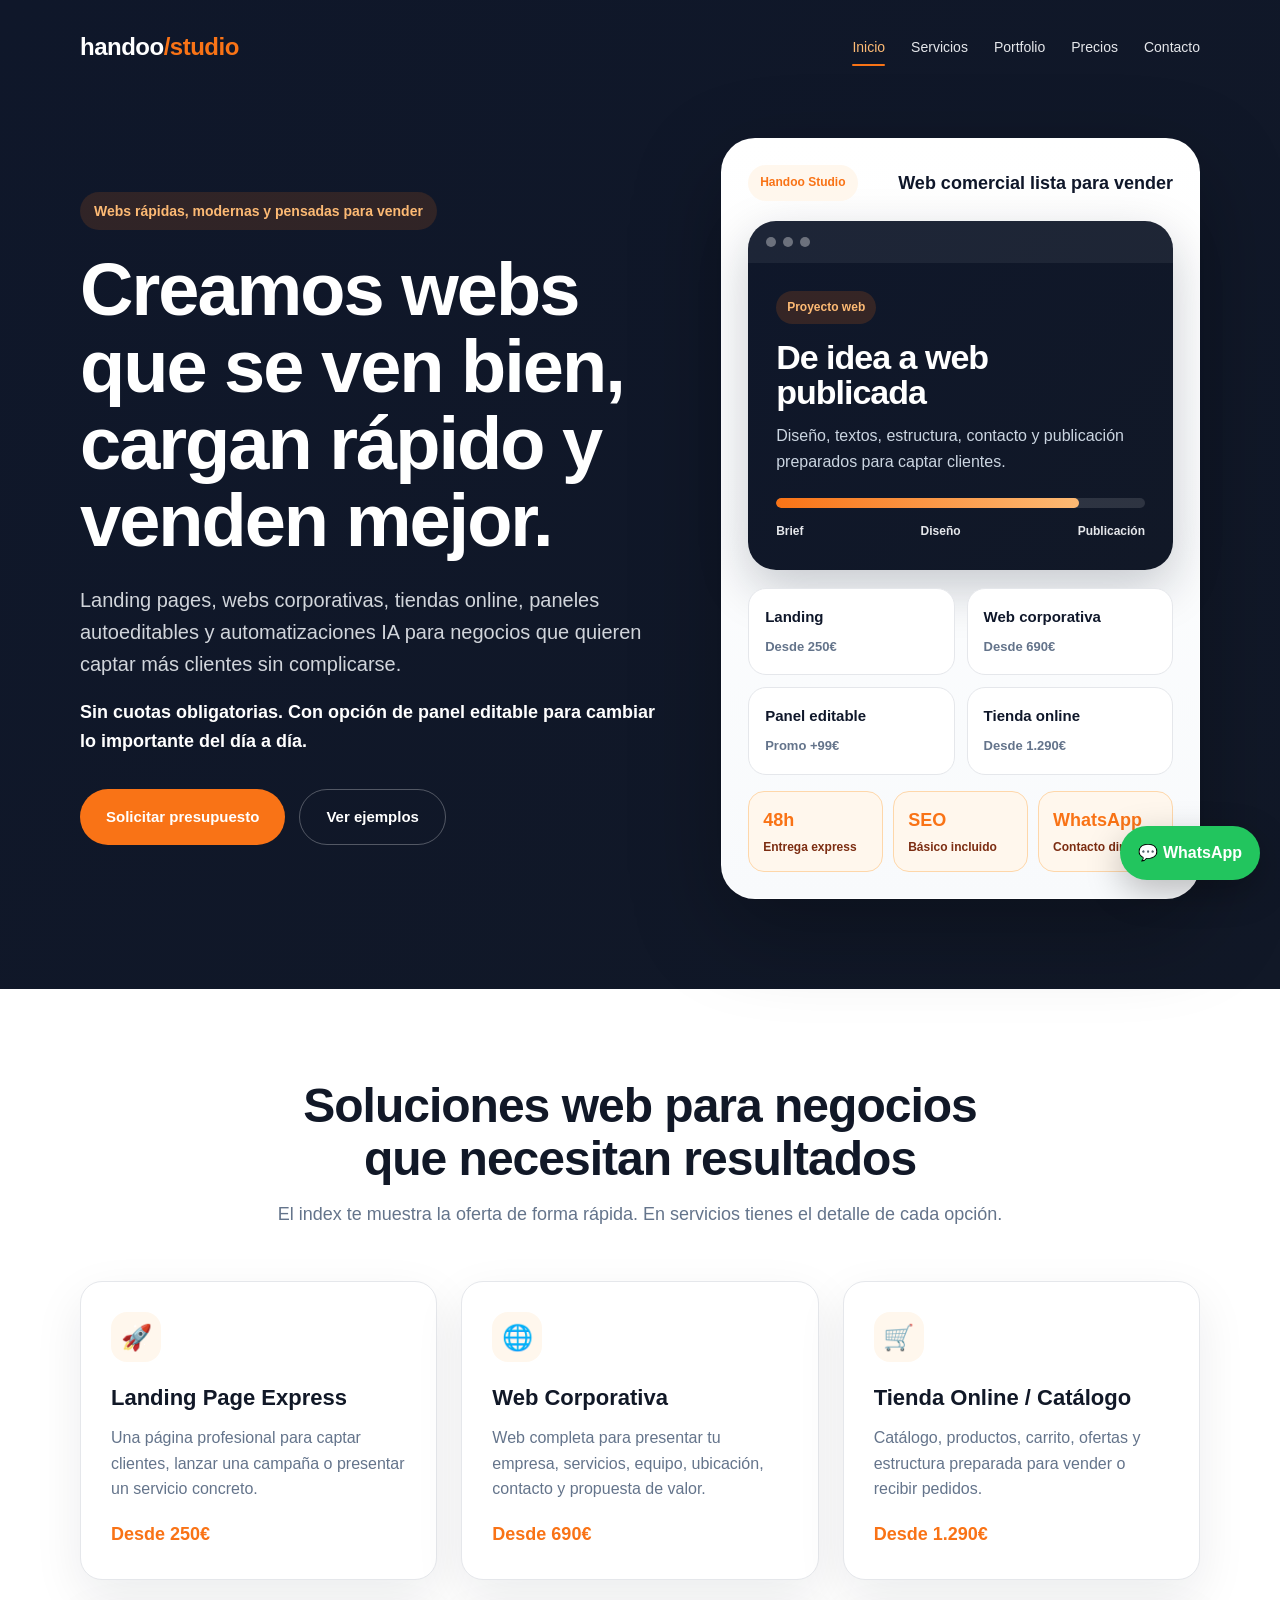
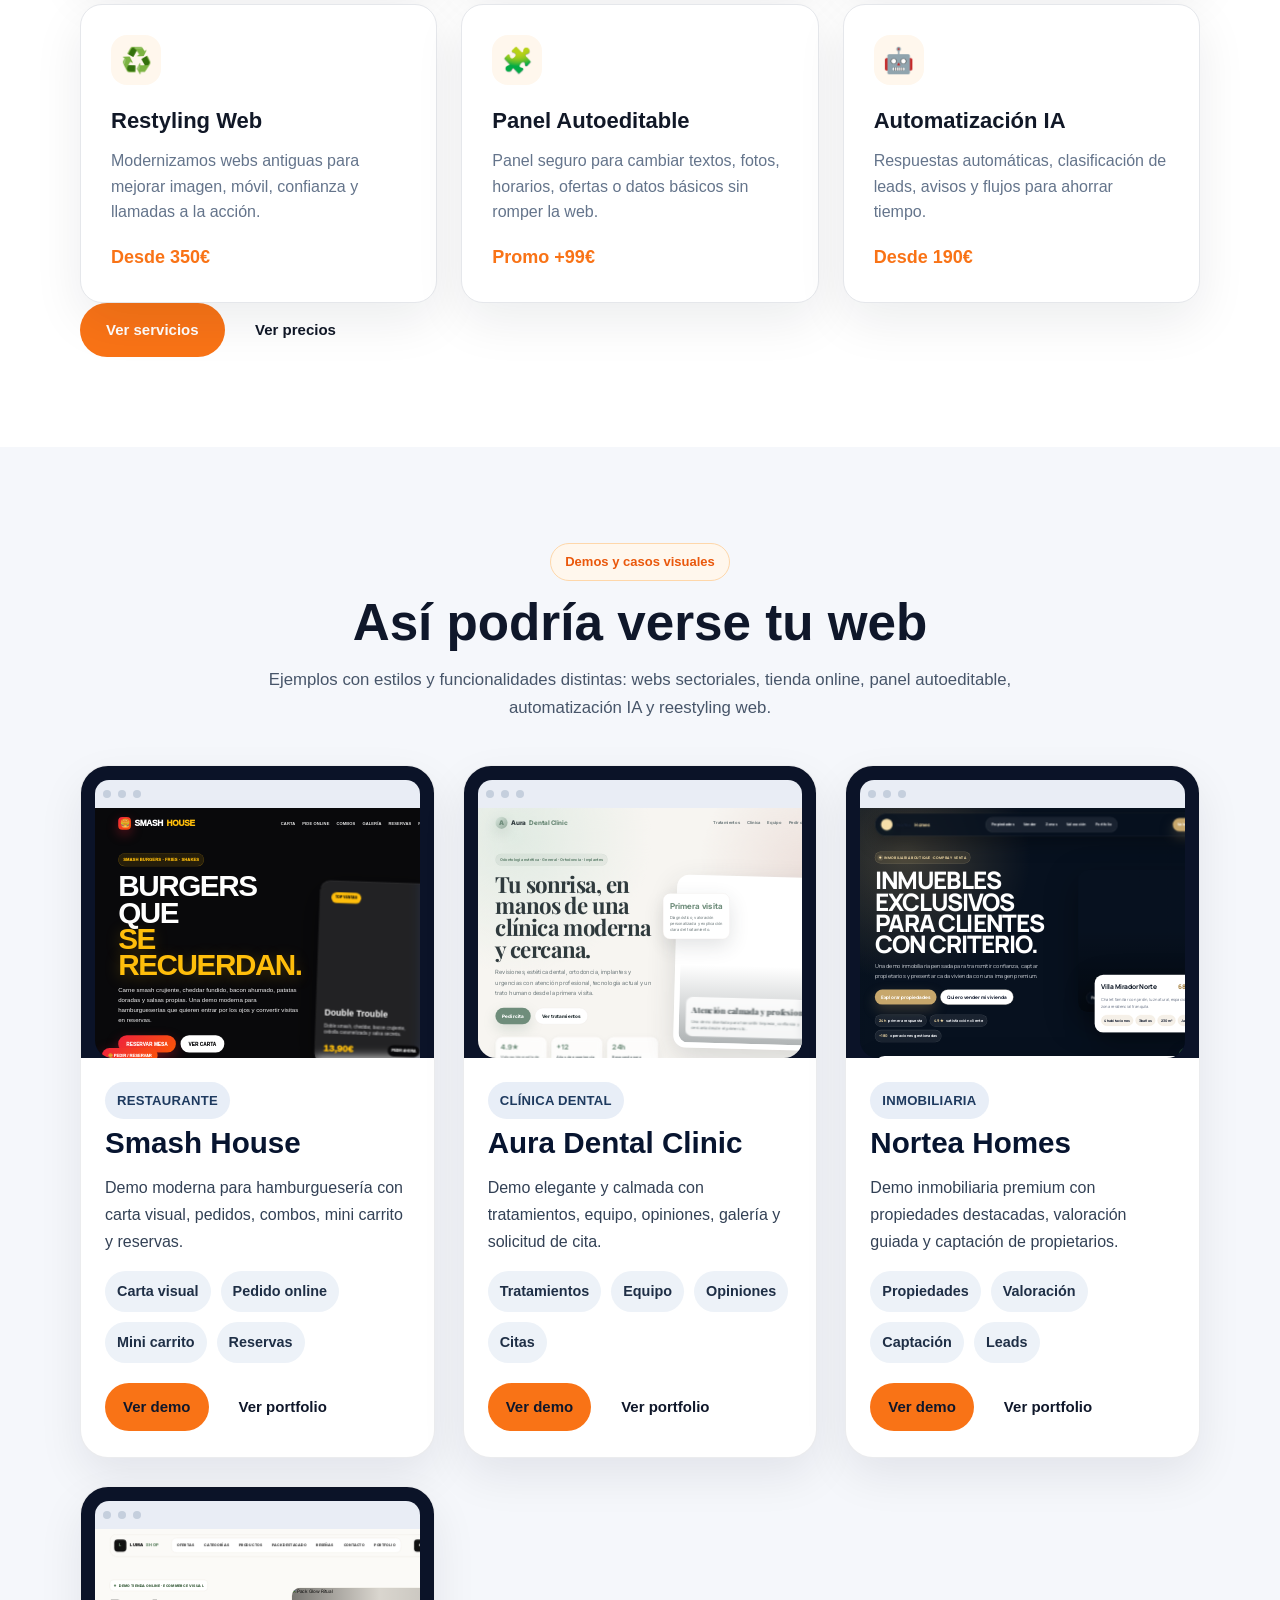
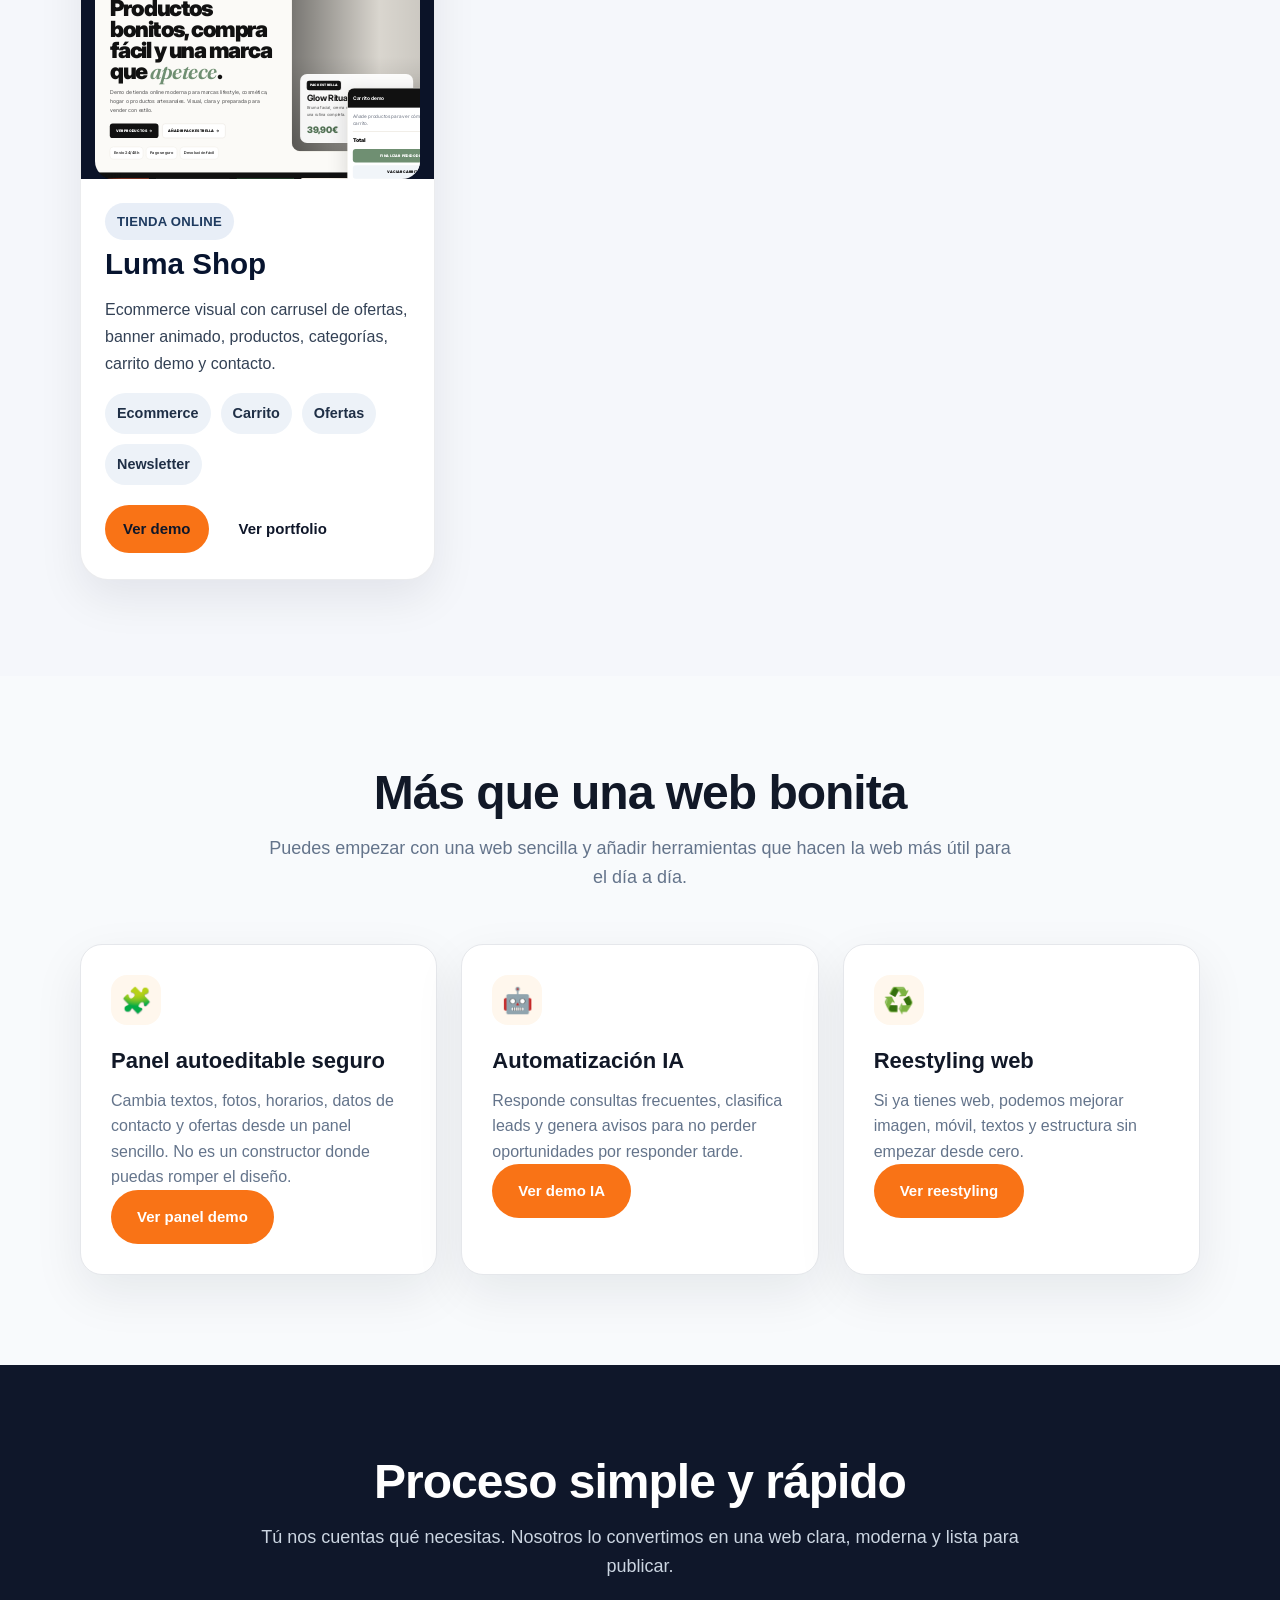
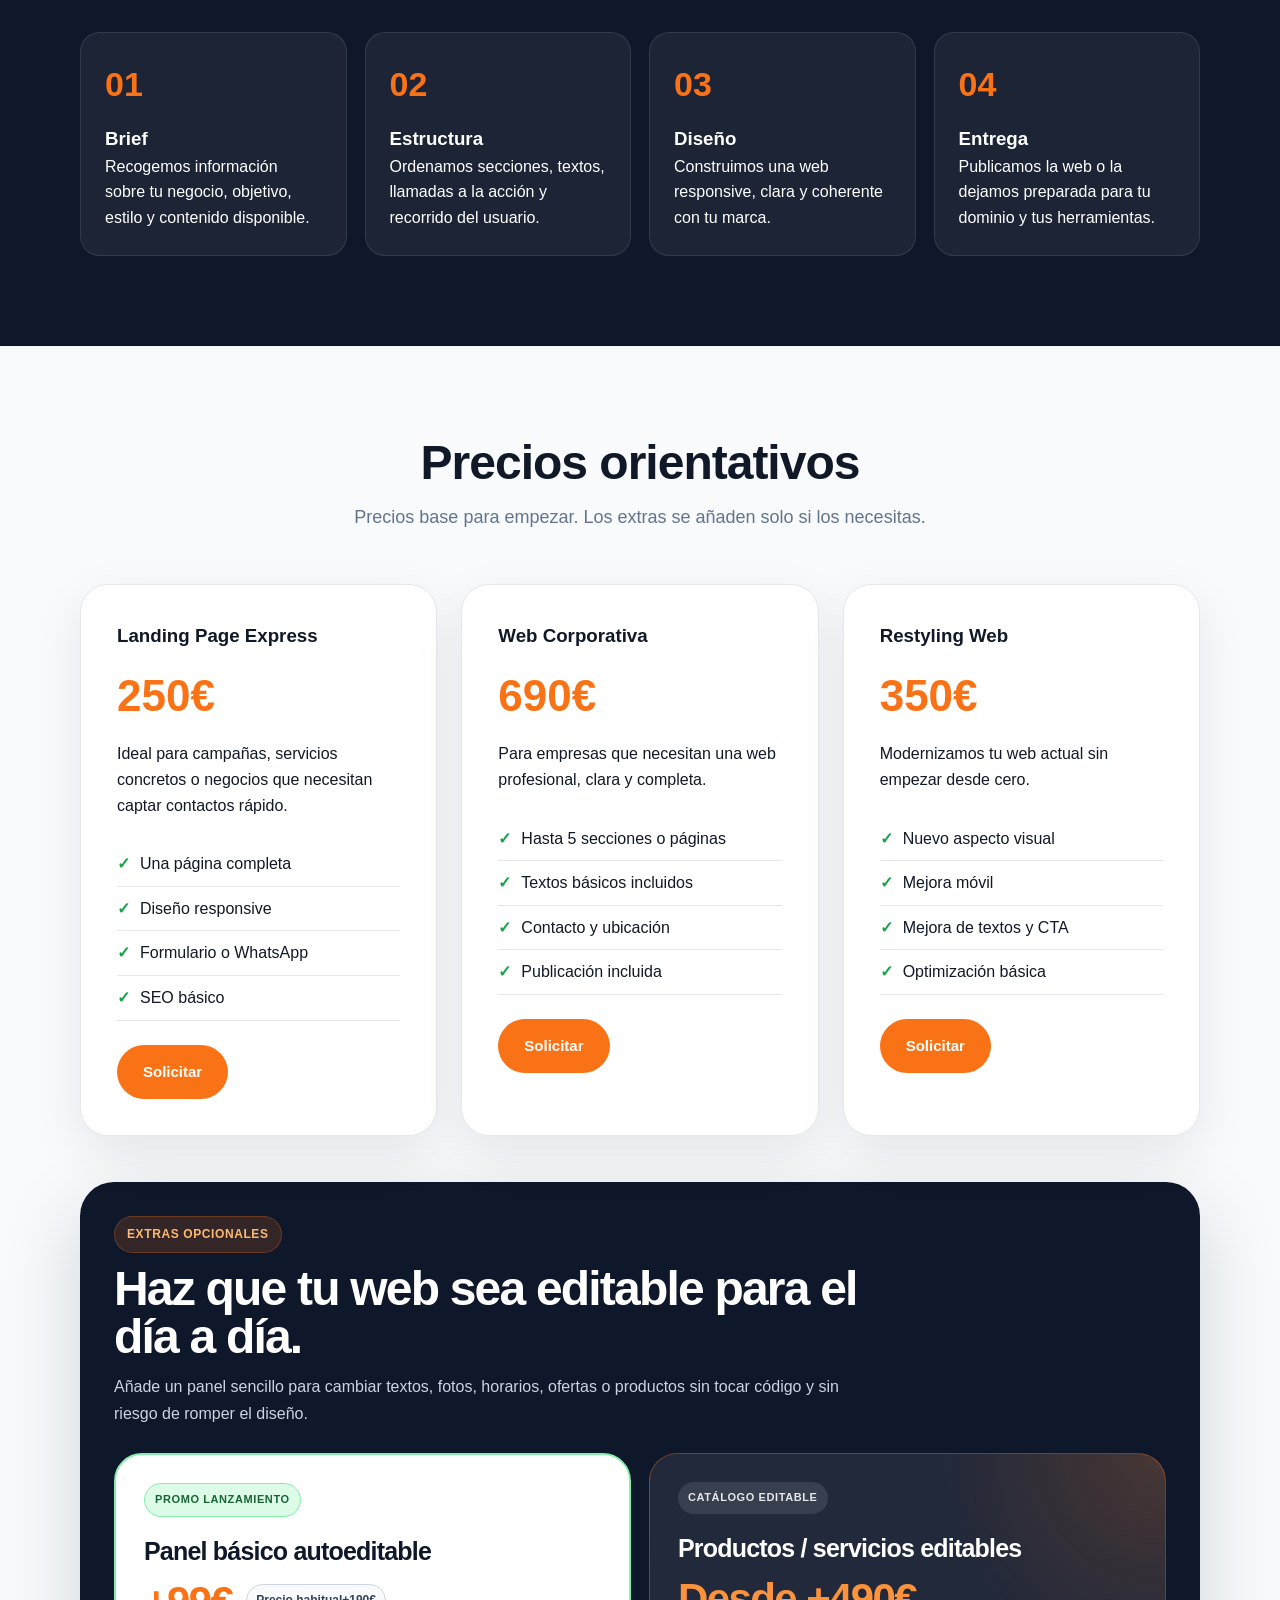
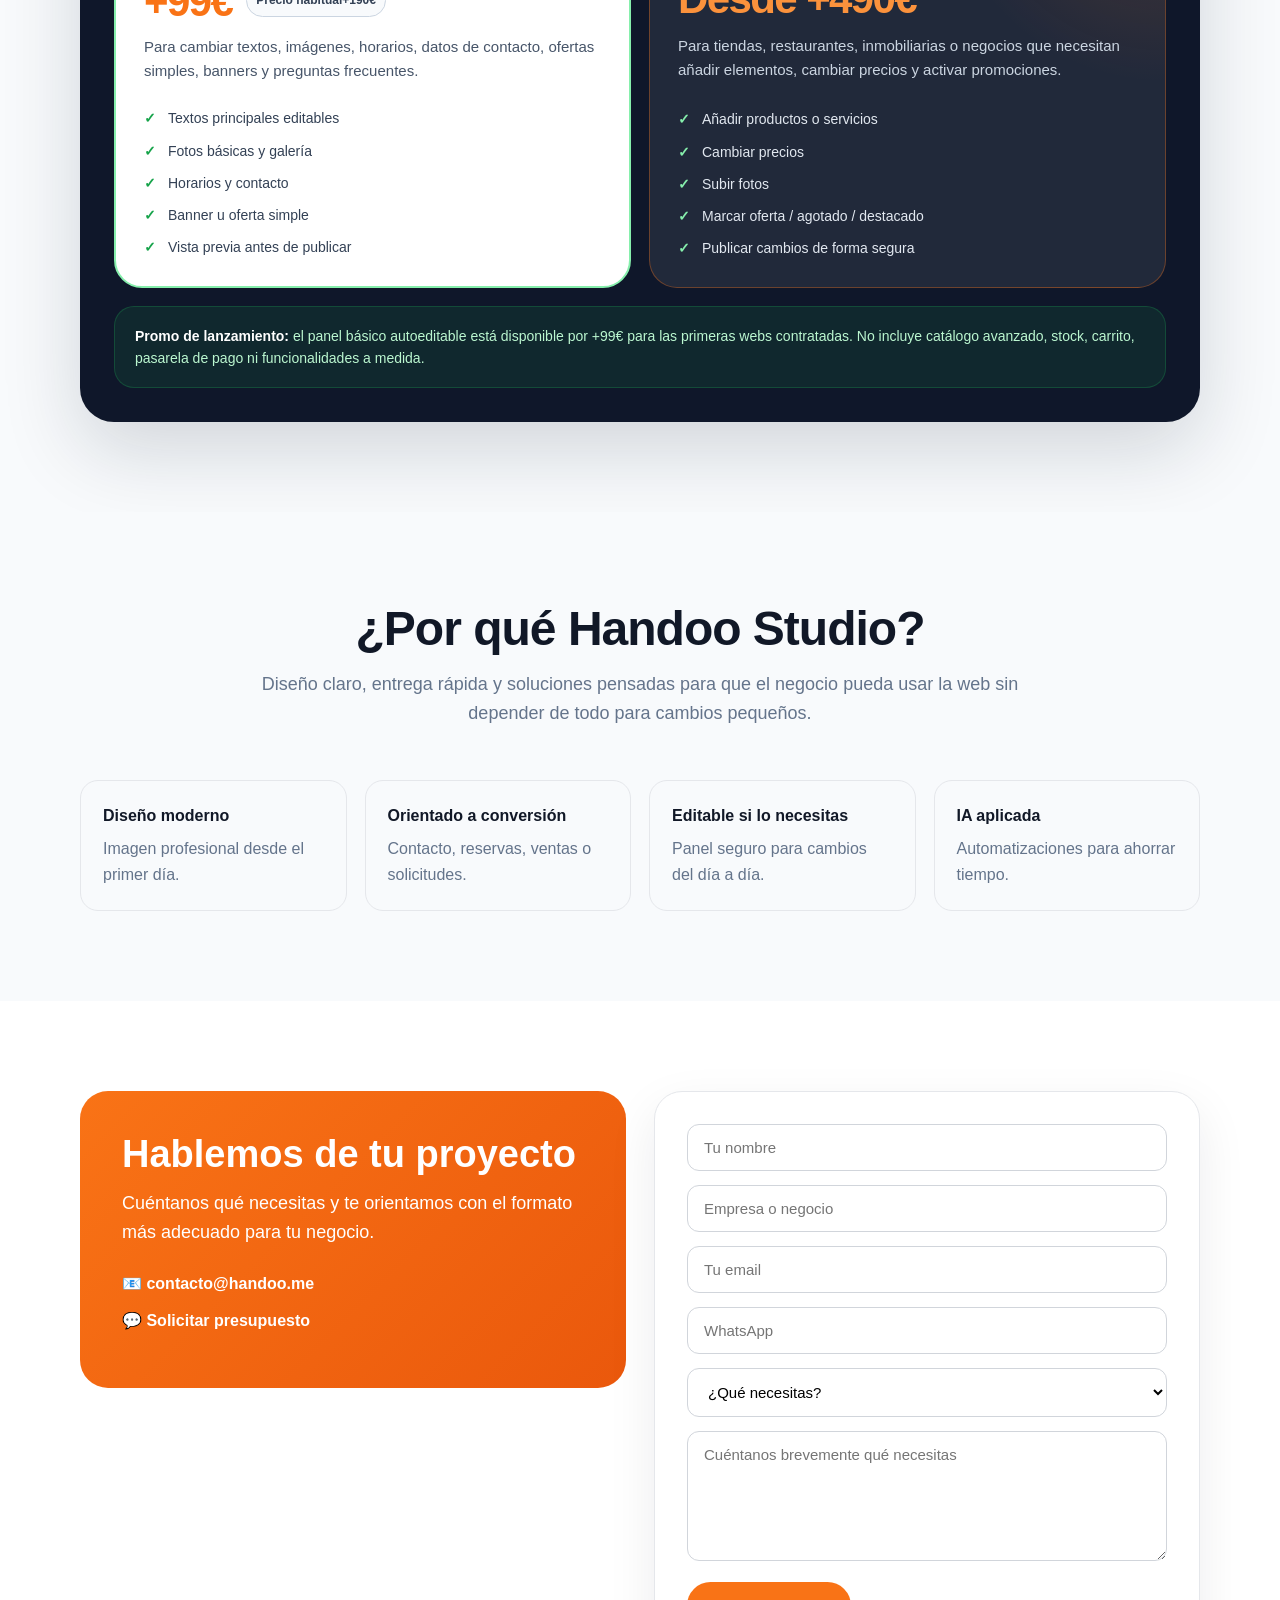
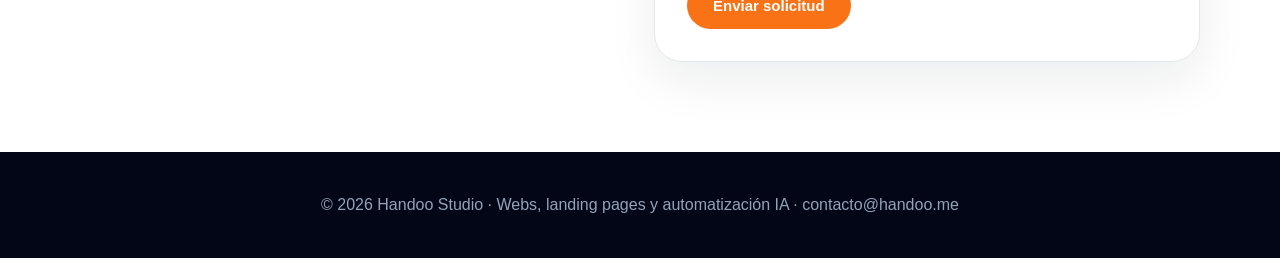
<file: index.html>
<!DOCTYPE html>
<html lang="es">
<head>
  <meta charset="UTF-8" />
  <meta name="viewport" content="width=device-width, initial-scale=1.0" />

  <title>Handoo Studio | Webs, landing pages y automatización IA</title>
  <meta name="description" content="Handoo Studio crea landing pages, webs corporativas, tiendas online, restyling web, paneles autoeditables y automatizaciones con IA para negocios que quieren captar más clientes." />

  <link rel="stylesheet" href="assets/css/style.css">
</head>

<body>

<header class="hero" data-edit-bg="page.home.cover">
  <div class="container">

    <nav class="navbar">
      <a href="index.html" class="logo">handoo<span>/studio</span></a>

      <div class="navlinks">
        <a href="index.html">Inicio</a>
        <a href="servicios.html">Servicios</a>
        <a href="portfolio.html">Portfolio</a>
        <a href="precios.html">Precios</a>
        <a href="contacto.html">Contacto</a>
      </div>
    </nav>

    <div class="hero-grid">

      <div>
        <div class="badge" data-edit="home.hero.badge">Webs rápidas, modernas y pensadas para vender</div>

        <h1 class="studio-hero-title" data-edit="home.hero.title">
          Creamos webs que se ven bien, cargan rápido y venden mejor.
        </h1>

        <p class="hero-text" data-edit="home.hero.text">
          Landing pages, webs corporativas, tiendas online, paneles autoeditables y automatizaciones IA para negocios que quieren captar más clientes sin complicarse.
        </p>

        <p class="hero-subline" data-edit="home.hero.subline">
          Sin cuotas obligatorias. Con opción de panel editable para cambiar lo importante del día a día.
        </p>

        <div class="hero-actions">
          <a href="contacto.html" class="btn btn-primary" data-edit="home.hero.primary">Solicitar presupuesto</a>
          <a href="portfolio.html" class="btn btn-outline" data-edit="home.hero.secondary">Ver ejemplos</a>
        </div>
      </div>

      <div class="home-hero-panel" data-edit-bg="page.home.cover">

        <div class="home-panel-top">
          <span>Handoo Studio</span>
          <strong>Web comercial lista para vender</strong>
        </div>

        <div class="home-panel-screen">
          <div class="screen-bar"><span></span><span></span><span></span></div>

          <div class="screen-content">
            <div class="screen-kicker">Proyecto web</div>
            <h3>De idea a web publicada</h3>
            <p>Diseño, textos, estructura, contacto y publicación preparados para captar clientes.</p>

            <div class="screen-progress"><div style="width:82%;"></div></div>

            <div class="screen-steps">
              <span>Brief</span>
              <span>Diseño</span>
              <span>Publicación</span>
            </div>
          </div>
        </div>

        <div class="home-panel-services">
          <div>
            <strong>Landing</strong>
            <span>Desde <span data-edit="service.landing.price">250€</span></span>
          </div>

          <div>
            <strong>Web corporativa</strong>
            <span>Desde <span data-edit="service.corporate.price">690€</span></span>
          </div>

          <div>
            <strong>Panel editable</strong>
            <span>Promo <span data-edit="service.panel.price">+99€</span></span>
          </div>

          <div>
            <strong>Tienda online</strong>
            <span>Desde <span data-edit="service.shop.price">1.290€</span></span>
          </div>
        </div>

        <div class="home-panel-bottom">
          <div><strong>48h</strong><span>Entrega express</span></div>
          <div><strong>SEO</strong><span>Básico incluido</span></div>
          <div><strong>WhatsApp</strong><span>Contacto directo</span></div>
        </div>

      </div>

    </div>
  </div>
</header>

<main>

  <section class="section section-soft" data-edit-bg="page.services.cover">
    <div class="container">

      <div class="section-title">
        <h2>Soluciones web para negocios que necesitan resultados</h2>
        <p>El index te muestra la oferta de forma rápida. En servicios tienes el detalle de cada opción.</p>
      </div>

      <div class="grid-3">

        <div class="card service-card" data-edit-card-bg="service.landing.image">
          <div class="card-icon">🚀</div>
          <h3 data-edit="service.landing.name">Landing Page Express</h3>
          <p data-edit="service.landing.short">Una página profesional para captar clientes, lanzar una campaña o presentar un servicio concreto.</p>
          <strong>Desde <span data-edit="service.landing.price">250€</span></strong>
        </div>

        <div class="card service-card" data-edit-card-bg="service.corporate.image">
          <div class="card-icon">🌐</div>
          <h3 data-edit="service.corporate.name">Web Corporativa</h3>
          <p data-edit="service.corporate.short">Web completa para presentar tu empresa, servicios, equipo, ubicación, contacto y propuesta de valor.</p>
          <strong>Desde <span data-edit="service.corporate.price">690€</span></strong>
        </div>

        <div class="card service-card" data-edit-card-bg="service.shop.image">
          <div class="card-icon">🛒</div>
          <h3 data-edit="service.shop.name">Tienda Online / Catálogo</h3>
          <p data-edit="service.shop.short">Catálogo, productos, carrito, ofertas y estructura preparada para vender o recibir pedidos.</p>
          <strong>Desde <span data-edit="service.shop.price">1.290€</span></strong>
        </div>

        <div class="card service-card" data-edit-card-bg="service.restyling.image">
          <div class="card-icon">♻️</div>
          <h3 data-edit="service.restyling.name">Restyling Web</h3>
          <p data-edit="service.restyling.short">Modernizamos webs antiguas para mejorar imagen, móvil, confianza y llamadas a la acción.</p>
          <strong>Desde <span data-edit="service.restyling.price">350€</span></strong>
        </div>

        <div class="card service-card" data-edit-card-bg="service.panel.image">
          <div class="card-icon">🧩</div>
          <h3 data-edit="service.panel.name">Panel Autoeditable</h3>
          <p data-edit="service.panel.short">Panel seguro para cambiar textos, fotos, horarios, ofertas o datos básicos sin romper la web.</p>
          <strong>Promo <span data-edit="service.panel.price">+99€</span></strong>
        </div>

        <div class="card service-card" data-edit-card-bg="service.ai.image">
          <div class="card-icon">🤖</div>
          <h3 data-edit="service.ai.name">Automatización IA</h3>
          <p data-edit="service.ai.short">Respuestas automáticas, clasificación de leads, avisos y flujos para ahorrar tiempo.</p>
          <strong data-edit="service.ai.price">Desde 190€</strong>
        </div>

      </div>

      <div class="section-actions">
        <a href="servicios.html" class="btn btn-primary">Ver servicios</a>
        <a href="precios.html" class="btn btn-secondary">Ver precios</a>
      </div>

    </div>
  </section>

  <section class="home-demos-preview">
    <div class="container">

      <div class="section-heading center">
        <span class="section-kicker">Demos y casos visuales</span>
        <h2>Así podría verse tu web</h2>
        <p>
          Ejemplos con estilos y funcionalidades distintas: webs sectoriales, tienda online,
          panel autoeditable, automatización IA y reestyling web.
        </p>
      </div>

      <div class="demo-preview-grid">

        <article class="demo-preview-card">
          <a href="demos/restaurante/index.html" class="demo-preview-frame" aria-label="Ver demo Smash House">
            <div class="mini-browser"><span></span><span></span><span></span></div>
            <div class="live-preview"><iframe src="demos/restaurante/index.html" loading="lazy" title="Vista previa demo restaurante"></iframe></div>
          </a>
          <div class="demo-preview-content">
            <div class="demo-preview-top"><span class="demo-sector">Restaurante</span><h3>Smash House</h3></div>
            <p>Demo moderna para hamburguesería con carta visual, pedidos, combos, mini carrito y reservas.</p>
            <div class="demo-tags"><span>Carta visual</span><span>Pedido online</span><span>Mini carrito</span><span>Reservas</span></div>
            <div class="demo-actions"><a class="btn btn-primary" href="demos/restaurante/index.html">Ver demo</a><a class="btn btn-secondary" href="portfolio.html">Ver portfolio</a></div>
          </div>
        </article>

        <article class="demo-preview-card">
          <a href="demos/clinica/index.html" class="demo-preview-frame" aria-label="Ver demo Aura Dental Clinic">
            <div class="mini-browser"><span></span><span></span><span></span></div>
            <div class="live-preview"><iframe src="demos/clinica/index.html" loading="lazy" title="Vista previa demo clínica"></iframe></div>
          </a>
          <div class="demo-preview-content">
            <div class="demo-preview-top"><span class="demo-sector">Clínica dental</span><h3>Aura Dental Clinic</h3></div>
            <p>Demo elegante y calmada con tratamientos, equipo, opiniones, galería y solicitud de cita.</p>
            <div class="demo-tags"><span>Tratamientos</span><span>Equipo</span><span>Opiniones</span><span>Citas</span></div>
            <div class="demo-actions"><a class="btn btn-primary" href="demos/clinica/index.html">Ver demo</a><a class="btn btn-secondary" href="portfolio.html">Ver portfolio</a></div>
          </div>
        </article>

        <article class="demo-preview-card">
          <a href="demos/inmobiliaria/index.html" class="demo-preview-frame" aria-label="Ver demo Nortea Homes">
            <div class="mini-browser"><span></span><span></span><span></span></div>
            <div class="live-preview"><iframe src="demos/inmobiliaria/index.html" loading="lazy" title="Vista previa demo inmobiliaria"></iframe></div>
          </a>
          <div class="demo-preview-content">
            <div class="demo-preview-top"><span class="demo-sector">Inmobiliaria</span><h3>Nortea Homes</h3></div>
            <p>Demo inmobiliaria premium con propiedades destacadas, valoración guiada y captación de propietarios.</p>
            <div class="demo-tags"><span>Propiedades</span><span>Valoración</span><span>Captación</span><span>Leads</span></div>
            <div class="demo-actions"><a class="btn btn-primary" href="demos/inmobiliaria/index.html">Ver demo</a><a class="btn btn-secondary" href="portfolio.html">Ver portfolio</a></div>
          </div>
        </article>

        <article class="demo-preview-card">
          <a href="demos/tienda/index.html" class="demo-preview-frame" aria-label="Ver demo Luma Shop">
            <div class="mini-browser"><span></span><span></span><span></span></div>
            <div class="live-preview"><iframe src="demos/tienda/index.html" loading="lazy" title="Vista previa demo tienda online"></iframe></div>
          </a>
          <div class="demo-preview-content">
            <div class="demo-preview-top"><span class="demo-sector">Tienda online</span><h3>Luma Shop</h3></div>
            <p>Ecommerce visual con carrusel de ofertas, banner animado, productos, categorías, carrito demo y contacto.</p>
            <div class="demo-tags"><span>Ecommerce</span><span>Carrito</span><span>Ofertas</span><span>Newsletter</span></div>
            <div class="demo-actions"><a class="btn btn-primary" href="demos/tienda/index.html">Ver demo</a><a class="btn btn-secondary" href="portfolio.html">Ver portfolio</a></div>
          </div>
        </article>

      </div>

    </div>
  </section>

  <section class="section">
    <div class="container">

      <div class="section-title">
        <h2>Más que una web bonita</h2>
        <p>Puedes empezar con una web sencilla y añadir herramientas que hacen la web más útil para el día a día.</p>
      </div>

      <div class="grid-3">

        <div class="card service-card">
          <div class="card-icon">🧩</div>
          <h3>Panel autoeditable seguro</h3>
          <p>Cambia textos, fotos, horarios, datos de contacto y ofertas desde un panel sencillo. No es un constructor donde puedas romper el diseño.</p>
          <a href="demos/editor/index.html" class="btn btn-primary">Ver panel demo</a>
        </div>

        <div class="card service-card" data-edit-card-bg="service.ai.image">
          <div class="card-icon">🤖</div>
          <h3 data-edit="service.ai.name">Automatización IA</h3>
          <p>Responde consultas frecuentes, clasifica leads y genera avisos para no perder oportunidades por responder tarde.</p>
          <a href="demos/ia/index.html" class="btn btn-primary">Ver demo IA</a>
        </div>

        <div class="card service-card">
          <div class="card-icon">♻️</div>
          <h3>Reestyling web</h3>
          <p>Si ya tienes web, podemos mejorar imagen, móvil, textos y estructura sin empezar desde cero.</p>
          <a href="demos/restyling/index.html" class="btn btn-primary">Ver reestyling</a>
        </div>

      </div>

    </div>
  </section>

  <section class="section section-dark">
    <div class="container">
      <div class="section-title">
        <h2>Proceso simple y rápido</h2>
        <p>Tú nos cuentas qué necesitas. Nosotros lo convertimos en una web clara, moderna y lista para publicar.</p>
      </div>

      <div class="grid-4">
        <div class="step"><div class="step-number">01</div><h3>Brief</h3><p>Recogemos información sobre tu negocio, objetivo, estilo y contenido disponible.</p></div>
        <div class="step"><div class="step-number">02</div><h3>Estructura</h3><p>Ordenamos secciones, textos, llamadas a la acción y recorrido del usuario.</p></div>
        <div class="step"><div class="step-number">03</div><h3>Diseño</h3><p>Construimos una web responsive, clara y coherente con tu marca.</p></div>
        <div class="step"><div class="step-number">04</div><h3>Entrega</h3><p>Publicamos la web o la dejamos preparada para tu dominio y tus herramientas.</p></div>
      </div>
    </div>
  </section>

  <section class="section" id="precios">
    <div class="container">

      <div class="section-title">
        <h2>Precios orientativos</h2>
        <p>Precios base para empezar. Los extras se añaden solo si los necesitas.</p>
      </div>

      <div class="grid-3">

        <div class="price-card" data-edit-card-bg="service.landing.image">
          <h3 data-edit="service.landing.name">Landing Page</h3>
          <div class="price" data-edit="service.landing.price">250€</div>
          <p>Ideal para campañas, servicios concretos o negocios que necesitan captar contactos rápido.</p>
          <ul><li>Una página completa</li><li>Diseño responsive</li><li>Formulario o WhatsApp</li><li>SEO básico</li></ul>
          <a href="contacto.html" class="btn btn-primary">Solicitar</a>
        </div>

        <div class="price-card featured" data-edit-card-bg="service.corporate.image">
          <h3 data-edit="service.corporate.name">Web Corporativa</h3>
          <div class="price" data-edit="service.corporate.price">690€</div>
          <p>Para empresas que necesitan una web profesional, clara y completa.</p>
          <ul><li>Hasta 5 secciones o páginas</li><li>Textos básicos incluidos</li><li>Contacto y ubicación</li><li>Publicación incluida</li></ul>
          <a href="contacto.html" class="btn btn-primary">Solicitar</a>
        </div>

        <div class="price-card" data-edit-card-bg="service.restyling.image">
          <h3 data-edit="service.restyling.name">Restyling Web</h3>
          <div class="price" data-edit="service.restyling.price">350€</div>
          <p>Modernizamos tu web actual sin empezar desde cero.</p>
          <ul><li>Nuevo aspecto visual</li><li>Mejora móvil</li><li>Mejora de textos y CTA</li><li>Optimización básica</li></ul>
          <a href="contacto.html" class="btn btn-primary">Solicitar</a>
        </div>

      </div>

      <div class="pricing-addons">
        <div class="pricing-addons-header">
          <div>
            <span>Extras opcionales</span>
            <h3>Haz que tu web sea editable para el día a día.</h3>
          </div>

          <p>
            Añade un panel sencillo para cambiar textos, fotos, horarios, ofertas
            o productos sin tocar código y sin riesgo de romper el diseño.
          </p>
        </div>

        <div class="pricing-addons-grid">

          <article class="pricing-addon-card promo-addon">
            <div>
              <span class="addon-badge promo">Promo lanzamiento</span>
              <h4>Panel básico autoeditable</h4>

              <div class="addon-price-line">
                <strong data-edit="service.panel.price">+99€</strong>
                <small>Precio habitual <span data-edit="service.panel.usualPrice">+190€</span></small>
              </div>

              <p>
                Para cambiar textos, imágenes, horarios, datos de contacto,
                ofertas simples, banners y preguntas frecuentes.
              </p>
            </div>

            <ul>
              <li>Textos principales editables</li>
              <li>Fotos básicas y galería</li>
              <li>Horarios y contacto</li>
              <li>Banner u oferta simple</li>
              <li>Vista previa antes de publicar</li>
            </ul>
          </article>

          <article class="pricing-addon-card featured-addon">
            <div>
              <span class="addon-badge">Catálogo editable</span>
              <h4>Productos / servicios editables</h4>
              <strong data-edit="service.catalog.price">Desde +490€</strong>
              <p>
                Para tiendas, restaurantes, inmobiliarias o negocios que necesitan
                añadir elementos, cambiar precios y activar promociones.
              </p>
            </div>

            <ul>
              <li>Añadir productos o servicios</li>
              <li>Cambiar precios</li>
              <li>Subir fotos</li>
              <li>Marcar oferta / agotado / destacado</li>
              <li>Publicar cambios de forma segura</li>
            </ul>
          </article>

        </div>

        <div class="pricing-addons-note" data-edit-visible="promo.panel.active">
          <strong>Promo de lanzamiento:</strong>
          <span data-edit="promo.panel.text">el panel básico autoeditable está disponible por +99€ para las primeras webs contratadas.</span>
          No incluye catálogo avanzado, stock, carrito, pasarela de pago ni funcionalidades a medida.
        </div>
      </div>

    </div>
  </section>

  <section class="section section-soft home-benefits">
    <div class="container">
      <div class="section-title">
        <h2>¿Por qué Handoo Studio?</h2>
        <p>Diseño claro, entrega rápida y soluciones pensadas para que el negocio pueda usar la web sin depender de todo para cambios pequeños.</p>
      </div>

      <div class="grid-4">
        <div class="why-item">Diseño moderno<span>Imagen profesional desde el primer día.</span></div>
        <div class="why-item">Orientado a conversión<span>Contacto, reservas, ventas o solicitudes.</span></div>
        <div class="why-item">Editable si lo necesitas<span>Panel seguro para cambios del día a día.</span></div>
        <div class="why-item">IA aplicada<span>Automatizaciones para ahorrar tiempo.</span></div>
      </div>
    </div>
  </section>

  <section class="section section-soft">
    <div class="container">

      <div class="contact-grid">

        <div class="contact-info">
          <h2>Hablemos de tu proyecto</h2>
          <p data-edit="contact.cta">
            Cuéntanos qué necesitas y te orientamos con el formato más adecuado para tu negocio.
          </p>

          <a href="mailto:contacto@handoo.me" data-edit-mailto="contact.email">📧 contacto@handoo.me</a>
          <a href="contacto.html">💬 Solicitar presupuesto</a>
        </div>

        <form class="form-card" action="mailto:contacto@handoo.me" method="post" enctype="text/plain">
          <input type="text" name="Nombre" placeholder="Tu nombre" required>
          <input type="text" name="Empresa" placeholder="Empresa o negocio">
          <input type="email" name="Email" placeholder="Tu email" required>
          <input type="text" name="WhatsApp" placeholder="WhatsApp">

          <select name="Tipo de proyecto">
            <option value="">¿Qué necesitas?</option>
            <option>Landing Page</option>
            <option>Web corporativa</option>
            <option>Tienda online</option>
            <option>Restyling web</option>
            <option>Panel autoeditable</option>
            <option>Automatización IA</option>
            <option>No lo tengo claro</option>
          </select>

          <textarea name="Mensaje" placeholder="Cuéntanos brevemente qué necesitas"></textarea>

          <button class="btn btn-primary" type="submit">Enviar solicitud</button>
        </form>

      </div>

    </div>
  </section>

</main>

<footer class="footer">
  <div class="container">
    © 2026 Handoo Studio · Webs, landing pages y automatización IA · <span data-edit="contact.email">contacto@handoo.me</span>
  </div>
</footer>

<a class="whatsapp" href="contacto.html">💬 WhatsApp</a>

<script src="assets/js/content-loader.js"></script>
<script src="assets/js/main.js"></script>
</body>
</html>
</file>
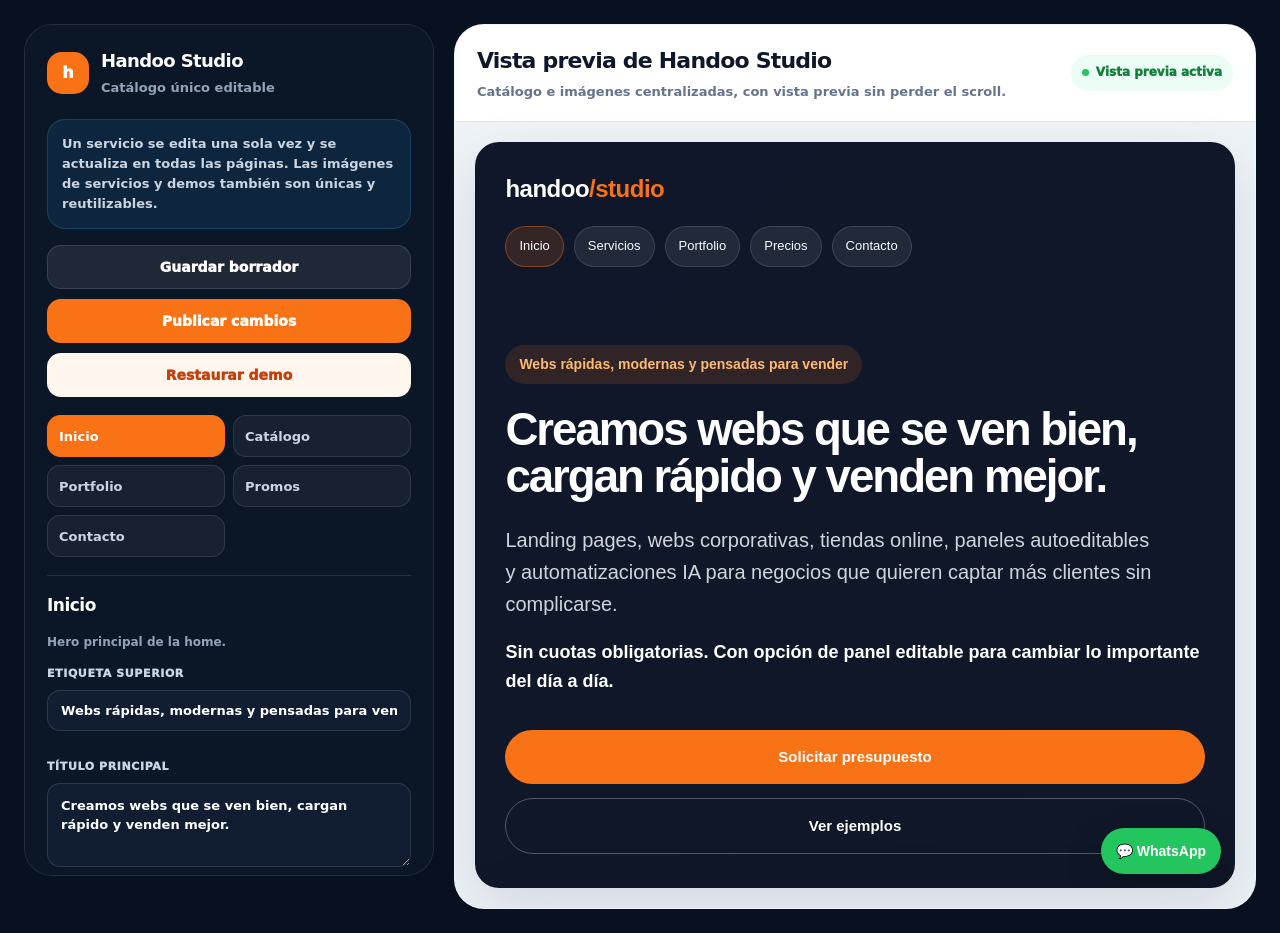
<file: panel/index.html>
<!DOCTYPE html>
<html lang="es">
<head>
  <meta charset="UTF-8" />
  <meta name="viewport" content="width=device-width, initial-scale=1.0" />
  <title>Panel editable | Handoo Studio</title>
  <meta name="description" content="Panel privado de edición de Handoo Studio." />
  <link rel="stylesheet" href="../assets/css/style.css">
  <style>
    body{margin:0;background:#07111f;color:#0f172a;font-family:Inter,system-ui,-apple-system,BlinkMacSystemFont,"Segoe UI",sans-serif}.panel-shell{min-height:100vh;padding:24px;display:grid;grid-template-columns:410px 1fr;gap:20px}.panel-sidebar{background:#0b1627;border:1px solid rgba(255,255,255,.10);border-radius:28px;padding:22px;color:white;position:sticky;top:24px;height:calc(100vh - 48px);overflow:auto}.panel-brand{display:flex;align-items:center;gap:12px;margin-bottom:20px}.panel-brand-mark{width:42px;height:42px;border-radius:15px;background:#f97316;display:grid;place-items:center;color:white;font-weight:950}.panel-brand strong{display:block;font-size:18px;letter-spacing:-.6px}.panel-brand span{display:block;margin-top:2px;color:#94a3b8;font-size:13px;font-weight:700}.panel-note{margin-bottom:16px;padding:14px;border-radius:18px;background:rgba(56,189,248,.10);border:1px solid rgba(56,189,248,.18);color:#cbd5e1;font-size:13px;line-height:1.55;font-weight:700}.panel-actions{display:grid;grid-template-columns:1fr;gap:10px;margin-bottom:18px}.panel-btn{width:100%;min-height:44px;border:0;border-radius:14px;padding:0 14px;font-family:inherit;font-size:14px;font-weight:950;cursor:pointer}.panel-btn.primary{background:#f97316;color:white}.panel-btn.secondary{background:rgba(255,255,255,.08);color:white;border:1px solid rgba(255,255,255,.12)}.panel-btn.danger{background:#fff7ed;color:#c2410c}.panel-tabs{display:grid;grid-template-columns:1fr 1fr;gap:8px;margin-bottom:18px}.panel-tab{min-height:42px;border:1px solid rgba(255,255,255,.10);border-radius:13px;background:rgba(255,255,255,.05);color:#cbd5e1;font-family:inherit;font-size:13px;font-weight:900;cursor:pointer;text-align:left;padding:0 11px}.panel-tab.is-active,.panel-tab:hover{background:#f97316;border-color:#f97316;color:white}.panel-section{display:none;padding-top:16px;border-top:1px solid rgba(255,255,255,.10)}.panel-section.is-active{display:block}.panel-section h2{margin:0 0 14px;color:white;font-size:17px;letter-spacing:-.5px}.panel-section-intro{margin:0 0 14px;color:#94a3b8;font-size:12px;line-height:1.5;font-weight:700}.panel-subtitle{margin:20px 0 12px;padding-top:16px;border-top:1px solid rgba(255,255,255,.10);color:#fdba74;font-size:13px;font-weight:950;text-transform:uppercase;letter-spacing:.7px}.panel-field{margin-bottom:13px}.panel-field label{display:block;margin-bottom:7px;color:#cbd5e1;font-size:11px;font-weight:950;text-transform:uppercase;letter-spacing:.6px}.panel-field input,.panel-field textarea{width:100%;border:1px solid rgba(255,255,255,.12);border-radius:13px;background:#111d31;color:white;padding:12px 13px;font-family:inherit;font-size:13px;font-weight:750;outline:none}.panel-field textarea{min-height:84px;resize:vertical;line-height:1.5}.panel-check{display:flex;align-items:center;gap:10px;padding:12px;border-radius:14px;background:#111d31;border:1px solid rgba(255,255,255,.12);color:#e2e8f0;font-size:13px;font-weight:850;margin-bottom:13px}.panel-check input{accent-color:#f97316}.image-field{padding:14px;border-radius:18px;background:#111d31;border:1px solid rgba(255,255,255,.12);margin-bottom:14px}.image-field label{display:block;color:#cbd5e1;font-size:12px;font-weight:950;text-transform:uppercase;letter-spacing:.6px;margin-bottom:10px}.image-preview{height:135px;border-radius:15px;border:1px dashed rgba(255,255,255,.22);background:linear-gradient(135deg,rgba(255,255,255,.05),rgba(255,255,255,.02));background-size:cover;background-position:center;margin-bottom:10px;display:grid;place-items:center;color:#94a3b8;font-size:12px;font-weight:850;text-align:center;padding:12px}.image-preview::before{content:"Sin imagen"}.image-preview.has-image::before{content:""}.image-actions{display:grid;grid-template-columns:1fr auto;gap:8px;align-items:center}.image-actions input{color:#cbd5e1;font-size:12px;max-width:100%}.image-remove{border:0;min-height:36px;border-radius:11px;padding:0 10px;background:#fff7ed;color:#c2410c;font-family:inherit;font-size:12px;font-weight:950;cursor:pointer}.panel-main{background:#eef3f8;border-radius:30px;overflow:hidden;border:1px solid rgba(255,255,255,.10)}.panel-topbar{display:flex;align-items:center;justify-content:space-between;gap:16px;padding:18px 22px;background:white;border-bottom:1px solid #dbe4ef}.panel-topbar h1{margin:0;color:#0f172a;font-size:22px;letter-spacing:-.8px}.panel-topbar p{margin:4px 0 0;color:#64748b;font-size:13px;font-weight:700}.panel-status{display:inline-flex;align-items:center;gap:7px;padding:8px 11px;border-radius:999px;background:#ecfdf5;color:#15803d;font-size:12px;font-weight:950}.panel-status::before{content:"";width:7px;height:7px;border-radius:50%;background:#22c55e}.panel-preview-wrap{padding:20px;height:calc(100vh - 114px)}.panel-preview{width:100%;height:100%;border:0;border-radius:24px;background:white;box-shadow:0 22px 60px rgba(15,23,42,.12)}.panel-toast{position:fixed;right:24px;bottom:24px;z-index:50;display:none;max-width:380px;padding:15px 16px;border-radius:18px;background:#0f172a;color:white;box-shadow:0 20px 60px rgba(15,23,42,.24);font-size:13px;font-weight:850}.panel-toast.is-visible{display:block}@media(max-width:1050px){.panel-shell{grid-template-columns:1fr}.panel-sidebar{position:relative;top:auto;height:auto}.panel-preview-wrap{height:760px}}@media(max-width:640px){.panel-shell{padding:12px}.panel-tabs{grid-template-columns:1fr}.panel-topbar{flex-direction:column;align-items:flex-start}}
  </style>
</head>
<body>
  <div class="panel-shell">
    <aside class="panel-sidebar">
      <div class="panel-brand"><div class="panel-brand-mark">h</div><div><strong>Handoo Studio</strong><span>Catálogo único editable</span></div></div>
      <div class="panel-note">Un servicio se edita una sola vez y se actualiza en todas las páginas. Las imágenes de servicios y demos también son únicas y reutilizables.</div>
      <div class="panel-actions"><button class="panel-btn secondary" type="button" data-panel-save>Guardar borrador</button><button class="panel-btn primary" type="button" data-panel-publish>Publicar cambios</button><button class="panel-btn danger" type="button" data-panel-reset>Restaurar demo</button></div>
      <div class="panel-tabs"><button class="panel-tab is-active" type="button" data-panel-tab="inicio">Inicio</button><button class="panel-tab" type="button" data-panel-tab="catalogo">Catálogo</button><button class="panel-tab" type="button" data-panel-tab="portfolio">Portfolio</button><button class="panel-tab" type="button" data-panel-tab="promos">Promos</button><button class="panel-tab" type="button" data-panel-tab="contacto">Contacto</button></div>
      <form data-panel-form>
        <section class="panel-section is-active" data-panel-section="inicio">
          <h2>Inicio</h2><p class="panel-section-intro">Hero principal de la home.</p>
          <div class="panel-field"><label>Etiqueta superior</label><input type="text" data-field="home.hero.badge"></div>
          <div class="panel-field"><label>Título principal</label><textarea data-field="home.hero.title"></textarea></div>
          <div class="panel-field"><label>Texto principal</label><textarea data-field="home.hero.text"></textarea></div>
          <div class="panel-field"><label>Sublinea</label><textarea data-field="home.hero.subline"></textarea></div>
          <div class="panel-field"><label>Botón principal</label><input type="text" data-field="home.hero.primary"></div>
          <div class="panel-field"><label>Botón secundario</label><input type="text" data-field="home.hero.secondary"></div>
          <h3 class="panel-subtitle">Imagen de inicio</h3><div class="image-field"><label>Imagen hero / fondo inicio</label><div class="image-preview" data-image-preview="page.home.cover"></div><div class="image-actions"><input type="file" accept="image/png,image/jpeg,image/jpg,image/webp" data-image-field="page.home.cover"><button type="button" class="image-remove" data-image-remove="page.home.cover">Quitar</button></div></div>
        </section>
        <section class="panel-section" data-panel-section="catalogo">
          <h2>Catálogo comercial</h2><p class="panel-section-intro">Servicios globales. Lo que cambies aquí se actualiza en index, servicios y precios.</p>
          <h3 class="panel-subtitle">Landing Page</h3>
          <div class="panel-field"><label>Nombre</label><input type="text" data-field="service.landing.name"></div>
          <div class="panel-field"><label>Descripción corta</label><textarea data-field="service.landing.short"></textarea></div>
          <div class="panel-field"><label>Precio</label><input type="text" data-field="service.landing.price"></div>
          <div class="image-field"><label>Imagen del servicio</label><div class="image-preview" data-image-preview="service.landing.image"></div><div class="image-actions"><input type="file" accept="image/png,image/jpeg,image/jpg,image/webp" data-image-field="service.landing.image"><button type="button" class="image-remove" data-image-remove="service.landing.image">Quitar</button></div></div>
          <h3 class="panel-subtitle">Web Corporativa</h3>
          <div class="panel-field"><label>Nombre</label><input type="text" data-field="service.corporate.name"></div>
          <div class="panel-field"><label>Descripción corta</label><textarea data-field="service.corporate.short"></textarea></div>
          <div class="panel-field"><label>Precio</label><input type="text" data-field="service.corporate.price"></div>
          <div class="image-field"><label>Imagen del servicio</label><div class="image-preview" data-image-preview="service.corporate.image"></div><div class="image-actions"><input type="file" accept="image/png,image/jpeg,image/jpg,image/webp" data-image-field="service.corporate.image"><button type="button" class="image-remove" data-image-remove="service.corporate.image">Quitar</button></div></div>
          <h3 class="panel-subtitle">Tienda Online / Catálogo</h3>
          <div class="panel-field"><label>Nombre</label><input type="text" data-field="service.shop.name"></div>
          <div class="panel-field"><label>Descripción corta</label><textarea data-field="service.shop.short"></textarea></div>
          <div class="panel-field"><label>Precio</label><input type="text" data-field="service.shop.price"></div>
          <div class="image-field"><label>Imagen del servicio</label><div class="image-preview" data-image-preview="service.shop.image"></div><div class="image-actions"><input type="file" accept="image/png,image/jpeg,image/jpg,image/webp" data-image-field="service.shop.image"><button type="button" class="image-remove" data-image-remove="service.shop.image">Quitar</button></div></div>
          <h3 class="panel-subtitle">Restyling Web</h3>
          <div class="panel-field"><label>Nombre</label><input type="text" data-field="service.restyling.name"></div>
          <div class="panel-field"><label>Descripción corta</label><textarea data-field="service.restyling.short"></textarea></div>
          <div class="panel-field"><label>Precio</label><input type="text" data-field="service.restyling.price"></div>
          <div class="image-field"><label>Imagen del servicio</label><div class="image-preview" data-image-preview="service.restyling.image"></div><div class="image-actions"><input type="file" accept="image/png,image/jpeg,image/jpg,image/webp" data-image-field="service.restyling.image"><button type="button" class="image-remove" data-image-remove="service.restyling.image">Quitar</button></div></div>
          <h3 class="panel-subtitle">Panel Autoeditable</h3>
          <div class="panel-field"><label>Nombre</label><input type="text" data-field="service.panel.name"></div>
          <div class="panel-field"><label>Descripción corta</label><textarea data-field="service.panel.short"></textarea></div>
          <div class="panel-field"><label>Precio</label><input type="text" data-field="service.panel.price"></div>
          <div class="panel-field"><label>Precio habitual</label><input type="text" data-field="service.panel.usualPrice"></div>
          <div class="image-field"><label>Imagen del servicio</label><div class="image-preview" data-image-preview="service.panel.image"></div><div class="image-actions"><input type="file" accept="image/png,image/jpeg,image/jpg,image/webp" data-image-field="service.panel.image"><button type="button" class="image-remove" data-image-remove="service.panel.image">Quitar</button></div></div>
          <h3 class="panel-subtitle">Catálogo editable</h3>
          <div class="panel-field"><label>Nombre</label><input type="text" data-field="service.catalog.name"></div>
          <div class="panel-field"><label>Descripción corta</label><textarea data-field="service.catalog.short"></textarea></div>
          <div class="panel-field"><label>Precio</label><input type="text" data-field="service.catalog.price"></div>
          <div class="image-field"><label>Imagen del servicio</label><div class="image-preview" data-image-preview="service.catalog.image"></div><div class="image-actions"><input type="file" accept="image/png,image/jpeg,image/jpg,image/webp" data-image-field="service.catalog.image"><button type="button" class="image-remove" data-image-remove="service.catalog.image">Quitar</button></div></div>
          <h3 class="panel-subtitle">Automatización IA</h3>
          <div class="panel-field"><label>Nombre</label><input type="text" data-field="service.ai.name"></div>
          <div class="panel-field"><label>Descripción corta</label><textarea data-field="service.ai.short"></textarea></div>
          <div class="panel-field"><label>Precio</label><input type="text" data-field="service.ai.price"></div>
          <div class="panel-field"><label>Precio IA avanzada</label><input type="text" data-field="service.ai.advancedPrice"></div>
          <div class="image-field"><label>Imagen del servicio</label><div class="image-preview" data-image-preview="service.ai.image"></div><div class="image-actions"><input type="file" accept="image/png,image/jpeg,image/jpg,image/webp" data-image-field="service.ai.image"><button type="button" class="image-remove" data-image-remove="service.ai.image">Quitar</button></div></div>
          <h3 class="panel-subtitle">Mantenimiento Web</h3>
          <div class="panel-field"><label>Nombre</label><input type="text" data-field="service.maintenance.name"></div>
          <div class="panel-field"><label>Descripción corta</label><textarea data-field="service.maintenance.short"></textarea></div>
          <div class="panel-field"><label>Precio</label><input type="text" data-field="service.maintenance.price"></div>
          <div class="image-field"><label>Imagen del servicio</label><div class="image-preview" data-image-preview="service.maintenance.image"></div><div class="image-actions"><input type="file" accept="image/png,image/jpeg,image/jpg,image/webp" data-image-field="service.maintenance.image"><button type="button" class="image-remove" data-image-remove="service.maintenance.image">Quitar</button></div></div>
          <h3 class="panel-subtitle">Imagen página servicios</h3><div class="image-field"><label>Fondo / cabecera servicios</label><div class="image-preview" data-image-preview="page.services.cover"></div><div class="image-actions"><input type="file" accept="image/png,image/jpeg,image/jpg,image/webp" data-image-field="page.services.cover"><button type="button" class="image-remove" data-image-remove="page.services.cover">Quitar</button></div></div>
          <h3 class="panel-subtitle">Imagen página precios</h3><div class="image-field"><label>Fondo / cabecera precios</label><div class="image-preview" data-image-preview="page.pricing.cover"></div><div class="image-actions"><input type="file" accept="image/png,image/jpeg,image/jpg,image/webp" data-image-field="page.pricing.cover"><button type="button" class="image-remove" data-image-remove="page.pricing.cover">Quitar</button></div></div>
        </section>
        <section class="panel-section" data-panel-section="portfolio">
          <h2>Portfolio</h2><p class="panel-section-intro">Imágenes de previews de demos. Si no subes imagen, se mantiene el iframe de la demo.</p>
          <div class="image-field"><label>Fondo / cabecera portfolio</label><div class="image-preview" data-image-preview="page.portfolio.cover"></div><div class="image-actions"><input type="file" accept="image/png,image/jpeg,image/jpg,image/webp" data-image-field="page.portfolio.cover"><button type="button" class="image-remove" data-image-remove="page.portfolio.cover">Quitar</button></div></div>
          <div class="image-field"><label>Preview Restaurante</label><div class="image-preview" data-image-preview="portfolio.demo.restaurant.image"></div><div class="image-actions"><input type="file" accept="image/png,image/jpeg,image/jpg,image/webp" data-image-field="portfolio.demo.restaurant.image"><button type="button" class="image-remove" data-image-remove="portfolio.demo.restaurant.image">Quitar</button></div></div>
          <div class="image-field"><label>Preview Clínica</label><div class="image-preview" data-image-preview="portfolio.demo.clinic.image"></div><div class="image-actions"><input type="file" accept="image/png,image/jpeg,image/jpg,image/webp" data-image-field="portfolio.demo.clinic.image"><button type="button" class="image-remove" data-image-remove="portfolio.demo.clinic.image">Quitar</button></div></div>
          <div class="image-field"><label>Preview Inmobiliaria</label><div class="image-preview" data-image-preview="portfolio.demo.realestate.image"></div><div class="image-actions"><input type="file" accept="image/png,image/jpeg,image/jpg,image/webp" data-image-field="portfolio.demo.realestate.image"><button type="button" class="image-remove" data-image-remove="portfolio.demo.realestate.image">Quitar</button></div></div>
          <div class="image-field"><label>Preview Tienda online</label><div class="image-preview" data-image-preview="portfolio.demo.shop.image"></div><div class="image-actions"><input type="file" accept="image/png,image/jpeg,image/jpg,image/webp" data-image-field="portfolio.demo.shop.image"><button type="button" class="image-remove" data-image-remove="portfolio.demo.shop.image">Quitar</button></div></div>
          <div class="image-field"><label>Preview Legal</label><div class="image-preview" data-image-preview="portfolio.demo.legal.image"></div><div class="image-actions"><input type="file" accept="image/png,image/jpeg,image/jpg,image/webp" data-image-field="portfolio.demo.legal.image"><button type="button" class="image-remove" data-image-remove="portfolio.demo.legal.image">Quitar</button></div></div>
          <div class="image-field"><label>Preview Panel editable</label><div class="image-preview" data-image-preview="portfolio.demo.editor.image"></div><div class="image-actions"><input type="file" accept="image/png,image/jpeg,image/jpg,image/webp" data-image-field="portfolio.demo.editor.image"><button type="button" class="image-remove" data-image-remove="portfolio.demo.editor.image">Quitar</button></div></div>
          <div class="image-field"><label>Preview IA Leads</label><div class="image-preview" data-image-preview="portfolio.demo.ai.image"></div><div class="image-actions"><input type="file" accept="image/png,image/jpeg,image/jpg,image/webp" data-image-field="portfolio.demo.ai.image"><button type="button" class="image-remove" data-image-remove="portfolio.demo.ai.image">Quitar</button></div></div>
          <div class="image-field"><label>Preview Reestyling</label><div class="image-preview" data-image-preview="portfolio.demo.restyling.image"></div><div class="image-actions"><input type="file" accept="image/png,image/jpeg,image/jpg,image/webp" data-image-field="portfolio.demo.restyling.image"><button type="button" class="image-remove" data-image-remove="portfolio.demo.restyling.image">Quitar</button></div></div>
        </section>
        <section class="panel-section" data-panel-section="promos">
          <h2>Promos</h2><p class="panel-section-intro">Campañas temporales.</p>
          <label class="panel-check"><input type="checkbox" data-field="promo.panel.active"> Mostrar promo del panel</label>
          <div class="panel-field"><label>Texto promo panel</label><textarea data-field="promo.panel.text"></textarea></div>
        </section>
        <section class="panel-section" data-panel-section="contacto">
          <h2>Contacto</h2><p class="panel-section-intro">Datos comunes de contacto.</p>
          <div class="panel-field"><label>Email</label><input type="text" data-field="contact.email"></div>
          <div class="panel-field"><label>CTA final</label><textarea data-field="contact.cta"></textarea></div>
          <h3 class="panel-subtitle">Imagen de contacto</h3><div class="image-field"><label>Fondo / cabecera contacto</label><div class="image-preview" data-image-preview="page.contact.cover"></div><div class="image-actions"><input type="file" accept="image/png,image/jpeg,image/jpg,image/webp" data-image-field="page.contact.cover"><button type="button" class="image-remove" data-image-remove="page.contact.cover">Quitar</button></div></div>
        </section>
      </form>
    </aside>
    <main class="panel-main"><div class="panel-topbar"><div><h1>Vista previa de Handoo Studio</h1><p>Catálogo e imágenes centralizadas, con vista previa sin perder el scroll.</p></div><span class="panel-status">Vista previa activa</span></div><div class="panel-preview-wrap"><iframe class="panel-preview" src="../index.html" data-panel-preview title="Vista previa Handoo Studio"></iframe></div></main>
  </div>
  <div class="panel-toast" data-panel-toast></div>
  <script src="../assets/js/content-loader.js"></script>
  <script src="../assets/js/panel-admin.js"></script>
</body>
</html>
</file>
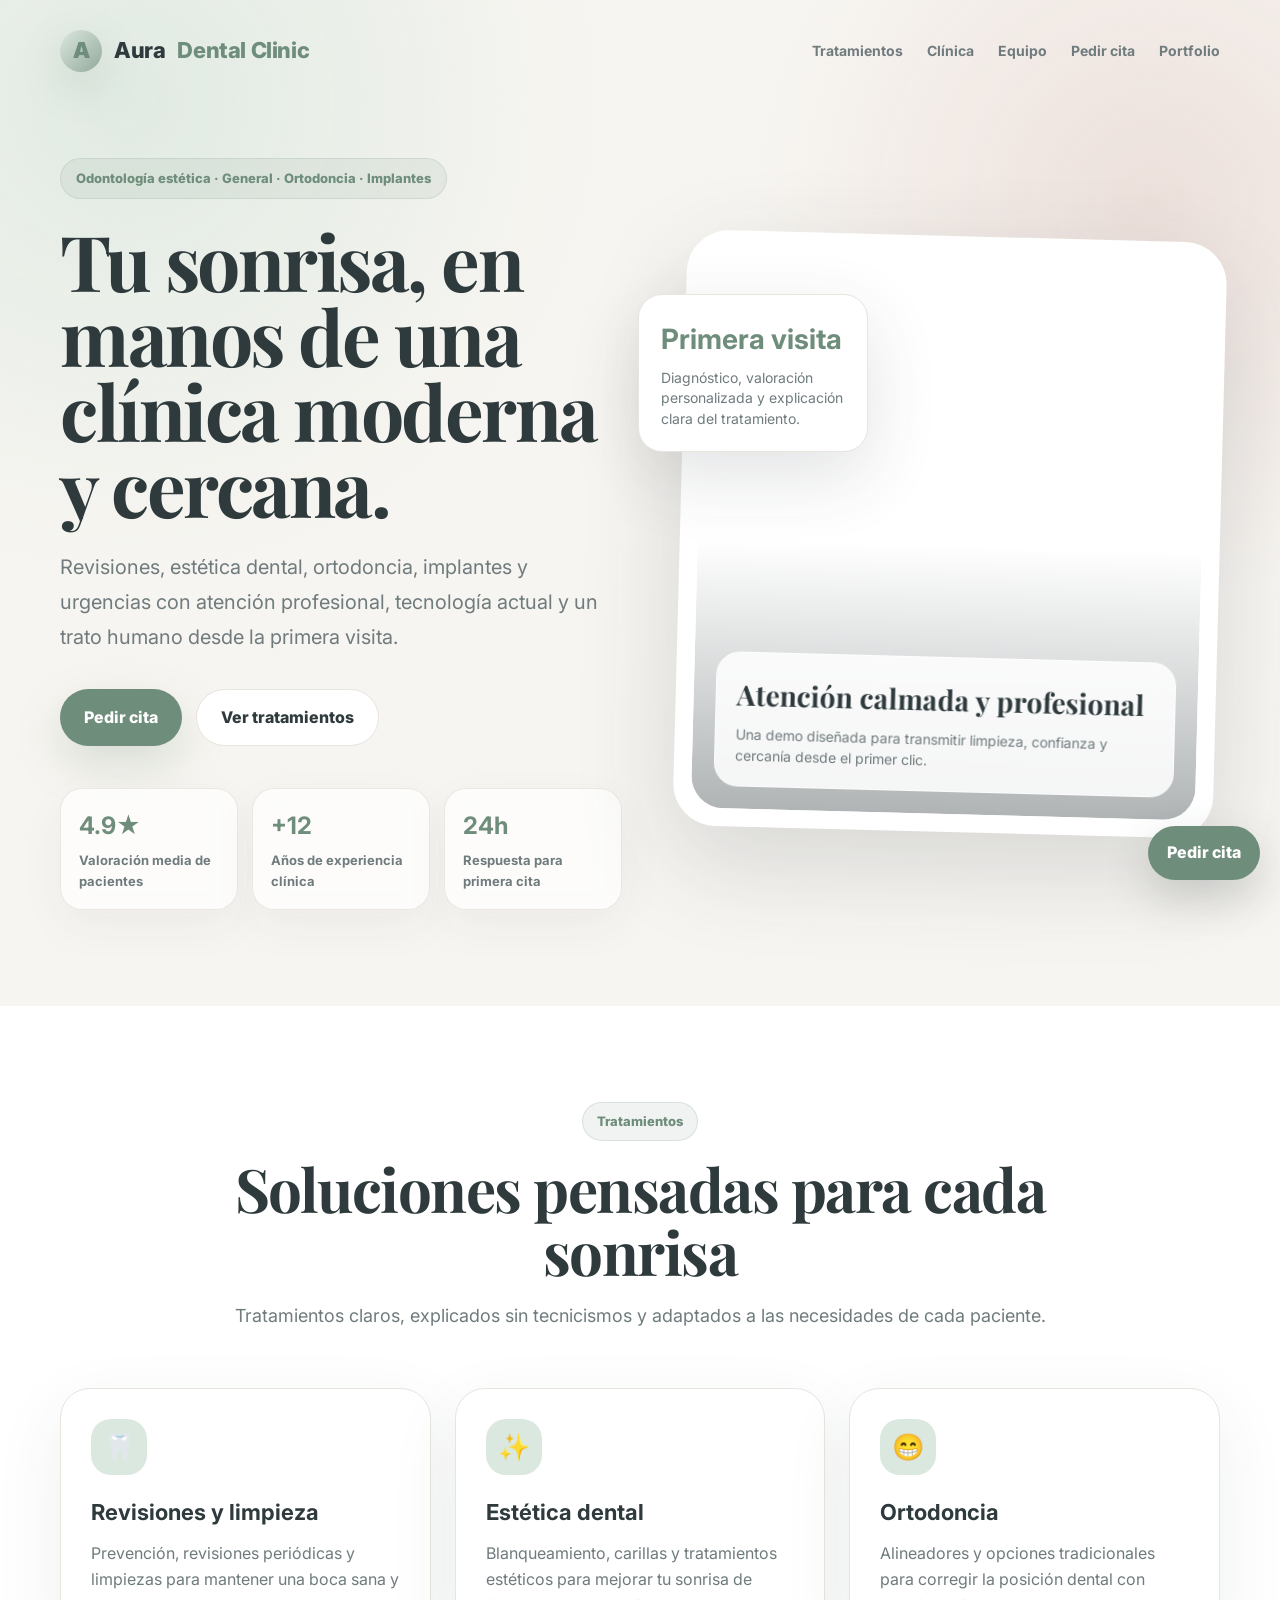
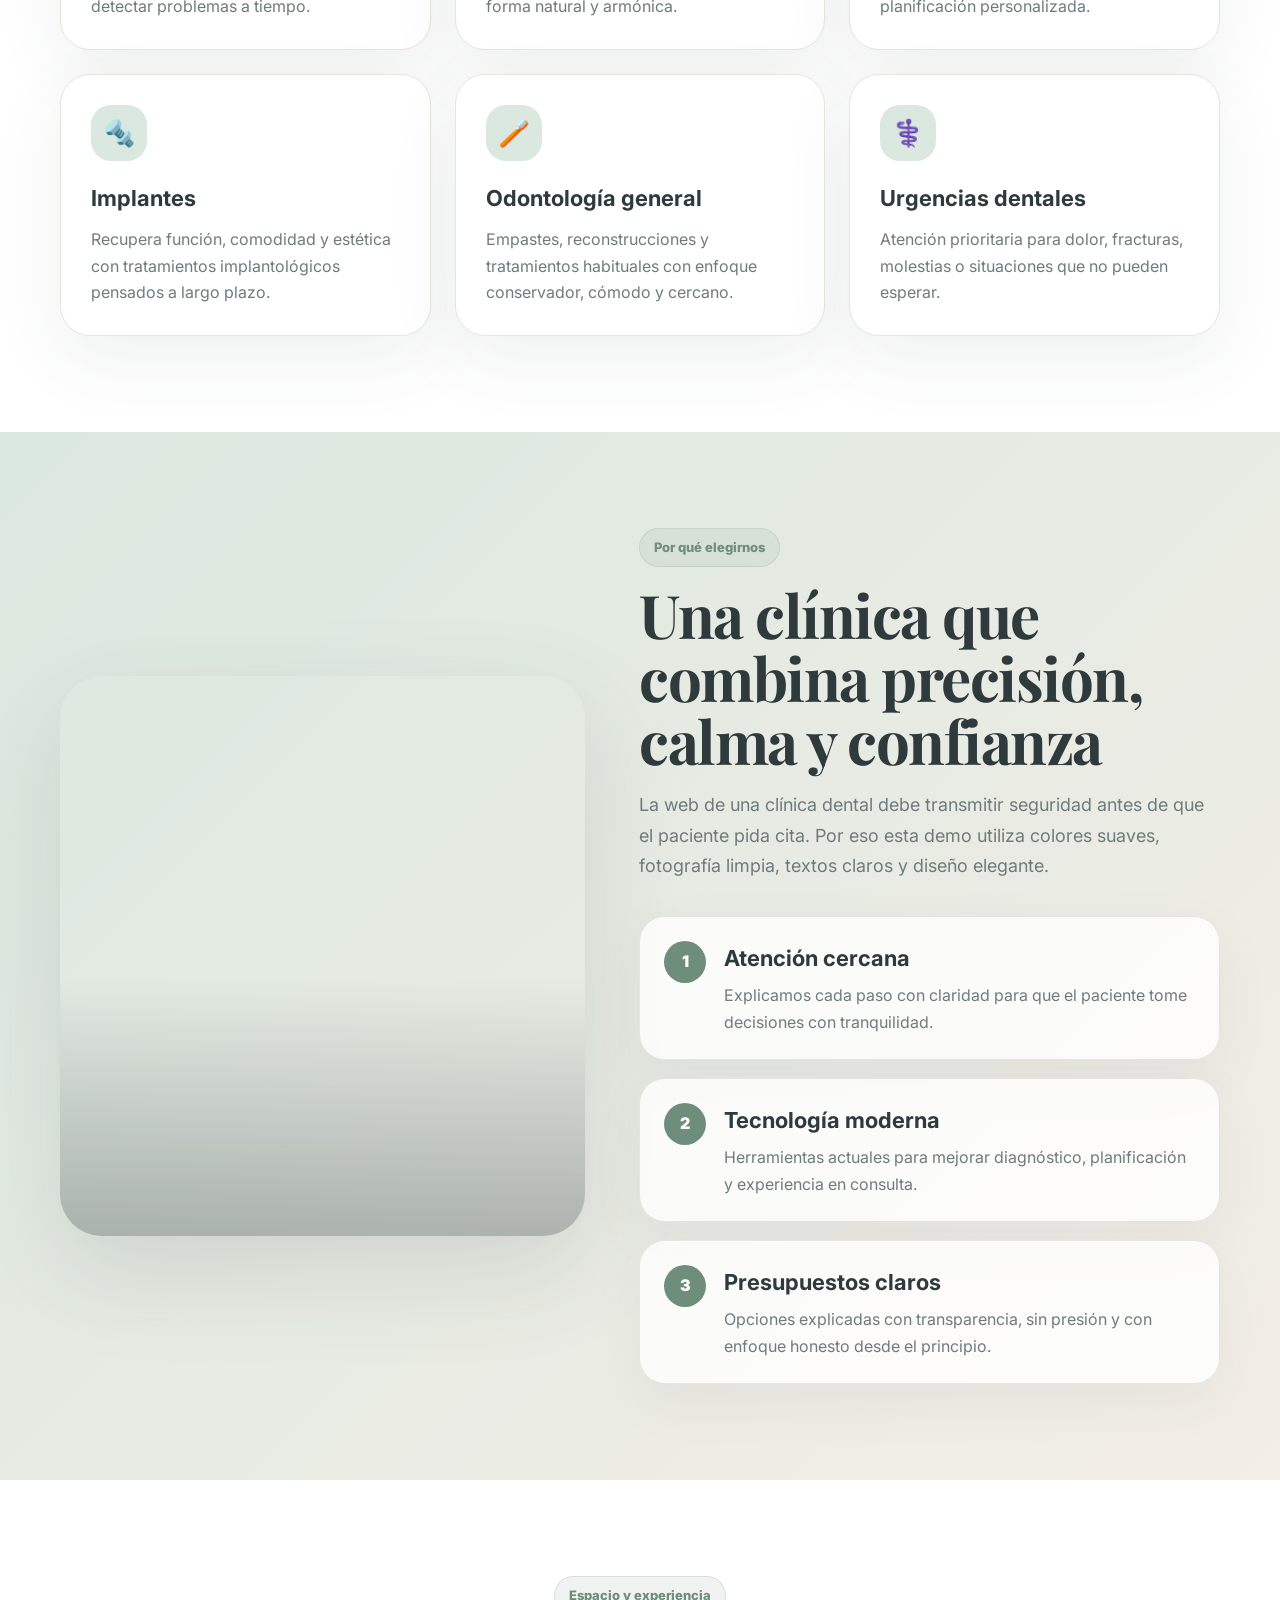
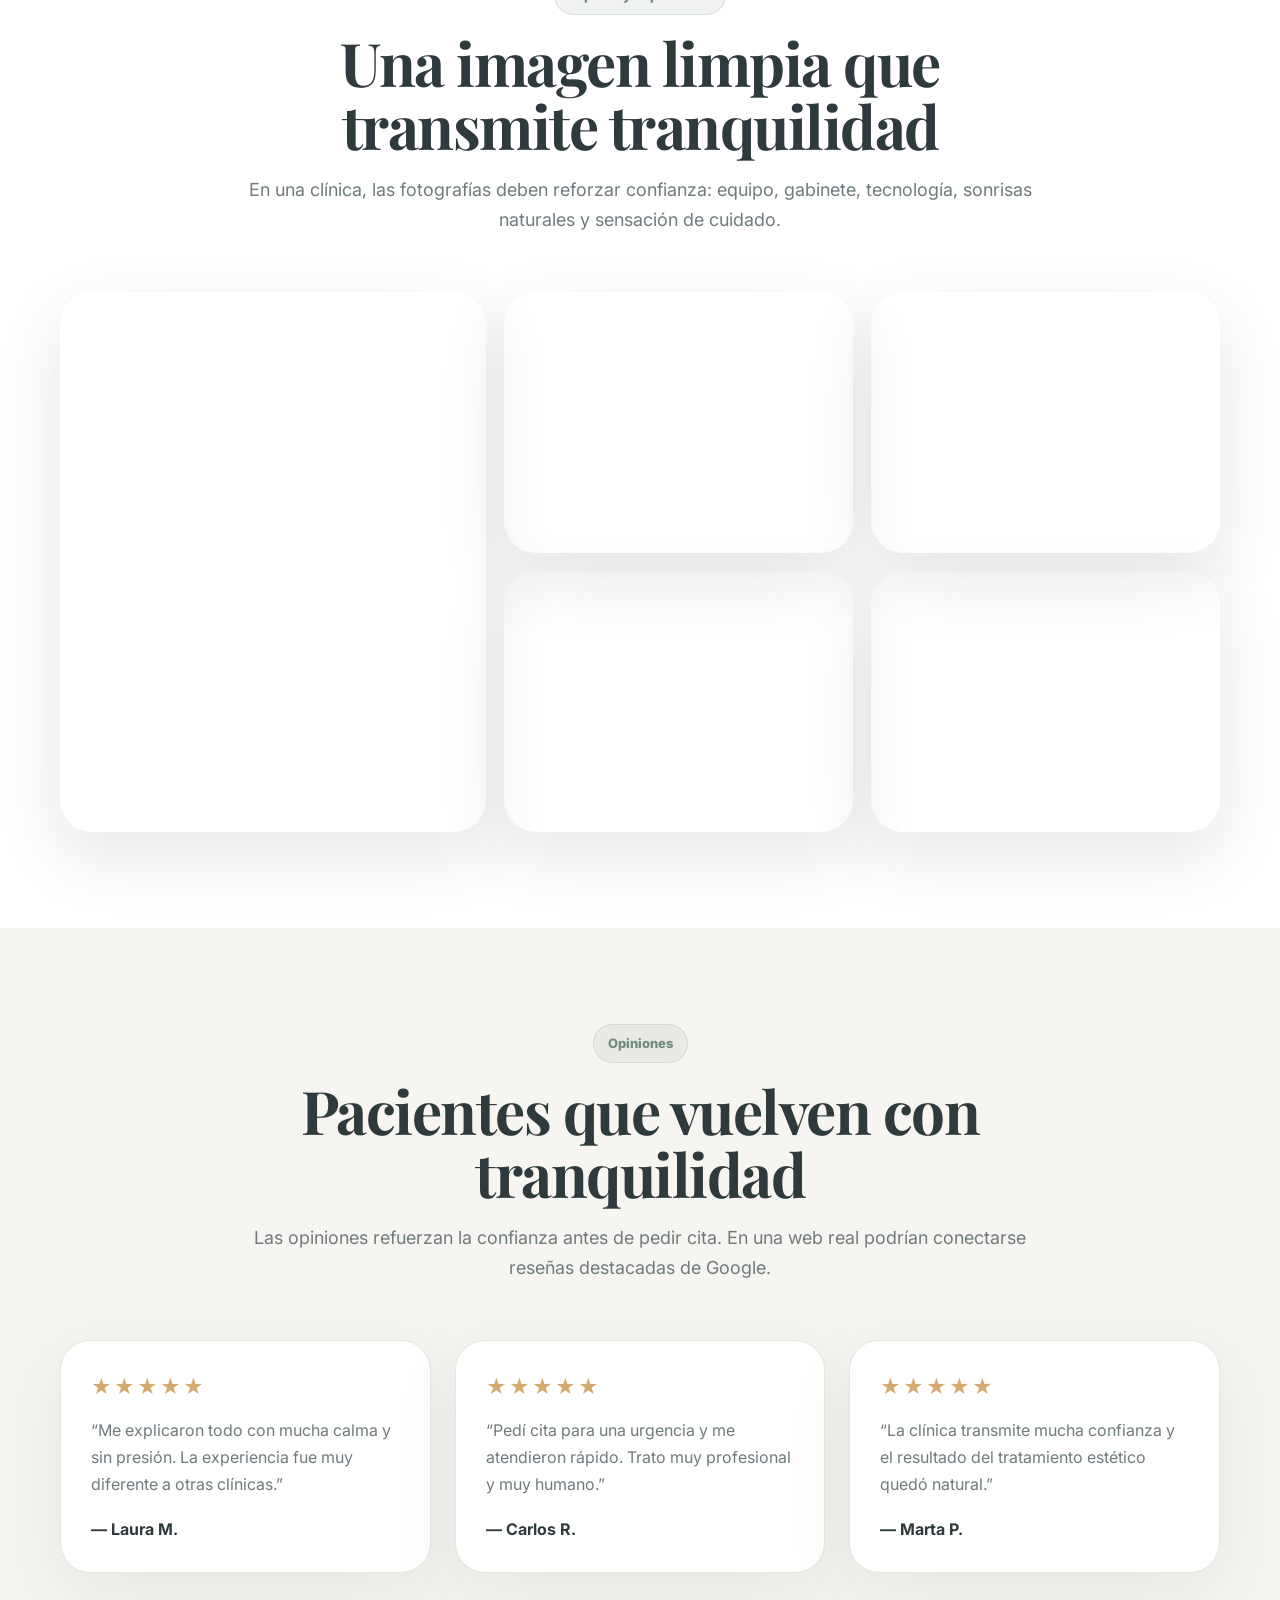
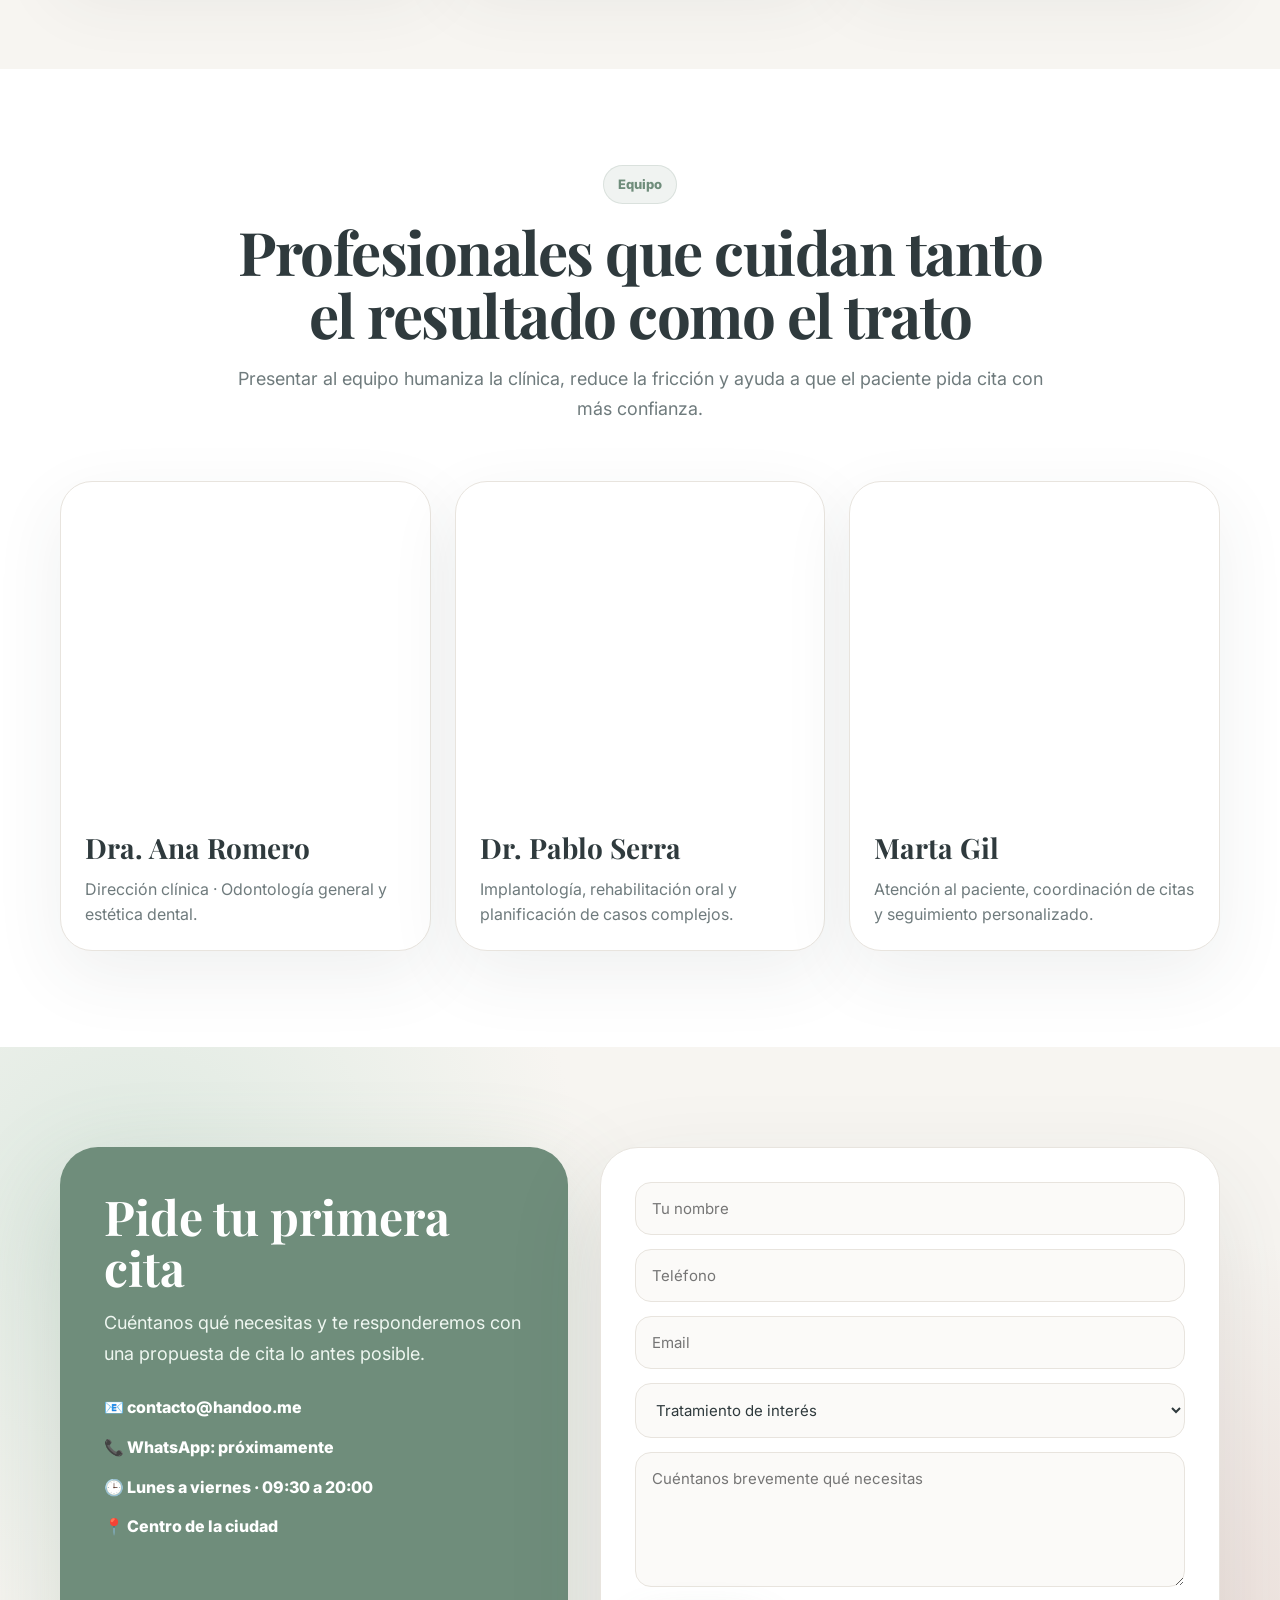
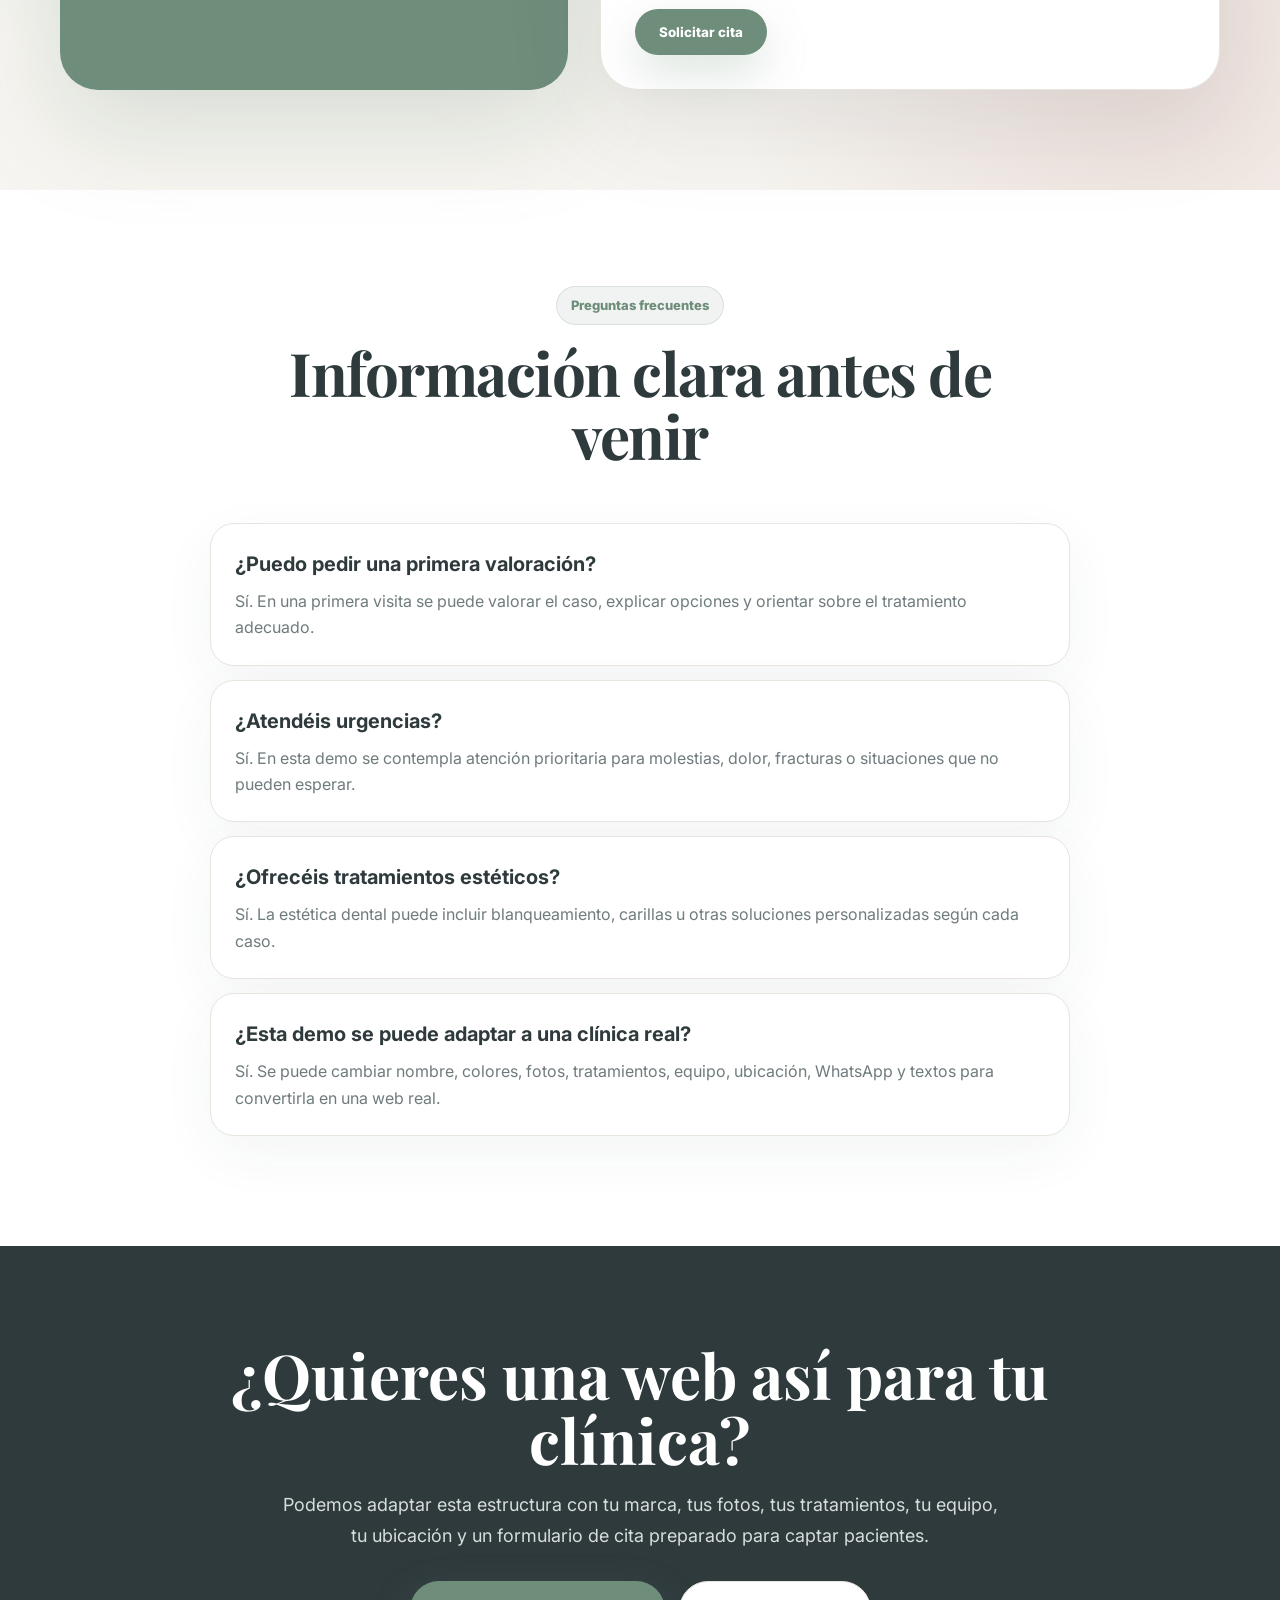
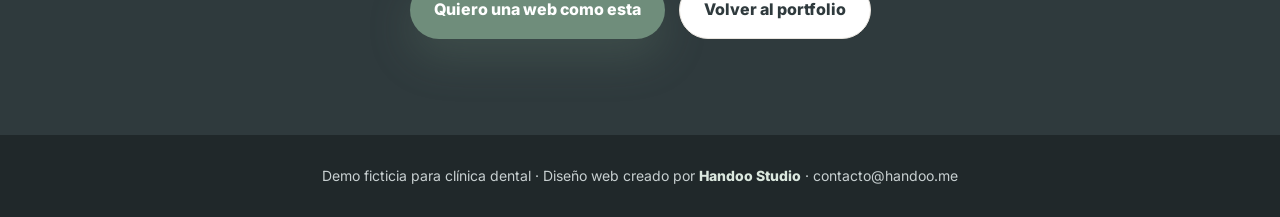
<file: demos/clinica/index.html>
<!DOCTYPE html>
<html lang="es">
<head>
  <meta charset="UTF-8" />
  <meta name="viewport" content="width=device-width, initial-scale=1.0" />

  <title>Aura Dental Clinic | Demo Clínica Dental</title>
  <meta name="description" content="Demo premium de web para clínica dental creada por Handoo Studio. Tratamientos, estética dental, ortodoncia, implantes, equipo, opiniones y solicitud de cita." />

  <link rel="preconnect" href="https://fonts.googleapis.com">
  <link rel="preconnect" href="https://fonts.gstatic.com" crossorigin>
  <link href="https://fonts.googleapis.com/css2?family=Inter:wght@400;500;600;700;800&family=Playfair+Display:wght@600;700&display=swap" rel="stylesheet">

  <link rel="stylesheet" href="../../assets/css/style.css">

  <style>
    :root{
      --clinic-bg:#f7f5f1;
      --clinic-white:#ffffff;
      --clinic-text:#2f3a3d;
      --clinic-muted:#6f7b7d;
      --clinic-line:#e8e4de;
      --clinic-green:#92a99a;
      --clinic-green-dark:#6f8d7b;
      --clinic-soft-green:#dbe8df;
      --clinic-beige:#efe8de;
      --clinic-rose:#eadbd6;
      --clinic-shadow:0 24px 70px rgba(47,58,61,.08);
      --clinic-radius:30px;
    }

    body.clinic-demo{
      background:var(--clinic-bg);
      color:var(--clinic-text);
      font-family:Inter, Arial, Helvetica, sans-serif;
      overflow-x:hidden;
    }

    .clinic-demo a{
      text-decoration:none;
    }

    .clinic-container{
      width:min(1160px,92%);
      margin:auto;
    }

    .clinic-nav{
      display:flex;
      align-items:center;
      justify-content:space-between;
      padding:30px 0;
      position:relative;
      z-index:5;
    }

    .clinic-logo{
      display:flex;
      align-items:center;
      gap:12px;
      font-weight:800;
      color:var(--clinic-text);
      font-size:22px;
      letter-spacing:-.4px;
    }

    .clinic-logo-mark{
      width:42px;
      height:42px;
      border-radius:50%;
      background:linear-gradient(135deg,var(--clinic-soft-green),var(--clinic-green));
      display:flex;
      align-items:center;
      justify-content:center;
      color:white;
      font-weight:900;
      box-shadow:0 15px 40px rgba(111,141,123,.22);
    }

    .clinic-logo span{
      color:var(--clinic-green-dark);
    }

    .clinic-menu{
      display:flex;
      align-items:center;
      gap:24px;
      font-size:14px;
      font-weight:700;
    }

    .clinic-menu a{
      color:var(--clinic-muted);
    }

    .clinic-menu a:hover{
      color:var(--clinic-green-dark);
    }

    .clinic-hero{
      min-height:100vh;
      background:
        radial-gradient(circle at 10% 10%, rgba(219,232,223,.8), transparent 32%),
        radial-gradient(circle at 90% 20%, rgba(234,219,214,.8), transparent 28%),
        var(--clinic-bg);
      position:relative;
      overflow:hidden;
    }

    .clinic-hero-grid{
      display:grid;
      grid-template-columns:1.02fr .98fr;
      gap:58px;
      align-items:center;
      padding:56px 0 96px;
      min-height:calc(100vh - 106px);
    }

    .clinic-eyebrow{
      display:inline-flex;
      align-items:center;
      gap:8px;
      background:rgba(146,169,154,.14);
      color:var(--clinic-green-dark);
      border:1px solid rgba(146,169,154,.24);
      padding:9px 15px;
      border-radius:999px;
      font-size:13px;
      font-weight:800;
      margin-bottom:24px;
    }

    .clinic-hero h1{
      font-family:"Playfair Display", serif;
      font-size:clamp(46px,6vw,82px);
      line-height:.98;
      letter-spacing:-2.5px;
      margin-bottom:26px;
      color:var(--clinic-text);
    }

    .clinic-hero p{
      font-size:20px;
      line-height:1.75;
      color:var(--clinic-muted);
      max-width:680px;
      margin-bottom:34px;
    }

    .clinic-actions{
      display:flex;
      flex-wrap:wrap;
      gap:14px;
      margin-bottom:42px;
    }

    .clinic-btn{
      display:inline-flex;
      align-items:center;
      justify-content:center;
      gap:8px;
      padding:15px 24px;
      border-radius:999px;
      font-weight:800;
      border:0;
      cursor:pointer;
      transition:.2s ease;
      font-family:Inter, Arial, sans-serif;
    }

    .clinic-btn-primary{
      background:var(--clinic-green-dark);
      color:white;
      box-shadow:0 18px 45px rgba(111,141,123,.24);
    }

    .clinic-btn-primary:hover{
      background:#5f7d6b;
      transform:translateY(-2px);
    }

    .clinic-btn-secondary{
      background:white;
      color:var(--clinic-text);
      border:1px solid var(--clinic-line);
    }

    .clinic-btn-secondary:hover{
      background:var(--clinic-soft-green);
      transform:translateY(-2px);
    }

    .clinic-trust{
      display:grid;
      grid-template-columns:repeat(3,1fr);
      gap:14px;
      max-width:680px;
    }

    .clinic-trust-item{
      background:rgba(255,255,255,.72);
      border:1px solid rgba(232,228,222,.85);
      border-radius:22px;
      padding:18px;
      box-shadow:0 16px 45px rgba(47,58,61,.05);
      backdrop-filter:blur(12px);
    }

    .clinic-trust-item strong{
      display:block;
      font-size:24px;
      color:var(--clinic-green-dark);
      margin-bottom:4px;
    }

    .clinic-trust-item span{
      display:block;
      color:var(--clinic-muted);
      font-size:13px;
      font-weight:700;
    }

    .clinic-visual{
      position:relative;
    }

    .clinic-photo-card{
      background:white;
      border-radius:42px;
      padding:18px;
      box-shadow:0 35px 100px rgba(47,58,61,.16);
      transform:rotate(1.5deg);
    }

    .clinic-main-photo{
      height:560px;
      border-radius:32px;
      background:
        linear-gradient(180deg, transparent 52%, rgba(47,58,61,.38)),
        url("https://images.unsplash.com/photo-1629909613654-28e377c37b09?auto=format&fit=crop&w=1200&q=80");
      background-size:cover;
      background-position:center;
      position:relative;
      overflow:hidden;
    }

    .clinic-photo-label{
      position:absolute;
      left:22px;
      bottom:22px;
      right:22px;
      background:rgba(255,255,255,.86);
      backdrop-filter:blur(14px);
      border:1px solid rgba(255,255,255,.65);
      border-radius:24px;
      padding:20px;
      color:var(--clinic-text);
    }

    .clinic-photo-label h3{
      font-family:"Playfair Display", serif;
      font-size:28px;
      margin-bottom:6px;
    }

    .clinic-photo-label p{
      margin:0;
      font-size:14px;
      color:var(--clinic-muted);
      line-height:1.5;
    }

    .clinic-floating-card{
      position:absolute;
      left:-42px;
      top:58px;
      background:white;
      border-radius:24px;
      padding:22px;
      box-shadow:0 24px 70px rgba(47,58,61,.14);
      border:1px solid var(--clinic-line);
      max-width:230px;
      z-index:3;
    }

    .clinic-floating-card strong{
      display:block;
      color:var(--clinic-green-dark);
      font-size:28px;
      margin-bottom:6px;
    }

    .clinic-floating-card span{
      display:block;
      color:var(--clinic-muted);
      font-size:14px;
      line-height:1.45;
    }

    .clinic-section{
      padding:96px 0;
    }

    .clinic-section.alt{
      background:white;
    }

    .clinic-section.green{
      background:linear-gradient(135deg,#dbe8df,#f3eee7);
    }

    .clinic-title{
      max-width:820px;
      margin:0 auto 56px;
      text-align:center;
    }

    .clinic-title span{
      display:inline-flex;
      background:rgba(146,169,154,.14);
      color:var(--clinic-green-dark);
      border:1px solid rgba(146,169,154,.24);
      padding:8px 14px;
      border-radius:999px;
      font-size:13px;
      font-weight:800;
      margin-bottom:16px;
    }

    .clinic-title h2{
      font-family:"Playfair Display", serif;
      font-size:clamp(36px,5vw,60px);
      line-height:1.05;
      letter-spacing:-1.5px;
      margin-bottom:18px;
      color:var(--clinic-text);
    }

    .clinic-title p{
      color:var(--clinic-muted);
      font-size:18px;
      line-height:1.7;
    }

    .clinic-grid-3{
      display:grid;
      grid-template-columns:repeat(3,1fr);
      gap:24px;
    }

    .treatment-card{
      background:white;
      border:1px solid var(--clinic-line);
      border-radius:var(--clinic-radius);
      padding:30px;
      box-shadow:var(--clinic-shadow);
      transition:.2s ease;
    }

    .treatment-card:hover{
      transform:translateY(-6px);
      box-shadow:0 34px 90px rgba(47,58,61,.12);
    }

    .treatment-icon{
      width:56px;
      height:56px;
      border-radius:20px;
      background:var(--clinic-soft-green);
      color:var(--clinic-green-dark);
      display:flex;
      align-items:center;
      justify-content:center;
      font-size:26px;
      margin-bottom:20px;
    }

    .treatment-card h3{
      font-size:22px;
      margin-bottom:10px;
      color:var(--clinic-text);
    }

    .treatment-card p{
      color:var(--clinic-muted);
      line-height:1.65;
    }

    .clinic-split{
      display:grid;
      grid-template-columns:.95fr 1.05fr;
      gap:54px;
      align-items:center;
    }

    .clinic-split-photo{
      min-height:560px;
      border-radius:42px;
      background:
        linear-gradient(180deg, transparent 54%, rgba(47,58,61,.32)),
        url("https://images.unsplash.com/photo-1588776814546-1ffcf47267a5?auto=format&fit=crop&w=1100&q=80");
      background-size:cover;
      background-position:center;
      box-shadow:0 35px 100px rgba(47,58,61,.13);
    }

    .benefit-list{
      display:grid;
      gap:18px;
    }

    .benefit-item{
      background:rgba(255,255,255,.82);
      border:1px solid var(--clinic-line);
      border-radius:26px;
      padding:24px;
      display:grid;
      grid-template-columns:auto 1fr;
      gap:18px;
      align-items:start;
      box-shadow:0 18px 55px rgba(47,58,61,.06);
    }

    .benefit-number{
      width:42px;
      height:42px;
      border-radius:50%;
      background:var(--clinic-green-dark);
      color:white;
      display:flex;
      align-items:center;
      justify-content:center;
      font-weight:900;
    }

    .benefit-item h3{
      margin-bottom:6px;
      font-size:22px;
    }

    .benefit-item p{
      color:var(--clinic-muted);
      line-height:1.65;
    }

    .clinic-gallery{
      display:grid;
      grid-template-columns:1.1fr .9fr .9fr;
      gap:18px;
    }

    .clinic-gallery-photo{
      min-height:260px;
      border-radius:32px;
      background-size:cover;
      background-position:center;
      box-shadow:0 24px 70px rgba(47,58,61,.12);
      overflow:hidden;
    }

    .clinic-gallery-photo.big{
      min-height:540px;
      grid-row:span 2;
    }

    .review-card-clinic{
      background:white;
      border:1px solid var(--clinic-line);
      border-radius:30px;
      padding:30px;
      box-shadow:var(--clinic-shadow);
    }

    .review-card-clinic .stars{
      color:#d6a96e;
      font-size:20px;
      letter-spacing:2px;
      margin-bottom:14px;
    }

    .review-card-clinic p{
      color:var(--clinic-muted);
      line-height:1.7;
      margin-bottom:18px;
      font-size:16px;
    }

    .review-card-clinic strong{
      color:var(--clinic-text);
    }

    .team-card-clinic{
      background:white;
      border:1px solid var(--clinic-line);
      border-radius:32px;
      overflow:hidden;
      box-shadow:var(--clinic-shadow);
    }

    .team-photo{
      height:320px;
      background-size:cover;
      background-position:center;
    }

    .team-body{
      padding:24px;
    }

    .team-body h3{
      font-family:"Playfair Display", serif;
      font-size:28px;
      margin-bottom:6px;
    }

    .team-body p{
      color:var(--clinic-muted);
      line-height:1.55;
    }

    .clinic-contact{
      background:
        radial-gradient(circle at 10% 20%, rgba(219,232,223,.9), transparent 35%),
        radial-gradient(circle at 90% 80%, rgba(234,219,214,.85), transparent 32%),
        var(--clinic-bg);
      padding:100px 0;
    }

    .clinic-contact-grid{
      display:grid;
      grid-template-columns:.9fr 1.1fr;
      gap:32px;
      align-items:stretch;
    }

    .clinic-contact-info{
      background:var(--clinic-green-dark);
      color:white;
      border-radius:38px;
      padding:44px;
      box-shadow:0 35px 100px rgba(111,141,123,.24);
    }

    .clinic-contact-info h2{
      font-family:"Playfair Display", serif;
      font-size:48px;
      line-height:1.05;
      margin-bottom:16px;
    }

    .clinic-contact-info p{
      color:#eef6f0;
      font-size:18px;
      line-height:1.7;
      margin-bottom:26px;
    }

    .clinic-contact-info a,
    .clinic-contact-info span{
      display:block;
      color:white;
      font-weight:800;
      margin:14px 0;
    }

    .clinic-form{
      background:white;
      border:1px solid var(--clinic-line);
      border-radius:38px;
      padding:34px;
      box-shadow:0 35px 100px rgba(47,58,61,.1);
    }

    .clinic-form input,
    .clinic-form select,
    .clinic-form textarea{
      width:100%;
      border:1px solid var(--clinic-line);
      background:#fbfaf8;
      border-radius:16px;
      padding:16px;
      margin-bottom:14px;
      font-family:Inter, Arial, sans-serif;
      font-size:15px;
      color:var(--clinic-text);
    }

    .clinic-form textarea{
      min-height:135px;
      resize:vertical;
    }

    .clinic-form input:focus,
    .clinic-form select:focus,
    .clinic-form textarea:focus{
      outline:none;
      border-color:var(--clinic-green);
      background:white;
    }

    .faq-clinic{
      max-width:860px;
      margin:auto;
    }

    .faq-clinic-item{
      background:white;
      border:1px solid var(--clinic-line);
      border-radius:24px;
      padding:24px;
      margin-bottom:14px;
      box-shadow:0 18px 55px rgba(47,58,61,.05);
    }

    .faq-clinic-item h3{
      font-size:20px;
      margin-bottom:8px;
    }

    .faq-clinic-item p{
      color:var(--clinic-muted);
      line-height:1.65;
    }

    .clinic-final{
      background:var(--clinic-text);
      color:white;
      padding:96px 0;
      text-align:center;
    }

    .clinic-final h2{
      font-family:"Playfair Display", serif;
      font-size:clamp(38px,5vw,62px);
      line-height:1.05;
      max-width:850px;
      margin:0 auto 18px;
    }

    .clinic-final p{
      color:#d7dddd;
      font-size:18px;
      line-height:1.7;
      max-width:720px;
      margin:0 auto 30px;
    }

    .clinic-credit{
      background:#20282a;
      color:#c8d0d1;
      text-align:center;
      padding:30px 0;
      font-size:14px;
    }

    .clinic-credit a{
      color:#dbe8df;
      font-weight:800;
    }

    .clinic-floating{
      position:fixed;
      right:20px;
      bottom:20px;
      z-index:99;
      background:var(--clinic-green-dark);
      color:white;
      padding:14px 19px;
      border-radius:999px;
      font-weight:800;
      box-shadow:0 18px 45px rgba(47,58,61,.22);
    }

    @media(max-width:960px){
      .clinic-nav{
        flex-direction:column;
        align-items:flex-start;
        gap:18px;
      }

      .clinic-menu{
        width:100%;
        overflow-x:auto;
        gap:10px;
        padding-bottom:6px;
      }

      .clinic-menu a{
        white-space:nowrap;
        background:rgba(255,255,255,.68);
        border:1px solid var(--clinic-line);
        padding:9px 13px;
        border-radius:999px;
      }

      .clinic-hero-grid,
      .clinic-trust,
      .clinic-grid-3,
      .clinic-split,
      .clinic-gallery,
      .clinic-contact-grid{
        grid-template-columns:1fr;
      }

      .clinic-main-photo,
      .clinic-split-photo{
        min-height:390px;
      }

      .clinic-floating-card{
        position:static;
        margin-bottom:18px;
      }

      .clinic-photo-card{
        transform:none;
      }

      .clinic-gallery-photo.big{
        min-height:300px;
      }

      .clinic-gallery-photo{
        min-height:240px;
      }

      .clinic-contact-info,
      .clinic-form{
        padding:28px;
      }

      .clinic-floating{
        right:14px;
        bottom:14px;
        padding:12px 15px;
        font-size:14px;
      }
    }
  </style>
</head>

<body class="clinic-demo">

<header class="clinic-hero">
  <div class="clinic-container">

    <nav class="clinic-nav">
      <a href="#" class="clinic-logo">
        <span class="clinic-logo-mark">A</span>
        Aura <span>Dental Clinic</span>
      </a>

      <div class="clinic-menu">
        <a href="#tratamientos">Tratamientos</a>
        <a href="#clinica">Clínica</a>
        <a href="#equipo">Equipo</a>
        <a href="#contacto">Pedir cita</a>
        <a href="../../portfolio.html">Portfolio</a>
      </div>
    </nav>

    <div class="clinic-hero-grid">

      <div>
        <span class="clinic-eyebrow">Odontología estética · General · Ortodoncia · Implantes</span>

        <h1>Tu sonrisa, en manos de una clínica moderna y cercana.</h1>

        <p>
          Revisiones, estética dental, ortodoncia, implantes y urgencias con atención profesional, tecnología actual y un trato humano desde la primera visita.
        </p>

        <div class="clinic-actions">
          <a href="#contacto" class="clinic-btn clinic-btn-primary">Pedir cita</a>
          <a href="#tratamientos" class="clinic-btn clinic-btn-secondary">Ver tratamientos</a>
        </div>

        <div class="clinic-trust">
          <div class="clinic-trust-item">
            <strong>4.9★</strong>
            <span>Valoración media de pacientes</span>
          </div>

          <div class="clinic-trust-item">
            <strong>+12</strong>
            <span>Años de experiencia clínica</span>
          </div>

          <div class="clinic-trust-item">
            <strong>24h</strong>
            <span>Respuesta para primera cita</span>
          </div>
        </div>
      </div>

      <div class="clinic-visual">
        <div class="clinic-floating-card">
          <strong>Primera visita</strong>
          <span>Diagnóstico, valoración personalizada y explicación clara del tratamiento.</span>
        </div>

        <div class="clinic-photo-card">
          <div class="clinic-main-photo">
            <div class="clinic-photo-label">
              <h3>Atención calmada y profesional</h3>
              <p>Una demo diseñada para transmitir limpieza, confianza y cercanía desde el primer clic.</p>
            </div>
          </div>
        </div>
      </div>

    </div>

  </div>
</header>

<main>

  <section id="tratamientos" class="clinic-section alt">
    <div class="clinic-container">

      <div class="clinic-title">
        <span>Tratamientos</span>
        <h2>Soluciones pensadas para cada sonrisa</h2>
        <p>
          Tratamientos claros, explicados sin tecnicismos y adaptados a las necesidades de cada paciente.
        </p>
      </div>

      <div class="clinic-grid-3">

        <article class="treatment-card">
          <div class="treatment-icon">🦷</div>
          <h3>Revisiones y limpieza</h3>
          <p>Prevención, revisiones periódicas y limpiezas para mantener una boca sana y detectar problemas a tiempo.</p>
        </article>

        <article class="treatment-card">
          <div class="treatment-icon">✨</div>
          <h3>Estética dental</h3>
          <p>Blanqueamiento, carillas y tratamientos estéticos para mejorar tu sonrisa de forma natural y armónica.</p>
        </article>

        <article class="treatment-card">
          <div class="treatment-icon">😁</div>
          <h3>Ortodoncia</h3>
          <p>Alineadores y opciones tradicionales para corregir la posición dental con planificación personalizada.</p>
        </article>

        <article class="treatment-card">
          <div class="treatment-icon">🔩</div>
          <h3>Implantes</h3>
          <p>Recupera función, comodidad y estética con tratamientos implantológicos pensados a largo plazo.</p>
        </article>

        <article class="treatment-card">
          <div class="treatment-icon">🪥</div>
          <h3>Odontología general</h3>
          <p>Empastes, reconstrucciones y tratamientos habituales con enfoque conservador, cómodo y cercano.</p>
        </article>

        <article class="treatment-card">
          <div class="treatment-icon">⚕️</div>
          <h3>Urgencias dentales</h3>
          <p>Atención prioritaria para dolor, fracturas, molestias o situaciones que no pueden esperar.</p>
        </article>

      </div>

    </div>
  </section>

  <section id="clinica" class="clinic-section green">
    <div class="clinic-container">

      <div class="clinic-split">

        <div class="clinic-split-photo"></div>

        <div>
          <div class="clinic-title" style="text-align:left;margin:0 0 34px;">
            <span>Por qué elegirnos</span>
            <h2>Una clínica que combina precisión, calma y confianza</h2>
            <p>
              La web de una clínica dental debe transmitir seguridad antes de que el paciente pida cita. Por eso esta demo utiliza colores suaves, fotografía limpia, textos claros y diseño elegante.
            </p>
          </div>

          <div class="benefit-list">

            <div class="benefit-item">
              <div class="benefit-number">1</div>
              <div>
                <h3>Atención cercana</h3>
                <p>Explicamos cada paso con claridad para que el paciente tome decisiones con tranquilidad.</p>
              </div>
            </div>

            <div class="benefit-item">
              <div class="benefit-number">2</div>
              <div>
                <h3>Tecnología moderna</h3>
                <p>Herramientas actuales para mejorar diagnóstico, planificación y experiencia en consulta.</p>
              </div>
            </div>

            <div class="benefit-item">
              <div class="benefit-number">3</div>
              <div>
                <h3>Presupuestos claros</h3>
                <p>Opciones explicadas con transparencia, sin presión y con enfoque honesto desde el principio.</p>
              </div>
            </div>

          </div>
        </div>

      </div>

    </div>
  </section>

  <section class="clinic-section alt">
    <div class="clinic-container">

      <div class="clinic-title">
        <span>Espacio y experiencia</span>
        <h2>Una imagen limpia que transmite tranquilidad</h2>
        <p>
          En una clínica, las fotografías deben reforzar confianza: equipo, gabinete, tecnología, sonrisas naturales y sensación de cuidado.
        </p>
      </div>

      <div class="clinic-gallery">
        <div class="clinic-gallery-photo big" style="background-image:url('https://images.unsplash.com/photo-1609840114035-3c981b782dfe?auto=format&fit=crop&w=1200&q=80');"></div>
        <div class="clinic-gallery-photo" style="background-image:url('https://images.unsplash.com/photo-1629909613654-28e377c37b09?auto=format&fit=crop&w=900&q=80');"></div>
        <div class="clinic-gallery-photo" style="background-image:url('https://images.unsplash.com/photo-1606811841689-23dfddce3e95?auto=format&fit=crop&w=900&q=80');"></div>
        <div class="clinic-gallery-photo" style="background-image:url('https://images.unsplash.com/photo-1606811842243-4de4d2f5f663?auto=format&fit=crop&w=900&q=80');"></div>
        <div class="clinic-gallery-photo" style="background-image:url('https://images.unsplash.com/photo-1588776813677-77aaf5595b83?auto=format&fit=crop&w=900&q=80');"></div>
      </div>

    </div>
  </section>

  <section class="clinic-section">
    <div class="clinic-container">

      <div class="clinic-title">
        <span>Opiniones</span>
        <h2>Pacientes que vuelven con tranquilidad</h2>
        <p>
          Las opiniones refuerzan la confianza antes de pedir cita. En una web real podrían conectarse reseñas destacadas de Google.
        </p>
      </div>

      <div class="clinic-grid-3">

        <article class="review-card-clinic">
          <div class="stars">★★★★★</div>
          <p>“Me explicaron todo con mucha calma y sin presión. La experiencia fue muy diferente a otras clínicas.”</p>
          <strong>— Laura M.</strong>
        </article>

        <article class="review-card-clinic">
          <div class="stars">★★★★★</div>
          <p>“Pedí cita para una urgencia y me atendieron rápido. Trato muy profesional y muy humano.”</p>
          <strong>— Carlos R.</strong>
        </article>

        <article class="review-card-clinic">
          <div class="stars">★★★★★</div>
          <p>“La clínica transmite mucha confianza y el resultado del tratamiento estético quedó natural.”</p>
          <strong>— Marta P.</strong>
        </article>

      </div>

    </div>
  </section>

  <section id="equipo" class="clinic-section alt">
    <div class="clinic-container">

      <div class="clinic-title">
        <span>Equipo</span>
        <h2>Profesionales que cuidan tanto el resultado como el trato</h2>
        <p>
          Presentar al equipo humaniza la clínica, reduce la fricción y ayuda a que el paciente pida cita con más confianza.
        </p>
      </div>

      <div class="clinic-grid-3">

        <article class="team-card-clinic">
          <div class="team-photo" style="background-image:url('https://images.unsplash.com/photo-1559839734-2b71ea197ec2?auto=format&fit=crop&w=900&q=80');"></div>
          <div class="team-body">
            <h3>Dra. Ana Romero</h3>
            <p>Dirección clínica · Odontología general y estética dental.</p>
          </div>
        </article>

        <article class="team-card-clinic">
          <div class="team-photo" style="background-image:url('https://images.unsplash.com/photo-1622253692010-333f2da6031d?auto=format&fit=crop&w=900&q=80');"></div>
          <div class="team-body">
            <h3>Dr. Pablo Serra</h3>
            <p>Implantología, rehabilitación oral y planificación de casos complejos.</p>
          </div>
        </article>

        <article class="team-card-clinic">
          <div class="team-photo" style="background-image:url('https://images.unsplash.com/photo-1594824476967-48c8b964273f?auto=format&fit=crop&w=900&q=80');"></div>
          <div class="team-body">
            <h3>Marta Gil</h3>
            <p>Atención al paciente, coordinación de citas y seguimiento personalizado.</p>
          </div>
        </article>

      </div>

    </div>
  </section>

  <section id="contacto" class="clinic-contact">
    <div class="clinic-container">

      <div class="clinic-contact-grid">

        <div class="clinic-contact-info">
          <h2>Pide tu primera cita</h2>
          <p>
            Cuéntanos qué necesitas y te responderemos con una propuesta de cita lo antes posible.
          </p>

          <a href="mailto:contacto@handoo.me">📧 contacto@handoo.me</a>
          <span>📞 WhatsApp: próximamente</span>
          <span>🕒 Lunes a viernes · 09:30 a 20:00</span>
          <span>📍 Centro de la ciudad</span>
        </div>

        <form class="clinic-form" action="mailto:contacto@handoo.me" method="post" enctype="text/plain">
          <input type="text" name="Nombre" placeholder="Tu nombre" required>
          <input type="text" name="Telefono" placeholder="Teléfono" required>
          <input type="email" name="Email" placeholder="Email">

          <select name="Tratamiento">
            <option value="">Tratamiento de interés</option>
            <option>Primera revisión</option>
            <option>Limpieza dental</option>
            <option>Estética dental</option>
            <option>Ortodoncia</option>
            <option>Implantes</option>
            <option>Urgencia dental</option>
            <option>No lo tengo claro</option>
          </select>

          <textarea name="Mensaje" placeholder="Cuéntanos brevemente qué necesitas"></textarea>

          <button class="clinic-btn clinic-btn-primary" type="submit">Solicitar cita</button>
        </form>

      </div>

    </div>
  </section>

  <section class="clinic-section alt">
    <div class="clinic-container">

      <div class="clinic-title">
        <span>Preguntas frecuentes</span>
        <h2>Información clara antes de venir</h2>
      </div>

      <div class="faq-clinic">

        <div class="faq-clinic-item">
          <h3>¿Puedo pedir una primera valoración?</h3>
          <p>Sí. En una primera visita se puede valorar el caso, explicar opciones y orientar sobre el tratamiento adecuado.</p>
        </div>

        <div class="faq-clinic-item">
          <h3>¿Atendéis urgencias?</h3>
          <p>Sí. En esta demo se contempla atención prioritaria para molestias, dolor, fracturas o situaciones que no pueden esperar.</p>
        </div>

        <div class="faq-clinic-item">
          <h3>¿Ofrecéis tratamientos estéticos?</h3>
          <p>Sí. La estética dental puede incluir blanqueamiento, carillas u otras soluciones personalizadas según cada caso.</p>
        </div>

        <div class="faq-clinic-item">
          <h3>¿Esta demo se puede adaptar a una clínica real?</h3>
          <p>Sí. Se puede cambiar nombre, colores, fotos, tratamientos, equipo, ubicación, WhatsApp y textos para convertirla en una web real.</p>
        </div>

      </div>

    </div>
  </section>

  <section class="clinic-final">
    <div class="clinic-container">
      <h2>¿Quieres una web así para tu clínica?</h2>
      <p>
        Podemos adaptar esta estructura con tu marca, tus fotos, tus tratamientos, tu equipo, tu ubicación y un formulario de cita preparado para captar pacientes.
      </p>

      <div class="clinic-actions" style="justify-content:center;margin-bottom:0;">
        <a href="../../contacto.html" class="clinic-btn clinic-btn-primary">Quiero una web como esta</a>
        <a href="../../portfolio.html" class="clinic-btn clinic-btn-secondary">Volver al portfolio</a>
      </div>
    </div>
  </section>

</main>

<footer class="clinic-credit">
  <div class="clinic-container">
    Demo ficticia para clínica dental · Diseño web creado por <a href="../../index.html">Handoo Studio</a> · contacto@handoo.me
  </div>
</footer>

<a class="clinic-floating" href="#contacto">Pedir cita</a>

<script src="../../assets/js/main.js"></script>
</body>
</html>
</file>
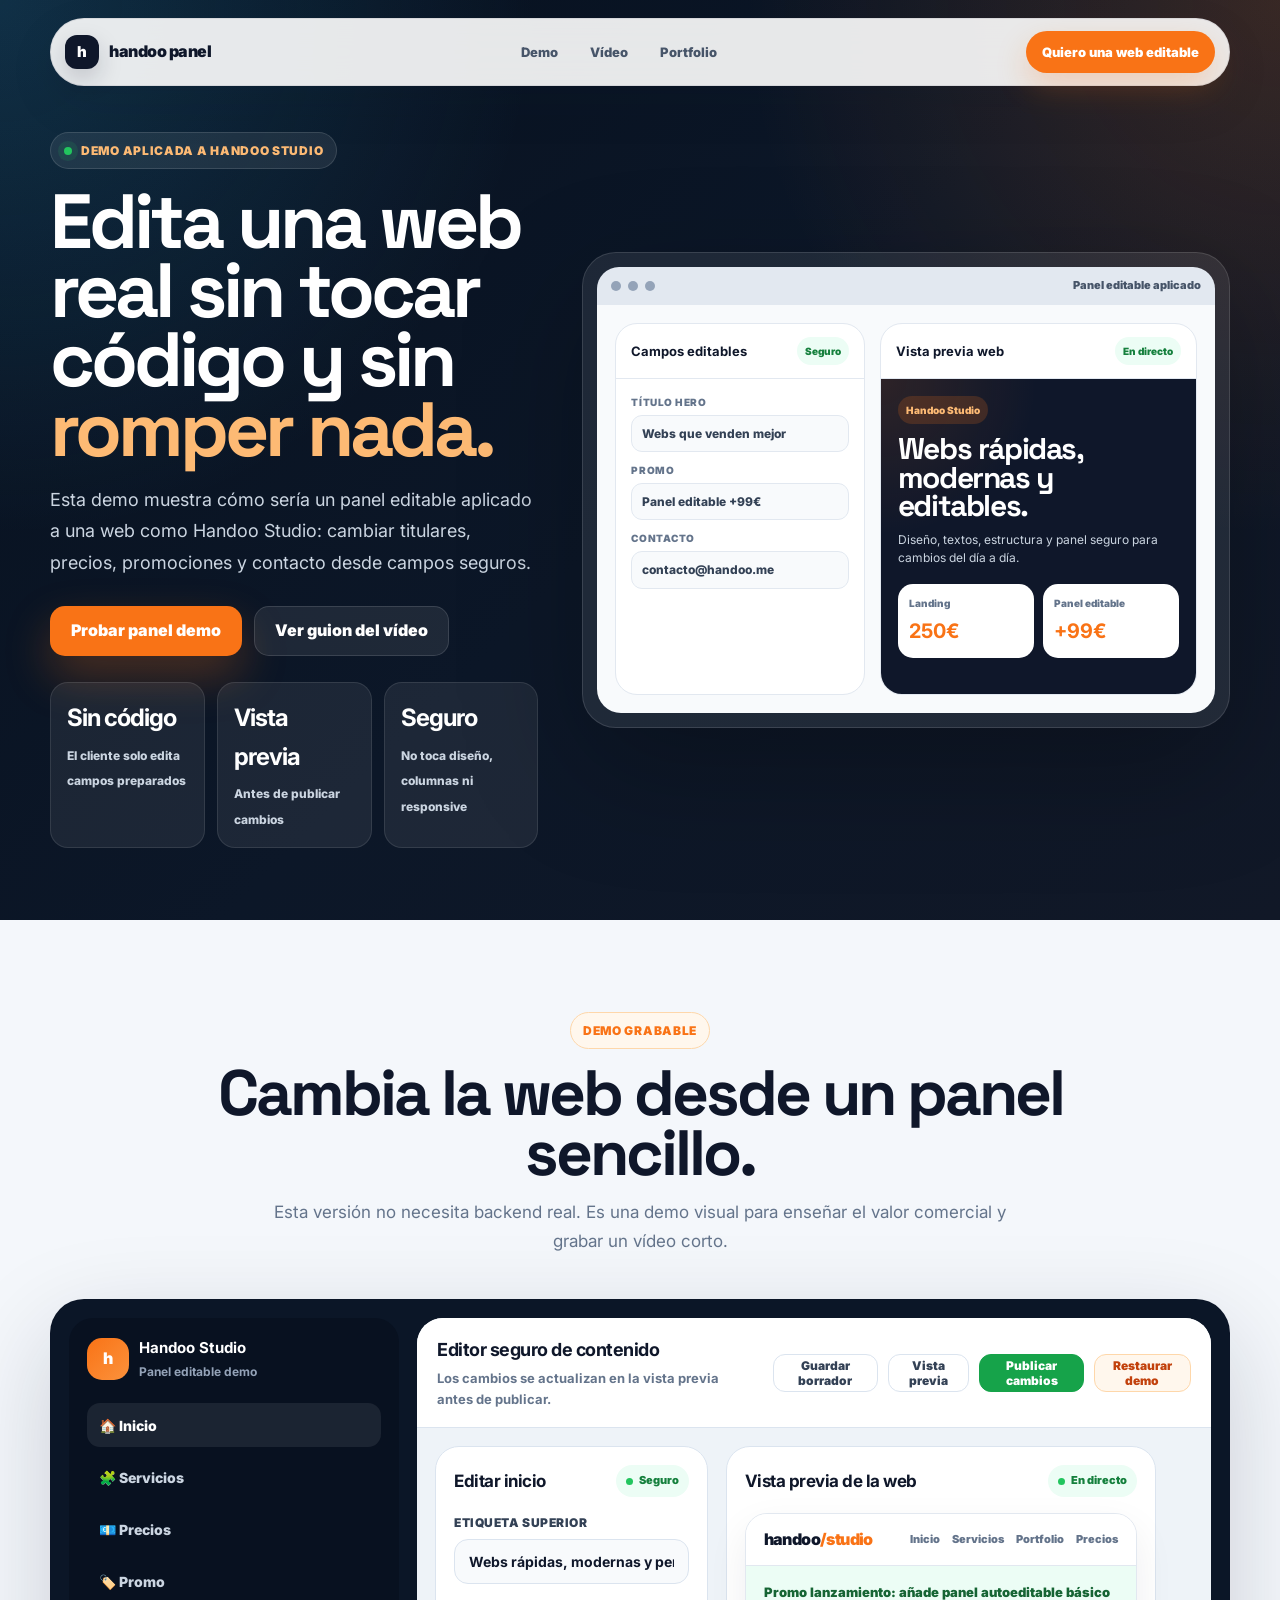
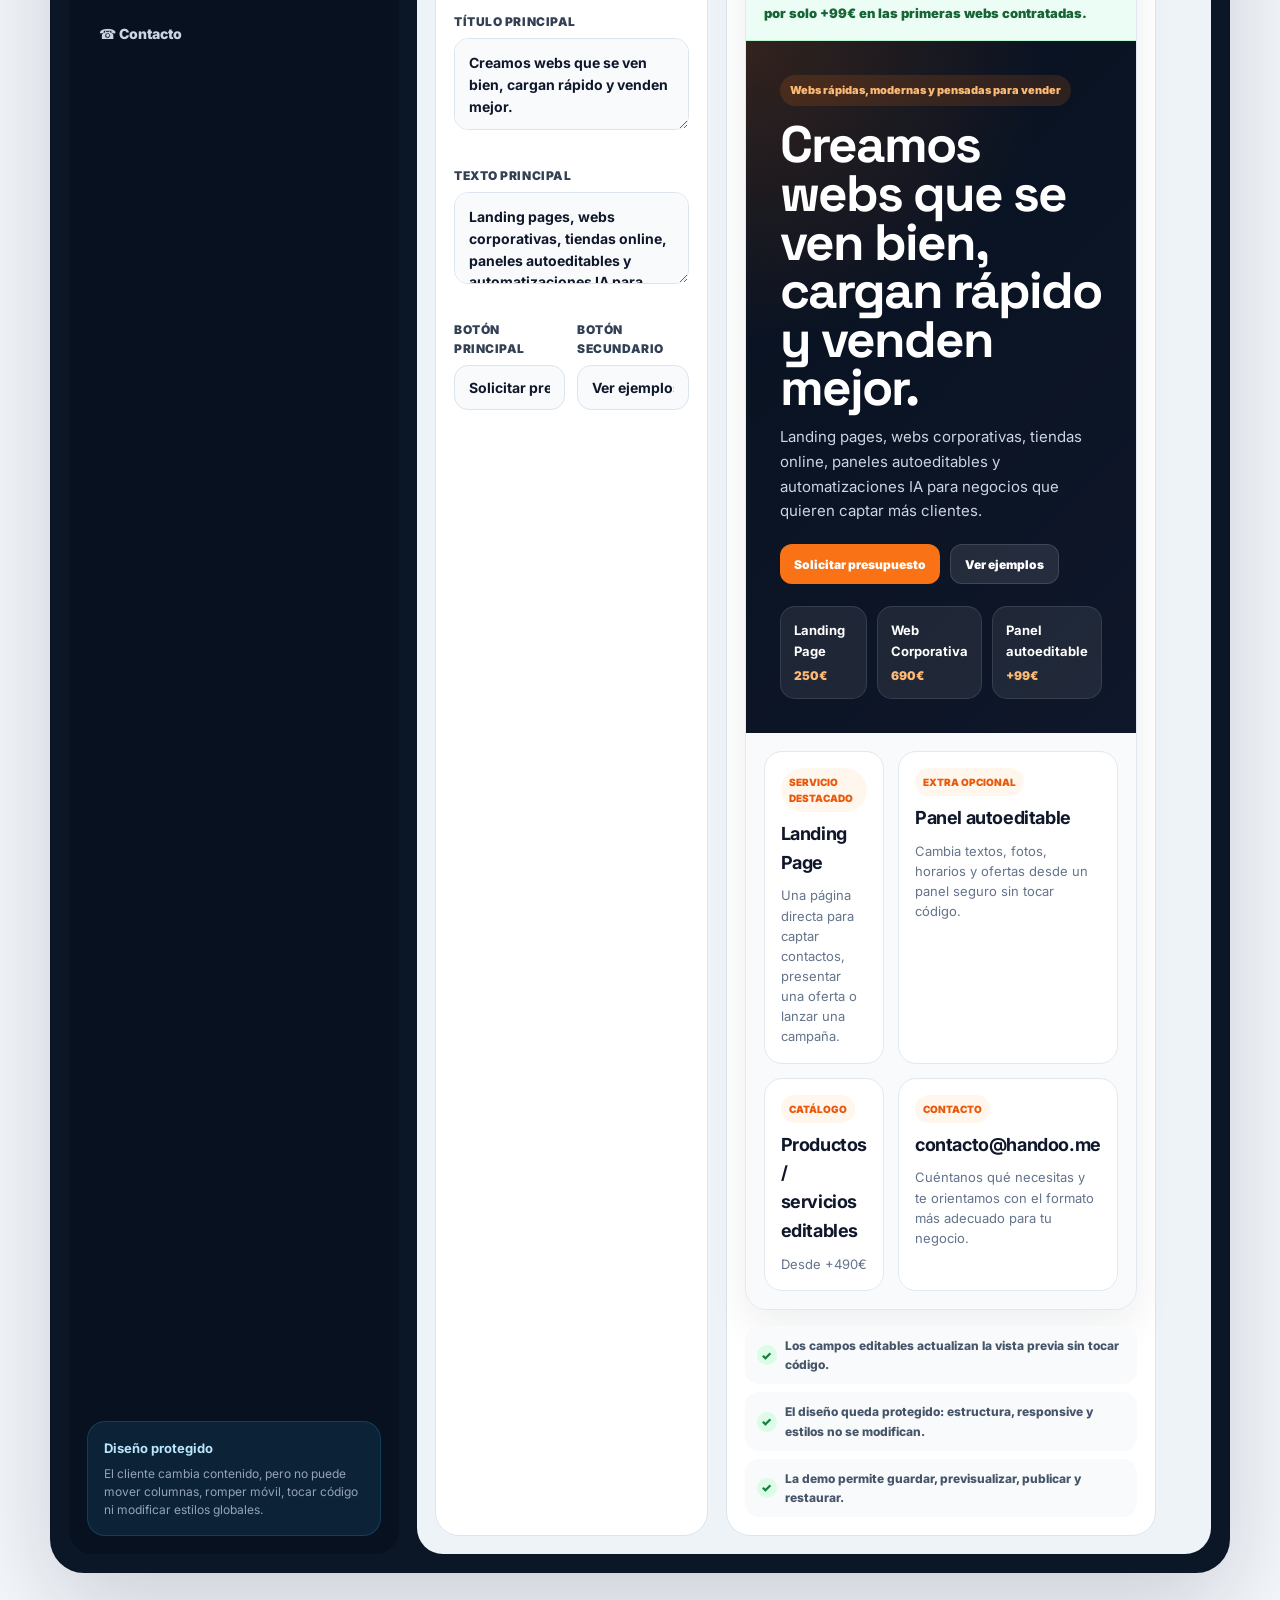
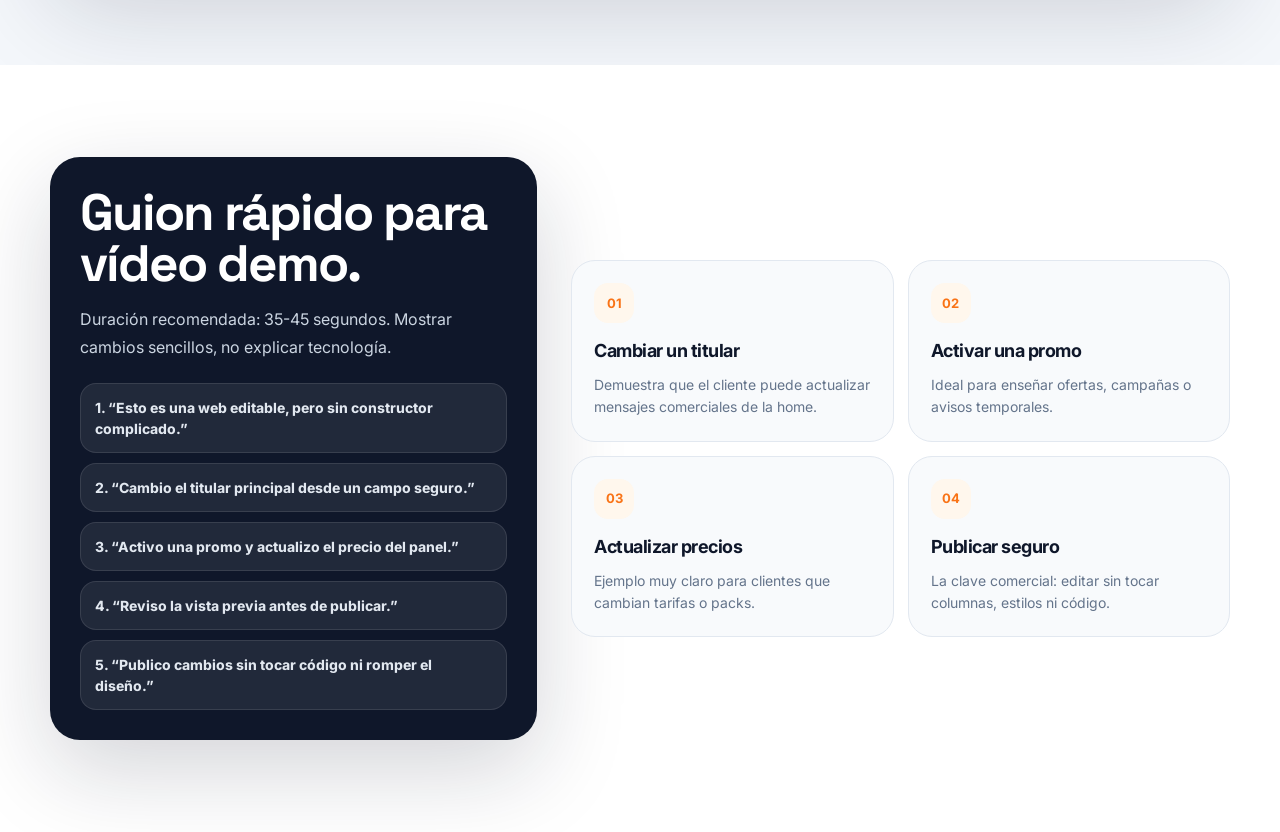
<file: demos/handoo-panel/index.html>
<!DOCTYPE html>
<html lang="es">
<head>
  <meta charset="UTF-8" />
  <meta name="viewport" content="width=device-width, initial-scale=1.0" />

  <title>Handoo Studio Panel | Demo editable aplicada</title>
  <meta name="description" content="Demo de panel editable aplicado a Handoo Studio para cambiar textos, precios, promociones y contacto sin tocar código." />

  <link rel="preconnect" href="https://fonts.googleapis.com">
  <link rel="preconnect" href="https://fonts.gstatic.com" crossorigin>
  <link href="https://fonts.googleapis.com/css2?family=Inter:wght@400;500;600;700;800;900&family=Space+Grotesk:wght@600;700;800&display=swap" rel="stylesheet">

  <link rel="stylesheet" href="../../assets/css/style.css">

  <style>
    :root{
      --panel-bg:#07111f;
      --panel-dark:#0b1627;
      --panel-soft:#f4f7fb;
      --panel-card:#ffffff;
      --panel-text:#0f172a;
      --panel-muted:#64748b;
      --panel-line:#dbe4ef;
      --panel-orange:#f97316;
      --panel-blue:#38bdf8;
      --panel-green:#22c55e;
      --panel-red:#ef4444;
      --panel-radius:28px;
      --panel-shadow:0 30px 90px rgba(2,8,23,.18);
    }

    *{box-sizing:border-box}

    body.handoo-panel-demo{
      margin:0;
      font-family:Inter,system-ui,-apple-system,BlinkMacSystemFont,"Segoe UI",sans-serif;
      background:var(--panel-soft);
      color:var(--panel-text);
    }

    .hp-nav{
      position:fixed;
      top:18px;
      left:50%;
      transform:translateX(-50%);
      z-index:50;
      width:min(1180px,calc(100% - 32px));
      display:flex;
      align-items:center;
      justify-content:space-between;
      gap:18px;
      padding:12px 14px;
      border-radius:999px;
      background:rgba(255,255,255,.90);
      border:1px solid rgba(15,23,42,.08);
      backdrop-filter:blur(18px);
      box-shadow:0 18px 50px rgba(15,23,42,.08);
    }

    .hp-logo{
      display:flex;
      align-items:center;
      gap:10px;
      text-decoration:none;
      color:#0f172a;
      font-weight:950;
      letter-spacing:-.5px;
    }

    .hp-logo-mark{
      width:34px;
      height:34px;
      display:grid;
      place-items:center;
      border-radius:12px;
      background:#0f172a;
      color:white;
      font-size:15px;
      box-shadow:0 10px 24px rgba(15,23,42,.18);
    }

    .hp-nav-links{
      display:flex;
      align-items:center;
      gap:8px;
    }

    .hp-nav-links a{
      text-decoration:none;
      color:#475569;
      font-size:13px;
      font-weight:850;
      padding:10px 12px;
      border-radius:999px;
    }

    .hp-nav-links a:hover{
      color:#0f172a;
      background:#f1f5f9;
    }

    .hp-nav-cta{
      display:inline-flex;
      align-items:center;
      justify-content:center;
      min-height:42px;
      padding:0 16px;
      border-radius:999px;
      background:var(--panel-orange);
      color:white !important;
      text-decoration:none;
      font-size:13px;
      font-weight:950;
      box-shadow:0 14px 32px rgba(249,115,22,.24);
    }

    .hp-hero{
      min-height:100vh;
      padding:132px 20px 72px;
      background:
        radial-gradient(circle at top left,rgba(56,189,248,.18),transparent 34%),
        radial-gradient(circle at top right,rgba(249,115,22,.18),transparent 34%),
        linear-gradient(135deg,#07111f,#0c1728 52%,#111827);
      color:white;
      overflow:hidden;
    }

    .hp-container{
      width:min(1180px,100%);
      margin:0 auto;
    }

    .hp-hero-grid{
      display:grid;
      grid-template-columns:.86fr 1.14fr;
      gap:44px;
      align-items:center;
    }

    .hp-kicker{
      display:inline-flex;
      align-items:center;
      gap:9px;
      width:fit-content;
      margin-bottom:18px;
      padding:8px 13px;
      border-radius:999px;
      background:rgba(255,255,255,.08);
      border:1px solid rgba(255,255,255,.12);
      color:#fdba74;
      font-size:12px;
      font-weight:950;
      text-transform:uppercase;
      letter-spacing:.7px;
    }

    .hp-kicker::before{
      content:"";
      width:8px;
      height:8px;
      border-radius:50%;
      background:var(--panel-green);
      box-shadow:0 0 0 6px rgba(34,197,94,.12);
    }

    .hp-hero h1{
      margin:0 0 20px;
      max-width:740px;
      font-family:"Space Grotesk",Inter,sans-serif;
      font-size:clamp(46px,6vw,82px);
      line-height:.9;
      letter-spacing:-4px;
    }

    .hp-hero h1 span{
      color:#fdba74;
    }

    .hp-hero-text{
      max-width:650px;
      margin:0 0 28px;
      color:#cbd5e1;
      font-size:18px;
      line-height:1.75;
    }

    .hp-hero-actions{
      display:flex;
      flex-wrap:wrap;
      gap:12px;
      margin-bottom:26px;
    }

    .hp-btn{
      display:inline-flex;
      align-items:center;
      justify-content:center;
      min-height:50px;
      padding:0 20px;
      border-radius:15px;
      border:1px solid transparent;
      text-decoration:none;
      font-weight:950;
      cursor:pointer;
      transition:.18s ease;
      font-family:inherit;
    }

    .hp-btn-primary{
      background:var(--panel-orange);
      color:white;
      box-shadow:0 20px 46px rgba(249,115,22,.28);
    }

    .hp-btn-primary:hover{
      transform:translateY(-2px);
      background:#fb923c;
    }

    .hp-btn-secondary{
      background:rgba(255,255,255,.08);
      color:white;
      border-color:rgba(255,255,255,.13);
    }

    .hp-btn-secondary:hover{
      transform:translateY(-2px);
      background:rgba(255,255,255,.12);
    }

    .hp-proof{
      display:grid;
      grid-template-columns:repeat(3,1fr);
      gap:12px;
      max-width:640px;
    }

    .hp-proof-card{
      padding:16px;
      border-radius:18px;
      background:rgba(255,255,255,.07);
      border:1px solid rgba(255,255,255,.10);
    }

    .hp-proof-card strong{
      display:block;
      color:white;
      font-size:24px;
      letter-spacing:-1px;
      margin-bottom:4px;
    }

    .hp-proof-card span{
      color:#cbd5e1;
      font-size:12px;
      font-weight:800;
      line-height:1.35;
    }

    .hp-hero-preview{
      padding:14px;
      border-radius:34px;
      background:rgba(255,255,255,.08);
      border:1px solid rgba(255,255,255,.12);
      box-shadow:0 40px 120px rgba(0,0,0,.26);
    }

    .hp-browser-top{
      height:38px;
      display:flex;
      align-items:center;
      justify-content:space-between;
      padding:0 14px;
      background:#e2e8f0;
      border-radius:22px 22px 0 0;
    }

    .hp-dots{
      display:flex;
      gap:7px;
    }

    .hp-dots span{
      width:10px;
      height:10px;
      border-radius:50%;
      background:#94a3b8;
    }

    .hp-browser-label{
      color:#475569;
      font-size:11px;
      font-weight:950;
    }

    .hp-mini-editor{
      background:#f8fafc;
      border-radius:0 0 24px 24px;
      padding:18px;
      color:#0f172a;
      display:grid;
      grid-template-columns:.88fr 1.12fr;
      gap:15px;
    }

    .hp-mini-form,
    .hp-mini-site{
      border-radius:22px;
      border:1px solid #e2e8f0;
      background:white;
      overflow:hidden;
    }

    .hp-mini-head{
      padding:13px 15px;
      border-bottom:1px solid #e2e8f0;
      display:flex;
      justify-content:space-between;
      align-items:center;
      gap:10px;
    }

    .hp-mini-head strong{
      font-size:13px;
      color:#0f172a;
    }

    .hp-mini-head span{
      display:inline-flex;
      padding:6px 8px;
      border-radius:999px;
      background:#ecfdf5;
      color:#15803d;
      font-size:10px;
      font-weight:950;
    }

    .hp-mini-form-body{
      padding:15px;
      display:grid;
      gap:10px;
    }

    .hp-mini-field{
      display:grid;
      gap:5px;
    }

    .hp-mini-field label{
      font-size:10px;
      font-weight:950;
      color:#64748b;
      text-transform:uppercase;
      letter-spacing:.55px;
    }

    .hp-mini-field div{
      min-height:34px;
      display:flex;
      align-items:center;
      padding:8px 10px;
      border-radius:11px;
      background:#f8fafc;
      border:1px solid #e2e8f0;
      color:#334155;
      font-size:12px;
      font-weight:800;
    }

    .hp-mini-site-body{
      padding:17px;
      background:
        radial-gradient(circle at top left,rgba(249,115,22,.13),transparent 35%),
        #0f172a;
      color:white;
      min-height:315px;
    }

    .hp-mini-site-body span{
      display:inline-flex;
      margin-bottom:11px;
      padding:6px 8px;
      border-radius:999px;
      background:rgba(249,115,22,.18);
      color:#fdba74;
      font-size:10px;
      font-weight:950;
    }

    .hp-mini-site-body h3{
      margin:0 0 10px;
      font-family:"Space Grotesk",Inter,sans-serif;
      font-size:30px;
      line-height:.95;
      letter-spacing:-1.4px;
      color:white;
    }

    .hp-mini-site-body p{
      margin:0 0 16px;
      color:#cbd5e1;
      font-size:12px;
      line-height:1.55;
    }

    .hp-mini-price-grid{
      display:grid;
      grid-template-columns:1fr 1fr;
      gap:9px;
      margin-top:16px;
    }

    .hp-mini-price{
      padding:11px;
      border-radius:15px;
      background:white;
      color:#0f172a;
    }

    .hp-mini-price small{
      display:block;
      color:#64748b;
      font-size:10px;
      font-weight:900;
      margin-bottom:4px;
    }

    .hp-mini-price strong{
      color:#f97316;
      font-size:20px;
    }

    .hp-demo-section{
      padding:92px 20px;
      background:#f4f7fb;
    }

    .hp-section-heading{
      width:min(860px,100%);
      margin:0 auto 42px;
      text-align:center;
    }

    .hp-section-heading span{
      display:inline-flex;
      margin-bottom:14px;
      padding:8px 12px;
      border-radius:999px;
      background:#fff7ed;
      color:#f97316;
      border:1px solid #fed7aa;
      font-size:12px;
      font-weight:950;
      text-transform:uppercase;
      letter-spacing:.7px;
    }

    .hp-section-heading h2{
      margin:0 0 14px;
      font-family:"Space Grotesk",Inter,sans-serif;
      font-size:clamp(38px,5vw,68px);
      line-height:.94;
      letter-spacing:-3px;
      color:#0f172a;
    }

    .hp-section-heading p{
      margin:0 auto;
      max-width:740px;
      color:#64748b;
      font-size:17px;
      line-height:1.75;
    }

    .hp-app-shell{
      width:min(1180px,100%);
      margin:0 auto;
      display:grid;
      grid-template-columns:330px 1fr;
      gap:18px;
      padding:18px;
      border-radius:34px;
      background:#0b1627;
      box-shadow:0 34px 100px rgba(15,23,42,.18);
      border:1px solid rgba(15,23,42,.08);
    }

    .hp-sidebar{
      padding:18px;
      border-radius:24px;
      background:#081120;
      color:white;
      display:flex;
      flex-direction:column;
      min-height:760px;
    }

    .hp-sidebar-top{
      display:flex;
      align-items:center;
      gap:10px;
      margin-bottom:22px;
    }

    .hp-sidebar-logo{
      width:42px;
      height:42px;
      display:grid;
      place-items:center;
      border-radius:15px;
      background:linear-gradient(135deg,#f97316,#fb923c);
      color:white;
      font-weight:950;
    }

    .hp-sidebar-top strong{
      display:block;
      font-size:15px;
    }

    .hp-sidebar-top span{
      display:block;
      margin-top:2px;
      color:#94a3b8;
      font-size:12px;
      font-weight:700;
    }

    .hp-tabs{
      display:grid;
      gap:8px;
      margin-bottom:18px;
    }

    .hp-tab{
      width:100%;
      display:flex;
      align-items:center;
      gap:10px;
      min-height:44px;
      padding:0 12px;
      border:0;
      border-radius:13px;
      background:transparent;
      color:#cbd5e1;
      font-family:inherit;
      font-size:14px;
      font-weight:850;
      cursor:pointer;
      text-align:left;
    }

    .hp-tab.active,
    .hp-tab:hover{
      background:rgba(255,255,255,.08);
      color:white;
    }

    .hp-sidebar-note{
      margin-top:auto;
      padding:16px;
      border-radius:18px;
      background:rgba(56,189,248,.10);
      border:1px solid rgba(56,189,248,.18);
    }

    .hp-sidebar-note strong{
      display:block;
      color:#bae6fd;
      font-size:13px;
      margin-bottom:6px;
    }

    .hp-sidebar-note p{
      margin:0;
      color:#94a3b8;
      font-size:12px;
      line-height:1.5;
    }

    .hp-workspace{
      border-radius:26px;
      background:#eef3f8;
      overflow:hidden;
    }

    .hp-workspace-top{
      display:flex;
      align-items:center;
      justify-content:space-between;
      gap:16px;
      padding:18px 20px;
      background:white;
      border-bottom:1px solid #dbe4ef;
    }

    .hp-workspace-title strong{
      display:block;
      color:#0f172a;
      font-size:18px;
      letter-spacing:-.5px;
    }

    .hp-workspace-title span{
      display:block;
      margin-top:3px;
      color:#64748b;
      font-size:13px;
      font-weight:700;
    }

    .hp-workspace-actions{
      display:flex;
      gap:10px;
      align-items:center;
    }

    .hp-small-btn{
      min-height:38px;
      padding:0 13px;
      border-radius:12px;
      border:1px solid #dbe4ef;
      background:white;
      color:#334155;
      font-family:inherit;
      font-size:12px;
      font-weight:950;
      cursor:pointer;
    }

    .hp-small-btn.publish{
      background:#16a34a;
      color:white;
      border-color:#16a34a;
    }

    .hp-small-btn.reset{
      background:#fff7ed;
      color:#c2410c;
      border-color:#fed7aa;
    }

    .hp-editor-grid{
      display:grid;
      grid-template-columns:.88fr 1.12fr;
      gap:18px;
      padding:18px;
    }

    .hp-form-panel,
    .hp-preview-panel{
      background:white;
      border:1px solid #dbe4ef;
      border-radius:24px;
      padding:18px;
    }

    .hp-panel-title{
      display:flex;
      align-items:center;
      justify-content:space-between;
      gap:12px;
      margin-bottom:16px;
    }

    .hp-panel-title h3{
      margin:0;
      color:#0f172a;
      font-size:17px;
      letter-spacing:-.5px;
    }

    .hp-status-pill{
      display:inline-flex;
      align-items:center;
      gap:6px;
      padding:7px 10px;
      border-radius:999px;
      background:#ecfdf5;
      color:#15803d;
      font-size:11px;
      font-weight:950;
    }

    .hp-status-pill::before{
      content:"";
      width:7px;
      height:7px;
      border-radius:50%;
      background:#22c55e;
    }

    .hp-form-section{
      display:none;
    }

    .hp-form-section.active{
      display:block;
    }

    .hp-field{
      margin-bottom:14px;
    }

    .hp-field label{
      display:block;
      margin-bottom:7px;
      color:#334155;
      font-size:12px;
      font-weight:950;
      text-transform:uppercase;
      letter-spacing:.55px;
    }

    .hp-field input,
    .hp-field textarea,
    .hp-field select{
      width:100%;
      border:1px solid #dbe4ef;
      border-radius:14px;
      background:#f8fafc;
      color:#0f172a;
      font-family:inherit;
      font-size:14px;
      font-weight:700;
      outline:none;
      padding:13px 14px;
      transition:.16s ease;
    }

    .hp-field textarea{
      min-height:92px;
      resize:vertical;
      line-height:1.55;
    }

    .hp-field input:focus,
    .hp-field textarea:focus,
    .hp-field select:focus{
      border-color:#38bdf8;
      background:white;
      box-shadow:0 0 0 4px rgba(56,189,248,.12);
    }

    .hp-two-cols{
      display:grid;
      grid-template-columns:1fr 1fr;
      gap:12px;
    }

    .hp-toggle-box{
      display:flex;
      align-items:center;
      gap:10px;
      padding:12px;
      border-radius:15px;
      background:#f8fafc;
      border:1px solid #dbe4ef;
      font-size:13px;
      font-weight:850;
      color:#334155;
      cursor:pointer;
    }

    .hp-toggle-box input{
      accent-color:#f97316;
    }

    .hp-preview-frame{
      border-radius:22px;
      overflow:hidden;
      border:1px solid #e2e8f0;
      background:white;
      box-shadow:0 16px 40px rgba(15,23,42,.07);
    }

    .hp-preview-nav{
      height:52px;
      display:flex;
      align-items:center;
      justify-content:space-between;
      padding:0 18px;
      background:white;
      border-bottom:1px solid #e2e8f0;
    }

    .hp-preview-logo{
      font-weight:950;
      color:#0f172a;
      letter-spacing:-.6px;
    }

    .hp-preview-logo span{
      color:#f97316;
    }

    .hp-preview-links{
      display:flex;
      gap:12px;
      color:#64748b;
      font-size:11px;
      font-weight:900;
    }

    .hp-preview-hero{
      padding:34px;
      background:
        radial-gradient(circle at top left,rgba(249,115,22,.18),transparent 38%),
        linear-gradient(135deg,#07111f,#0f172a);
      color:white;
    }

    .hp-preview-badge{
      display:inline-flex;
      margin-bottom:15px;
      padding:7px 10px;
      border-radius:999px;
      background:rgba(249,115,22,.15);
      color:#fdba74;
      font-size:11px;
      font-weight:950;
    }

    .hp-preview-hero h4{
      max-width:560px;
      margin:0 0 12px;
      color:white;
      font-family:"Space Grotesk",Inter,sans-serif;
      font-size:clamp(32px,4vw,52px);
      line-height:.95;
      letter-spacing:-2px;
    }

    .hp-preview-hero p{
      max-width:560px;
      margin:0 0 20px;
      color:#cbd5e1;
      font-size:15px;
      line-height:1.65;
    }

    .hp-preview-buttons{
      display:flex;
      flex-wrap:wrap;
      gap:10px;
      margin-bottom:22px;
    }

    .hp-preview-buttons a{
      display:inline-flex;
      min-height:40px;
      align-items:center;
      justify-content:center;
      padding:0 14px;
      border-radius:12px;
      font-size:12px;
      font-weight:950;
      text-decoration:none;
    }

    .hp-preview-buttons a:first-child{
      background:#f97316;
      color:white;
    }

    .hp-preview-buttons a:last-child{
      background:rgba(255,255,255,.10);
      color:white;
      border:1px solid rgba(255,255,255,.12);
    }

    .hp-preview-services{
      display:grid;
      grid-template-columns:repeat(3,1fr);
      gap:10px;
      margin-top:18px;
    }

    .hp-preview-service{
      padding:13px;
      border-radius:15px;
      background:rgba(255,255,255,.08);
      border:1px solid rgba(255,255,255,.10);
    }

    .hp-preview-service strong{
      display:block;
      color:white;
      font-size:13px;
      margin-bottom:4px;
    }

    .hp-preview-service span{
      display:block;
      color:#fdba74;
      font-size:12px;
      font-weight:950;
    }

    .hp-preview-promo{
      display:none;
      padding:16px 18px;
      background:#ecfdf5;
      border-bottom:1px solid #bbf7d0;
      color:#166534;
      font-size:13px;
      font-weight:900;
    }

    .hp-preview-promo.active{
      display:block;
    }

    .hp-preview-bottom{
      display:grid;
      grid-template-columns:1fr 1fr;
      gap:14px;
      padding:18px;
      background:#f8fafc;
    }

    .hp-preview-card{
      padding:16px;
      border-radius:18px;
      background:white;
      border:1px solid #e2e8f0;
    }

    .hp-preview-card small{
      display:inline-flex;
      margin-bottom:8px;
      padding:6px 8px;
      border-radius:999px;
      background:#fff7ed;
      color:#ea580c;
      font-size:10px;
      font-weight:950;
      text-transform:uppercase;
    }

    .hp-preview-card h5{
      margin:0 0 8px;
      color:#0f172a;
      font-size:18px;
      letter-spacing:-.4px;
    }

    .hp-preview-card p{
      margin:0;
      color:#64748b;
      font-size:13px;
      line-height:1.55;
    }

    .hp-version-log{
      margin-top:16px;
      display:grid;
      gap:8px;
    }

    .hp-version-log div{
      display:flex;
      gap:8px;
      align-items:center;
      padding:10px 12px;
      border-radius:14px;
      background:#f8fafc;
      color:#475569;
      font-size:12px;
      font-weight:800;
    }

    .hp-version-log div::before{
      content:"✓";
      width:20px;
      height:20px;
      display:grid;
      place-items:center;
      flex:0 0 auto;
      border-radius:50%;
      background:#dcfce7;
      color:#15803d;
      font-size:12px;
      font-weight:950;
    }

    .hp-video-section{
      padding:92px 20px;
      background:white;
    }

    .hp-video-grid{
      width:min(1180px,100%);
      margin:0 auto;
      display:grid;
      grid-template-columns:.85fr 1.15fr;
      gap:34px;
      align-items:center;
    }

    .hp-script-card{
      padding:30px;
      border-radius:30px;
      background:#0f172a;
      color:white;
      box-shadow:0 30px 90px rgba(15,23,42,.18);
    }

    .hp-script-card h2{
      margin:0 0 16px;
      color:white;
      font-family:"Space Grotesk",Inter,sans-serif;
      font-size:clamp(34px,4vw,56px);
      line-height:1;
      letter-spacing:-2px;
    }

    .hp-script-card p{
      margin:0 0 22px;
      color:#cbd5e1;
      line-height:1.75;
      font-size:16px;
    }

    .hp-script-list{
      display:grid;
      gap:10px;
    }

    .hp-script-list div{
      padding:13px 14px;
      border-radius:16px;
      background:rgba(255,255,255,.08);
      border:1px solid rgba(255,255,255,.10);
      color:#e2e8f0;
      font-size:14px;
      line-height:1.5;
      font-weight:750;
    }

    .hp-video-preview{
      display:grid;
      grid-template-columns:repeat(2,1fr);
      gap:14px;
    }

    .hp-video-step{
      padding:22px;
      border-radius:24px;
      background:#f8fafc;
      border:1px solid #e2e8f0;
    }

    .hp-video-step strong{
      width:40px;
      height:40px;
      display:grid;
      place-items:center;
      border-radius:14px;
      background:#fff7ed;
      color:#f97316;
      margin-bottom:14px;
      font-size:13px;
    }

    .hp-video-step h3{
      margin:0 0 8px;
      color:#0f172a;
      font-size:18px;
      letter-spacing:-.5px;
    }

    .hp-video-step p{
      margin:0;
      color:#64748b;
      font-size:14px;
      line-height:1.6;
    }

    .hp-toast{
      position:fixed;
      right:22px;
      bottom:22px;
      z-index:80;
      display:none;
      max-width:340px;
      padding:15px 16px;
      border-radius:18px;
      background:#0f172a;
      color:white;
      box-shadow:0 20px 60px rgba(15,23,42,.24);
      font-size:13px;
      font-weight:800;
    }

    .hp-toast.show{
      display:block;
      animation:hpToast .22s ease both;
    }

    @keyframes hpToast{
      from{opacity:0; transform:translateY(10px)}
      to{opacity:1; transform:translateY(0)}
    }

    @media(max-width:1080px){
      .hp-hero-grid,
      .hp-mini-editor,
      .hp-app-shell,
      .hp-editor-grid,
      .hp-video-grid{
        grid-template-columns:1fr;
      }

      .hp-sidebar{
        min-height:auto;
      }

      .hp-preview-bottom,
      .hp-video-preview{
        grid-template-columns:1fr;
      }
    }

    @media(max-width:760px){
      .hp-nav{
        position:static;
        transform:none;
        width:calc(100% - 24px);
        margin:12px auto 0;
        border-radius:22px;
        flex-wrap:wrap;
      }

      .hp-nav-links{
        display:none;
      }

      .hp-hero{
        padding-top:46px;
      }

      .hp-hero h1{
        letter-spacing:-2.6px;
      }

      .hp-proof,
      .hp-mini-price-grid,
      .hp-preview-services,
      .hp-two-cols{
        grid-template-columns:1fr;
      }

      .hp-workspace-top,
      .hp-workspace-actions{
        align-items:stretch;
        flex-direction:column;
      }

      .hp-small-btn{
        width:100%;
      }

      .hp-preview-hero{
        padding:26px;
      }
    }
  </style>
</head>

<body class="handoo-panel-demo">

  <nav class="hp-nav">
    <a href="../../index.html" class="hp-logo">
      <span class="hp-logo-mark">h</span>
      <span>handoo panel</span>
    </a>

    <div class="hp-nav-links">
      <a href="#demo">Demo</a>
      <a href="#video">Vídeo</a>
      <a href="../../portfolio.html">Portfolio</a>
    </div>

    <a href="../../contacto.html" class="hp-nav-cta">Quiero una web editable</a>
  </nav>

  <header class="hp-hero">
    <div class="hp-container">
      <div class="hp-hero-grid">

        <div>
          <span class="hp-kicker">Demo aplicada a Handoo Studio</span>

          <h1>
            Edita una web real sin tocar código y sin <span>romper nada.</span>
          </h1>

          <p class="hp-hero-text">
            Esta demo muestra cómo sería un panel editable aplicado a una web como Handoo Studio: cambiar titulares, precios, promociones y contacto desde campos seguros.
          </p>

          <div class="hp-hero-actions">
            <a href="#demo" class="hp-btn hp-btn-primary">Probar panel demo</a>
            <a href="#video" class="hp-btn hp-btn-secondary">Ver guion del vídeo</a>
          </div>

          <div class="hp-proof">
            <div class="hp-proof-card">
              <strong>Sin código</strong>
              <span>El cliente solo edita campos preparados</span>
            </div>

            <div class="hp-proof-card">
              <strong>Vista previa</strong>
              <span>Antes de publicar cambios</span>
            </div>

            <div class="hp-proof-card">
              <strong>Seguro</strong>
              <span>No toca diseño, columnas ni responsive</span>
            </div>
          </div>
        </div>

        <div class="hp-hero-preview">
          <div class="hp-browser-top">
            <div class="hp-dots"><span></span><span></span><span></span></div>
            <div class="hp-browser-label">Panel editable aplicado</div>
          </div>

          <div class="hp-mini-editor">
            <div class="hp-mini-form">
              <div class="hp-mini-head">
                <strong>Campos editables</strong>
                <span>Seguro</span>
              </div>

              <div class="hp-mini-form-body">
                <div class="hp-mini-field">
                  <label>Título hero</label>
                  <div>Webs que venden mejor</div>
                </div>

                <div class="hp-mini-field">
                  <label>Promo</label>
                  <div>Panel editable +99€</div>
                </div>

                <div class="hp-mini-field">
                  <label>Contacto</label>
                  <div>contacto@handoo.me</div>
                </div>
              </div>
            </div>

            <div class="hp-mini-site">
              <div class="hp-mini-head">
                <strong>Vista previa web</strong>
                <span>En directo</span>
              </div>

              <div class="hp-mini-site-body">
                <span>Handoo Studio</span>
                <h3>Webs rápidas, modernas y editables.</h3>
                <p>Diseño, textos, estructura y panel seguro para cambios del día a día.</p>

                <div class="hp-mini-price-grid">
                  <div class="hp-mini-price">
                    <small>Landing</small>
                    <strong>250€</strong>
                  </div>

                  <div class="hp-mini-price">
                    <small>Panel editable</small>
                    <strong>+99€</strong>
                  </div>
                </div>
              </div>
            </div>
          </div>

        </div>

      </div>
    </div>
  </header>

  <main>

    <section id="demo" class="hp-demo-section">
      <div class="hp-section-heading">
        <span>Demo grabable</span>
        <h2>Cambia la web desde un panel sencillo.</h2>
        <p>
          Esta versión no necesita backend real. Es una demo visual para enseñar el valor comercial y grabar un vídeo corto.
        </p>
      </div>

      <div class="hp-app-shell">

        <aside class="hp-sidebar">
          <div class="hp-sidebar-top">
            <div class="hp-sidebar-logo">h</div>
            <div>
              <strong>Handoo Studio</strong>
              <span>Panel editable demo</span>
            </div>
          </div>

          <div class="hp-tabs">
            <button class="hp-tab active" data-tab="hero">🏠 Inicio</button>
            <button class="hp-tab" data-tab="services">🧩 Servicios</button>
            <button class="hp-tab" data-tab="pricing">💶 Precios</button>
            <button class="hp-tab" data-tab="promo">🏷️ Promo</button>
            <button class="hp-tab" data-tab="contact">☎️ Contacto</button>
          </div>

          <div class="hp-sidebar-note">
            <strong>Diseño protegido</strong>
            <p>
              El cliente cambia contenido, pero no puede mover columnas, romper móvil, tocar código ni modificar estilos globales.
            </p>
          </div>
        </aside>

        <section class="hp-workspace">

          <div class="hp-workspace-top">
            <div class="hp-workspace-title">
              <strong>Editor seguro de contenido</strong>
              <span>Los cambios se actualizan en la vista previa antes de publicar.</span>
            </div>

            <div class="hp-workspace-actions">
              <button class="hp-small-btn" data-toast="Borrador guardado. Todavía no se ha publicado en la web.">Guardar borrador</button>
              <button class="hp-small-btn" data-toast="Vista previa actualizada. Revisa antes de publicar.">Vista previa</button>
              <button class="hp-small-btn publish" id="publishBtn">Publicar cambios</button>
              <button class="hp-small-btn reset" id="resetBtn">Restaurar demo</button>
            </div>
          </div>

          <div class="hp-editor-grid">

            <div class="hp-form-panel">
              <div class="hp-panel-title">
                <h3 id="panelTitle">Editar inicio</h3>
                <span class="hp-status-pill">Seguro</span>
              </div>

              <div class="hp-form-section active" data-section="hero">
                <div class="hp-field">
                  <label for="heroBadge">Etiqueta superior</label>
                  <input id="heroBadge" type="text" value="Webs rápidas, modernas y pensadas para vender">
                </div>

                <div class="hp-field">
                  <label for="heroTitle">Título principal</label>
                  <textarea id="heroTitle">Creamos webs que se ven bien, cargan rápido y venden mejor.</textarea>
                </div>

                <div class="hp-field">
                  <label for="heroText">Texto principal</label>
                  <textarea id="heroText">Landing pages, webs corporativas, tiendas online, paneles autoeditables y automatizaciones IA para negocios que quieren captar más clientes.</textarea>
                </div>

                <div class="hp-two-cols">
                  <div class="hp-field">
                    <label for="heroButton">Botón principal</label>
                    <input id="heroButton" type="text" value="Solicitar presupuesto">
                  </div>

                  <div class="hp-field">
                    <label for="heroButton2">Botón secundario</label>
                    <input id="heroButton2" type="text" value="Ver ejemplos">
                  </div>
                </div>
              </div>

              <div class="hp-form-section" data-section="services">
                <div class="hp-field">
                  <label for="service1Name">Servicio 1</label>
                  <input id="service1Name" type="text" value="Landing Page">
                </div>

                <div class="hp-field">
                  <label for="service1Desc">Descripción 1</label>
                  <textarea id="service1Desc">Una página directa para captar contactos, presentar una oferta o lanzar una campaña.</textarea>
                </div>

                <div class="hp-field">
                  <label for="service2Name">Servicio 2</label>
                  <input id="service2Name" type="text" value="Panel autoeditable">
                </div>

                <div class="hp-field">
                  <label for="service2Desc">Descripción 2</label>
                  <textarea id="service2Desc">Cambia textos, fotos, horarios y ofertas desde un panel seguro sin tocar código.</textarea>
                </div>
              </div>

              <div class="hp-form-section" data-section="pricing">
                <div class="hp-two-cols">
                  <div class="hp-field">
                    <label for="landingPrice">Precio landing</label>
                    <input id="landingPrice" type="text" value="250€">
                  </div>

                  <div class="hp-field">
                    <label for="webPrice">Precio corporativa</label>
                    <input id="webPrice" type="text" value="690€">
                  </div>
                </div>

                <div class="hp-two-cols">
                  <div class="hp-field">
                    <label for="panelPrice">Promo panel</label>
                    <input id="panelPrice" type="text" value="+99€">
                  </div>

                  <div class="hp-field">
                    <label for="catalogPrice">Catálogo editable</label>
                    <input id="catalogPrice" type="text" value="Desde +490€">
                  </div>
                </div>
              </div>

              <div class="hp-form-section" data-section="promo">
                <label class="hp-toggle-box">
                  <input id="promoActive" type="checkbox" checked>
                  Mostrar banner promocional
                </label>

                <div class="hp-field" style="margin-top:14px;">
                  <label for="promoText">Texto de la promo</label>
                  <textarea id="promoText">Promo lanzamiento: añade panel autoeditable básico por solo +99€ en las primeras webs contratadas.</textarea>
                </div>
              </div>

              <div class="hp-form-section" data-section="contact">
                <div class="hp-field">
                  <label for="contactEmail">Email</label>
                  <input id="contactEmail" type="text" value="contacto@handoo.me">
                </div>

                <div class="hp-field">
                  <label for="contactWhatsapp">Texto WhatsApp</label>
                  <input id="contactWhatsapp" type="text" value="Solicitar presupuesto">
                </div>

                <div class="hp-field">
                  <label for="finalCta">CTA final</label>
                  <textarea id="finalCta">Cuéntanos qué necesitas y te orientamos con el formato más adecuado para tu negocio.</textarea>
                </div>
              </div>
            </div>

            <div class="hp-preview-panel">
              <div class="hp-panel-title">
                <h3>Vista previa de la web</h3>
                <span class="hp-status-pill">En directo</span>
              </div>

              <div class="hp-preview-frame">
                <div class="hp-preview-nav">
                  <div class="hp-preview-logo">handoo<span>/studio</span></div>
                  <div class="hp-preview-links">
                    <span>Inicio</span>
                    <span>Servicios</span>
                    <span>Portfolio</span>
                    <span>Precios</span>
                  </div>
                </div>

                <div id="previewPromo" class="hp-preview-promo active">
                  Promo lanzamiento: añade panel autoeditable básico por solo +99€ en las primeras webs contratadas.
                </div>

                <div class="hp-preview-hero">
                  <div id="previewBadge" class="hp-preview-badge">Webs rápidas, modernas y pensadas para vender</div>

                  <h4 id="previewHeroTitle">Creamos webs que se ven bien, cargan rápido y venden mejor.</h4>

                  <p id="previewHeroText">
                    Landing pages, webs corporativas, tiendas online, paneles autoeditables y automatizaciones IA para negocios que quieren captar más clientes.
                  </p>

                  <div class="hp-preview-buttons">
                    <a href="#" id="previewButton">Solicitar presupuesto</a>
                    <a href="#" id="previewButton2">Ver ejemplos</a>
                  </div>

                  <div class="hp-preview-services">
                    <div class="hp-preview-service">
                      <strong id="previewService1">Landing Page</strong>
                      <span id="previewLandingPrice">250€</span>
                    </div>

                    <div class="hp-preview-service">
                      <strong>Web Corporativa</strong>
                      <span id="previewWebPrice">690€</span>
                    </div>

                    <div class="hp-preview-service">
                      <strong id="previewService2">Panel autoeditable</strong>
                      <span id="previewPanelPrice">+99€</span>
                    </div>
                  </div>
                </div>

                <div class="hp-preview-bottom">
                  <article class="hp-preview-card">
                    <small>Servicio destacado</small>
                    <h5 id="previewServiceCard1">Landing Page</h5>
                    <p id="previewServiceDesc1">Una página directa para captar contactos, presentar una oferta o lanzar una campaña.</p>
                  </article>

                  <article class="hp-preview-card">
                    <small>Extra opcional</small>
                    <h5 id="previewServiceCard2">Panel autoeditable</h5>
                    <p id="previewServiceDesc2">Cambia textos, fotos, horarios y ofertas desde un panel seguro sin tocar código.</p>
                  </article>

                  <article class="hp-preview-card">
                    <small>Catálogo</small>
                    <h5>Productos / servicios editables</h5>
                    <p id="previewCatalogPrice">Desde +490€</p>
                  </article>

                  <article class="hp-preview-card">
                    <small>Contacto</small>
                    <h5 id="previewEmail">contacto@handoo.me</h5>
                    <p id="previewFinalCta">Cuéntanos qué necesitas y te orientamos con el formato más adecuado para tu negocio.</p>
                  </article>
                </div>
              </div>

              <div class="hp-version-log">
                <div>Los campos editables actualizan la vista previa sin tocar código.</div>
                <div>El diseño queda protegido: estructura, responsive y estilos no se modifican.</div>
                <div>La demo permite guardar, previsualizar, publicar y restaurar.</div>
              </div>
            </div>

          </div>

        </section>

      </div>
    </section>

    <section id="video" class="hp-video-section">
      <div class="hp-video-grid">

        <div class="hp-script-card">
          <h2>Guion rápido para vídeo demo.</h2>
          <p>
            Duración recomendada: 35-45 segundos. Mostrar cambios sencillos, no explicar tecnología.
          </p>

          <div class="hp-script-list">
            <div>1. “Esto es una web editable, pero sin constructor complicado.”</div>
            <div>2. “Cambio el titular principal desde un campo seguro.”</div>
            <div>3. “Activo una promo y actualizo el precio del panel.”</div>
            <div>4. “Reviso la vista previa antes de publicar.”</div>
            <div>5. “Publico cambios sin tocar código ni romper el diseño.”</div>
          </div>
        </div>

        <div class="hp-video-preview">
          <article class="hp-video-step">
            <strong>01</strong>
            <h3>Cambiar un titular</h3>
            <p>Demuestra que el cliente puede actualizar mensajes comerciales de la home.</p>
          </article>

          <article class="hp-video-step">
            <strong>02</strong>
            <h3>Activar una promo</h3>
            <p>Ideal para enseñar ofertas, campañas o avisos temporales.</p>
          </article>

          <article class="hp-video-step">
            <strong>03</strong>
            <h3>Actualizar precios</h3>
            <p>Ejemplo muy claro para clientes que cambian tarifas o packs.</p>
          </article>

          <article class="hp-video-step">
            <strong>04</strong>
            <h3>Publicar seguro</h3>
            <p>La clave comercial: editar sin tocar columnas, estilos ni código.</p>
          </article>
        </div>

      </div>
    </section>

  </main>

  <div id="hpToast" class="hp-toast"></div>

  <script>
    const defaultData = {
      heroBadge: "Webs rápidas, modernas y pensadas para vender",
      heroTitle: "Creamos webs que se ven bien, cargan rápido y venden mejor.",
      heroText: "Landing pages, webs corporativas, tiendas online, paneles autoeditables y automatizaciones IA para negocios que quieren captar más clientes.",
      heroButton: "Solicitar presupuesto",
      heroButton2: "Ver ejemplos",
      service1Name: "Landing Page",
      service1Desc: "Una página directa para captar contactos, presentar una oferta o lanzar una campaña.",
      service2Name: "Panel autoeditable",
      service2Desc: "Cambia textos, fotos, horarios y ofertas desde un panel seguro sin tocar código.",
      landingPrice: "250€",
      webPrice: "690€",
      panelPrice: "+99€",
      catalogPrice: "Desde +490€",
      promoActive: true,
      promoText: "Promo lanzamiento: añade panel autoeditable básico por solo +99€ en las primeras webs contratadas.",
      contactEmail: "contacto@handoo.me",
      contactWhatsapp: "Solicitar presupuesto",
      finalCta: "Cuéntanos qué necesitas y te orientamos con el formato más adecuado para tu negocio."
    };

    const fields = Object.keys(defaultData);
    const toast = document.getElementById("hpToast");
    let toastTimer;

    function showToast(text){
      toast.textContent = text;
      toast.classList.add("show");
      clearTimeout(toastTimer);
      toastTimer = setTimeout(() => toast.classList.remove("show"), 2600);
    }

    function getFieldValue(id){
      const field = document.getElementById(id);
      if(!field) return defaultData[id];

      if(field.type === "checkbox"){
        return field.checked;
      }

      return field.value;
    }

    function setFieldValue(id, value){
      const field = document.getElementById(id);
      if(!field) return;

      if(field.type === "checkbox"){
        field.checked = Boolean(value);
      }else{
        field.value = value;
      }
    }

    function collectData(){
      const data = {};
      fields.forEach((key) => {
        data[key] = getFieldValue(key);
      });
      return data;
    }

    function applyData(data){
      document.getElementById("previewBadge").textContent = data.heroBadge;
      document.getElementById("previewHeroTitle").textContent = data.heroTitle;
      document.getElementById("previewHeroText").textContent = data.heroText;
      document.getElementById("previewButton").textContent = data.heroButton;
      document.getElementById("previewButton2").textContent = data.heroButton2;

      document.getElementById("previewService1").textContent = data.service1Name;
      document.getElementById("previewServiceCard1").textContent = data.service1Name;
      document.getElementById("previewServiceDesc1").textContent = data.service1Desc;

      document.getElementById("previewService2").textContent = data.service2Name;
      document.getElementById("previewServiceCard2").textContent = data.service2Name;
      document.getElementById("previewServiceDesc2").textContent = data.service2Desc;

      document.getElementById("previewLandingPrice").textContent = data.landingPrice;
      document.getElementById("previewWebPrice").textContent = data.webPrice;
      document.getElementById("previewPanelPrice").textContent = data.panelPrice;
      document.getElementById("previewCatalogPrice").textContent = data.catalogPrice;

      const promo = document.getElementById("previewPromo");
      promo.textContent = data.promoText;
      promo.classList.toggle("active", Boolean(data.promoActive));

      document.getElementById("previewEmail").textContent = data.contactEmail;
      document.getElementById("previewFinalCta").textContent = data.finalCta;
    }

    function syncPreview(){
      applyData(collectData());
    }

    function loadSaved(){
      const saved = localStorage.getItem("handooStudioPanelDemo");
      if(!saved){
        applyData(defaultData);
        return;
      }

      try{
        const data = {...defaultData, ...JSON.parse(saved)};
        fields.forEach((key) => setFieldValue(key, data[key]));
        applyData(data);
      }catch(error){
        applyData(defaultData);
      }
    }

    document.querySelectorAll(".hp-tab").forEach((button) => {
      button.addEventListener("click", () => {
        document.querySelectorAll(".hp-tab").forEach((btn) => btn.classList.remove("active"));
        button.classList.add("active");

        const tab = button.getAttribute("data-tab");

        document.querySelectorAll(".hp-form-section").forEach((section) => {
          section.classList.toggle("active", section.getAttribute("data-section") === tab);
        });

        const titles = {
          hero: "Editar inicio",
          services: "Editar servicios",
          pricing: "Editar precios",
          promo: "Editar promoción",
          contact: "Editar contacto"
        };

        document.getElementById("panelTitle").textContent = titles[tab] || "Editar contenido";
      });
    });

    fields.forEach((key) => {
      const field = document.getElementById(key);
      if(field){
        field.addEventListener("input", syncPreview);
        field.addEventListener("change", syncPreview);
      }
    });

    document.querySelectorAll("[data-toast]").forEach((button) => {
      button.addEventListener("click", () => {
        localStorage.setItem("handooStudioPanelDemo", JSON.stringify(collectData()));
        showToast(button.getAttribute("data-toast"));
      });
    });

    document.getElementById("publishBtn").addEventListener("click", () => {
      localStorage.setItem("handooStudioPanelDemo", JSON.stringify(collectData()));
      showToast("Cambios publicados correctamente. En una versión real se actualizaría la web.");
    });

    document.getElementById("resetBtn").addEventListener("click", () => {
      localStorage.removeItem("handooStudioPanelDemo");
      fields.forEach((key) => setFieldValue(key, defaultData[key]));
      applyData(defaultData);
      showToast("Demo restaurada a los valores iniciales.");
    });

    loadSaved();
  </script>

  <script src="../../assets/js/main.js"></script>
</body>
</html>
</file>
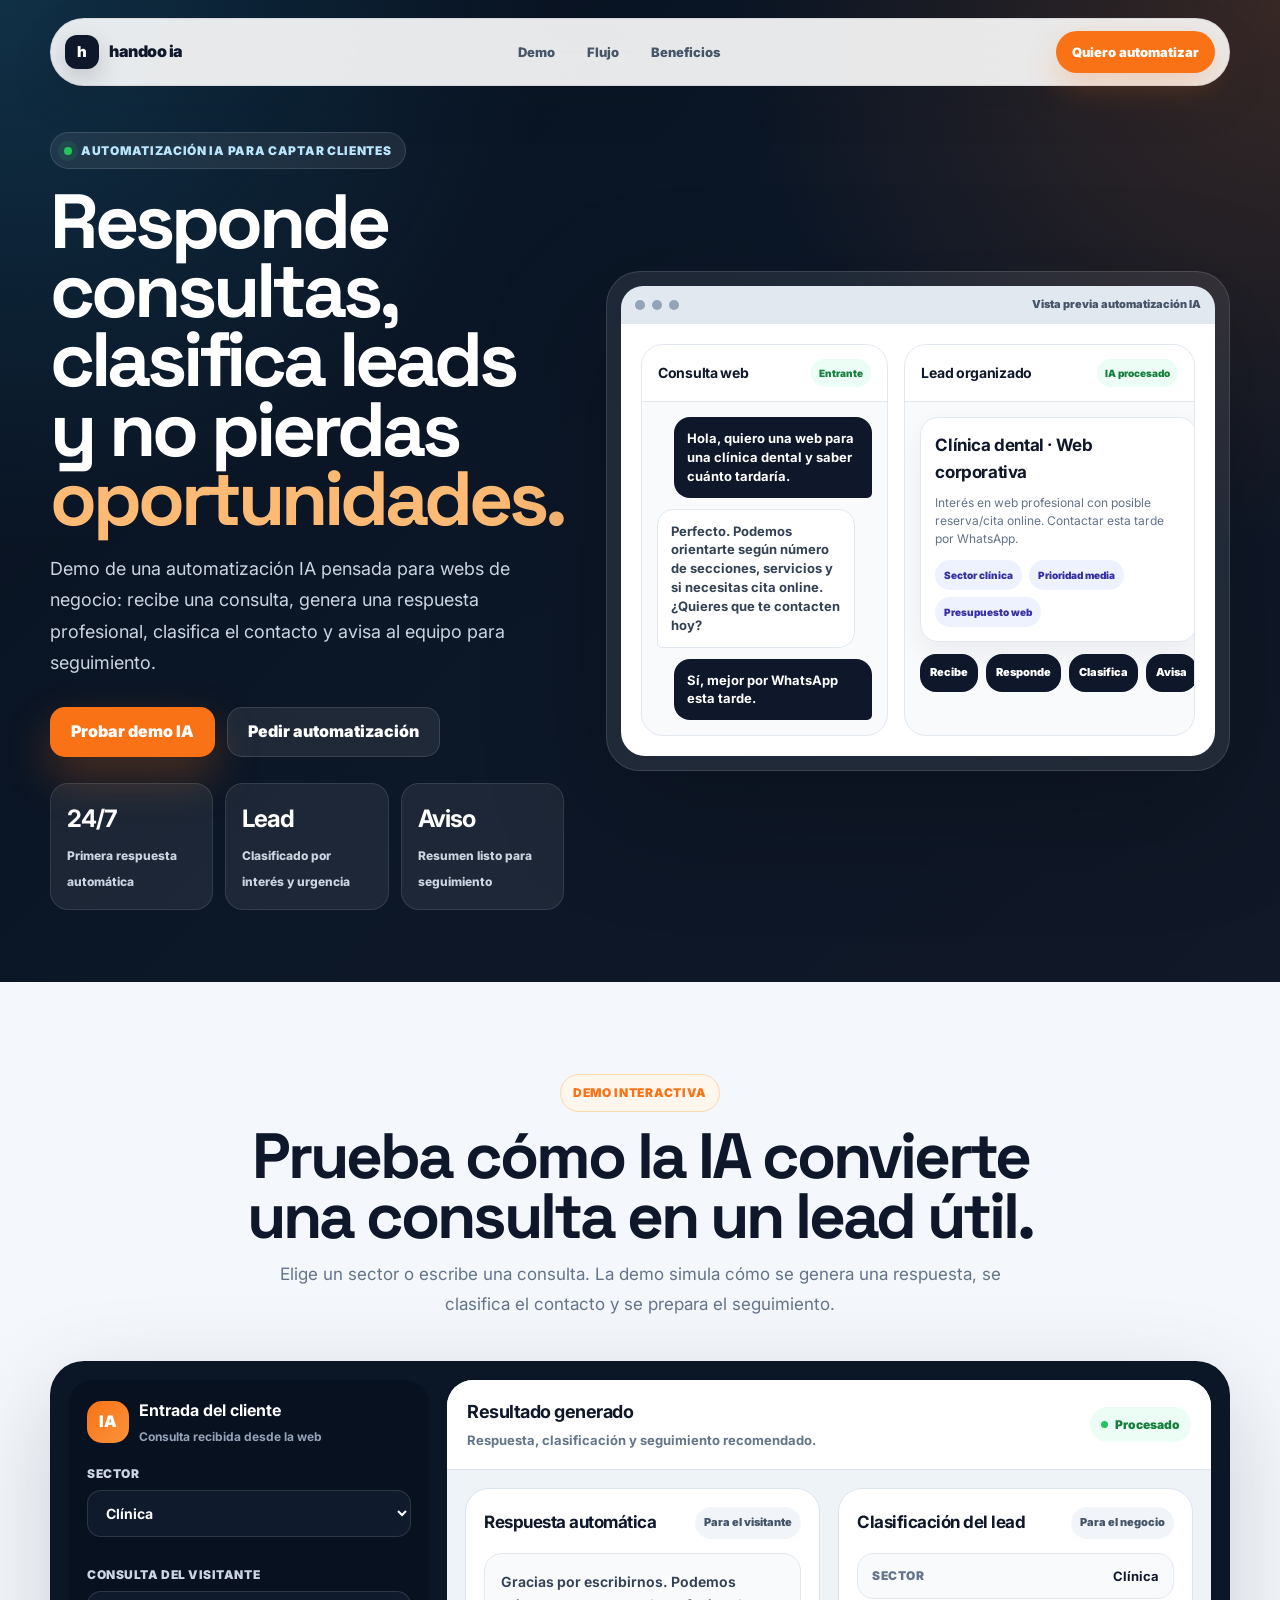
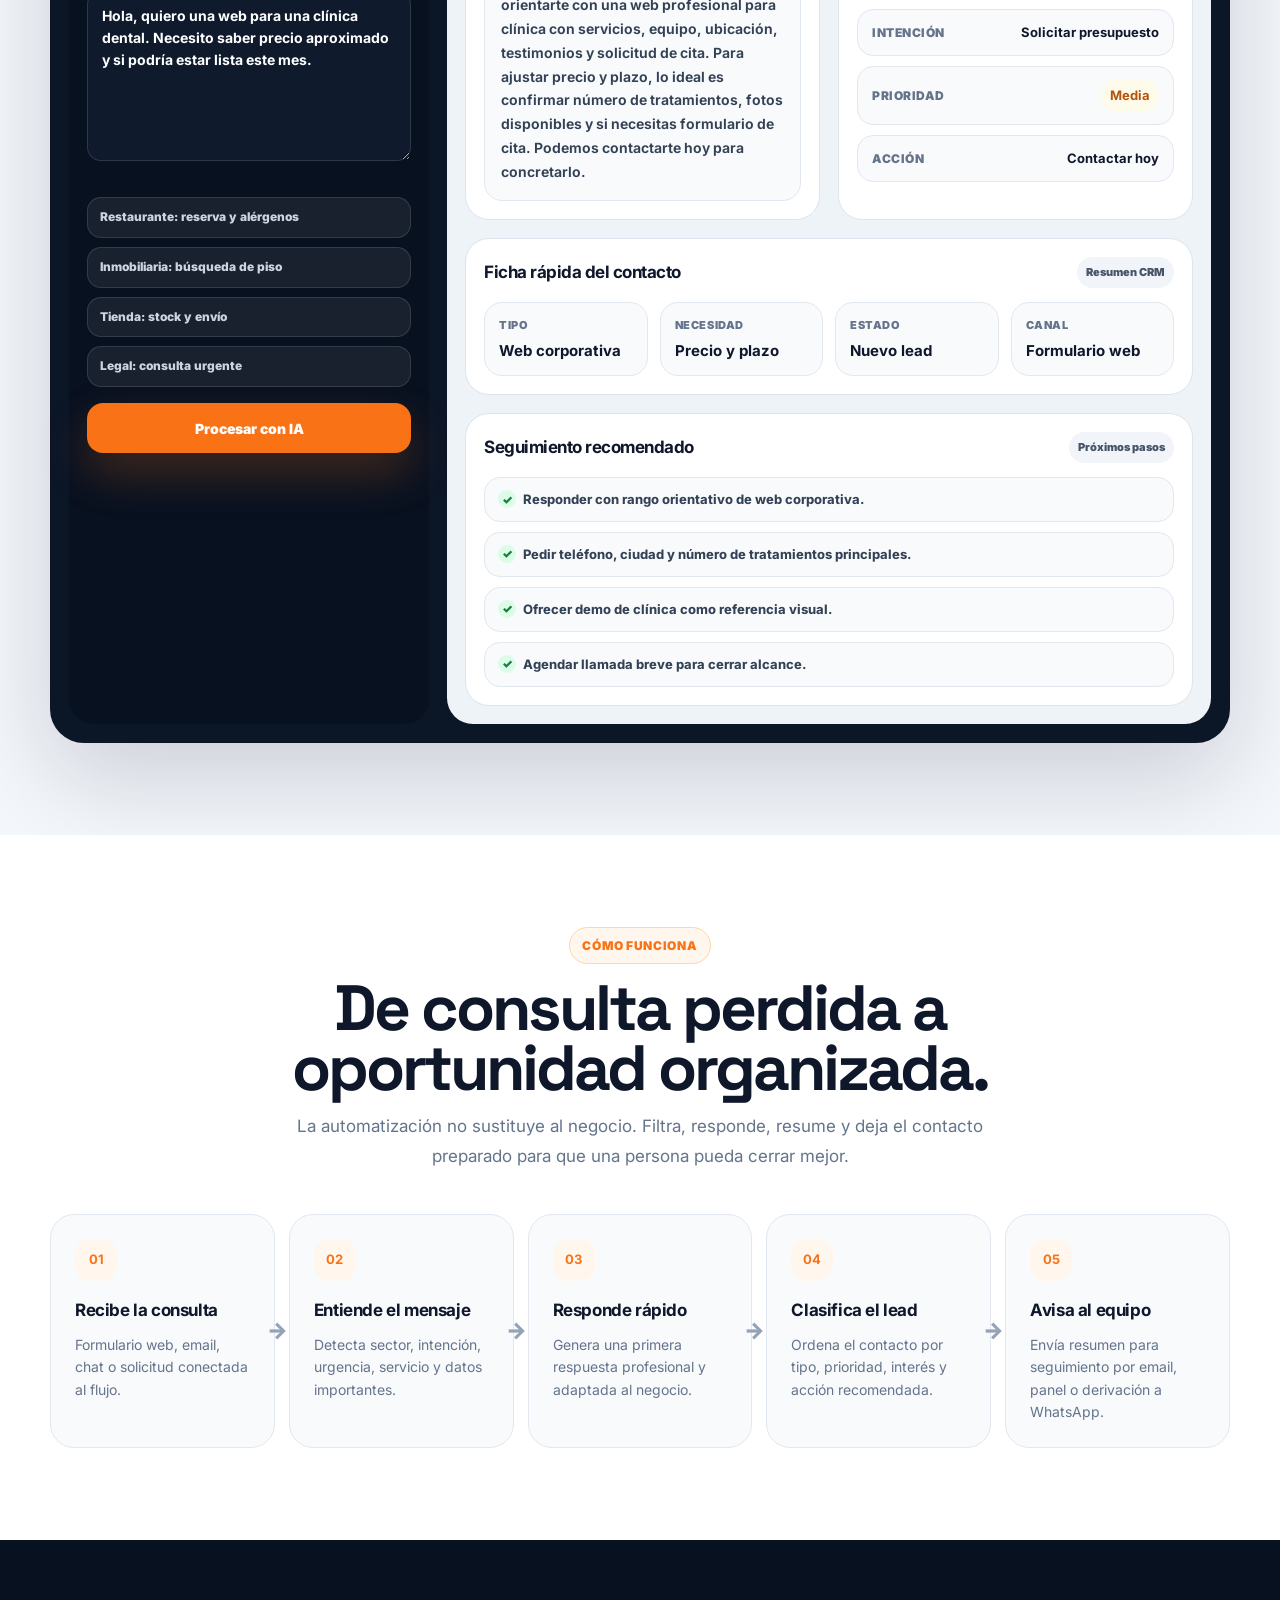
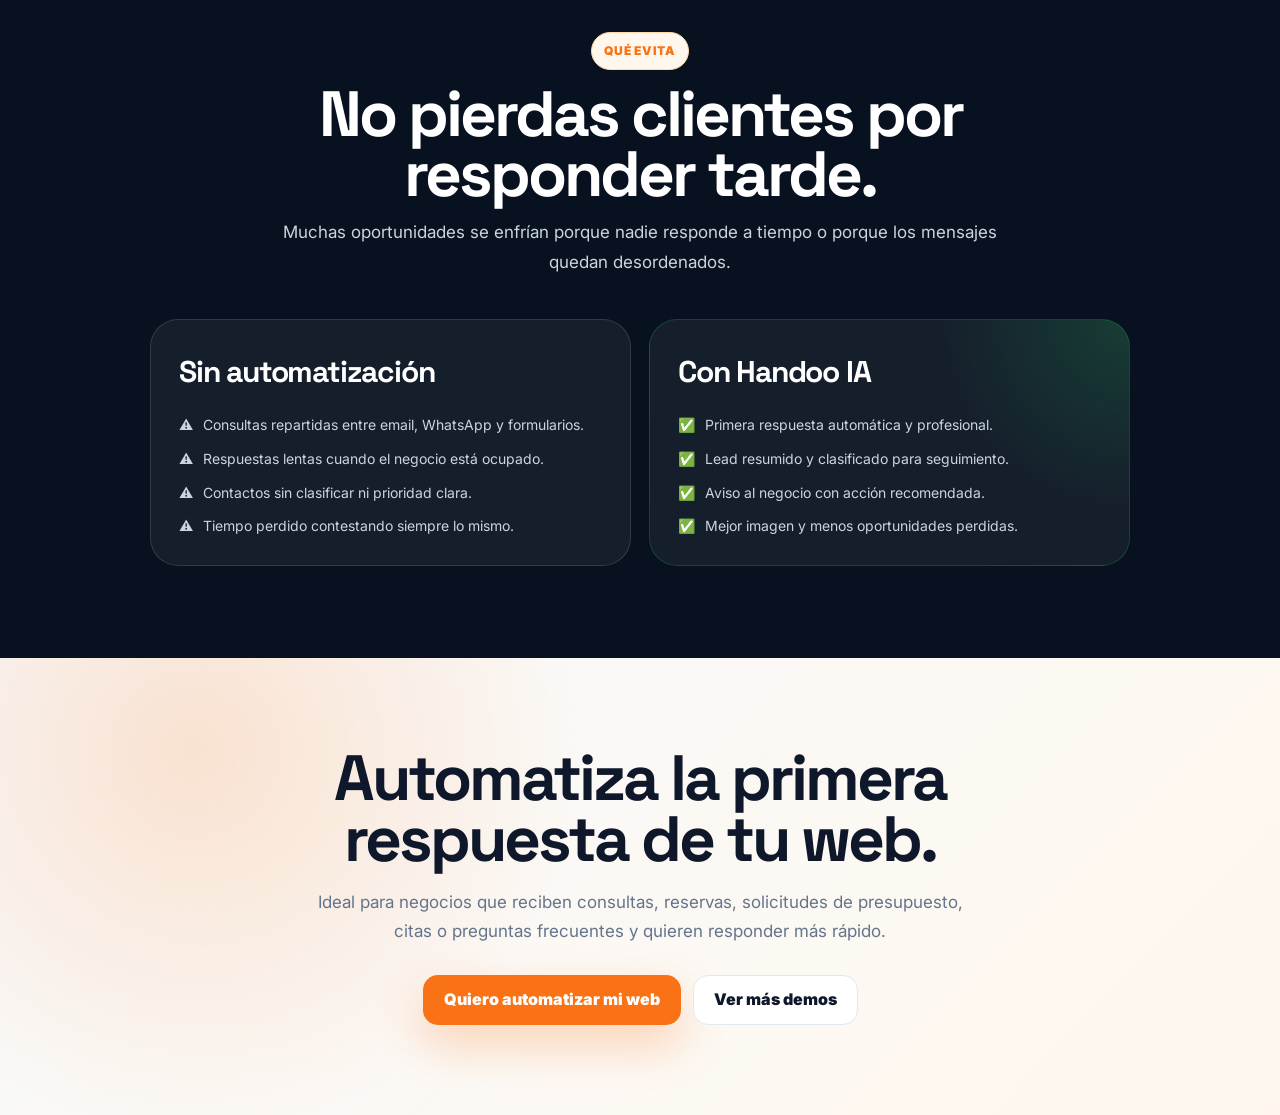
<file: demos/ia/index.html>
<!DOCTYPE html>
<html lang="es">
<head>
  <meta charset="UTF-8" />
  <meta name="viewport" content="width=device-width, initial-scale=1.0" />

  <title>Handoo IA | Demo Automatización de Leads</title>
  <meta name="description" content="Demo de automatización IA para responder consultas, clasificar leads y avisar al negocio sin perder oportunidades." />

  <link rel="preconnect" href="https://fonts.googleapis.com">
  <link rel="preconnect" href="https://fonts.gstatic.com" crossorigin>
  <link href="https://fonts.googleapis.com/css2?family=Inter:wght@400;500;600;700;800;900&family=Space+Grotesk:wght@600;700;800&display=swap" rel="stylesheet">

  <link rel="stylesheet" href="../../assets/css/style.css">

  <style>
    :root{
      --ai-bg:#07111f;
      --ai-dark:#0b1627;
      --ai-card:#ffffff;
      --ai-soft:#f4f7fb;
      --ai-text:#0f172a;
      --ai-muted:#64748b;
      --ai-line:#dbe4ef;
      --ai-orange:#f97316;
      --ai-blue:#38bdf8;
      --ai-green:#22c55e;
      --ai-red:#ef4444;
      --ai-yellow:#facc15;
      --ai-radius:28px;
      --ai-shadow:0 30px 90px rgba(2,8,23,.18);
    }

    *{box-sizing:border-box}

    body.ai-demo{
      margin:0;
      font-family:Inter,system-ui,-apple-system,BlinkMacSystemFont,"Segoe UI",sans-serif;
      background:var(--ai-soft);
      color:var(--ai-text);
    }

    .ai-nav{
      position:fixed;
      top:18px;
      left:50%;
      transform:translateX(-50%);
      z-index:50;
      width:min(1180px,calc(100% - 32px));
      display:flex;
      align-items:center;
      justify-content:space-between;
      gap:18px;
      padding:12px 14px;
      border-radius:999px;
      background:rgba(255,255,255,.90);
      border:1px solid rgba(15,23,42,.08);
      backdrop-filter:blur(18px);
      box-shadow:0 18px 50px rgba(15,23,42,.08);
    }

    .ai-logo{
      display:flex;
      align-items:center;
      gap:10px;
      text-decoration:none;
      color:#0f172a;
      font-weight:950;
      letter-spacing:-.5px;
    }

    .ai-logo-mark{
      width:34px;
      height:34px;
      display:grid;
      place-items:center;
      border-radius:12px;
      background:#0f172a;
      color:white;
      font-size:15px;
      box-shadow:0 10px 24px rgba(15,23,42,.18);
    }

    .ai-nav-links{
      display:flex;
      align-items:center;
      gap:8px;
    }

    .ai-nav-links a{
      text-decoration:none;
      color:#475569;
      font-size:13px;
      font-weight:850;
      padding:10px 12px;
      border-radius:999px;
    }

    .ai-nav-links a:hover{
      color:#0f172a;
      background:#f1f5f9;
    }

    .ai-nav-cta{
      display:inline-flex;
      align-items:center;
      justify-content:center;
      min-height:42px;
      padding:0 16px;
      border-radius:999px;
      background:var(--ai-orange);
      color:white !important;
      text-decoration:none;
      font-size:13px;
      font-weight:950;
      box-shadow:0 14px 32px rgba(249,115,22,.24);
    }

    .ai-hero{
      min-height:100vh;
      padding:132px 20px 72px;
      background:
        radial-gradient(circle at top left,rgba(56,189,248,.18),transparent 34%),
        radial-gradient(circle at top right,rgba(249,115,22,.18),transparent 34%),
        linear-gradient(135deg,#07111f,#0c1728 52%,#111827);
      color:white;
      overflow:hidden;
    }

    .ai-container{
      width:min(1180px,100%);
      margin:0 auto;
    }

    .ai-hero-grid{
      display:grid;
      grid-template-columns:.88fr 1.12fr;
      gap:42px;
      align-items:center;
    }

    .ai-kicker{
      display:inline-flex;
      align-items:center;
      gap:9px;
      width:fit-content;
      margin-bottom:18px;
      padding:8px 13px;
      border-radius:999px;
      background:rgba(255,255,255,.08);
      border:1px solid rgba(255,255,255,.12);
      color:#bae6fd;
      font-size:12px;
      font-weight:950;
      text-transform:uppercase;
      letter-spacing:.7px;
    }

    .ai-kicker::before{
      content:"";
      width:8px;
      height:8px;
      border-radius:50%;
      background:var(--ai-green);
      box-shadow:0 0 0 6px rgba(34,197,94,.12);
    }

    .ai-hero h1{
      margin:0 0 20px;
      max-width:720px;
      font-family:"Space Grotesk",Inter,sans-serif;
      font-size:clamp(46px,6vw,82px);
      line-height:.9;
      letter-spacing:-4px;
    }

    .ai-hero h1 span{
      color:#fdba74;
    }

    .ai-hero-text{
      max-width:650px;
      margin:0 0 28px;
      color:#cbd5e1;
      font-size:18px;
      line-height:1.75;
    }

    .ai-hero-actions{
      display:flex;
      flex-wrap:wrap;
      gap:12px;
      margin-bottom:26px;
    }

    .ai-btn{
      display:inline-flex;
      align-items:center;
      justify-content:center;
      min-height:50px;
      padding:0 20px;
      border-radius:15px;
      border:1px solid transparent;
      text-decoration:none;
      font-weight:950;
      cursor:pointer;
      transition:.18s ease;
      font-family:inherit;
    }

    .ai-btn-primary{
      background:var(--ai-orange);
      color:white;
      box-shadow:0 20px 46px rgba(249,115,22,.28);
    }

    .ai-btn-primary:hover{
      transform:translateY(-2px);
      background:#fb923c;
    }

    .ai-btn-secondary{
      background:rgba(255,255,255,.08);
      color:white;
      border-color:rgba(255,255,255,.13);
    }

    .ai-btn-secondary:hover{
      transform:translateY(-2px);
      background:rgba(255,255,255,.12);
    }

    .ai-proof{
      display:grid;
      grid-template-columns:repeat(3,1fr);
      gap:12px;
      max-width:640px;
    }

    .ai-proof-card{
      padding:16px;
      border-radius:18px;
      background:rgba(255,255,255,.07);
      border:1px solid rgba(255,255,255,.10);
    }

    .ai-proof-card strong{
      display:block;
      color:white;
      font-size:24px;
      letter-spacing:-1px;
      margin-bottom:4px;
    }

    .ai-proof-card span{
      color:#cbd5e1;
      font-size:12px;
      font-weight:800;
      line-height:1.35;
    }

    .ai-hero-panel{
      position:relative;
      padding:14px;
      border-radius:34px;
      background:rgba(255,255,255,.08);
      border:1px solid rgba(255,255,255,.12);
      box-shadow:0 40px 120px rgba(0,0,0,.26);
    }

    .ai-browser-top{
      height:38px;
      display:flex;
      align-items:center;
      justify-content:space-between;
      padding:0 14px;
      background:#e2e8f0;
      border-radius:22px 22px 0 0;
    }

    .ai-dots{
      display:flex;
      gap:7px;
    }

    .ai-dots span{
      width:10px;
      height:10px;
      border-radius:50%;
      background:#94a3b8;
    }

    .ai-browser-label{
      color:#475569;
      font-size:11px;
      font-weight:950;
    }

    .ai-window{
      background:#fff;
      border-radius:0 0 24px 24px;
      padding:20px;
      color:#0f172a;
    }

    .ai-window-grid{
      display:grid;
      grid-template-columns:.92fr 1.08fr;
      gap:16px;
    }

    .ai-mini-chat,
    .ai-mini-dashboard{
      border-radius:22px;
      border:1px solid #e2e8f0;
      background:#f8fafc;
      overflow:hidden;
    }

    .ai-mini-head{
      display:flex;
      align-items:center;
      justify-content:space-between;
      padding:14px 16px;
      border-bottom:1px solid #e2e8f0;
      background:white;
    }

    .ai-mini-head strong{
      color:#0f172a;
      font-size:14px;
      letter-spacing:-.3px;
    }

    .ai-mini-head span{
      display:inline-flex;
      padding:6px 8px;
      border-radius:999px;
      background:#ecfdf5;
      color:#15803d;
      font-size:10px;
      font-weight:950;
    }

    .ai-chat-body{
      padding:15px;
      display:grid;
      gap:11px;
    }

    .ai-message{
      max-width:92%;
      padding:12px 13px;
      border-radius:16px;
      font-size:13px;
      line-height:1.45;
      font-weight:700;
    }

    .ai-message.user{
      margin-left:auto;
      background:#0f172a;
      color:white;
      border-bottom-right-radius:5px;
    }

    .ai-message.bot{
      background:white;
      color:#334155;
      border:1px solid #e2e8f0;
      border-bottom-left-radius:5px;
    }

    .ai-dashboard-body{
      padding:15px;
      display:grid;
      gap:12px;
    }

    .ai-lead-card{
      padding:14px;
      border-radius:18px;
      background:white;
      border:1px solid #e2e8f0;
      box-shadow:0 12px 28px rgba(15,23,42,.06);
    }

    .ai-lead-card h3{
      margin:0 0 8px;
      color:#0f172a;
      font-size:17px;
      letter-spacing:-.4px;
    }

    .ai-lead-card p{
      margin:0 0 12px;
      color:#64748b;
      font-size:12px;
      line-height:1.5;
    }

    .ai-tags{
      display:flex;
      flex-wrap:wrap;
      gap:7px;
    }

    .ai-tags span{
      display:inline-flex;
      padding:7px 9px;
      border-radius:999px;
      background:#eef2ff;
      color:#3730a3;
      font-size:10px;
      font-weight:950;
    }

    .ai-flow-mini{
      display:grid;
      grid-template-columns:repeat(4,1fr);
      gap:8px;
    }

    .ai-flow-mini div{
      padding:12px 10px;
      border-radius:16px;
      background:#0f172a;
      color:white;
      text-align:center;
      font-size:11px;
      font-weight:950;
      line-height:1.25;
    }

    .ai-demo-section{
      padding:92px 20px;
      background:#f4f7fb;
    }

    .ai-section-heading{
      width:min(860px,100%);
      margin:0 auto 42px;
      text-align:center;
    }

    .ai-section-heading span{
      display:inline-flex;
      margin-bottom:14px;
      padding:8px 12px;
      border-radius:999px;
      background:#fff7ed;
      color:#f97316;
      border:1px solid #fed7aa;
      font-size:12px;
      font-weight:950;
      text-transform:uppercase;
      letter-spacing:.7px;
    }

    .ai-section-heading h2{
      margin:0 0 14px;
      font-family:"Space Grotesk",Inter,sans-serif;
      font-size:clamp(38px,5vw,68px);
      line-height:.94;
      letter-spacing:-3px;
      color:#0f172a;
    }

    .ai-section-heading p{
      margin:0 auto;
      max-width:740px;
      color:#64748b;
      font-size:17px;
      line-height:1.75;
    }

    .ai-app-shell{
      width:min(1180px,100%);
      margin:0 auto;
      display:grid;
      grid-template-columns:360px 1fr;
      gap:18px;
      padding:18px;
      border-radius:34px;
      background:#0b1627;
      box-shadow:0 34px 100px rgba(15,23,42,.18);
      border:1px solid rgba(15,23,42,.08);
    }

    .ai-input-panel{
      padding:18px;
      border-radius:24px;
      background:#081120;
      color:white;
    }

    .ai-input-title{
      display:flex;
      align-items:center;
      gap:10px;
      margin-bottom:18px;
    }

    .ai-input-icon{
      width:42px;
      height:42px;
      display:grid;
      place-items:center;
      border-radius:15px;
      background:linear-gradient(135deg,#f97316,#fb923c);
      color:white;
      font-weight:950;
    }

    .ai-input-title strong{
      display:block;
      font-size:16px;
    }

    .ai-input-title span{
      display:block;
      margin-top:3px;
      color:#94a3b8;
      font-size:12px;
      font-weight:700;
    }

    .ai-field{
      margin-bottom:14px;
    }

    .ai-field label{
      display:block;
      margin-bottom:7px;
      color:#cbd5e1;
      font-size:12px;
      font-weight:950;
      text-transform:uppercase;
      letter-spacing:.55px;
    }

    .ai-field select,
    .ai-field textarea{
      width:100%;
      border:1px solid rgba(255,255,255,.12);
      border-radius:14px;
      background:#0f1b2d;
      color:white;
      font-family:inherit;
      font-size:14px;
      font-weight:700;
      outline:none;
      padding:13px 14px;
      transition:.16s ease;
    }

    .ai-field textarea{
      min-height:170px;
      resize:vertical;
      line-height:1.55;
    }

    .ai-field select:focus,
    .ai-field textarea:focus{
      border-color:#38bdf8;
      box-shadow:0 0 0 4px rgba(56,189,248,.12);
    }

    .ai-example-buttons{
      display:grid;
      gap:9px;
      margin:12px 0 16px;
    }

    .ai-example-buttons button{
      width:100%;
      border:1px solid rgba(255,255,255,.12);
      background:rgba(255,255,255,.07);
      color:#cbd5e1;
      padding:11px 12px;
      border-radius:14px;
      text-align:left;
      font-family:inherit;
      font-size:12px;
      font-weight:850;
      line-height:1.4;
      cursor:pointer;
    }

    .ai-example-buttons button:hover{
      background:rgba(255,255,255,.11);
      color:white;
    }

    .ai-run-btn{
      width:100%;
      min-height:50px;
      border:0;
      border-radius:16px;
      background:var(--ai-orange);
      color:white;
      font-family:inherit;
      font-size:14px;
      font-weight:950;
      cursor:pointer;
      box-shadow:0 20px 46px rgba(249,115,22,.24);
    }

    .ai-run-btn:hover{
      background:#fb923c;
    }

    .ai-output-panel{
      border-radius:26px;
      background:#eef3f8;
      overflow:hidden;
    }

    .ai-output-top{
      display:flex;
      align-items:center;
      justify-content:space-between;
      gap:16px;
      padding:18px 20px;
      background:white;
      border-bottom:1px solid #dbe4ef;
    }

    .ai-output-title strong{
      display:block;
      color:#0f172a;
      font-size:18px;
      letter-spacing:-.5px;
    }

    .ai-output-title span{
      display:block;
      margin-top:3px;
      color:#64748b;
      font-size:13px;
      font-weight:700;
    }

    .ai-output-status{
      display:inline-flex;
      align-items:center;
      gap:7px;
      padding:8px 11px;
      border-radius:999px;
      background:#ecfdf5;
      color:#15803d;
      font-size:12px;
      font-weight:950;
    }

    .ai-output-status::before{
      content:"";
      width:7px;
      height:7px;
      border-radius:50%;
      background:#22c55e;
    }

    .ai-output-grid{
      display:grid;
      grid-template-columns:1fr 1fr;
      gap:18px;
      padding:18px;
    }

    .ai-result-card{
      background:white;
      border:1px solid #dbe4ef;
      border-radius:24px;
      padding:18px;
    }

    .ai-result-card.wide{
      grid-column:1 / -1;
    }

    .ai-result-head{
      display:flex;
      justify-content:space-between;
      align-items:center;
      gap:12px;
      margin-bottom:14px;
    }

    .ai-result-head h3{
      margin:0;
      color:#0f172a;
      font-size:17px;
      letter-spacing:-.5px;
    }

    .ai-result-head span{
      display:inline-flex;
      padding:7px 9px;
      border-radius:999px;
      background:#f1f5f9;
      color:#475569;
      font-size:11px;
      font-weight:950;
    }

    .ai-answer-box{
      padding:16px;
      border-radius:18px;
      background:#f8fafc;
      border:1px solid #e2e8f0;
      color:#334155;
      font-size:14px;
      line-height:1.7;
      font-weight:650;
    }

    .ai-classification{
      display:grid;
      gap:10px;
    }

    .ai-class-row{
      display:flex;
      align-items:center;
      justify-content:space-between;
      gap:12px;
      padding:12px 14px;
      border-radius:16px;
      background:#f8fafc;
      border:1px solid #e2e8f0;
    }

    .ai-class-row span{
      color:#64748b;
      font-size:12px;
      font-weight:900;
      text-transform:uppercase;
      letter-spacing:.5px;
    }

    .ai-class-row strong{
      color:#0f172a;
      font-size:13px;
      text-align:right;
    }

    .ai-priority{
      color:#b45309 !important;
      background:#fffbeb;
      padding:6px 9px;
      border-radius:999px;
    }

    .ai-lead-summary{
      display:grid;
      grid-template-columns:repeat(4,1fr);
      gap:12px;
    }

    .ai-summary-item{
      padding:14px;
      border-radius:18px;
      background:#f8fafc;
      border:1px solid #e2e8f0;
    }

    .ai-summary-item span{
      display:block;
      color:#64748b;
      font-size:11px;
      font-weight:950;
      text-transform:uppercase;
      letter-spacing:.6px;
      margin-bottom:7px;
    }

    .ai-summary-item strong{
      display:block;
      color:#0f172a;
      font-size:15px;
      line-height:1.25;
    }

    .ai-actions-list{
      list-style:none;
      padding:0;
      margin:0;
      display:grid;
      gap:10px;
    }

    .ai-actions-list li{
      position:relative;
      padding:12px 14px 12px 38px;
      border-radius:16px;
      background:#f8fafc;
      border:1px solid #e2e8f0;
      color:#334155;
      font-size:13px;
      font-weight:750;
      line-height:1.45;
    }

    .ai-actions-list li::before{
      content:"✓";
      position:absolute;
      left:13px;
      top:12px;
      width:18px;
      height:18px;
      display:grid;
      place-items:center;
      border-radius:50%;
      background:#dcfce7;
      color:#15803d;
      font-size:12px;
      font-weight:950;
    }

    .ai-flow-section{
      padding:92px 20px;
      background:white;
    }

    .ai-flow-grid{
      width:min(1180px,100%);
      margin:0 auto;
      display:grid;
      grid-template-columns:repeat(5,1fr);
      gap:14px;
    }

    .ai-flow-card{
      position:relative;
      padding:24px;
      border-radius:24px;
      background:#f8fafc;
      border:1px solid #e2e8f0;
    }

    .ai-flow-card::after{
      content:"→";
      position:absolute;
      right:-14px;
      top:50%;
      transform:translateY(-50%);
      color:#94a3b8;
      font-weight:950;
      font-size:22px;
      z-index:2;
    }

    .ai-flow-card:last-child::after{
      display:none;
    }

    .ai-flow-card strong{
      display:grid;
      place-items:center;
      width:42px;
      height:42px;
      border-radius:15px;
      background:#fff7ed;
      color:#f97316;
      font-size:13px;
      margin-bottom:16px;
    }

    .ai-flow-card h3{
      margin:0 0 10px;
      color:#0f172a;
      font-size:17px;
      letter-spacing:-.4px;
    }

    .ai-flow-card p{
      margin:0;
      color:#64748b;
      font-size:14px;
      line-height:1.6;
    }

    .ai-compare-section{
      padding:92px 20px;
      background:#07111f;
      color:white;
    }

    .ai-compare-grid{
      width:min(980px,100%);
      margin:0 auto;
      display:grid;
      grid-template-columns:1fr 1fr;
      gap:18px;
    }

    .ai-compare-card{
      padding:28px;
      border-radius:28px;
      border:1px solid rgba(255,255,255,.12);
      background:rgba(255,255,255,.06);
    }

    .ai-compare-card.good{
      background:
        radial-gradient(circle at top right,rgba(34,197,94,.18),transparent 36%),
        rgba(255,255,255,.06);
      border-color:rgba(34,197,94,.22);
    }

    .ai-compare-card h3{
      margin:0 0 18px;
      font-family:"Space Grotesk",Inter,sans-serif;
      font-size:30px;
      letter-spacing:-1.2px;
    }

    .ai-compare-card ul{
      list-style:none;
      padding:0;
      margin:0;
      display:grid;
      gap:12px;
    }

    .ai-compare-card li{
      display:flex;
      gap:10px;
      color:#cbd5e1;
      line-height:1.55;
      font-size:14px;
    }

    .ai-cta{
      padding:90px 20px;
      background:
        radial-gradient(circle at 15% 20%,rgba(249,115,22,.18),transparent 34%),
        linear-gradient(135deg,#f8fafc,#fff7ed);
      text-align:center;
    }

    .ai-cta-inner{
      width:min(880px,100%);
      margin:0 auto;
    }

    .ai-cta h2{
      margin:0 0 18px;
      font-family:"Space Grotesk",Inter,sans-serif;
      font-size:clamp(40px,5vw,72px);
      line-height:.95;
      letter-spacing:-3px;
      color:#0f172a;
    }

    .ai-cta p{
      margin:0 auto 28px;
      max-width:680px;
      color:#64748b;
      font-size:17px;
      line-height:1.75;
    }

    @media(max-width:1080px){
      .ai-hero-grid,
      .ai-window-grid,
      .ai-app-shell,
      .ai-output-grid,
      .ai-compare-grid{
        grid-template-columns:1fr;
      }

      .ai-flow-grid{
        grid-template-columns:1fr;
      }

      .ai-flow-card::after{
        display:none;
      }

      .ai-lead-summary{
        grid-template-columns:repeat(2,1fr);
      }
    }

    @media(max-width:760px){
      .ai-nav{
        position:static;
        transform:none;
        width:calc(100% - 24px);
        margin:12px auto 0;
        border-radius:22px;
        flex-wrap:wrap;
      }

      .ai-nav-links{
        display:none;
      }

      .ai-hero{
        padding-top:46px;
      }

      .ai-hero h1{
        letter-spacing:-2.6px;
      }

      .ai-proof,
      .ai-flow-mini,
      .ai-lead-summary{
        grid-template-columns:1fr;
      }

      .ai-output-top{
        align-items:flex-start;
        flex-direction:column;
      }
    }
  </style>
</head>

<body class="ai-demo">

  <nav class="ai-nav">
    <a href="../../index.html" class="ai-logo">
      <span class="ai-logo-mark">h</span>
      <span>handoo ia</span>
    </a>

    <div class="ai-nav-links">
      <a href="#demo">Demo</a>
      <a href="#flujo">Flujo</a>
      <a href="#beneficios">Beneficios</a>
    </div>

    <a href="../../contacto.html" class="ai-nav-cta">Quiero automatizar</a>
  </nav>

  <header class="ai-hero">
    <div class="ai-container">
      <div class="ai-hero-grid">

        <div>
          <span class="ai-kicker">Automatización IA para captar clientes</span>

          <h1>
            Responde consultas, clasifica leads y no pierdas <span>oportunidades.</span>
          </h1>

          <p class="ai-hero-text">
            Demo de una automatización IA pensada para webs de negocio: recibe una consulta, genera una respuesta profesional, clasifica el contacto y avisa al equipo para seguimiento.
          </p>

          <div class="ai-hero-actions">
            <a href="#demo" class="ai-btn ai-btn-primary">Probar demo IA</a>
            <a href="../../contacto.html" class="ai-btn ai-btn-secondary">Pedir automatización</a>
          </div>

          <div class="ai-proof">
            <div class="ai-proof-card">
              <strong>24/7</strong>
              <span>Primera respuesta automática</span>
            </div>

            <div class="ai-proof-card">
              <strong>Lead</strong>
              <span>Clasificado por interés y urgencia</span>
            </div>

            <div class="ai-proof-card">
              <strong>Aviso</strong>
              <span>Resumen listo para seguimiento</span>
            </div>
          </div>
        </div>

        <div class="ai-hero-panel">
          <div class="ai-browser-top">
            <div class="ai-dots">
              <span></span>
              <span></span>
              <span></span>
            </div>
            <div class="ai-browser-label">Vista previa automatización IA</div>
          </div>

          <div class="ai-window">
            <div class="ai-window-grid">

              <div class="ai-mini-chat">
                <div class="ai-mini-head">
                  <strong>Consulta web</strong>
                  <span>Entrante</span>
                </div>

                <div class="ai-chat-body">
                  <div class="ai-message user">
                    Hola, quiero una web para una clínica dental y saber cuánto tardaría.
                  </div>

                  <div class="ai-message bot">
                    Perfecto. Podemos orientarte según número de secciones, servicios y si necesitas cita online. ¿Quieres que te contacten hoy?
                  </div>

                  <div class="ai-message user">
                    Sí, mejor por WhatsApp esta tarde.
                  </div>
                </div>
              </div>

              <div class="ai-mini-dashboard">
                <div class="ai-mini-head">
                  <strong>Lead organizado</strong>
                  <span>IA procesado</span>
                </div>

                <div class="ai-dashboard-body">
                  <div class="ai-lead-card">
                    <h3>Clínica dental · Web corporativa</h3>
                    <p>
                      Interés en web profesional con posible reserva/cita online. Contactar esta tarde por WhatsApp.
                    </p>

                    <div class="ai-tags">
                      <span>Sector clínica</span>
                      <span>Prioridad media</span>
                      <span>Presupuesto web</span>
                    </div>
                  </div>

                  <div class="ai-flow-mini">
                    <div>Recibe</div>
                    <div>Responde</div>
                    <div>Clasifica</div>
                    <div>Avisa</div>
                  </div>
                </div>
              </div>

            </div>
          </div>
        </div>

      </div>
    </div>
  </header>

  <main>

    <section id="demo" class="ai-demo-section">
      <div class="ai-section-heading">
        <span>Demo interactiva</span>
        <h2>Prueba cómo la IA convierte una consulta en un lead útil.</h2>
        <p>
          Elige un sector o escribe una consulta. La demo simula cómo se genera una respuesta, se clasifica el contacto y se prepara el seguimiento.
        </p>
      </div>

      <div class="ai-app-shell">

        <aside class="ai-input-panel">
          <div class="ai-input-title">
            <div class="ai-input-icon">IA</div>
            <div>
              <strong>Entrada del cliente</strong>
              <span>Consulta recibida desde la web</span>
            </div>
          </div>

          <div class="ai-field">
            <label for="aiSector">Sector</label>
            <select id="aiSector">
              <option value="clinica">Clínica</option>
              <option value="restaurante">Restaurante</option>
              <option value="inmobiliaria">Inmobiliaria</option>
              <option value="tienda">Tienda online</option>
              <option value="legal">Despacho / asesoría</option>
              <option value="web">Handoo Studio</option>
            </select>
          </div>

          <div class="ai-field">
            <label for="aiQuery">Consulta del visitante</label>
            <textarea id="aiQuery">Hola, quiero una web para una clínica dental. Necesito saber precio aproximado y si podría estar lista este mes.</textarea>
          </div>

          <div class="ai-example-buttons">
            <button type="button" data-sector="restaurante" data-query="Hola, ¿tenéis mesa para 6 personas este sábado por la noche? También quería saber si tenéis opciones sin gluten.">
              Restaurante: reserva y alérgenos
            </button>

            <button type="button" data-sector="inmobiliaria" data-query="Busco piso de 3 habitaciones en Santander, con garaje y presupuesto máximo de 230.000€. ¿Tenéis algo?">
              Inmobiliaria: búsqueda de piso
            </button>

            <button type="button" data-sector="tienda" data-query="Hola, quería saber si tenéis stock del pack Glow Ritual y cuánto tarda el envío.">
              Tienda: stock y envío
            </button>

            <button type="button" data-sector="legal" data-query="Necesito asesoramiento por un despido. Quiero saber si puedo reclamar y cuánto costaría una primera consulta.">
              Legal: consulta urgente
            </button>
          </div>

          <button class="ai-run-btn" type="button" id="aiRun">
            Procesar con IA
          </button>
        </aside>

        <section class="ai-output-panel">
          <div class="ai-output-top">
            <div class="ai-output-title">
              <strong>Resultado generado</strong>
              <span>Respuesta, clasificación y seguimiento recomendado.</span>
            </div>

            <span class="ai-output-status">Procesado</span>
          </div>

          <div class="ai-output-grid">

            <article class="ai-result-card">
              <div class="ai-result-head">
                <h3>Respuesta automática</h3>
                <span>Para el visitante</span>
              </div>

              <div id="aiAnswer" class="ai-answer-box"></div>
            </article>

            <article class="ai-result-card">
              <div class="ai-result-head">
                <h3>Clasificación del lead</h3>
                <span>Para el negocio</span>
              </div>

              <div class="ai-classification">
                <div class="ai-class-row">
                  <span>Sector</span>
                  <strong id="aiOutSector">Clínica</strong>
                </div>

                <div class="ai-class-row">
                  <span>Intención</span>
                  <strong id="aiOutIntent">Solicitar presupuesto</strong>
                </div>

                <div class="ai-class-row">
                  <span>Prioridad</span>
                  <strong id="aiOutPriority" class="ai-priority">Media</strong>
                </div>

                <div class="ai-class-row">
                  <span>Acción</span>
                  <strong id="aiOutAction">Contactar hoy</strong>
                </div>
              </div>
            </article>

            <article class="ai-result-card wide">
              <div class="ai-result-head">
                <h3>Ficha rápida del contacto</h3>
                <span>Resumen CRM</span>
              </div>

              <div class="ai-lead-summary">
                <div class="ai-summary-item">
                  <span>Tipo</span>
                  <strong id="aiSummaryType">Web corporativa</strong>
                </div>

                <div class="ai-summary-item">
                  <span>Necesidad</span>
                  <strong id="aiSummaryNeed">Precio y plazo</strong>
                </div>

                <div class="ai-summary-item">
                  <span>Estado</span>
                  <strong id="aiSummaryStatus">Nuevo lead</strong>
                </div>

                <div class="ai-summary-item">
                  <span>Canal</span>
                  <strong id="aiSummaryChannel">Formulario web</strong>
                </div>
              </div>
            </article>

            <article class="ai-result-card wide">
              <div class="ai-result-head">
                <h3>Seguimiento recomendado</h3>
                <span>Próximos pasos</span>
              </div>

              <ul id="aiActions" class="ai-actions-list"></ul>
            </article>

          </div>
        </section>

      </div>
    </section>

    <section id="flujo" class="ai-flow-section">
      <div class="ai-section-heading">
        <span>Cómo funciona</span>
        <h2>De consulta perdida a oportunidad organizada.</h2>
        <p>
          La automatización no sustituye al negocio. Filtra, responde, resume y deja el contacto preparado para que una persona pueda cerrar mejor.
        </p>
      </div>

      <div class="ai-flow-grid">
        <article class="ai-flow-card">
          <strong>01</strong>
          <h3>Recibe la consulta</h3>
          <p>Formulario web, email, chat o solicitud conectada al flujo.</p>
        </article>

        <article class="ai-flow-card">
          <strong>02</strong>
          <h3>Entiende el mensaje</h3>
          <p>Detecta sector, intención, urgencia, servicio y datos importantes.</p>
        </article>

        <article class="ai-flow-card">
          <strong>03</strong>
          <h3>Responde rápido</h3>
          <p>Genera una primera respuesta profesional y adaptada al negocio.</p>
        </article>

        <article class="ai-flow-card">
          <strong>04</strong>
          <h3>Clasifica el lead</h3>
          <p>Ordena el contacto por tipo, prioridad, interés y acción recomendada.</p>
        </article>

        <article class="ai-flow-card">
          <strong>05</strong>
          <h3>Avisa al equipo</h3>
          <p>Envía resumen para seguimiento por email, panel o derivación a WhatsApp.</p>
        </article>
      </div>
    </section>

    <section id="beneficios" class="ai-compare-section">
      <div class="ai-section-heading">
        <span>Qué evita</span>
        <h2 style="color:white;">No pierdas clientes por responder tarde.</h2>
        <p style="color:#cbd5e1;">
          Muchas oportunidades se enfrían porque nadie responde a tiempo o porque los mensajes quedan desordenados.
        </p>
      </div>

      <div class="ai-compare-grid">
        <article class="ai-compare-card">
          <h3>Sin automatización</h3>
          <ul>
            <li>⚠️ <span>Consultas repartidas entre email, WhatsApp y formularios.</span></li>
            <li>⚠️ <span>Respuestas lentas cuando el negocio está ocupado.</span></li>
            <li>⚠️ <span>Contactos sin clasificar ni prioridad clara.</span></li>
            <li>⚠️ <span>Tiempo perdido contestando siempre lo mismo.</span></li>
          </ul>
        </article>

        <article class="ai-compare-card good">
          <h3>Con Handoo IA</h3>
          <ul>
            <li>✅ <span>Primera respuesta automática y profesional.</span></li>
            <li>✅ <span>Lead resumido y clasificado para seguimiento.</span></li>
            <li>✅ <span>Aviso al negocio con acción recomendada.</span></li>
            <li>✅ <span>Mejor imagen y menos oportunidades perdidas.</span></li>
          </ul>
        </article>
      </div>
    </section>

    <section class="ai-cta">
      <div class="ai-cta-inner">
        <h2>Automatiza la primera respuesta de tu web.</h2>
        <p>
          Ideal para negocios que reciben consultas, reservas, solicitudes de presupuesto, citas o preguntas frecuentes y quieren responder más rápido.
        </p>

        <div class="ai-hero-actions" style="justify-content:center;margin-bottom:0;">
          <a href="../../contacto.html" class="ai-btn ai-btn-primary">Quiero automatizar mi web</a>
          <a href="../../portfolio.html" class="ai-btn" style="background:white;color:#0f172a;border:1px solid #e2e8f0;">Ver más demos</a>
        </div>
      </div>
    </section>

  </main>

  <script>
    const sectorSelect = document.getElementById("aiSector");
    const queryInput = document.getElementById("aiQuery");
    const runButton = document.getElementById("aiRun");

    const outAnswer = document.getElementById("aiAnswer");
    const outSector = document.getElementById("aiOutSector");
    const outIntent = document.getElementById("aiOutIntent");
    const outPriority = document.getElementById("aiOutPriority");
    const outAction = document.getElementById("aiOutAction");
    const outType = document.getElementById("aiSummaryType");
    const outNeed = document.getElementById("aiSummaryNeed");
    const outStatus = document.getElementById("aiSummaryStatus");
    const outChannel = document.getElementById("aiSummaryChannel");
    const outActions = document.getElementById("aiActions");

    const data = {
      clinica:{
        sector:"Clínica",
        answer:"Gracias por escribirnos. Podemos orientarte con una web profesional para clínica con servicios, equipo, ubicación, testimonios y solicitud de cita. Para ajustar precio y plazo, lo ideal es confirmar número de tratamientos, fotos disponibles y si necesitas formulario de cita. Podemos contactarte hoy para concretarlo.",
        intent:"Solicitar presupuesto",
        priority:"Media",
        action:"Contactar hoy",
        type:"Web corporativa",
        need:"Precio y plazo",
        status:"Nuevo lead",
        channel:"Formulario web",
        actions:[
          "Responder con rango orientativo de web corporativa.",
          "Pedir teléfono, ciudad y número de tratamientos principales.",
          "Ofrecer demo de clínica como referencia visual.",
          "Agendar llamada breve para cerrar alcance."
        ]
      },
      restaurante:{
        sector:"Restaurante",
        answer:"Gracias por tu consulta. Para una mesa de 6 este sábado, podemos revisar disponibilidad y confirmar horario. También podemos indicarte opciones sin gluten si nos dices si hay alguna alergia concreta. Déjanos un teléfono y hora preferida para confirmar la reserva.",
        intent:"Reserva / información",
        priority:"Alta",
        action:"Confirmar disponibilidad",
        type:"Reserva restaurante",
        need:"Mesa y alérgenos",
        status:"Pendiente confirmar",
        channel:"Consulta web",
        actions:[
          "Solicitar hora exacta y teléfono de contacto.",
          "Confirmar disponibilidad para 6 personas.",
          "Enviar información sobre opciones sin gluten.",
          "Marcar como prioridad alta por fecha cercana."
        ]
      },
      inmobiliaria:{
        sector:"Inmobiliaria",
        answer:"Gracias por la información. Buscas un piso de 3 habitaciones en Santander, con garaje y presupuesto máximo de 230.000€. Podemos revisar inmuebles que encajen y avisarte de nuevas entradas. ¿Prefieres zona concreta y tienes disponibilidad para visitar esta semana?",
        intent:"Búsqueda de inmueble",
        priority:"Alta",
        action:"Enviar opciones compatibles",
        type:"Comprador potencial",
        need:"Piso 3 habitaciones",
        status:"Lead cualificado",
        channel:"Formulario web",
        actions:[
          "Guardar presupuesto máximo y requisitos.",
          "Preguntar zonas preferidas y financiación.",
          "Enviar propiedades compatibles.",
          "Crear alerta para nuevos inmuebles similares."
        ]
      },
      tienda:{
        sector:"Tienda online",
        answer:"Gracias por escribirnos. Podemos revisar disponibilidad del Pack Glow Ritual y confirmarte plazo de envío. Si está en stock, normalmente se prepara para envío en 24/48h. Déjanos tu email o WhatsApp y te enviamos confirmación y enlace directo de compra.",
        intent:"Stock / compra",
        priority:"Media",
        action:"Confirmar stock",
        type:"Consulta producto",
        need:"Stock y envío",
        status:"Interesado",
        channel:"Chat web",
        actions:[
          "Comprobar stock del producto solicitado.",
          "Responder con plazo de envío y condiciones.",
          "Enviar enlace directo de compra.",
          "Ofrecer producto alternativo si no hay stock."
        ]
      },
      legal:{
        sector:"Despacho / asesoría",
        answer:"Gracias por contactar. En casos de despido es importante revisar fechas, carta recibida, tipo de contrato y cantidades pendientes. Podemos preparar una primera valoración si nos facilitas esos datos. Si el plazo es reciente, recomendamos tratarlo con prioridad.",
        intent:"Consulta legal urgente",
        priority:"Alta",
        action:"Solicitar documentación",
        type:"Caso laboral",
        need:"Despido / reclamación",
        status:"Urgente",
        channel:"Formulario web",
        actions:[
          "Pedir fecha del despido y documentación recibida.",
          "Solicitar contrato, nóminas y carta de despido.",
          "Marcar como urgente por posible plazo legal.",
          "Proponer primera consulta."
        ]
      },
      web:{
        sector:"Handoo Studio",
        answer:"Gracias por tu interés. Podemos orientarte según el tipo de web: landing, web corporativa, tienda online, reestyling o panel autoeditable. Para darte precio y plazo realista, necesitamos saber objetivo de la web, número de secciones y si tienes textos/fotos preparados.",
        intent:"Presupuesto web",
        priority:"Media",
        action:"Pedir alcance",
        type:"Proyecto web",
        need:"Precio y alcance",
        status:"Nuevo lead",
        channel:"Formulario web",
        actions:[
          "Preguntar tipo de web y objetivo principal.",
          "Confirmar si necesita panel autoeditable.",
          "Enviar ejemplos de portfolio relacionados.",
          "Preparar presupuesto orientativo."
        ]
      }
    };

    function renderResult(){
      const value = sectorSelect.value;
      const item = data[value] || data.web;

      outAnswer.textContent = item.answer;
      outSector.textContent = item.sector;
      outIntent.textContent = item.intent;
      outPriority.textContent = item.priority;
      outAction.textContent = item.action;
      outType.textContent = item.type;
      outNeed.textContent = item.need;
      outStatus.textContent = item.status;
      outChannel.textContent = item.channel;

      outActions.innerHTML = "";
      item.actions.forEach((action) => {
        const li = document.createElement("li");
        li.textContent = action;
        outActions.appendChild(li);
      });
    }

    document.querySelectorAll("[data-query]").forEach((button) => {
      button.addEventListener("click", () => {
        sectorSelect.value = button.getAttribute("data-sector");
        queryInput.value = button.getAttribute("data-query");
        renderResult();
      });
    });

    runButton.addEventListener("click", renderResult);
    sectorSelect.addEventListener("change", renderResult);

    renderResult();
  </script>

  <script src="../../assets/js/main.js"></script>
</body>
</html>
</file>
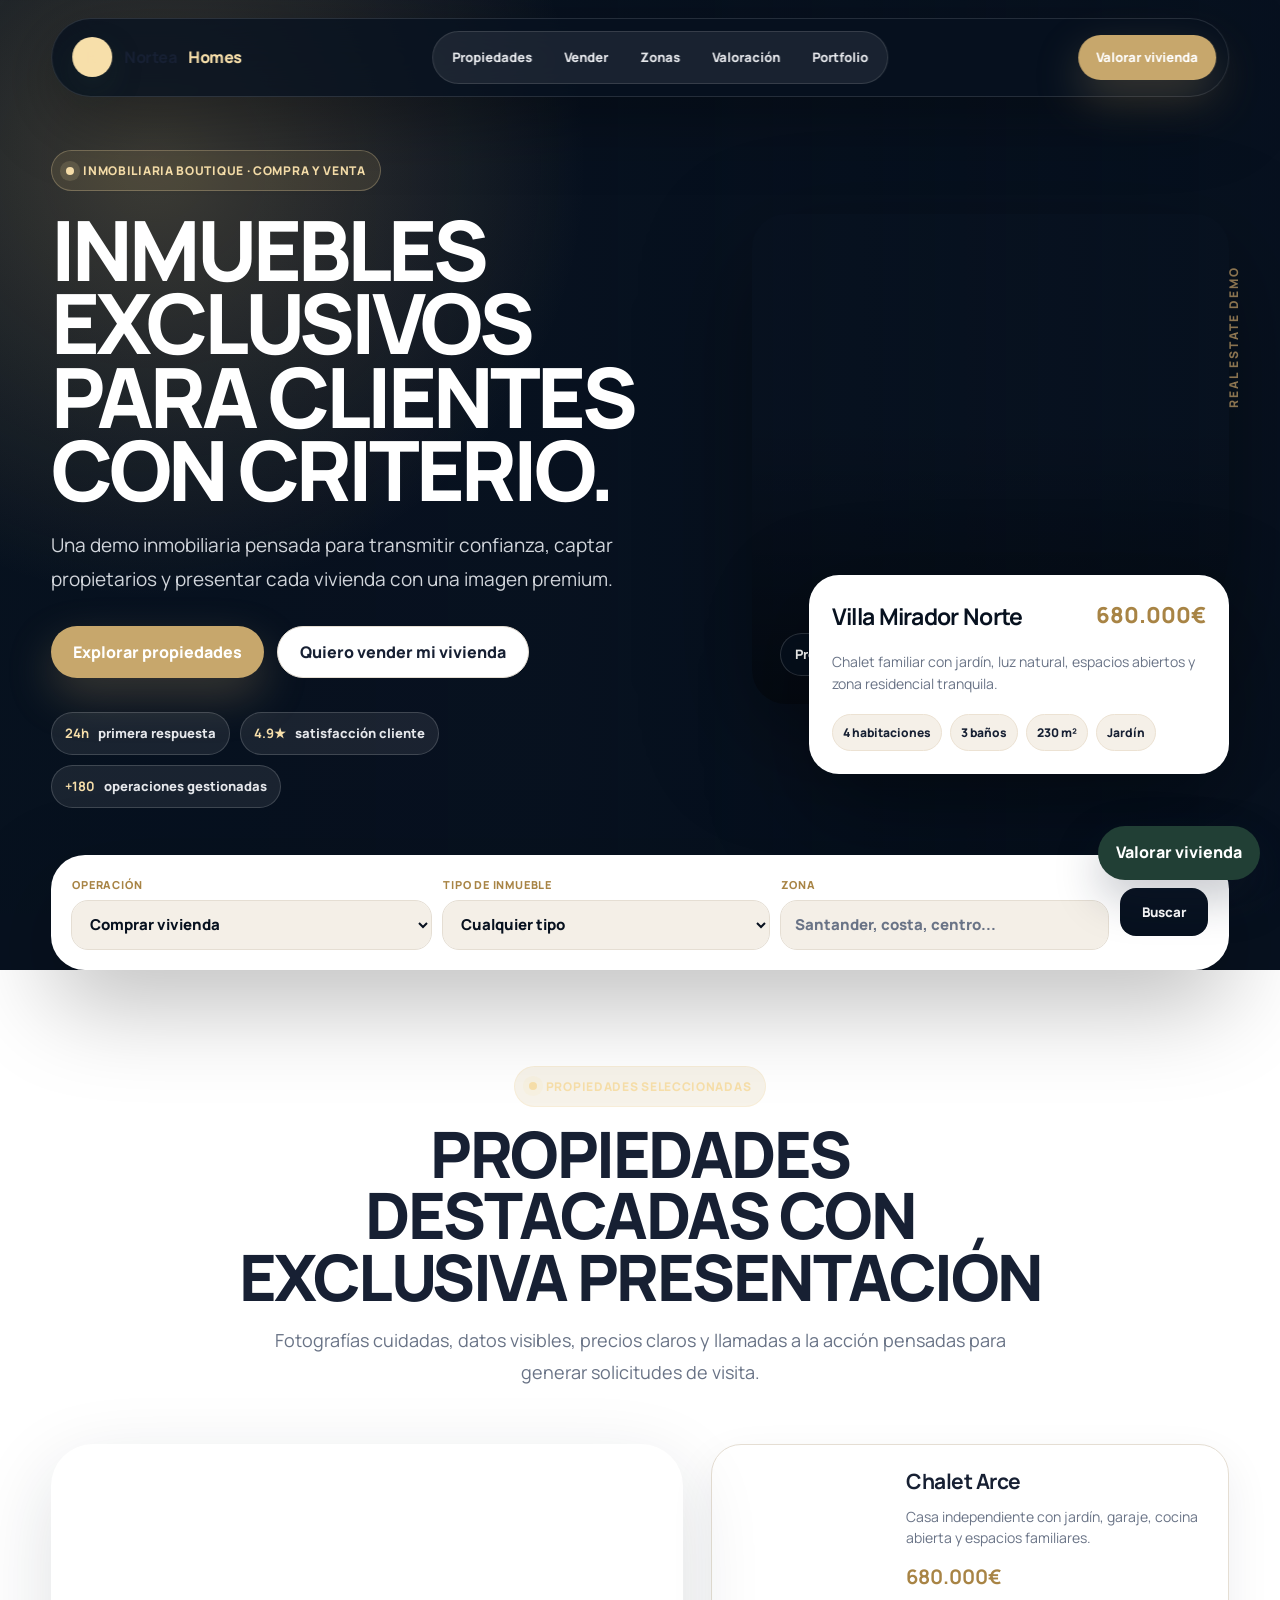
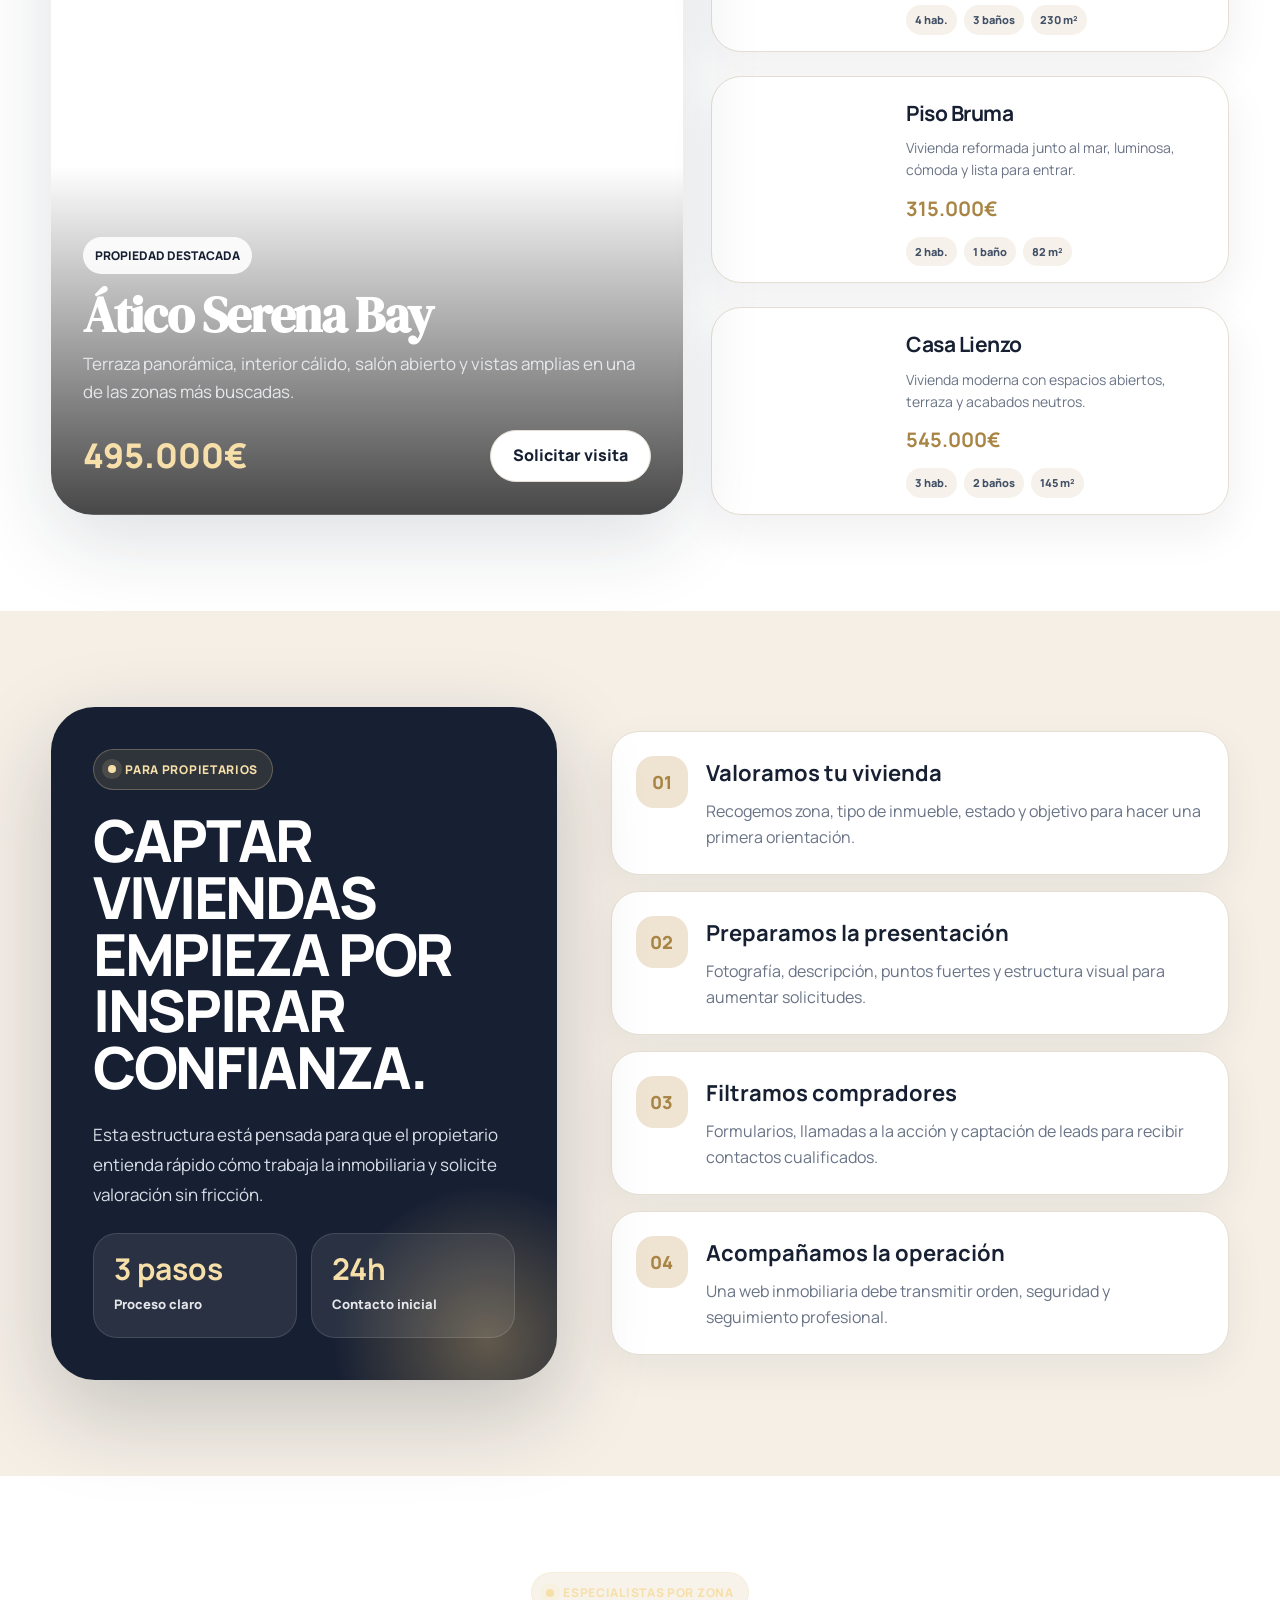
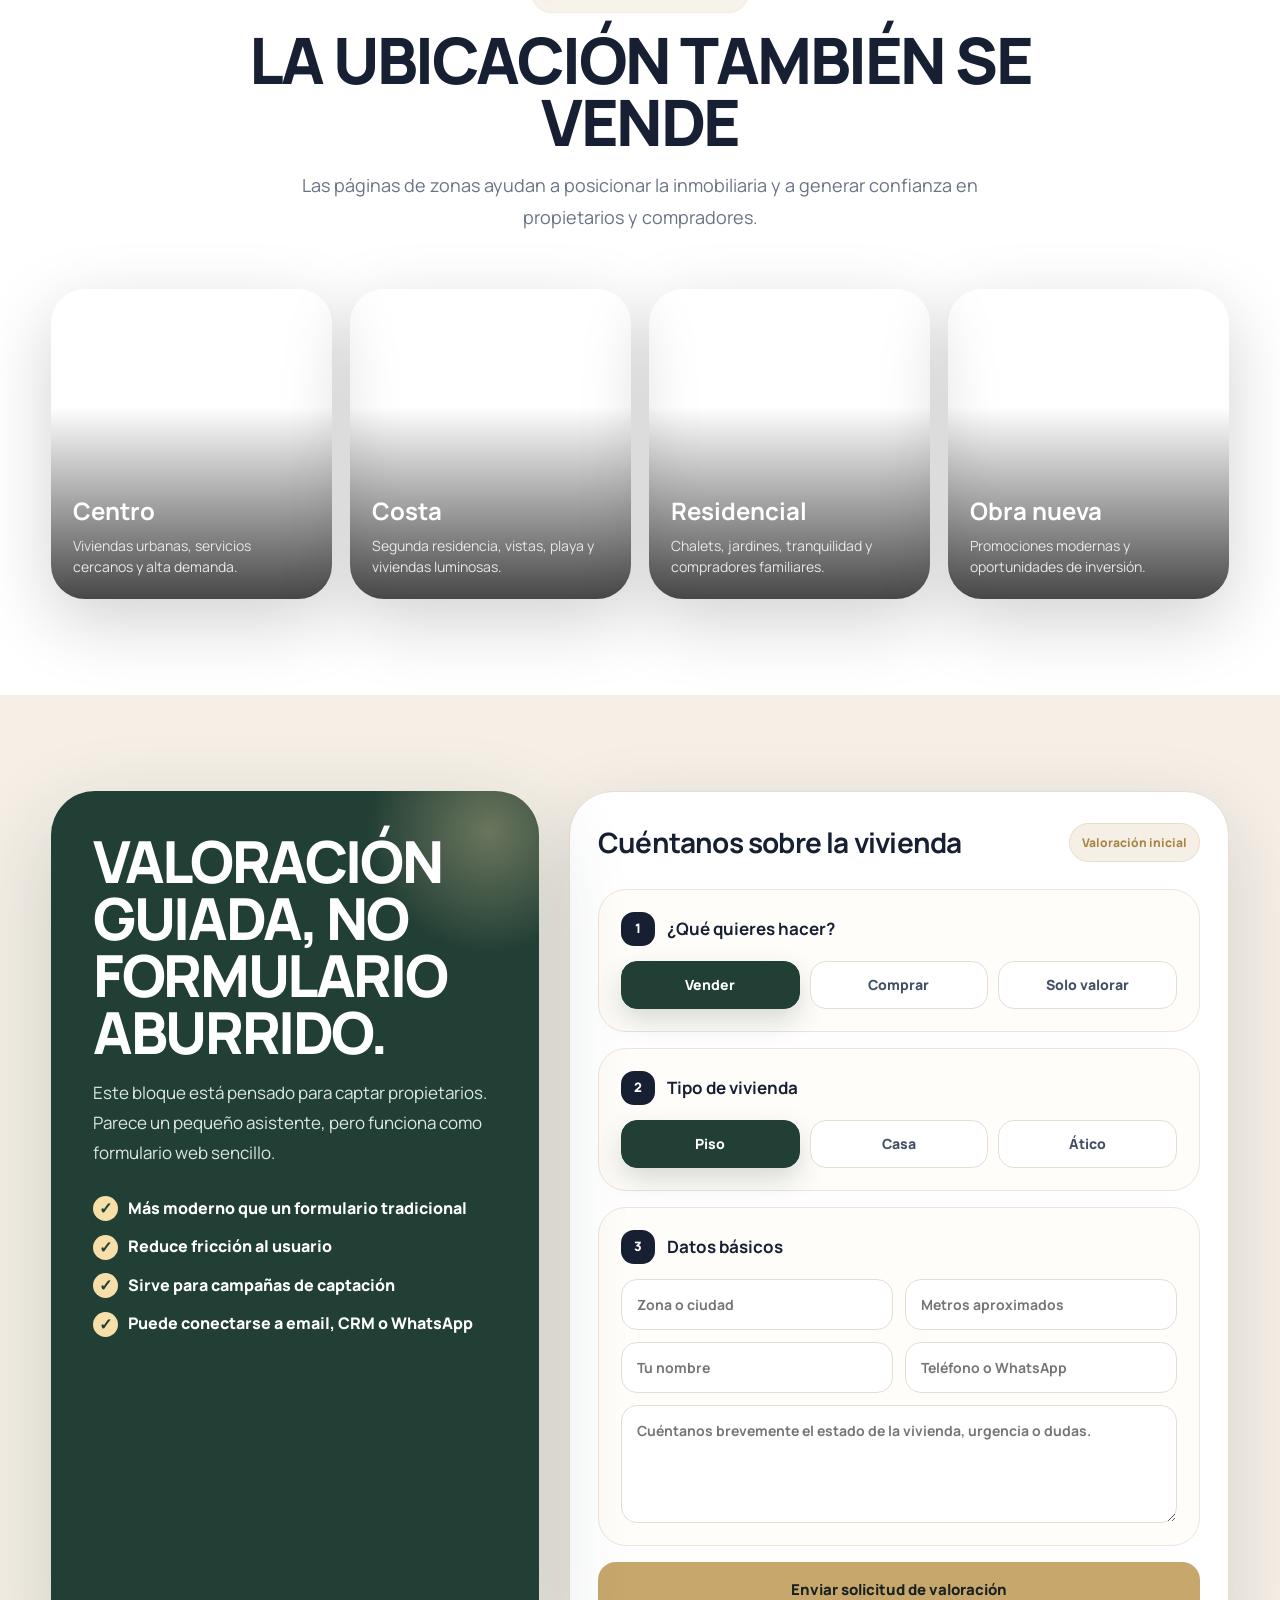
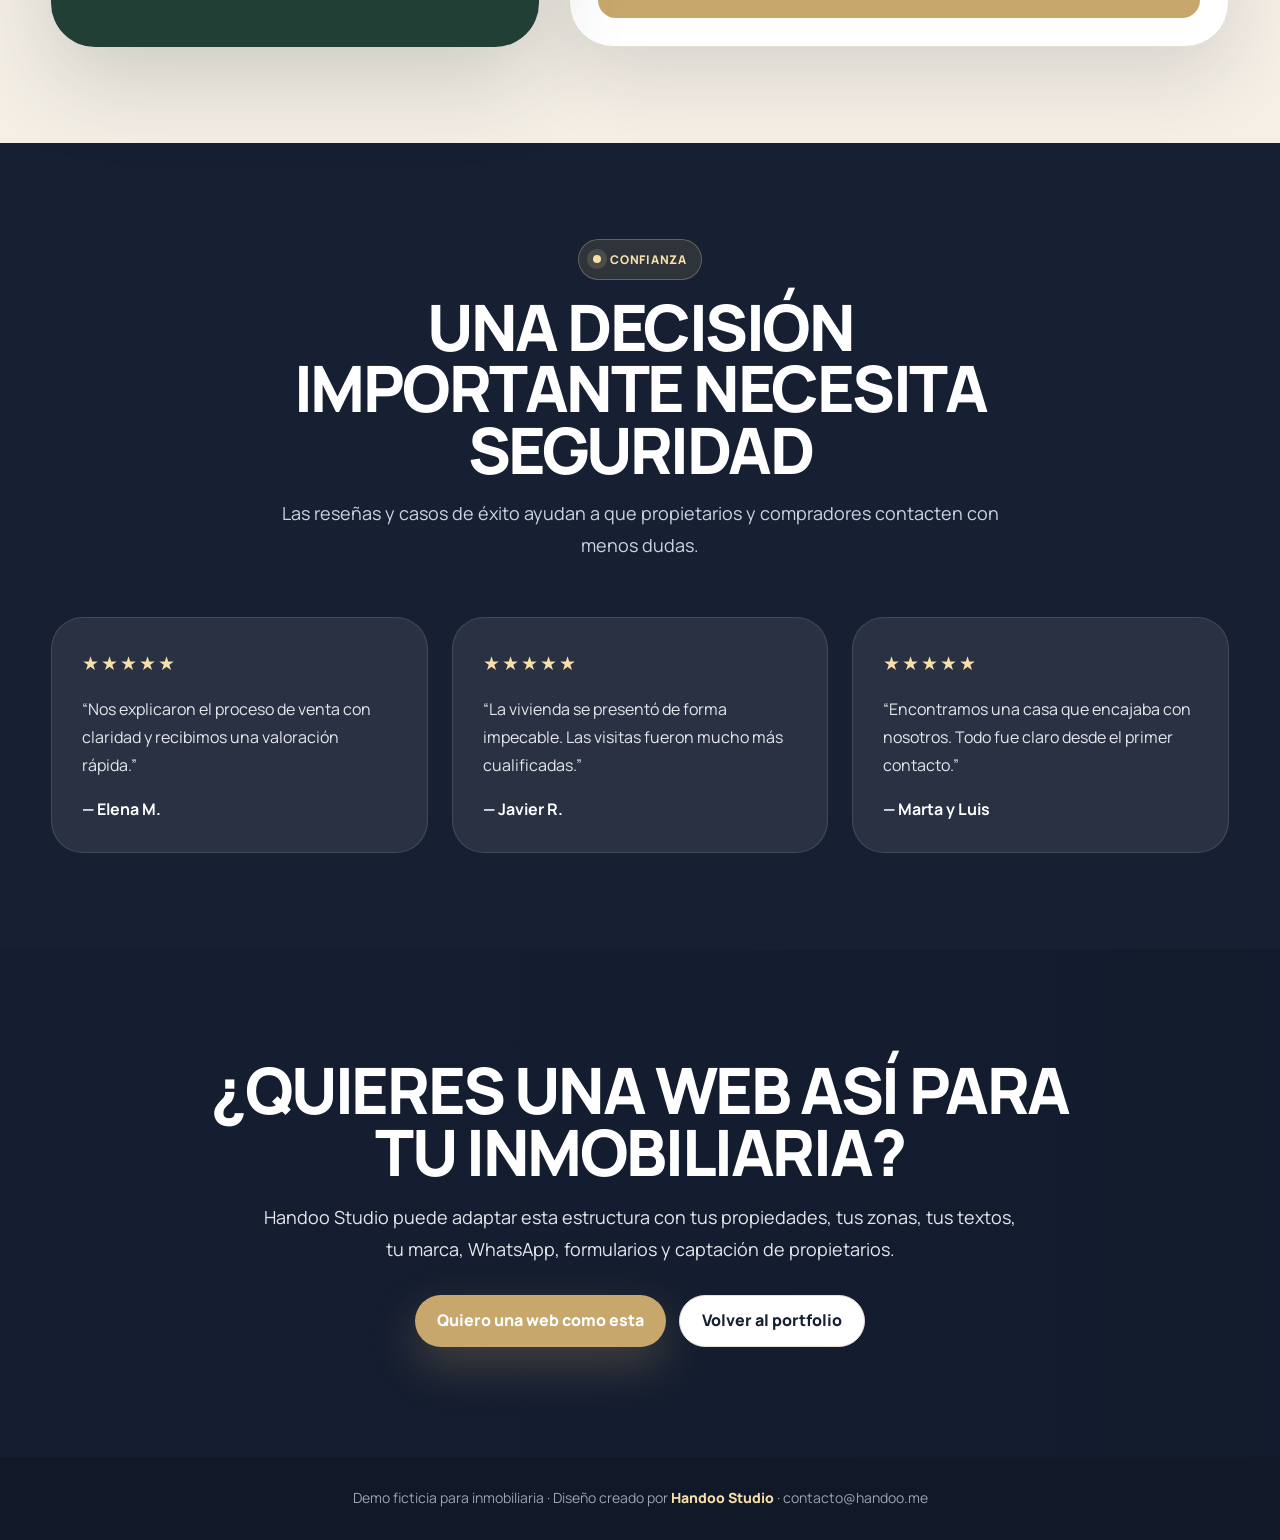
<file: demos/inmobiliaria/index.html>
<!DOCTYPE html>
<html lang="es">
<head>
  <meta charset="UTF-8" />
  <meta name="viewport" content="width=device-width, initial-scale=1.0" />

  <title>Nortea Homes | Demo Inmobiliaria Premium</title>
  <meta name="description" content="Demo inmobiliaria premium creada por Handoo Studio. Web para captar propietarios, compradores, valoraciones de vivienda y solicitudes de visita." />

  <link rel="preconnect" href="https://fonts.googleapis.com">
  <link rel="preconnect" href="https://fonts.gstatic.com" crossorigin>
  <link href="https://fonts.googleapis.com/css2?family=DM+Serif+Display:ital@0;1&family=Manrope:wght@400;500;600;700;800&display=swap" rel="stylesheet">

  <link rel="stylesheet" href="../../assets/css/style.css">

  <style>
    :root{
      --nh-ink:#172033;
      --nh-ink-2:#263247;
      --nh-muted:#697386;
      --nh-line:#e5ded3;
      --nh-bg:#f5efe6;
      --nh-soft:#fbf7f0;
      --nh-card:#ffffff;
      --nh-gold:#c7a76c;
      --nh-gold-2:#a88445;
      --nh-green:#213f35;
      --nh-blue:#1d3557;
      --nh-shadow:0 26px 80px rgba(23,32,51,.14);
      --nh-radius:30px;
    }

    *{
      box-sizing:border-box;
    }

    html{
      scroll-behavior:smooth;
    }

    body.nortea-v2{
      margin:0;
      background:var(--nh-bg);
      color:var(--nh-ink);
      font-family:"Manrope", Arial, sans-serif;
      overflow-x:hidden;
    }

    .nortea-v2 a{
      color:inherit;
      text-decoration:none;
    }

    .nh-container{
      width:min(1180px,92%);
      margin:0 auto;
    }

    .nh-page{
      background:
        radial-gradient(circle at 12% 10%, rgba(199,167,108,.18), transparent 34%),
        radial-gradient(circle at 88% 22%, rgba(29,53,87,.14), transparent 32%),
        var(--nh-bg);
    }

    .nh-topbar{
      position:fixed;
      left:50%;
      top:18px;
      transform:translateX(-50%);
      z-index:80;
      width:min(1180px,92%);
      display:flex;
      align-items:center;
      justify-content:space-between;
      gap:18px;
      padding:12px;
      border-radius:999px;
      background:rgba(255,255,255,.78);
      border:1px solid rgba(255,255,255,.9);
      box-shadow:0 16px 50px rgba(23,32,51,.12);
      backdrop-filter:blur(18px);
    }

    .nh-brand{
      display:flex;
      align-items:center;
      gap:12px;
      padding-left:8px;
      font-weight:900;
      letter-spacing:-.5px;
      color:var(--nh-ink);
      white-space:nowrap;
    }

    .nh-brand-mark{
      width:40px;
      height:40px;
      border-radius:50%;
      background:var(--nh-green);
      color:#f7dfaa;
      display:grid;
      place-items:center;
      font-weight:900;
      box-shadow:0 12px 30px rgba(33,63,53,.25);
    }

    .nh-brand span{
      color:var(--nh-gold-2);
    }

    .nh-navlinks{
      display:flex;
      align-items:center;
      justify-content:center;
      gap:6px;
      background:#f3eee6;
      padding:6px;
      border-radius:999px;
      border:1px solid #ece2d3;
    }

    .nh-navlinks a{
      padding:9px 13px;
      border-radius:999px;
      color:#455164;
      font-size:13px;
      font-weight:800;
      white-space:nowrap;
    }

    .nh-navlinks a:hover{
      background:white;
      color:var(--nh-ink);
    }

    .nh-top-cta{
      display:inline-flex;
      align-items:center;
      justify-content:center;
      padding:12px 18px;
      border-radius:999px;
      background:var(--nh-ink);
      color:white;
      font-weight:900;
      font-size:13px;
      white-space:nowrap;
      box-shadow:0 16px 38px rgba(23,32,51,.22);
    }

    .nh-hero{
      min-height:100vh;
      padding:132px 0 86px;
      position:relative;
    }

    .nh-hero-grid{
      display:grid;
      grid-template-columns:.92fr 1.08fr;
      gap:54px;
      align-items:center;
    }

    .nh-kicker{
      display:inline-flex;
      align-items:center;
      gap:9px;
      padding:10px 14px;
      border-radius:999px;
      background:rgba(255,255,255,.64);
      color:var(--nh-gold-2);
      border:1px solid rgba(199,167,108,.34);
      font-size:12px;
      font-weight:900;
      text-transform:uppercase;
      letter-spacing:.7px;
      margin-bottom:22px;
    }

    .nh-kicker::before{
      content:"";
      width:8px;
      height:8px;
      border-radius:50%;
      background:var(--nh-gold);
      box-shadow:0 0 0 6px rgba(199,167,108,.14);
    }

    .nh-hero h1{
      font-family:"DM Serif Display", Georgia, serif;
      font-size:clamp(54px,7vw,96px);
      line-height:.9;
      letter-spacing:-3px;
      margin:0 0 22px;
      max-width:720px;
    }

    .nh-hero-text{
      color:#536074;
      font-size:19px;
      line-height:1.8;
      max-width:650px;
      margin:0 0 30px;
    }

    .nh-hero-actions{
      display:flex;
      flex-wrap:wrap;
      gap:13px;
      margin-bottom:34px;
    }

    .nh-btn{
      display:inline-flex;
      align-items:center;
      justify-content:center;
      gap:10px;
      min-height:52px;
      padding:0 22px;
      border-radius:999px;
      border:0;
      font-family:"Manrope", Arial, sans-serif;
      font-weight:900;
      cursor:pointer;
      transition:.2s ease;
    }

    .nh-btn-primary{
      background:var(--nh-green);
      color:white;
      box-shadow:0 18px 42px rgba(33,63,53,.24);
    }

    .nh-btn-primary:hover{
      transform:translateY(-3px);
      background:#162f27;
    }

    .nh-btn-light{
      background:white;
      color:var(--nh-ink);
      border:1px solid var(--nh-line);
    }

    .nh-btn-light:hover{
      transform:translateY(-3px);
      background:#fffaf2;
    }

    .nh-proof-row{
      display:flex;
      flex-wrap:wrap;
      gap:10px;
    }

    .nh-proof{
      display:flex;
      align-items:center;
      gap:9px;
      padding:10px 13px;
      border-radius:999px;
      background:rgba(255,255,255,.62);
      border:1px solid rgba(255,255,255,.8);
      color:#435064;
      font-size:13px;
      font-weight:800;
    }

    .nh-proof strong{
      color:var(--nh-green);
    }

    .nh-visual{
      position:relative;
      min-height:620px;
    }

    .nh-main-photo{
      position:absolute;
      inset:0 0 42px 78px;
      border-radius:44px;
      background:
        linear-gradient(180deg, transparent 48%, rgba(0,0,0,.42)),
        url("https://images.unsplash.com/photo-1600585154340-be6161a56a0c?auto=format&fit=crop&w=1600&q=80");
      background-size:cover;
      background-position:center;
      box-shadow:var(--nh-shadow);
      overflow:hidden;
    }

    .nh-main-photo::after{
      content:"Exclusiva Nortea";
      position:absolute;
      left:28px;
      bottom:28px;
      padding:10px 14px;
      border-radius:999px;
      background:rgba(255,255,255,.86);
      color:var(--nh-ink);
      font-size:13px;
      font-weight:900;
      backdrop-filter:blur(12px);
    }

    .nh-floating-card{
      position:absolute;
      left:0;
      bottom:0;
      width:min(390px,80%);
      background:white;
      border-radius:34px;
      padding:22px;
      border:1px solid rgba(255,255,255,.9);
      box-shadow:0 28px 80px rgba(23,32,51,.18);
    }

    .nh-floating-card-top{
      display:flex;
      justify-content:space-between;
      gap:14px;
      margin-bottom:16px;
    }

    .nh-floating-card h3{
      margin:0;
      font-size:23px;
      letter-spacing:-.7px;
      color:var(--nh-ink);
    }

    .nh-price{
      color:var(--nh-gold-2);
      font-weight:1000;
      font-size:22px;
      white-space:nowrap;
    }

    .nh-floating-card p{
      margin:0 0 18px;
      color:var(--nh-muted);
      line-height:1.6;
      font-size:14px;
    }

    .nh-mini-meta{
      display:flex;
      flex-wrap:wrap;
      gap:8px;
    }

    .nh-mini-meta span{
      background:#f5f0e8;
      border:1px solid #ece2d3;
      color:var(--nh-ink);
      padding:8px 10px;
      border-radius:999px;
      font-size:12px;
      font-weight:900;
    }

    .nh-vertical-note{
      position:absolute;
      right:-14px;
      top:82px;
      writing-mode:vertical-rl;
      transform:rotate(180deg);
      color:#8a7350;
      font-size:12px;
      font-weight:900;
      letter-spacing:2px;
      text-transform:uppercase;
    }

    .nh-search-strip{
      margin-top:-34px;
      position:relative;
      z-index:3;
    }

    .nh-search-box{
      background:var(--nh-green);
      color:white;
      border-radius:34px;
      padding:20px;
      box-shadow:0 30px 80px rgba(33,63,53,.22);
      display:grid;
      grid-template-columns:1.1fr 1fr 1fr auto;
      gap:12px;
      align-items:center;
    }

    .nh-search-box label{
      display:block;
      font-size:11px;
      text-transform:uppercase;
      letter-spacing:.8px;
      color:#cbd8d1;
      font-weight:900;
      margin-bottom:7px;
    }

    .nh-search-box select,
    .nh-search-box input{
      width:100%;
      height:48px;
      border:0;
      border-radius:16px;
      padding:0 14px;
      background:rgba(255,255,255,.1);
      color:white;
      font-family:"Manrope", Arial, sans-serif;
      font-weight:800;
      margin:0;
      outline:1px solid rgba(255,255,255,.12);
    }

    .nh-search-box select option{
      color:#111827;
    }

    .nh-search-box input::placeholder{
      color:#e5eee9;
    }

    .nh-search-button{
      height:48px;
      padding:0 22px;
      border:0;
      border-radius:16px;
      background:var(--nh-gold);
      color:#18221f;
      font-weight:1000;
      font-family:"Manrope", Arial, sans-serif;
      cursor:pointer;
      white-space:nowrap;
    }

    .nh-section{
      padding:96px 0;
    }

    .nh-section.white{
      background:white;
    }

    .nh-section.dark{
      background:var(--nh-ink);
      color:white;
    }

    .nh-section.soft{
      background:#fbf7f0;
    }

    .nh-title{
      max-width:820px;
      margin:0 auto 56px;
      text-align:center;
    }

    .nh-title .nh-kicker{
      margin-bottom:16px;
    }

    .nh-title h2{
      font-family:"DM Serif Display", Georgia, serif;
      font-size:clamp(42px,5vw,70px);
      line-height:.96;
      letter-spacing:-2px;
      margin:0 0 18px;
    }

    .nh-title p{
      color:var(--nh-muted);
      font-size:18px;
      line-height:1.75;
      margin:0 auto;
      max-width:760px;
    }

    .nh-section.dark .nh-title p{
      color:#cbd5e1;
    }

    .nh-property-layout{
      display:grid;
      grid-template-columns:1.1fr .9fr;
      gap:28px;
      align-items:stretch;
    }

    .nh-feature-property{
      min-height:620px;
      border-radius:42px;
      overflow:hidden;
      position:relative;
      background:
        linear-gradient(180deg, transparent 48%, rgba(0,0,0,.72)),
        url("https://images.unsplash.com/photo-1600607687939-ce8a6c25118c?auto=format&fit=crop&w=1500&q=80");
      background-size:cover;
      background-position:center;
      box-shadow:var(--nh-shadow);
    }

    .nh-feature-property-content{
      position:absolute;
      left:32px;
      right:32px;
      bottom:32px;
      color:white;
    }

    .nh-property-tag{
      display:inline-flex;
      padding:9px 12px;
      border-radius:999px;
      background:rgba(255,255,255,.88);
      color:var(--nh-ink);
      font-size:12px;
      font-weight:1000;
      text-transform:uppercase;
      margin-bottom:16px;
    }

    .nh-feature-property h3{
      font-family:"DM Serif Display", Georgia, serif;
      font-size:50px;
      line-height:1;
      letter-spacing:-1.4px;
      margin:0 0 10px;
    }

    .nh-feature-property p{
      color:#e5e7eb;
      font-size:17px;
      line-height:1.65;
      max-width:620px;
      margin:0 0 22px;
    }

    .nh-feature-bottom{
      display:flex;
      align-items:center;
      justify-content:space-between;
      gap:18px;
      flex-wrap:wrap;
    }

    .nh-feature-price{
      color:#f7dfaa;
      font-size:34px;
      font-weight:1000;
    }

    .nh-property-side{
      display:grid;
      gap:24px;
    }

    .nh-property-card{
      display:grid;
      grid-template-columns:160px 1fr;
      gap:18px;
      background:white;
      border:1px solid var(--nh-line);
      border-radius:30px;
      padding:16px;
      box-shadow:0 16px 45px rgba(23,32,51,.07);
    }

    .nh-property-thumb{
      min-height:155px;
      border-radius:22px;
      background-size:cover;
      background-position:center;
    }

    .nh-property-card h3{
      margin:4px 0 7px;
      color:var(--nh-ink);
      font-size:21px;
      letter-spacing:-.5px;
    }

    .nh-property-card p{
      margin:0 0 12px;
      color:var(--nh-muted);
      font-size:14px;
      line-height:1.55;
    }

    .nh-property-card strong{
      color:var(--nh-gold-2);
      font-size:20px;
    }

    .nh-card-meta{
      display:flex;
      flex-wrap:wrap;
      gap:7px;
      margin-top:12px;
    }

    .nh-card-meta span{
      background:#f6f1ea;
      color:#415066;
      border-radius:999px;
      padding:6px 9px;
      font-size:11px;
      font-weight:900;
    }

    .nh-sell-grid{
      display:grid;
      grid-template-columns:.9fr 1.1fr;
      gap:54px;
      align-items:center;
    }

    .nh-sell-card{
      background:var(--nh-ink);
      color:white;
      border-radius:44px;
      padding:42px;
      min-height:540px;
      display:flex;
      flex-direction:column;
      justify-content:space-between;
      box-shadow:0 32px 90px rgba(23,32,51,.22);
      position:relative;
      overflow:hidden;
    }

    .nh-sell-card::after{
      content:"";
      position:absolute;
      width:320px;
      height:320px;
      right:-90px;
      bottom:-120px;
      border-radius:50%;
      background:radial-gradient(circle, rgba(199,167,108,.42), transparent 68%);
    }

    .nh-sell-card h2{
      font-family:"DM Serif Display", Georgia, serif;
      font-size:58px;
      line-height:.98;
      letter-spacing:-1.8px;
      margin:0;
      position:relative;
      z-index:2;
    }

    .nh-sell-card p{
      color:#d8dee7;
      font-size:17px;
      line-height:1.75;
      margin:24px 0;
      position:relative;
      z-index:2;
    }

    .nh-sell-stats{
      display:grid;
      grid-template-columns:1fr 1fr;
      gap:14px;
      position:relative;
      z-index:2;
    }

    .nh-sell-stat{
      background:rgba(255,255,255,.08);
      border:1px solid rgba(255,255,255,.12);
      border-radius:24px;
      padding:20px;
    }

    .nh-sell-stat strong{
      display:block;
      color:#f7dfaa;
      font-size:30px;
      line-height:1;
      margin-bottom:7px;
    }

    .nh-sell-stat span{
      color:#e5e7eb;
      font-size:13px;
      font-weight:800;
    }

    .nh-process{
      display:grid;
      gap:16px;
    }

    .nh-process-item{
      background:white;
      border:1px solid var(--nh-line);
      border-radius:28px;
      padding:24px;
      display:grid;
      grid-template-columns:auto 1fr;
      gap:18px;
      box-shadow:0 14px 40px rgba(23,32,51,.06);
    }

    .nh-process-number{
      width:52px;
      height:52px;
      border-radius:18px;
      background:#efe4d2;
      color:var(--nh-gold-2);
      display:grid;
      place-items:center;
      font-weight:1000;
      font-size:18px;
    }

    .nh-process-item h3{
      margin:0 0 6px;
      font-size:22px;
      color:var(--nh-ink);
    }

    .nh-process-item p{
      margin:0;
      color:var(--nh-muted);
      line-height:1.65;
    }

    .nh-neighborhoods{
      display:grid;
      grid-template-columns:repeat(4,1fr);
      gap:18px;
    }

    .nh-zone{
      min-height:310px;
      border-radius:34px;
      position:relative;
      overflow:hidden;
      background-size:cover;
      background-position:center;
      box-shadow:0 22px 70px rgba(0,0,0,.18);
    }

    .nh-zone::after{
      content:"";
      position:absolute;
      inset:0;
      background:linear-gradient(180deg, transparent 38%, rgba(0,0,0,.72));
    }

    .nh-zone-content{
      position:absolute;
      left:22px;
      right:22px;
      bottom:22px;
      z-index:2;
      color:white;
    }

    .nh-zone-content h3{
      font-size:24px;
      margin:0 0 6px;
    }

    .nh-zone-content p{
      color:#e5e7eb;
      line-height:1.45;
      font-size:14px;
      margin:0;
    }

    .nh-valuation-shell{
      display:grid;
      grid-template-columns:.85fr 1.15fr;
      gap:30px;
      align-items:stretch;
    }

    .nh-valuation-intro{
      background:#223f35;
      color:white;
      border-radius:44px;
      padding:42px;
      box-shadow:0 32px 90px rgba(33,63,53,.2);
      position:relative;
      overflow:hidden;
    }

    .nh-valuation-intro::after{
      content:"";
      position:absolute;
      width:260px;
      height:260px;
      border-radius:50%;
      background:radial-gradient(circle, rgba(247,223,170,.34), transparent 66%);
      right:-80px;
      top:-90px;
    }

    .nh-valuation-intro h2{
      font-family:"DM Serif Display", Georgia, serif;
      font-size:58px;
      line-height:.98;
      letter-spacing:-1.7px;
      margin:0 0 18px;
      position:relative;
      z-index:2;
    }

    .nh-valuation-intro p{
      color:#dce8e2;
      line-height:1.75;
      font-size:17px;
      margin:0 0 28px;
      position:relative;
      z-index:2;
    }

    .nh-valuation-points{
      display:grid;
      gap:13px;
      position:relative;
      z-index:2;
    }

    .nh-valuation-points span{
      display:flex;
      align-items:center;
      gap:10px;
      font-weight:900;
      color:white;
    }

    .nh-valuation-points span::before{
      content:"✓";
      width:25px;
      height:25px;
      border-radius:50%;
      background:#f7dfaa;
      color:#223f35;
      display:grid;
      place-items:center;
      font-weight:1000;
      flex:0 0 auto;
    }

    .nh-assistant-form{
      background:white;
      border:1px solid var(--nh-line);
      border-radius:44px;
      padding:28px;
      box-shadow:var(--nh-shadow);
    }

    .nh-assistant-header{
      display:flex;
      align-items:center;
      justify-content:space-between;
      gap:18px;
      margin-bottom:24px;
    }

    .nh-assistant-header h3{
      margin:0;
      color:var(--nh-ink);
      font-size:28px;
      letter-spacing:-.8px;
    }

    .nh-step-pill{
      background:#f5efe6;
      color:var(--nh-gold-2);
      border:1px solid #eadcc6;
      border-radius:999px;
      padding:9px 12px;
      font-size:12px;
      font-weight:1000;
      white-space:nowrap;
    }

    .nh-form-step{
      border:1px solid #eee4d7;
      border-radius:28px;
      padding:22px;
      margin-bottom:16px;
      background:#fffdf9;
    }

    .nh-form-step-title{
      display:flex;
      align-items:center;
      gap:12px;
      margin-bottom:15px;
    }

    .nh-form-step-title span{
      width:34px;
      height:34px;
      border-radius:13px;
      background:var(--nh-ink);
      color:white;
      display:grid;
      place-items:center;
      font-weight:1000;
      font-size:13px;
    }

    .nh-form-step-title strong{
      font-size:17px;
      color:var(--nh-ink);
    }

    .nh-choice-grid{
      display:grid;
      grid-template-columns:repeat(3,1fr);
      gap:10px;
    }

    .nh-choice{
      position:relative;
    }

    .nh-choice input{
      position:absolute;
      opacity:0;
      pointer-events:none;
    }

    .nh-choice label{
      display:flex;
      align-items:center;
      justify-content:center;
      min-height:48px;
      border-radius:16px;
      border:1px solid #e6ded3;
      background:white;
      color:#425066;
      font-weight:900;
      cursor:pointer;
      transition:.16s ease;
      text-align:center;
      padding:8px;
      font-size:14px;
    }

    .nh-choice input:checked + label{
      background:var(--nh-green);
      color:white;
      border-color:var(--nh-green);
      box-shadow:0 12px 28px rgba(33,63,53,.18);
    }

    .nh-form-grid{
      display:grid;
      grid-template-columns:1fr 1fr;
      gap:12px;
    }

    .nh-assistant-form input,
    .nh-assistant-form select,
    .nh-assistant-form textarea{
      width:100%;
      border:1px solid #e6ded3;
      border-radius:16px;
      background:white;
      color:var(--nh-ink);
      font-family:"Manrope", Arial, sans-serif;
      font-size:14px;
      font-weight:700;
      padding:15px;
      margin:0;
    }

    .nh-assistant-form textarea{
      min-height:118px;
      resize:vertical;
      grid-column:1 / -1;
    }

    .nh-assistant-form input:focus,
    .nh-assistant-form select:focus,
    .nh-assistant-form textarea:focus{
      outline:none;
      border-color:var(--nh-gold);
      box-shadow:0 0 0 4px rgba(199,167,108,.14);
    }

    .nh-form-submit{
      width:100%;
      border:0;
      min-height:56px;
      border-radius:18px;
      background:var(--nh-gold);
      color:#18221f;
      font-family:"Manrope", Arial, sans-serif;
      font-weight:1000;
      cursor:pointer;
      transition:.2s ease;
      font-size:15px;
    }

    .nh-form-submit:hover{
      background:#d8b976;
      transform:translateY(-2px);
    }

    .nh-reviews{
      display:grid;
      grid-template-columns:repeat(3,1fr);
      gap:24px;
    }

    .nh-review{
      background:rgba(255,255,255,.08);
      border:1px solid rgba(255,255,255,.12);
      border-radius:32px;
      padding:30px;
    }

    .nh-stars{
      color:#f7dfaa;
      letter-spacing:2px;
      margin-bottom:16px;
      font-size:19px;
    }

    .nh-review p{
      color:#e5e7eb;
      line-height:1.75;
      margin:0 0 18px;
    }

    .nh-review strong{
      color:white;
    }

    .nh-final{
      background:
        linear-gradient(90deg, rgba(23,32,51,.9), rgba(23,32,51,.72)),
        url("https://images.unsplash.com/photo-1600566753151-384129cf4e3e?auto=format&fit=crop&w=1700&q=80");
      background-size:cover;
      background-position:center;
      color:white;
      text-align:center;
      padding:110px 0;
    }

    .nh-final h2{
      font-family:"DM Serif Display", Georgia, serif;
      font-size:clamp(44px,5vw,78px);
      line-height:.96;
      letter-spacing:-2px;
      max-width:900px;
      margin:0 auto 20px;
    }

    .nh-final p{
      color:#e5e7eb;
      max-width:760px;
      margin:0 auto 30px;
      line-height:1.75;
      font-size:18px;
    }

    .nh-footer{
      background:#111827;
      color:#9ca3af;
      text-align:center;
      padding:30px 0;
      font-size:14px;
    }

    .nh-footer a{
      color:#f7dfaa;
      font-weight:900;
    }

    .nh-floating{
      position:fixed;
      right:20px;
      bottom:20px;
      z-index:90;
      display:inline-flex;
      align-items:center;
      justify-content:center;
      padding:14px 18px;
      border-radius:999px;
      background:var(--nh-green);
      color:white;
      font-weight:1000;
      box-shadow:0 18px 45px rgba(23,32,51,.25);
    }

    @media(max-width:1100px){
      .nh-topbar{
        position:static;
        transform:none;
        margin:16px auto 0;
        border-radius:28px;
        flex-direction:column;
        align-items:flex-start;
      }

      .nh-navlinks{
        width:100%;
        overflow-x:auto;
        justify-content:flex-start;
      }

      .nh-top-cta{
        width:100%;
      }

      .nh-hero{
        padding-top:40px;
      }

      .nh-hero-grid,
      .nh-property-layout,
      .nh-sell-grid,
      .nh-valuation-shell,
      .nh-reviews{
        grid-template-columns:1fr;
      }

      .nh-visual{
        min-height:560px;
      }

      .nh-main-photo{
        inset:0;
      }

      .nh-floating-card{
        left:18px;
        right:18px;
        width:auto;
      }

      .nh-search-box{
        grid-template-columns:1fr;
      }

      .nh-neighborhoods{
        grid-template-columns:1fr 1fr;
      }
    }

    @media(max-width:720px){
      .nh-hero h1{
        font-size:54px;
      }

      .nh-hero-text{
        font-size:17px;
      }

      .nh-visual{
        min-height:520px;
      }

      .nh-floating-card-top{
        flex-direction:column;
      }

      .nh-property-card{
        grid-template-columns:1fr;
      }

      .nh-property-thumb{
        min-height:220px;
      }

      .nh-feature-property{
        min-height:560px;
      }

      .nh-feature-property h3{
        font-size:40px;
      }

      .nh-sell-card,
      .nh-valuation-intro,
      .nh-assistant-form{
        border-radius:30px;
        padding:26px;
      }

      .nh-sell-card h2,
      .nh-valuation-intro h2{
        font-size:44px;
      }

      .nh-sell-stats,
      .nh-neighborhoods,
      .nh-choice-grid,
      .nh-form-grid{
        grid-template-columns:1fr;
      }

      .nh-assistant-header{
        align-items:flex-start;
        flex-direction:column;
      }

      .nh-floating{
        right:14px;
        bottom:14px;
        padding:12px 15px;
        font-size:14px;
      }
    }
    /* =========================
   NORTEA HOMES V3 OVERRIDE
   Más diferenciada de clínica
   ========================= */

.nortea-v2 a.nh-btn-primary,
.nortea-v2 a.nh-top-cta,
.nortea-v2 a.nh-floating{
  color:#ffffff !important;
}

.nortea-v2 a.nh-btn-light{
  color:#172033 !important;
}

body.nortea-v2{
  background:#07111f;
}

.nh-page{
  background:#07111f;
}

.nh-hero{
  min-height:100vh;
  padding:150px 0 105px;
  color:white;
  background:
    radial-gradient(circle at 12% 18%, rgba(199,167,108,.28), transparent 32%),
    linear-gradient(90deg, rgba(7,17,31,.96) 0%, rgba(7,17,31,.9) 42%, rgba(7,17,31,.45) 100%),
    url("https://images.unsplash.com/photo-1600607688969-a5bfcd646154?auto=format&fit=crop&w=1800&q=80");
  background-size:cover;
  background-position:center;
}

.nh-topbar{
  background:rgba(7,17,31,.78);
  border:1px solid rgba(255,255,255,.12);
  box-shadow:0 20px 70px rgba(0,0,0,.34);
}

.nh-brand{
  color:#ffffff;
}

.nh-brand span{
  color:#f7dfaa;
}

.nh-brand-mark{
  background:#f7dfaa;
  color:#07111f;
}

.nh-navlinks{
  background:rgba(255,255,255,.08);
  border:1px solid rgba(255,255,255,.12);
}

.nh-navlinks a{
  color:#e5e7eb;
}

.nh-navlinks a:hover{
  background:#ffffff;
  color:#07111f;
}

.nh-top-cta{
  background:#c7a76c;
  color:#07111f !important;
  box-shadow:0 18px 45px rgba(199,167,108,.28);
}

.nh-hero-grid{
  grid-template-columns:1.08fr .92fr;
}

.nh-kicker{
  background:rgba(199,167,108,.14);
  color:#f7dfaa;
  border:1px solid rgba(247,223,170,.28);
}

.nh-kicker::before{
  background:#f7dfaa;
  box-shadow:0 0 0 6px rgba(247,223,170,.14);
}

.nh-hero h1{
  font-family:"Manrope", Arial, sans-serif;
  text-transform:uppercase;
  font-weight:900;
  color:#ffffff;
  font-size:clamp(48px,6.5vw,88px);
  line-height:.88;
  letter-spacing:-4px;
  max-width:780px;
}

.nh-hero-text{
  color:#d1d5db;
  max-width:620px;
}

.nh-proof{
  background:rgba(255,255,255,.08);
  border:1px solid rgba(255,255,255,.16);
  color:#e5e7eb;
}

.nh-proof strong{
  color:#f7dfaa;
}

.nh-btn-primary{
  background:#c7a76c;
  color:#07111f !important;
  box-shadow:0 18px 45px rgba(199,167,108,.26);
}

.nh-btn-primary:hover{
  background:#d8b976;
  color:#07111f !important;
}

.nh-btn-light{
  background:#ffffff;
  color:#07111f !important;
}

.nh-visual{
  min-height:590px;
}

.nh-main-photo{
  inset:30px 0 70px 40px;
  border-radius:34px 34px 160px 34px;
  background:
    linear-gradient(180deg, transparent 42%, rgba(0,0,0,.45)),
    url("https://images.unsplash.com/photo-1600607688969-a5bfcd646154?auto=format&fit=crop&w=1500&q=80");
  background-size:cover;
  background-position:center;
  box-shadow:0 36px 110px rgba(0,0,0,.36);
}

.nh-main-photo::after{
  content:"Propiedad destacada";
  background:rgba(7,17,31,.78);
  color:#ffffff;
  border:1px solid rgba(255,255,255,.16);
}

.nh-floating-card{
  left:auto;
  right:0;
  bottom:0;
  width:min(420px,86%);
  border-radius:30px;
  background:#ffffff;
  box-shadow:0 35px 100px rgba(0,0,0,.36);
}

.nh-floating-card h3{
  color:#07111f;
}

.nh-price{
  color:#a88445;
}

.nh-search-strip{
  margin-top:-58px;
}

.nh-search-box{
  background:#ffffff;
  color:#07111f;
  border:1px solid rgba(255,255,255,.9);
  box-shadow:0 34px 95px rgba(0,0,0,.26);
}

.nh-search-box label{
  color:#a88445;
}

.nh-search-box select,
.nh-search-box input{
  background:#f4efe7;
  color:#07111f;
  outline:1px solid #e5ded3;
}

.nh-search-box input::placeholder{
  color:#697386;
}

.nh-search-button{
  background:#07111f;
  color:#ffffff;
}

.nh-section.white{
  background:#ffffff;
}

.nh-section.soft{
  background:#f5efe6;
}

.nh-title h2{
  font-family:"Manrope", Arial, sans-serif;
  text-transform:uppercase;
  font-weight:900;
  letter-spacing:-2.5px;
}

.nh-sell-card h2,
.nh-valuation-intro h2,
.nh-final h2{
  font-family:"Manrope", Arial, sans-serif;
  text-transform:uppercase;
  font-weight:900;
  letter-spacing:-2.4px;
}

@media(max-width:1100px){
  .nh-topbar{
    background:#07111f;
  }

  .nh-hero{
    padding-top:42px;
  }

  .nh-main-photo{
    inset:0;
  }

  .nh-floating-card{
    left:18px;
    right:18px;
    width:auto;
  }
}

@media(max-width:720px){
  .nh-hero h1{
    font-size:46px;
    letter-spacing:-2.2px;
  }
}
  </style>
</head>

<body class="nortea-v2">

<div class="nh-page">

  <header class="nh-topbar">
    <a href="#" class="nh-brand">
      <span class="nh-brand-mark">N</span>
      Nortea <span>Homes</span>
    </a>

    <nav class="nh-navlinks">
      <a href="#propiedades">Propiedades</a>
      <a href="#vender">Vender</a>
      <a href="#zonas">Zonas</a>
      <a href="#valoracion">Valoración</a>
      <a href="../../portfolio.html">Portfolio</a>
    </nav>

    <a href="#valoracion" class="nh-top-cta">Valorar vivienda</a>
  </header>

  <section class="nh-hero">
    <div class="nh-container">

      <div class="nh-hero-grid">

        <div>
          <span class="nh-kicker">Inmobiliaria boutique · Compra y venta</span>

          <h1>Inmuebles exclusivos para clientes con criterio.</h1>

          <p class="nh-hero-text">
            Una demo inmobiliaria pensada para transmitir confianza, captar propietarios y presentar cada vivienda con una imagen premium.
          </p>

          <div class="nh-hero-actions">
            <a href="#propiedades" class="nh-btn nh-btn-primary">Explorar propiedades</a>
            <a href="#valoracion" class="nh-btn nh-btn-light">Quiero vender mi vivienda</a>
          </div>

          <div class="nh-proof-row">
            <div class="nh-proof"><strong>24h</strong> primera respuesta</div>
            <div class="nh-proof"><strong>4.9★</strong> satisfacción cliente</div>
            <div class="nh-proof"><strong>+180</strong> operaciones gestionadas</div>
          </div>
        </div>

        <div class="nh-visual">
          <div class="nh-main-photo"></div>

          <div class="nh-floating-card">
            <div class="nh-floating-card-top">
              <h3>Villa Mirador Norte</h3>
              <div class="nh-price">680.000€</div>
            </div>

            <p>
              Chalet familiar con jardín, luz natural, espacios abiertos y zona residencial tranquila.
            </p>

            <div class="nh-mini-meta">
              <span>4 habitaciones</span>
              <span>3 baños</span>
              <span>230 m²</span>
              <span>Jardín</span>
            </div>
          </div>

          <div class="nh-vertical-note">Real Estate Demo</div>
        </div>

      </div>

    </div>
  </section>

  <div class="nh-search-strip">
    <div class="nh-container">
      <form class="nh-search-box" action="#propiedades">
        <div>
          <label>Operación</label>
          <select>
            <option>Comprar vivienda</option>
            <option>Alquilar vivienda</option>
            <option>Vender vivienda</option>
          </select>
        </div>

        <div>
          <label>Tipo de inmueble</label>
          <select>
            <option>Cualquier tipo</option>
            <option>Piso</option>
            <option>Ático</option>
            <option>Casa</option>
            <option>Chalet</option>
          </select>
        </div>

        <div>
          <label>Zona</label>
          <input type="text" placeholder="Santander, costa, centro..." />
        </div>

        <button class="nh-search-button" type="submit">Buscar</button>
      </form>
    </div>
  </div>

  <main>

    <section id="propiedades" class="nh-section white">
      <div class="nh-container">

        <div class="nh-title">
          <span class="nh-kicker">Propiedades seleccionadas</span>
          <h2>Propiedades destacadas con exclusiva presentación</h2>
          <p>
            Fotografías cuidadas, datos visibles, precios claros y llamadas a la acción pensadas para generar solicitudes de visita.
          </p>
        </div>

        <div class="nh-property-layout">

          <article class="nh-feature-property">
            <div class="nh-feature-property-content">
              <span class="nh-property-tag">Propiedad destacada</span>
              <h3>Ático Serena Bay</h3>
              <p>
                Terraza panorámica, interior cálido, salón abierto y vistas amplias en una de las zonas más buscadas.
              </p>

              <div class="nh-feature-bottom">
                <div class="nh-feature-price">495.000€</div>
                <a href="#valoracion" class="nh-btn nh-btn-light">Solicitar visita</a>
              </div>
            </div>
          </article>

          <div class="nh-property-side">

            <article class="nh-property-card">
              <div class="nh-property-thumb" style="background-image:url('https://images.unsplash.com/photo-1600566753086-00f18fb6b3ea?auto=format&fit=crop&w=800&q=80');"></div>

              <div>
                <h3>Chalet Arce</h3>
                <p>Casa independiente con jardín, garaje, cocina abierta y espacios familiares.</p>
                <strong>680.000€</strong>

                <div class="nh-card-meta">
                  <span>4 hab.</span>
                  <span>3 baños</span>
                  <span>230 m²</span>
                </div>
              </div>
            </article>

            <article class="nh-property-card">
              <div class="nh-property-thumb" style="background-image:url('https://images.unsplash.com/photo-1600607687644-c7171b42498f?auto=format&fit=crop&w=800&q=80');"></div>

              <div>
                <h3>Piso Bruma</h3>
                <p>Vivienda reformada junto al mar, luminosa, cómoda y lista para entrar.</p>
                <strong>315.000€</strong>

                <div class="nh-card-meta">
                  <span>2 hab.</span>
                  <span>1 baño</span>
                  <span>82 m²</span>
                </div>
              </div>
            </article>

            <article class="nh-property-card">
              <div class="nh-property-thumb" style="background-image:url('https://images.unsplash.com/photo-1600566753190-17f0baa2a6c3?auto=format&fit=crop&w=800&q=80');"></div>

              <div>
                <h3>Casa Lienzo</h3>
                <p>Vivienda moderna con espacios abiertos, terraza y acabados neutros.</p>
                <strong>545.000€</strong>

                <div class="nh-card-meta">
                  <span>3 hab.</span>
                  <span>2 baños</span>
                  <span>145 m²</span>
                </div>
              </div>
            </article>

          </div>

        </div>

      </div>
    </section>

    <section id="vender" class="nh-section soft">
      <div class="nh-container">

        <div class="nh-sell-grid">

          <div class="nh-sell-card">
            <div>
              <span class="nh-kicker">Para propietarios</span>
              <h2>Captar viviendas empieza por inspirar confianza.</h2>
              <p>
                Esta estructura está pensada para que el propietario entienda rápido cómo trabaja la inmobiliaria y solicite valoración sin fricción.
              </p>
            </div>

            <div class="nh-sell-stats">
              <div class="nh-sell-stat">
                <strong>3 pasos</strong>
                <span>Proceso claro</span>
              </div>

              <div class="nh-sell-stat">
                <strong>24h</strong>
                <span>Contacto inicial</span>
              </div>
            </div>
          </div>

          <div class="nh-process">

            <article class="nh-process-item">
              <div class="nh-process-number">01</div>
              <div>
                <h3>Valoramos tu vivienda</h3>
                <p>
                  Recogemos zona, tipo de inmueble, estado y objetivo para hacer una primera orientación.
                </p>
              </div>
            </article>

            <article class="nh-process-item">
              <div class="nh-process-number">02</div>
              <div>
                <h3>Preparamos la presentación</h3>
                <p>
                  Fotografía, descripción, puntos fuertes y estructura visual para aumentar solicitudes.
                </p>
              </div>
            </article>

            <article class="nh-process-item">
              <div class="nh-process-number">03</div>
              <div>
                <h3>Filtramos compradores</h3>
                <p>
                  Formularios, llamadas a la acción y captación de leads para recibir contactos cualificados.
                </p>
              </div>
            </article>

            <article class="nh-process-item">
              <div class="nh-process-number">04</div>
              <div>
                <h3>Acompañamos la operación</h3>
                <p>
                  Una web inmobiliaria debe transmitir orden, seguridad y seguimiento profesional.
                </p>
              </div>
            </article>

          </div>

        </div>

      </div>
    </section>

    <section id="zonas" class="nh-section white">
      <div class="nh-container">

        <div class="nh-title">
          <span class="nh-kicker">Especialistas por zona</span>
          <h2>La ubicación también se vende</h2>
          <p>
            Las páginas de zonas ayudan a posicionar la inmobiliaria y a generar confianza en propietarios y compradores.
          </p>
        </div>

        <div class="nh-neighborhoods">

          <article class="nh-zone" style="background-image:url('https://images.unsplash.com/photo-1511818966892-d7d671e672a2?auto=format&fit=crop&w=900&q=80');">
            <div class="nh-zone-content">
              <h3>Centro</h3>
              <p>Viviendas urbanas, servicios cercanos y alta demanda.</p>
            </div>
          </article>

          <article class="nh-zone" style="background-image:url('https://images.unsplash.com/photo-1500530855697-b586d89ba3ee?auto=format&fit=crop&w=900&q=80');">
            <div class="nh-zone-content">
              <h3>Costa</h3>
              <p>Segunda residencia, vistas, playa y viviendas luminosas.</p>
            </div>
          </article>

          <article class="nh-zone" style="background-image:url('https://images.unsplash.com/photo-1600566752355-35792bedcfea?auto=format&fit=crop&w=900&q=80');">
            <div class="nh-zone-content">
              <h3>Residencial</h3>
              <p>Chalets, jardines, tranquilidad y compradores familiares.</p>
            </div>
          </article>

          <article class="nh-zone" style="background-image:url('https://images.unsplash.com/photo-1600585154526-990dced4db0d?auto=format&fit=crop&w=900&q=80');">
            <div class="nh-zone-content">
              <h3>Obra nueva</h3>
              <p>Promociones modernas y oportunidades de inversión.</p>
            </div>
          </article>

        </div>

      </div>
    </section>

    <section id="valoracion" class="nh-section soft">
      <div class="nh-container">

        <div class="nh-valuation-shell">

          <div class="nh-valuation-intro">
            <h2>Valoración guiada, no formulario aburrido.</h2>
            <p>
              Este bloque está pensado para captar propietarios. Parece un pequeño asistente, pero funciona como formulario web sencillo.
            </p>

            <div class="nh-valuation-points">
              <span>Más moderno que un formulario tradicional</span>
              <span>Reduce fricción al usuario</span>
              <span>Sirve para campañas de captación</span>
              <span>Puede conectarse a email, CRM o WhatsApp</span>
            </div>
          </div>

          <form class="nh-assistant-form" action="mailto:contacto@handoo.me" method="post" enctype="text/plain">

            <div class="nh-assistant-header">
              <h3>Cuéntanos sobre la vivienda</h3>
              <span class="nh-step-pill">Valoración inicial</span>
            </div>

            <div class="nh-form-step">
              <div class="nh-form-step-title">
                <span>1</span>
                <strong>¿Qué quieres hacer?</strong>
              </div>

              <div class="nh-choice-grid">
                <div class="nh-choice">
                  <input type="radio" id="op-vender" name="Operacion" value="Vender" checked>
                  <label for="op-vender">Vender</label>
                </div>

                <div class="nh-choice">
                  <input type="radio" id="op-comprar" name="Operacion" value="Comprar">
                  <label for="op-comprar">Comprar</label>
                </div>

                <div class="nh-choice">
                  <input type="radio" id="op-valorar" name="Operacion" value="Valorar">
                  <label for="op-valorar">Solo valorar</label>
                </div>
              </div>
            </div>

            <div class="nh-form-step">
              <div class="nh-form-step-title">
                <span>2</span>
                <strong>Tipo de vivienda</strong>
              </div>

              <div class="nh-choice-grid">
                <div class="nh-choice">
                  <input type="radio" id="tipo-piso" name="Tipo vivienda" value="Piso" checked>
                  <label for="tipo-piso">Piso</label>
                </div>

                <div class="nh-choice">
                  <input type="radio" id="tipo-casa" name="Tipo vivienda" value="Casa">
                  <label for="tipo-casa">Casa</label>
                </div>

                <div class="nh-choice">
                  <input type="radio" id="tipo-atico" name="Tipo vivienda" value="Ático">
                  <label for="tipo-atico">Ático</label>
                </div>
              </div>
            </div>

            <div class="nh-form-step">
              <div class="nh-form-step-title">
                <span>3</span>
                <strong>Datos básicos</strong>
              </div>

              <div class="nh-form-grid">
                <input type="text" name="Zona" placeholder="Zona o ciudad">
                <input type="text" name="Metros" placeholder="Metros aproximados">
                <input type="text" name="Nombre" placeholder="Tu nombre" required>
                <input type="text" name="Telefono" placeholder="Teléfono o WhatsApp" required>
                <textarea name="Mensaje" placeholder="Cuéntanos brevemente el estado de la vivienda, urgencia o dudas."></textarea>
              </div>
            </div>

            <button class="nh-form-submit" type="submit">Enviar solicitud de valoración</button>

          </form>

        </div>

      </div>
    </section>

    <section class="nh-section dark">
      <div class="nh-container">

        <div class="nh-title">
          <span class="nh-kicker">Confianza</span>
          <h2>Una decisión importante necesita seguridad</h2>
          <p>
            Las reseñas y casos de éxito ayudan a que propietarios y compradores contacten con menos dudas.
          </p>
        </div>

        <div class="nh-reviews">

          <article class="nh-review">
            <div class="nh-stars">★★★★★</div>
            <p>
              “Nos explicaron el proceso de venta con claridad y recibimos una valoración rápida.”
            </p>
            <strong>— Elena M.</strong>
          </article>

          <article class="nh-review">
            <div class="nh-stars">★★★★★</div>
            <p>
              “La vivienda se presentó de forma impecable. Las visitas fueron mucho más cualificadas.”
            </p>
            <strong>— Javier R.</strong>
          </article>

          <article class="nh-review">
            <div class="nh-stars">★★★★★</div>
            <p>
              “Encontramos una casa que encajaba con nosotros. Todo fue claro desde el primer contacto.”
            </p>
            <strong>— Marta y Luis</strong>
          </article>

        </div>

      </div>
    </section>

    <section class="nh-final">
      <div class="nh-container">
        <h2>¿Quieres una web así para tu inmobiliaria?</h2>
        <p>
          Handoo Studio puede adaptar esta estructura con tus propiedades, tus zonas, tus textos, tu marca, WhatsApp, formularios y captación de propietarios.
        </p>

        <div class="nh-hero-actions" style="justify-content:center;margin-bottom:0;">
          <a href="../../contacto.html" class="nh-btn nh-btn-primary">Quiero una web como esta</a>
          <a href="../../portfolio.html" class="nh-btn nh-btn-light">Volver al portfolio</a>
        </div>
      </div>
    </section>

  </main>

  <footer class="nh-footer">
    <div class="nh-container">
      Demo ficticia para inmobiliaria · Diseño creado por <a href="../../index.html">Handoo Studio</a> · contacto@handoo.me
    </div>
  </footer>

  <a class="nh-floating" href="#valoracion">Valorar vivienda</a>

</div>

<script src="../../assets/js/main.js"></script>
</body>
</html>
</file>
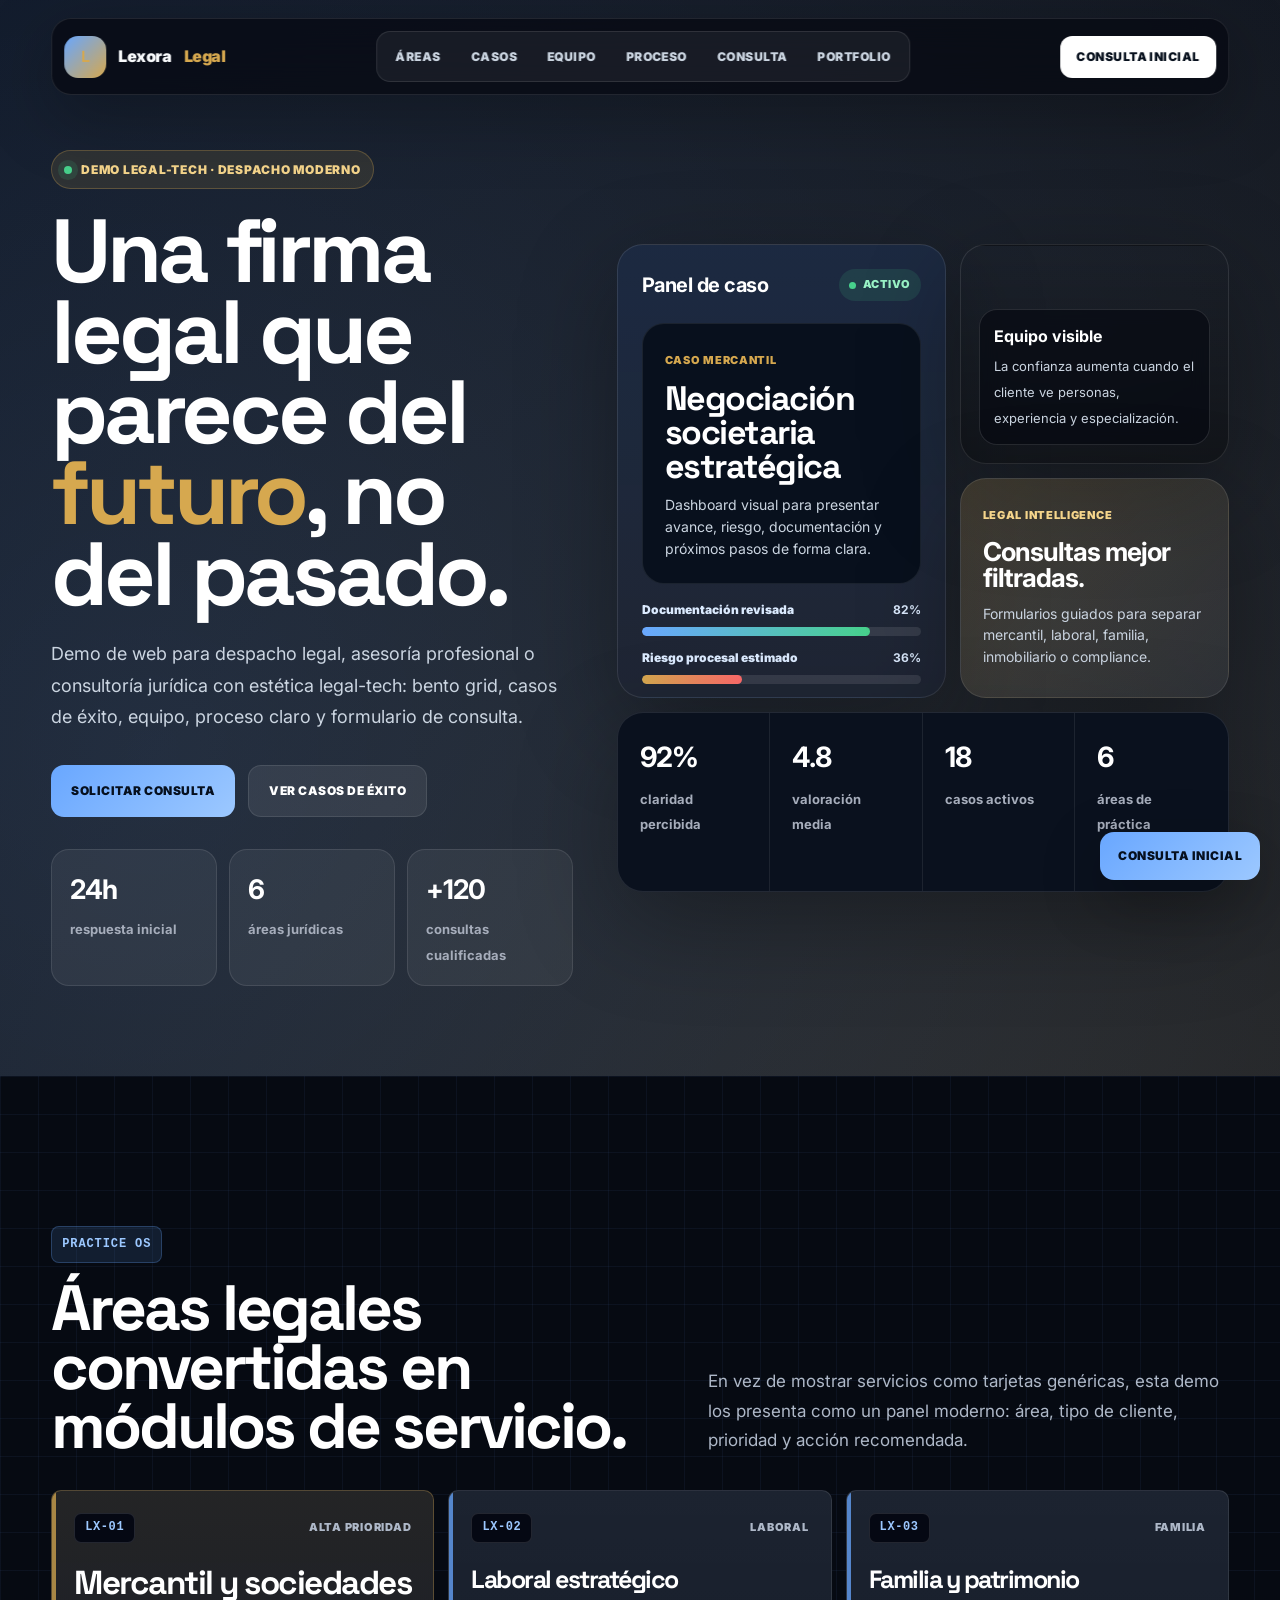
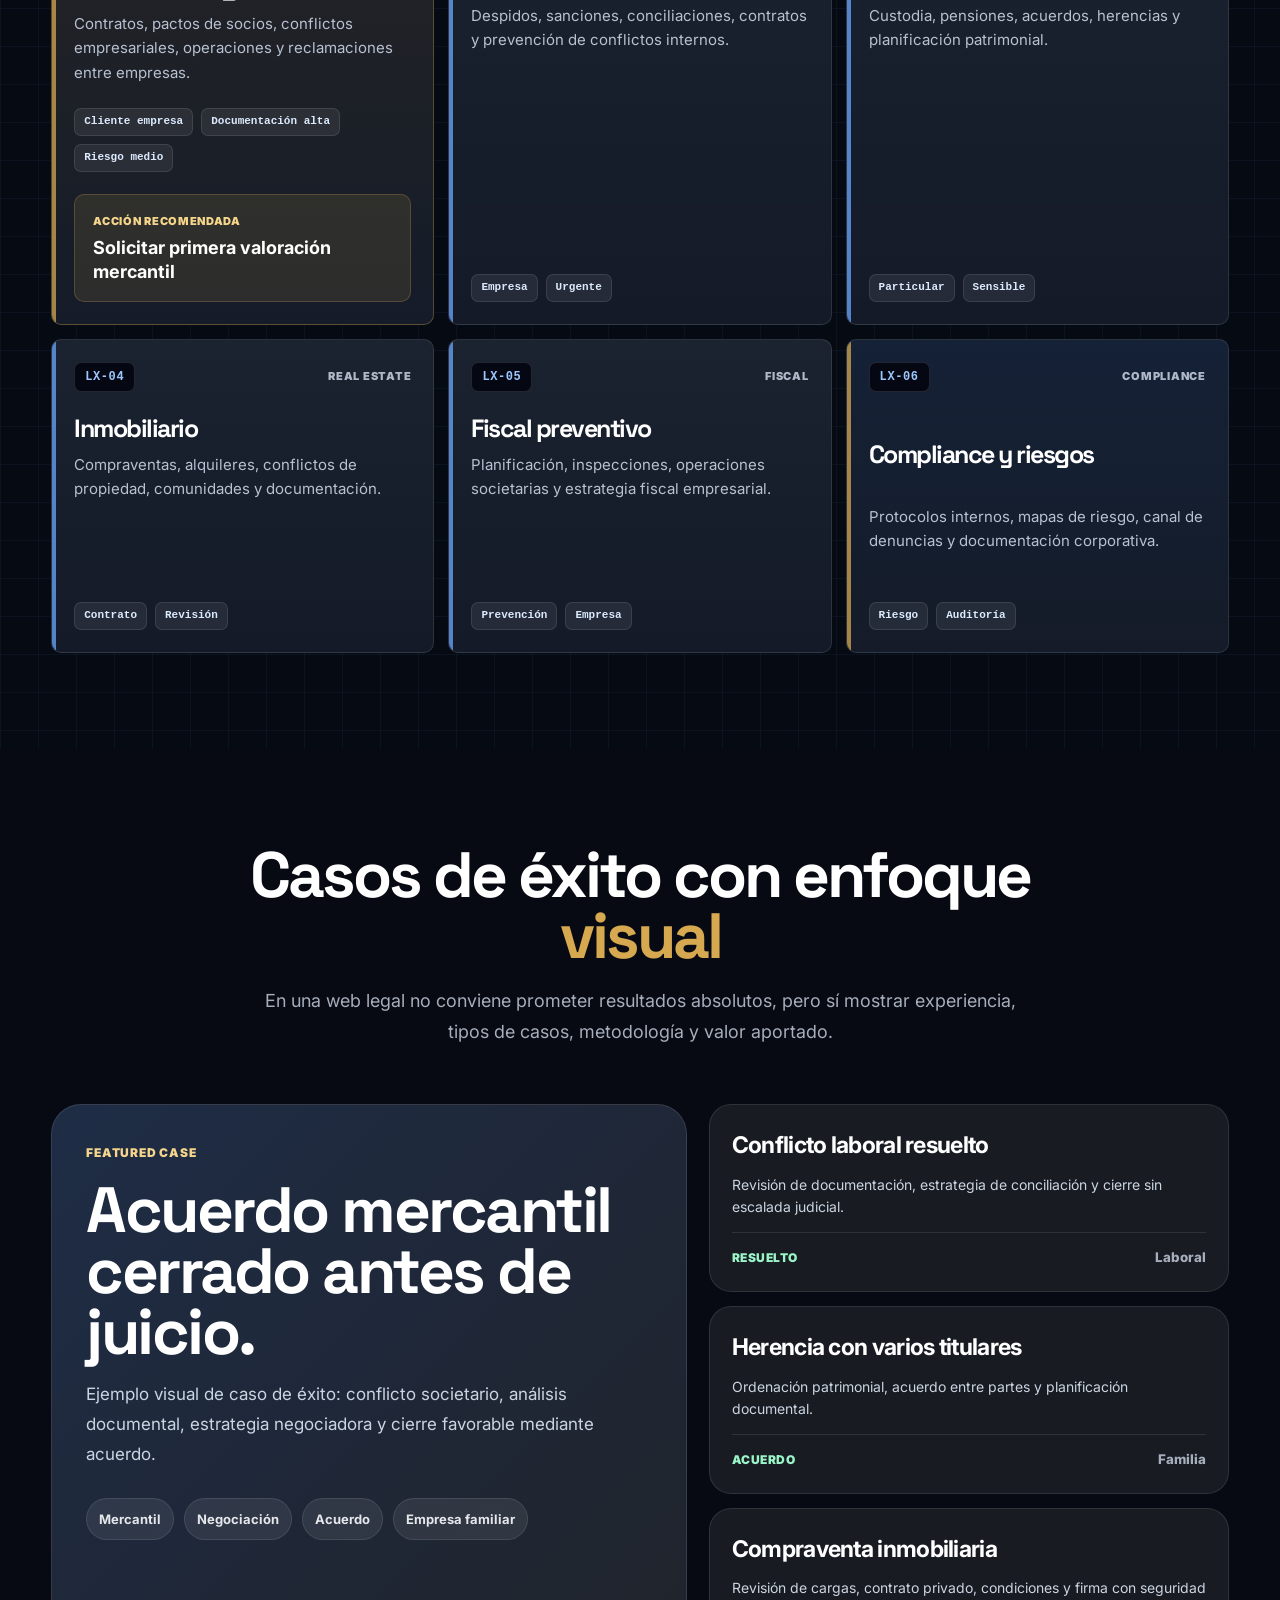
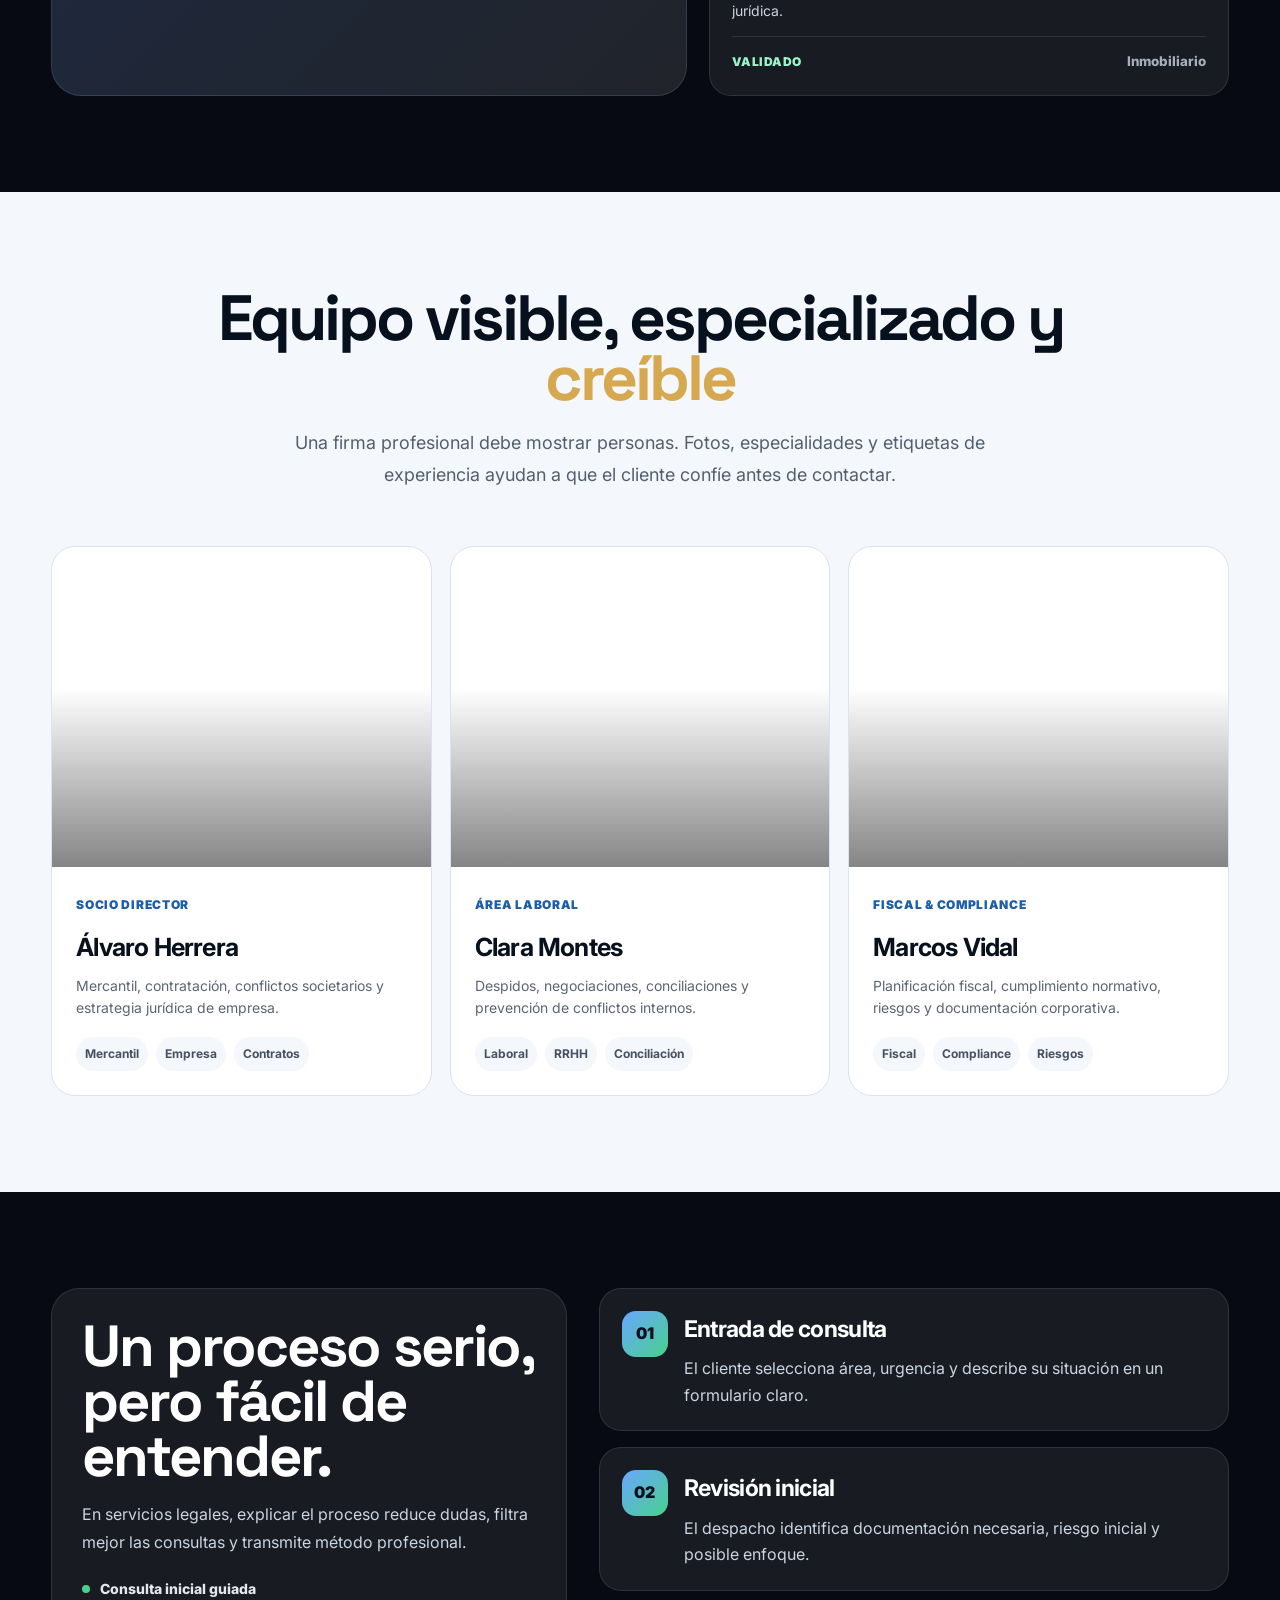
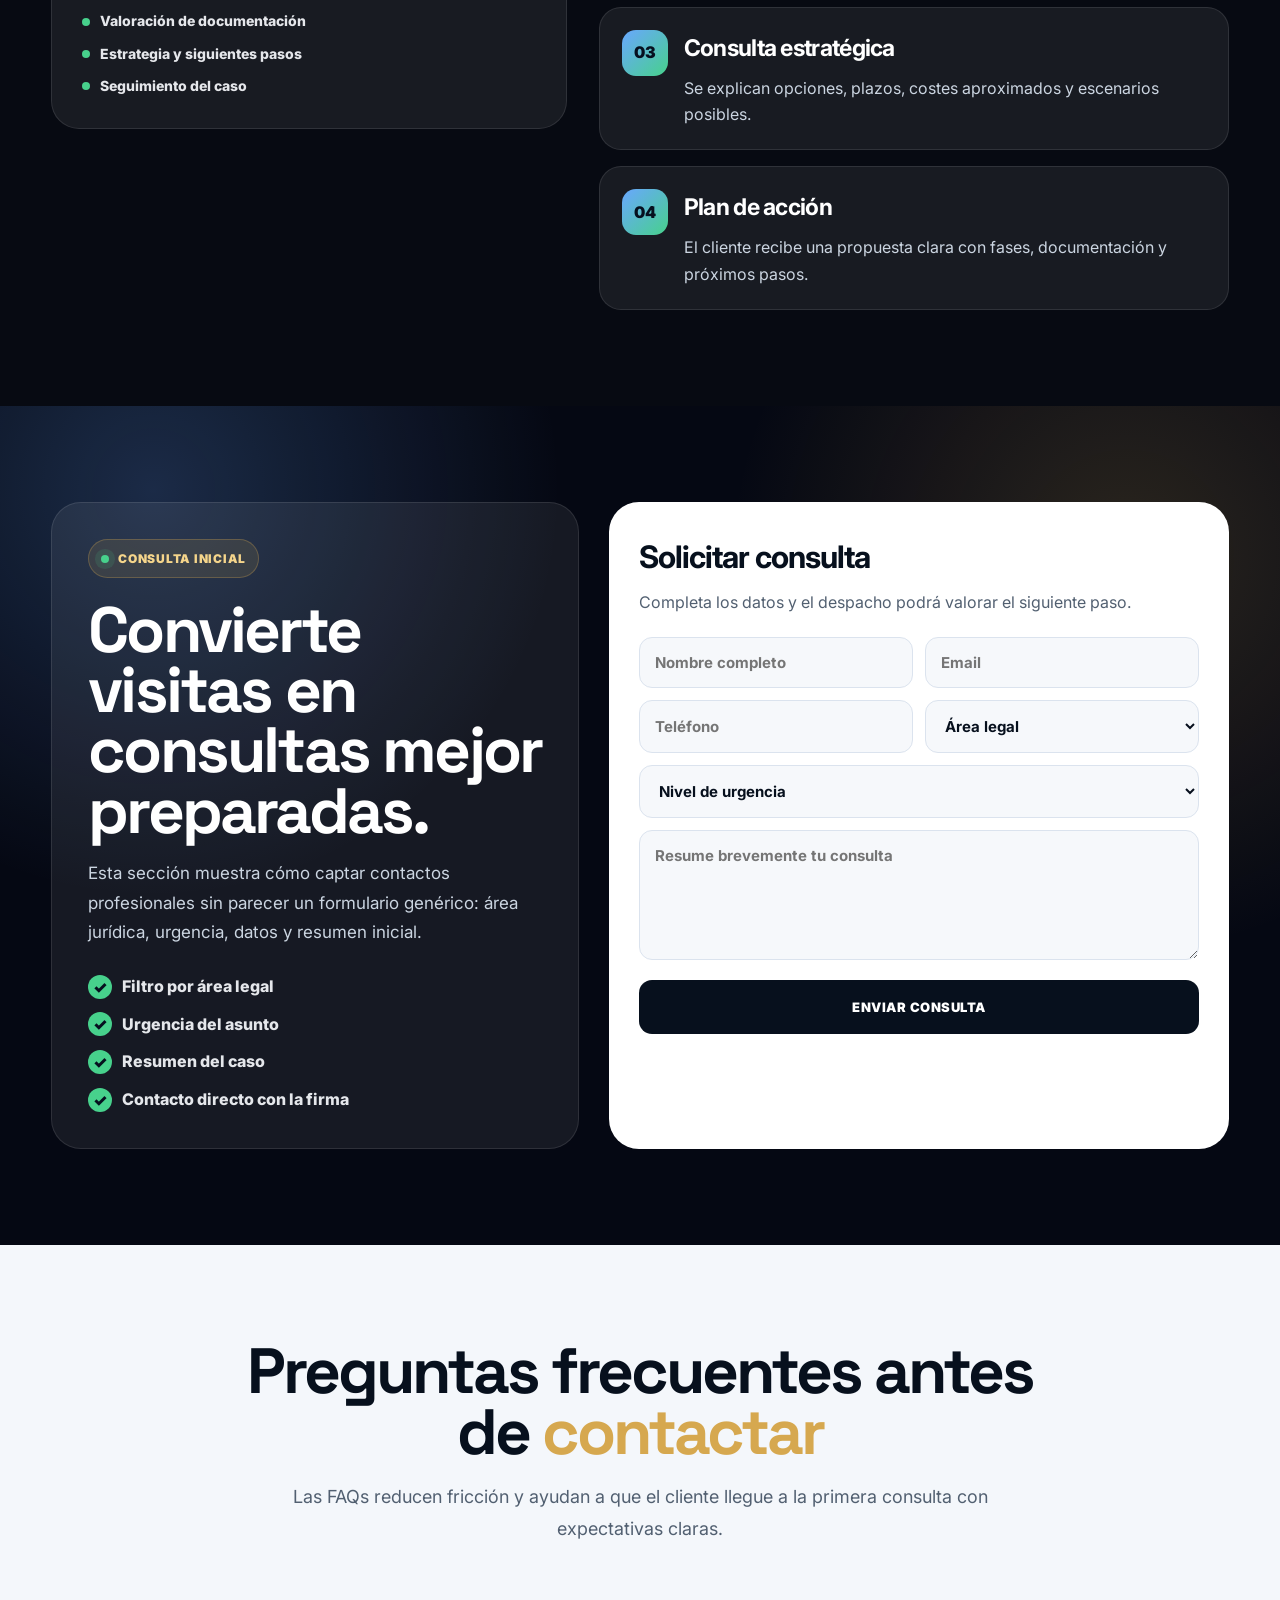
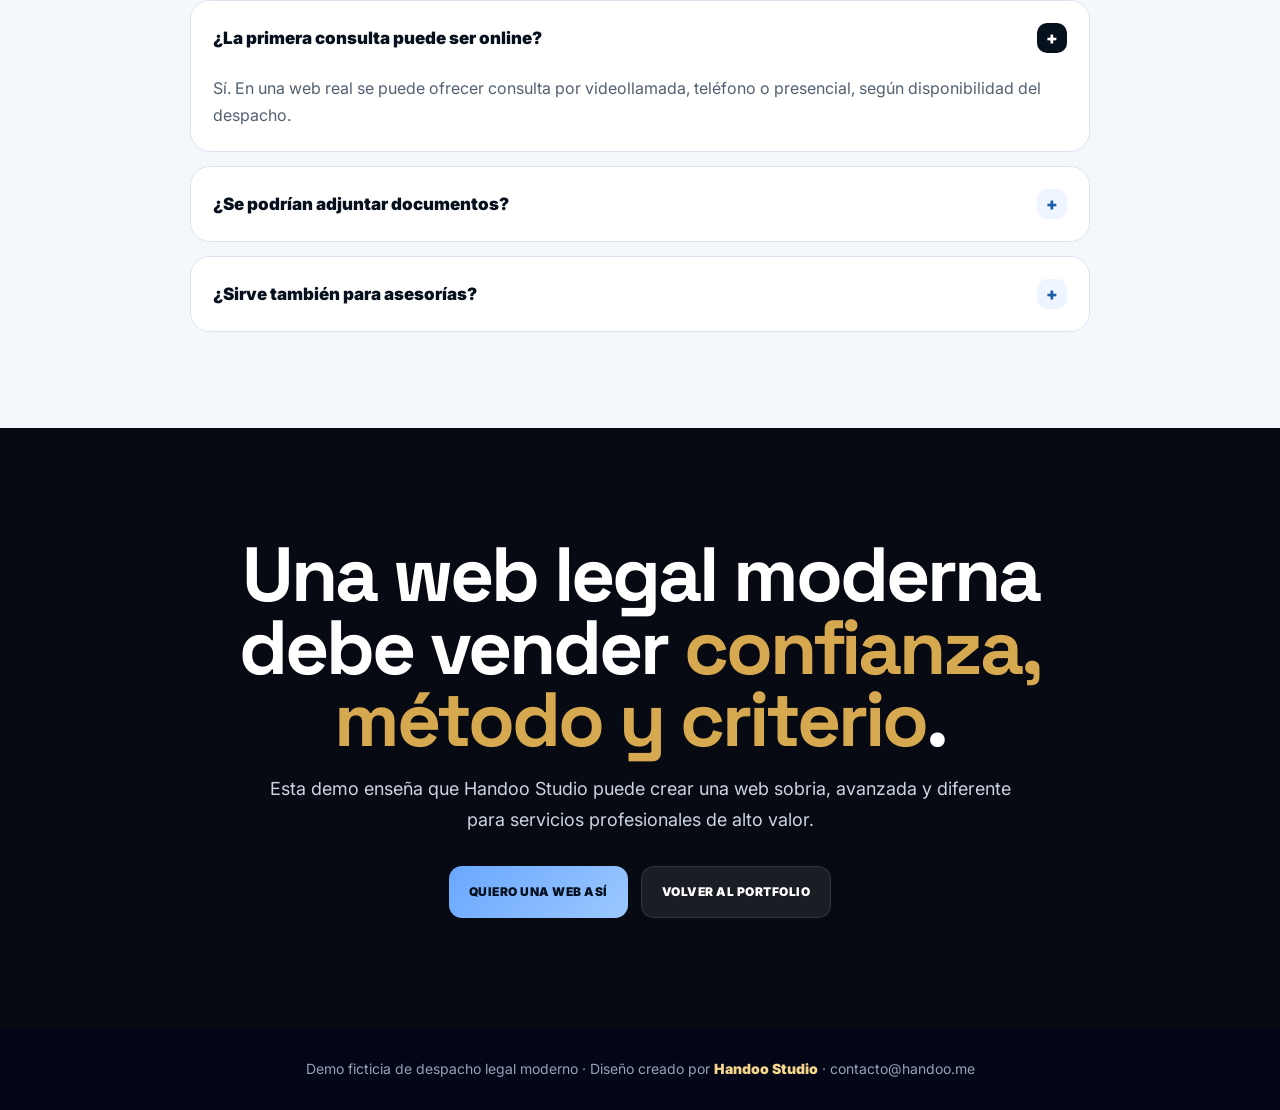
<file: demos/legal/index.html>
<!DOCTYPE html>
<html lang="es">
<head>
  <meta charset="UTF-8" />
  <meta name="viewport" content="width=device-width, initial-scale=1.0" />

  <title>Lexora Legal | Demo Despacho Legal Moderno</title>
  <meta name="description" content="Demo de despacho legal moderno creada por Handoo Studio. Web legal-tech con bento grid, casos de éxito, equipo, proceso y consulta inicial." />

  <link rel="preconnect" href="https://fonts.googleapis.com">
  <link rel="preconnect" href="https://fonts.gstatic.com" crossorigin>
  <link href="https://fonts.googleapis.com/css2?family=Inter:wght@400;500;600;700;800;900&family=Space+Grotesk:wght@500;600;700;800&display=swap" rel="stylesheet">

  <link rel="stylesheet" href="../../assets/css/style.css">

  <style>
    :root{
      --lx-bg:#070a12;
      --lx-panel:#0d1320;
      --lx-card:#111827;
      --lx-card-2:#151d2c;
      --lx-line:rgba(255,255,255,.10);
      --lx-text:#f8fafc;
      --lx-muted:#a6adbb;
      --lx-soft:#d8e2f0;
      --lx-gold:#d6a84f;
      --lx-blue:#69a7ff;
      --lx-green:#47d18c;
      --lx-red:#ff6b6b;
      --lx-radius:28px;
      --lx-shadow:0 30px 100px rgba(0,0,0,.32);
    }

    *{
      box-sizing:border-box;
    }

    html{
      scroll-behavior:smooth;
    }

    body.lexora-v2{
      margin:0;
      background:
        radial-gradient(circle at 12% 10%, rgba(105,167,255,.18), transparent 30%),
        radial-gradient(circle at 82% 18%, rgba(214,168,79,.16), transparent 28%),
        var(--lx-bg);
      color:var(--lx-text);
      font-family:Inter, Arial, sans-serif;
      overflow-x:hidden;
    }

    .lexora-v2 a{
      color:inherit;
      text-decoration:none;
    }

    .lx2-container{
      width:min(1180px,92%);
      margin:0 auto;
    }

    .lx2-nav{
      position:fixed;
      top:18px;
      left:50%;
      transform:translateX(-50%);
      width:min(1180px,92%);
      z-index:90;
      display:flex;
      align-items:center;
      justify-content:space-between;
      gap:16px;
      padding:12px;
      border:1px solid var(--lx-line);
      border-radius:20px;
      background:rgba(7,10,18,.78);
      backdrop-filter:blur(20px);
      box-shadow:0 20px 70px rgba(0,0,0,.28);
    }

    .lx2-logo{
      display:flex;
      align-items:center;
      gap:12px;
      font-weight:900;
      letter-spacing:-.4px;
      white-space:nowrap;
    }

    .lx2-logo-mark{
      width:42px;
      height:42px;
      display:grid;
      place-items:center;
      border-radius:14px;
      background:linear-gradient(135deg,var(--lx-blue),var(--lx-gold));
      color:#07101d;
      font-family:"Space Grotesk", Inter, sans-serif;
      font-weight:900;
    }

    .lx2-logo span{
      color:var(--lx-gold);
    }

    .lx2-menu{
      display:flex;
      align-items:center;
      gap:6px;
      padding:6px;
      border-radius:14px;
      background:rgba(255,255,255,.06);
      border:1px solid var(--lx-line);
    }

    .lx2-menu a{
      padding:9px 12px;
      border-radius:10px;
      color:#cbd5e1;
      font-size:12px;
      font-weight:900;
      text-transform:uppercase;
      letter-spacing:.45px;
      white-space:nowrap;
    }

    .lx2-menu a:hover{
      background:rgba(255,255,255,.10);
      color:white;
    }

    .lx2-nav-cta{
      display:inline-flex;
      align-items:center;
      justify-content:center;
      min-height:42px;
      padding:0 16px;
      border-radius:12px;
      background:white;
      color:#07101d !important;
      font-size:12px;
      font-weight:900;
      text-transform:uppercase;
      letter-spacing:.45px;
      white-space:nowrap;
    }

    .lx2-hero{
      min-height:100vh;
      padding:150px 0 90px;
    }

    .lx2-hero-grid{
      display:grid;
      grid-template-columns:.92fr 1.08fr;
      gap:44px;
      align-items:center;
    }

    .lx2-kicker{
      display:inline-flex;
      align-items:center;
      gap:9px;
      width:fit-content;
      margin-bottom:22px;
      padding:9px 12px;
      border-radius:999px;
      background:rgba(214,168,79,.12);
      border:1px solid rgba(214,168,79,.28);
      color:#f5d58b;
      font-size:12px;
      font-weight:900;
      text-transform:uppercase;
      letter-spacing:.75px;
    }

    .lx2-kicker::before{
      content:"";
      width:8px;
      height:8px;
      border-radius:50%;
      background:var(--lx-green);
      box-shadow:0 0 0 6px rgba(71,209,140,.12);
    }

    .lx2-hero h1{
      margin:0 0 24px;
      max-width:790px;
      color:white;
      font-family:"Space Grotesk", Inter, sans-serif;
      font-size:clamp(50px,7vw,92px);
      line-height:.9;
      letter-spacing:-4px;
      font-weight:800;
    }

    .lx2-hero h1 span{
      color:var(--lx-gold);
    }

    .lx2-hero-text{
      margin:0 0 32px;
      max-width:660px;
      color:#cbd5e1;
      font-size:18px;
      line-height:1.75;
    }

    .lx2-actions{
      display:flex;
      flex-wrap:wrap;
      gap:13px;
      margin-bottom:32px;
    }

    .lx2-btn{
      display:inline-flex;
      align-items:center;
      justify-content:center;
      min-height:52px;
      padding:0 20px;
      border-radius:13px;
      border:0;
      font-family:Inter, Arial, sans-serif;
      font-size:12px;
      font-weight:900;
      text-transform:uppercase;
      letter-spacing:.5px;
      cursor:pointer;
      transition:.2s ease;
    }

    .lx2-btn-primary{
      background:linear-gradient(135deg,var(--lx-blue),#9cc8ff);
      color:#06101f !important;
    }

    .lx2-btn-primary:hover{
      transform:translateY(-3px);
      filter:brightness(1.05);
    }

    .lx2-btn-secondary{
      background:rgba(255,255,255,.08);
      border:1px solid var(--lx-line);
      color:white !important;
    }

    .lx2-btn-secondary:hover{
      transform:translateY(-3px);
      background:rgba(255,255,255,.14);
    }

    .lx2-metrics{
      display:grid;
      grid-template-columns:repeat(3,1fr);
      gap:12px;
      max-width:690px;
    }

    .lx2-metric{
      padding:18px;
      border:1px solid var(--lx-line);
      border-radius:18px;
      background:rgba(255,255,255,.06);
    }

    .lx2-metric strong{
      display:block;
      color:white;
      font-size:27px;
      letter-spacing:-1px;
      margin-bottom:5px;
    }

    .lx2-metric span{
      color:var(--lx-muted);
      font-size:13px;
      font-weight:700;
    }

    .lx2-bento{
      display:grid;
      grid-template-columns:1.1fr .9fr;
      grid-template-rows:220px 220px 180px;
      gap:14px;
    }

    .lx2-bento-card{
      border:1px solid var(--lx-line);
      border-radius:26px;
      background:rgba(255,255,255,.07);
      box-shadow:var(--lx-shadow);
      overflow:hidden;
      position:relative;
    }

    .lx2-case-dashboard{
      grid-row:span 2;
      padding:24px;
      background:
        linear-gradient(180deg,rgba(105,167,255,.12),rgba(255,255,255,.06)),
        var(--lx-card);
    }

    .lx2-dashboard-top{
      display:flex;
      align-items:center;
      justify-content:space-between;
      gap:12px;
      margin-bottom:22px;
    }

    .lx2-dashboard-top strong{
      color:white;
      font-size:20px;
      letter-spacing:-.5px;
    }

    .lx2-status{
      display:inline-flex;
      align-items:center;
      gap:7px;
      padding:7px 10px;
      border-radius:999px;
      background:rgba(71,209,140,.12);
      color:#9af4c7;
      font-size:11px;
      font-weight:900;
      text-transform:uppercase;
      letter-spacing:.5px;
    }

    .lx2-status::before{
      content:"";
      width:7px;
      height:7px;
      border-radius:50%;
      background:var(--lx-green);
    }

    .lx2-case-title{
      padding:22px;
      border-radius:22px;
      background:#08101d;
      border:1px solid rgba(255,255,255,.08);
      margin-bottom:16px;
    }

    .lx2-case-title span{
      color:var(--lx-gold);
      font-size:11px;
      font-weight:900;
      text-transform:uppercase;
      letter-spacing:.7px;
    }

    .lx2-case-title h3{
      margin:10px 0 10px;
      color:white;
      font-family:"Space Grotesk", Inter, sans-serif;
      font-size:34px;
      line-height:1;
      letter-spacing:-1.5px;
    }

    .lx2-case-title p{
      margin:0;
      color:#cbd5e1;
      line-height:1.6;
      font-size:14px;
    }

    .lx2-progress-list{
      display:grid;
      gap:12px;
    }

    .lx2-progress-row{
      display:grid;
      gap:8px;
    }

    .lx2-progress-label{
      display:flex;
      align-items:center;
      justify-content:space-between;
      gap:12px;
      color:#dbeafe;
      font-size:12px;
      font-weight:900;
    }

    .lx2-progress-bar{
      height:9px;
      border-radius:999px;
      overflow:hidden;
      background:rgba(255,255,255,.10);
    }

    .lx2-progress-bar div{
      height:100%;
      border-radius:999px;
      background:linear-gradient(90deg,var(--lx-blue),var(--lx-green));
    }

    .lx2-photo{
      background:
        linear-gradient(180deg,transparent,rgba(0,0,0,.38)),
        url("https://images.unsplash.com/photo-1521791136064-7986c2920216?auto=format&fit=crop&w=1200&q=80");
      background-size:cover;
      background-position:center;
    }

    .lx2-photo-label{
      position:absolute;
      left:18px;
      bottom:18px;
      right:18px;
      padding:14px;
      border-radius:18px;
      background:rgba(7,10,18,.72);
      backdrop-filter:blur(10px);
      border:1px solid rgba(255,255,255,.12);
    }

    .lx2-photo-label strong{
      display:block;
      color:white;
      margin-bottom:4px;
    }

    .lx2-photo-label span{
      color:#cbd5e1;
      font-size:13px;
      line-height:1.45;
    }

    .lx2-alert-card{
      padding:22px;
      background:linear-gradient(135deg,rgba(214,168,79,.18),rgba(255,255,255,.06));
    }

    .lx2-alert-card span{
      display:inline-flex;
      margin-bottom:14px;
      color:#f5d58b;
      font-size:11px;
      font-weight:900;
      text-transform:uppercase;
      letter-spacing:.7px;
    }

    .lx2-alert-card h3{
      margin:0 0 12px;
      color:white;
      font-size:26px;
      line-height:1;
      letter-spacing:-1px;
    }

    .lx2-alert-card p{
      margin:0;
      color:#cbd5e1;
      line-height:1.55;
      font-size:14px;
    }

    .lx2-wide-card{
      grid-column:span 2;
      display:grid;
      grid-template-columns:repeat(4,1fr);
      background:#0a111e;
    }

    .lx2-wide-item{
      padding:22px;
      border-right:1px solid rgba(255,255,255,.08);
    }

    .lx2-wide-item:last-child{
      border-right:0;
    }

    .lx2-wide-item strong{
      display:block;
      color:white;
      font-size:28px;
      letter-spacing:-1px;
      margin-bottom:6px;
    }

    .lx2-wide-item span{
      color:var(--lx-muted);
      font-size:13px;
      line-height:1.45;
      font-weight:700;
    }

    .lx2-section{
      padding:96px 0;
    }

    .lx2-section.light{
      background:#f4f7fb;
      color:#07101d;
    }

    .lx2-section.dark{
      background:#070a12;
      color:white;
    }

    .lx2-title{
      max-width:860px;
      margin:0 auto 56px;
      text-align:center;
    }

    .lx2-title h2{
      margin:0 0 18px;
      font-family:"Space Grotesk", Inter, sans-serif;
      font-size:clamp(42px,5vw,72px);
      line-height:.95;
      letter-spacing:-3px;
      color:inherit;
    }

    .lx2-title h2 span{
      color:var(--lx-gold);
    }

    .lx2-title p{
      max-width:760px;
      margin:0 auto;
      color:var(--lx-muted);
      font-size:18px;
      line-height:1.75;
    }

    .lx2-section.light .lx2-title p{
      color:#526071;
    }

    .lx2-practice-grid{
      display:grid;
      grid-template-columns:repeat(3,1fr);
      gap:18px;
    }

    .lx2-practice{
      min-height:285px;
      padding:26px;
      border:1px solid #dbe3ee;
      border-radius:24px;
      background:white;
      display:flex;
      flex-direction:column;
      justify-content:space-between;
      transition:.22s ease;
    }

    .lx2-practice:hover{
      transform:translateY(-6px);
      border-color:#aacdfc;
      box-shadow:0 24px 70px rgba(7,16,29,.09);
    }

    .lx2-practice-top{
      display:flex;
      align-items:center;
      justify-content:space-between;
      gap:14px;
      margin-bottom:22px;
    }

    .lx2-practice-number{
      width:42px;
      height:42px;
      border-radius:14px;
      background:#07101d;
      color:white;
      display:grid;
      place-items:center;
      font-weight:900;
    }

    .lx2-practice-chip{
      padding:7px 10px;
      border-radius:999px;
      background:#eef5ff;
      color:#1d5ea8;
      font-size:11px;
      font-weight:900;
      text-transform:uppercase;
      letter-spacing:.5px;
    }

    .lx2-practice h3{
      margin:0 0 12px;
      color:#07101d;
      font-size:25px;
      letter-spacing:-.8px;
    }

    .lx2-practice p{
      margin:0;
      color:#5b6573;
      line-height:1.65;
    }

    .lx2-practice-footer{
      display:flex;
      flex-wrap:wrap;
      gap:8px;
      margin-top:22px;
    }

    .lx2-practice-footer span{
      padding:7px 9px;
      border-radius:999px;
      background:#f4f7fb;
      color:#455266;
      font-size:12px;
      font-weight:800;
    }

    .lx2-cases-grid{
      display:grid;
      grid-template-columns:1.1fr .9fr;
      gap:22px;
      align-items:stretch;
    }

    .lx2-case-main{
      padding:34px;
      border:1px solid var(--lx-line);
      border-radius:30px;
      background:
        linear-gradient(135deg,rgba(105,167,255,.14),rgba(214,168,79,.08)),
        var(--lx-card);
    }

    .lx2-case-main span{
      display:inline-flex;
      margin-bottom:18px;
      color:#f5d58b;
      font-size:12px;
      font-weight:900;
      text-transform:uppercase;
      letter-spacing:.8px;
    }

    .lx2-case-main h2{
      margin:0 0 18px;
      max-width:720px;
      color:white;
      font-family:"Space Grotesk", Inter, sans-serif;
      font-size:clamp(40px,5vw,66px);
      line-height:.95;
      letter-spacing:-2.5px;
    }

    .lx2-case-main p{
      margin:0 0 28px;
      color:#cbd5e1;
      font-size:17px;
      line-height:1.75;
    }

    .lx2-case-tags{
      display:flex;
      flex-wrap:wrap;
      gap:10px;
    }

    .lx2-case-tags strong{
      padding:10px 12px;
      border-radius:999px;
      background:rgba(255,255,255,.08);
      border:1px solid var(--lx-line);
      color:#e5e7eb;
      font-size:13px;
    }

    .lx2-success-list{
      display:grid;
      gap:14px;
    }

    .lx2-success-card{
      padding:22px;
      border:1px solid var(--lx-line);
      border-radius:22px;
      background:rgba(255,255,255,.07);
    }

    .lx2-success-card h3{
      margin:0 0 10px;
      color:white;
      font-size:23px;
      letter-spacing:-.7px;
    }

    .lx2-success-card p{
      margin:0 0 14px;
      color:#cbd5e1;
      line-height:1.6;
      font-size:14px;
    }

    .lx2-success-result{
      display:flex;
      align-items:center;
      justify-content:space-between;
      gap:12px;
      padding-top:14px;
      border-top:1px solid rgba(255,255,255,.10);
    }

    .lx2-success-result span{
      color:#9af4c7;
      font-size:12px;
      font-weight:900;
      text-transform:uppercase;
      letter-spacing:.5px;
    }

    .lx2-success-result small{
      color:var(--lx-muted);
      font-weight:800;
    }

    .lx2-team-grid{
      display:grid;
      grid-template-columns:1fr 1fr 1fr;
      gap:18px;
    }

    .lx2-team-card{
      border:1px solid #dbe3ee;
      border-radius:24px;
      background:white;
      overflow:hidden;
    }

    .lx2-team-photo{
      height:320px;
      background-size:cover;
      background-position:center;
      position:relative;
    }

    .lx2-team-photo::after{
      content:"";
      position:absolute;
      inset:0;
      background:linear-gradient(180deg,transparent 44%,rgba(0,0,0,.48));
    }

    .lx2-team-body{
      padding:24px;
    }

    .lx2-team-body span{
      color:#1d5ea8;
      font-size:12px;
      font-weight:900;
      text-transform:uppercase;
      letter-spacing:.7px;
    }

    .lx2-team-body h3{
      margin:10px 0 8px;
      color:#07101d;
      font-size:25px;
      letter-spacing:-.8px;
    }

    .lx2-team-body p{
      margin:0 0 18px;
      color:#5b6573;
      line-height:1.6;
      font-size:14px;
    }

    .lx2-team-tags{
      display:flex;
      flex-wrap:wrap;
      gap:8px;
    }

    .lx2-team-tags strong{
      padding:7px 9px;
      border-radius:999px;
      background:#f4f7fb;
      color:#455266;
      font-size:12px;
    }

    .lx2-process-layout{
      display:grid;
      grid-template-columns:.9fr 1.1fr;
      gap:32px;
      align-items:start;
    }

    .lx2-process-sticky{
      position:sticky;
      top:120px;
      padding:30px;
      border:1px solid var(--lx-line);
      border-radius:28px;
      background:rgba(255,255,255,.07);
    }

    .lx2-process-sticky h2{
      margin:0 0 16px;
      color:white;
      font-family:"Space Grotesk", Inter, sans-serif;
      font-size:clamp(38px,5vw,58px);
      line-height:.95;
      letter-spacing:-2px;
    }

    .lx2-process-sticky p{
      margin:0 0 22px;
      color:#cbd5e1;
      line-height:1.75;
    }

    .lx2-process-mini{
      display:grid;
      gap:10px;
    }

    .lx2-process-mini span{
      display:flex;
      align-items:center;
      gap:10px;
      color:#e5e7eb;
      font-weight:800;
      font-size:14px;
    }

    .lx2-process-mini span::before{
      content:"";
      width:8px;
      height:8px;
      border-radius:50%;
      background:var(--lx-green);
      flex:0 0 auto;
    }

    .lx2-timeline{
      display:grid;
      gap:16px;
    }

    .lx2-step{
      display:grid;
      grid-template-columns:auto 1fr;
      gap:16px;
      padding:22px;
      border:1px solid var(--lx-line);
      border-radius:22px;
      background:rgba(255,255,255,.07);
    }

    .lx2-step-number{
      width:46px;
      height:46px;
      border-radius:14px;
      display:grid;
      place-items:center;
      background:linear-gradient(135deg,var(--lx-blue),var(--lx-green));
      color:#06101f;
      font-weight:1000;
    }

    .lx2-step h3{
      margin:0 0 8px;
      color:white;
      font-size:23px;
      letter-spacing:-.7px;
    }

    .lx2-step p{
      margin:0;
      color:#cbd5e1;
      line-height:1.65;
    }

    .lx2-form-section{
      background:
        radial-gradient(circle at 12% 10%, rgba(105,167,255,.22), transparent 30%),
        radial-gradient(circle at 88% 18%, rgba(214,168,79,.18), transparent 30%),
        #050813;
      color:white;
    }

    .lx2-form-grid{
      display:grid;
      grid-template-columns:.92fr 1.08fr;
      gap:30px;
      align-items:stretch;
    }

    .lx2-form-copy{
      padding:36px;
      border:1px solid var(--lx-line);
      border-radius:30px;
      background:rgba(255,255,255,.07);
    }

    .lx2-form-copy h2{
      margin:0 0 18px;
      color:white;
      font-family:"Space Grotesk", Inter, sans-serif;
      font-size:clamp(42px,5vw,68px);
      line-height:.94;
      letter-spacing:-2.8px;
    }

    .lx2-form-copy p{
      margin:0 0 26px;
      color:#cbd5e1;
      font-size:17px;
      line-height:1.75;
    }

    .lx2-form-bullets{
      display:grid;
      gap:12px;
    }

    .lx2-form-bullets span{
      display:flex;
      align-items:center;
      gap:10px;
      color:#e5e7eb;
      font-weight:800;
    }

    .lx2-form-bullets span::before{
      content:"✓";
      width:24px;
      height:24px;
      border-radius:50%;
      background:var(--lx-green);
      color:#06101f;
      display:grid;
      place-items:center;
      font-weight:1000;
      flex:0 0 auto;
    }

    .lx2-form{
      padding:30px;
      border-radius:30px;
      background:white;
      color:#07101d;
    }

    .lx2-form h3{
      margin:0 0 8px;
      font-size:31px;
      letter-spacing:-1px;
    }

    .lx2-form > p{
      margin:0 0 22px;
      color:#526071;
      line-height:1.6;
    }

    .lx2-form-row{
      display:grid;
      grid-template-columns:1fr 1fr;
      gap:12px;
    }

    .lx2-form input,
    .lx2-form select,
    .lx2-form textarea{
      width:100%;
      border:1px solid #dbe3ee;
      background:#f6f8fb;
      border-radius:13px;
      padding:15px;
      margin:0 0 12px;
      font-family:Inter, Arial, sans-serif;
      color:#07101d;
      font-weight:700;
    }

    .lx2-form textarea{
      min-height:130px;
      resize:vertical;
    }

    .lx2-form input:focus,
    .lx2-form select:focus,
    .lx2-form textarea:focus{
      outline:none;
      border-color:#69a7ff;
      box-shadow:0 0 0 4px rgba(105,167,255,.14);
      background:white;
    }

    .lx2-form button{
      width:100%;
      min-height:54px;
      border:0;
      border-radius:13px;
      background:#07101d;
      color:white;
      font-family:Inter, Arial, sans-serif;
      font-size:13px;
      font-weight:900;
      text-transform:uppercase;
      letter-spacing:.5px;
      cursor:pointer;
    }

    .lx2-form button:hover{
      background:#10233e;
    }

    .lx2-faq-grid{
      max-width:900px;
      margin:0 auto;
      display:grid;
      gap:14px;
    }

    .lx2-faq-item{
      border:1px solid #dbe3ee;
      border-radius:20px;
      background:white;
      overflow:hidden;
    }

    .lx2-faq-question{
      width:100%;
      border:0;
      background:white;
      color:#07101d;
      padding:22px;
      display:flex;
      justify-content:space-between;
      gap:18px;
      align-items:center;
      text-align:left;
      font-family:Inter, Arial, sans-serif;
      font-size:17px;
      font-weight:900;
      cursor:pointer;
    }

    .lx2-faq-question span{
      width:30px;
      height:30px;
      border-radius:10px;
      display:grid;
      place-items:center;
      background:#eef5ff;
      color:#1d5ea8;
      flex:0 0 auto;
    }

    .lx2-faq-answer{
      display:none;
      padding:0 22px 22px;
      color:#526071;
      line-height:1.7;
    }

    .lx2-faq-item.is-open .lx2-faq-answer{
      display:block;
    }

    .lx2-faq-item.is-open .lx2-faq-question span{
      background:#07101d;
      color:white;
    }

    .lx2-final{
      padding:110px 0;
      background:#070a12;
      text-align:center;
      color:white;
    }

    .lx2-final h2{
      margin:0 auto 18px;
      max-width:920px;
      font-family:"Space Grotesk", Inter, sans-serif;
      font-size:clamp(44px,6vw,78px);
      line-height:.94;
      letter-spacing:-3px;
    }

    .lx2-final h2 span{
      color:var(--lx-gold);
    }

    .lx2-final p{
      margin:0 auto 30px;
      max-width:760px;
      color:#cbd5e1;
      font-size:18px;
      line-height:1.75;
    }

    .lx2-footer{
      background:#020617;
      color:#94a3b8;
      padding:30px 0;
      text-align:center;
      font-size:14px;
    }

    .lx2-footer a{
      color:#f5d58b;
      font-weight:900;
    }

    .lx2-floating{
      position:fixed;
      right:20px;
      bottom:20px;
      z-index:95;
      min-height:48px;
      display:inline-flex;
      align-items:center;
      justify-content:center;
      padding:0 18px;
      border-radius:14px;
      background:linear-gradient(135deg,var(--lx-blue),#9cc8ff);
      color:#06101f !important;
      font-size:12px;
      font-weight:1000;
      text-transform:uppercase;
      letter-spacing:.5px;
      box-shadow:0 20px 60px rgba(0,0,0,.28);
    }

    @media(max-width:1080px){
      .lx2-nav{
        position:static;
        transform:none;
        margin:16px auto 0;
        flex-direction:column;
        align-items:flex-start;
      }

      .lx2-menu{
        width:100%;
        overflow-x:auto;
        justify-content:flex-start;
      }

      .lx2-nav-cta{
        width:100%;
      }

      .lx2-hero{
        padding-top:58px;
      }

      .lx2-hero-grid,
      .lx2-bento,
      .lx2-practice-grid,
      .lx2-cases-grid,
      .lx2-team-grid,
      .lx2-process-layout,
      .lx2-form-grid{
        grid-template-columns:1fr;
      }

      .lx2-bento{
        grid-template-rows:auto;
      }

      .lx2-case-dashboard,
      .lx2-wide-card{
        grid-row:auto;
        grid-column:auto;
      }

      .lx2-wide-card{
        grid-template-columns:repeat(2,1fr);
      }

      .lx2-process-sticky{
        position:relative;
        top:auto;
      }
    }

    @media(max-width:720px){
      .lx2-hero h1{
        font-size:48px;
        letter-spacing:-2.2px;
      }

      .lx2-metrics,
      .lx2-wide-card,
      .lx2-form-row{
        grid-template-columns:1fr;
      }

      .lx2-wide-item{
        border-right:0;
        border-bottom:1px solid rgba(255,255,255,.08);
      }

      .lx2-wide-item:last-child{
        border-bottom:0;
      }

      .lx2-section{
        padding:72px 0;
      }

      .lx2-actions .lx2-btn{
        width:100%;
      }

      .lx2-floating{
        right:14px;
        bottom:14px;
      }
    }
    /* =========================
   LEXORA PRACTICE OS
   Sustituye tarjetas clásicas por panel legal-tech
   ========================= */

.lx2-practice-os{
  background:
    linear-gradient(90deg,rgba(105,167,255,.06) 1px,transparent 1px),
    linear-gradient(rgba(105,167,255,.06) 1px,transparent 1px),
    #060a12;
  background-size:38px 38px;
  color:white;
}

.lx2-os-header{
  display:grid;
  grid-template-columns:.9fr .75fr;
  gap:32px;
  align-items:end;
  margin-bottom:34px;
}

.lx2-os-label{
  display:inline-flex;
  width:fit-content;
  margin-bottom:16px;
  padding:8px 10px;
  border-radius:8px;
  background:rgba(105,167,255,.13);
  border:1px solid rgba(105,167,255,.26);
  color:#9cc8ff;
  font-family:ui-monospace, SFMono-Regular, Menlo, Monaco, Consolas, monospace;
  font-size:12px;
  font-weight:900;
  letter-spacing:.9px;
}

.lx2-os-header h2{
  margin:0;
  max-width:820px;
  color:white;
  font-family:"Space Grotesk", Inter, sans-serif;
  font-size:clamp(42px,5vw,72px);
  line-height:.92;
  letter-spacing:-3px;
}

.lx2-os-header p{
  margin:0;
  color:#aeb8c8;
  font-size:17px;
  line-height:1.75;
}

.lx2-os-board{
  display:grid;
  grid-template-columns:1.18fr .82fr .82fr;
  gap:14px;
}

.lx2-os-card{
  min-height:250px;
  display:flex;
  flex-direction:column;
  justify-content:space-between;
  padding:22px;
  border:1px solid rgba(255,255,255,.10);
  border-radius:10px;
  background:
    linear-gradient(180deg,rgba(255,255,255,.07),rgba(255,255,255,.035)),
    #0b1220;
  position:relative;
  overflow:hidden;
  transition:.22s ease;
}

.lx2-os-card::before{
  content:"";
  position:absolute;
  left:0;
  top:0;
  bottom:0;
  width:4px;
  background:#69a7ff;
  opacity:.75;
}

.lx2-os-card:hover{
  transform:translateY(-4px);
  border-color:rgba(105,167,255,.42);
  background:
    linear-gradient(180deg,rgba(105,167,255,.12),rgba(255,255,255,.04)),
    #0b1220;
}

.lx2-os-card.main{
  grid-row:span 2;
  min-height:514px;
  background:
    radial-gradient(circle at 20% 12%,rgba(105,167,255,.22),transparent 34%),
    linear-gradient(180deg,rgba(255,255,255,.09),rgba(255,255,255,.035)),
    #0b1220;
}

.lx2-os-card.accent::before,
.lx2-os-card.main::before{
  background:#d6a84f;
}

.lx2-os-top{
  display:flex;
  align-items:center;
  justify-content:space-between;
  gap:12px;
  margin-bottom:24px;
}

.lx2-os-code{
  display:inline-flex;
  align-items:center;
  justify-content:center;
  min-height:30px;
  padding:0 10px;
  border-radius:7px;
  background:#050813;
  border:1px solid rgba(255,255,255,.12);
  color:#9cc8ff;
  font-family:ui-monospace, SFMono-Regular, Menlo, Monaco, Consolas, monospace;
  font-size:12px;
  font-weight:900;
  letter-spacing:.6px;
}

.lx2-os-top strong{
  color:#aeb8c8;
  font-size:11px;
  font-weight:900;
  text-transform:uppercase;
  letter-spacing:.75px;
}

.lx2-os-card h3{
  margin:0 0 12px;
  color:white;
  font-family:"Space Grotesk", Inter, sans-serif;
  font-size:clamp(24px,2.6vw,38px);
  line-height:.98;
  letter-spacing:-1.5px;
}

.lx2-os-card:not(.main) h3{
  font-size:25px;
}

.lx2-os-card p{
  margin:0 0 22px;
  color:#b7c1d1;
  line-height:1.65;
  font-size:15px;
}

.lx2-os-meta{
  display:flex;
  flex-wrap:wrap;
  gap:8px;
  margin-top:auto;
}

.lx2-os-meta span{
  display:inline-flex;
  align-items:center;
  min-height:28px;
  padding:0 9px;
  border-radius:7px;
  background:rgba(255,255,255,.07);
  border:1px solid rgba(255,255,255,.10);
  color:#dbeafe;
  font-family:ui-monospace, SFMono-Regular, Menlo, Monaco, Consolas, monospace;
  font-size:11px;
  font-weight:800;
}

.lx2-os-action{
  margin-top:28px;
  padding:18px;
  border-radius:10px;
  background:rgba(214,168,79,.12);
  border:1px solid rgba(214,168,79,.24);
}

.lx2-os-action small{
  display:block;
  margin-bottom:6px;
  color:#f5d58b;
  font-size:11px;
  font-weight:900;
  text-transform:uppercase;
  letter-spacing:.7px;
}

.lx2-os-action strong{
  display:block;
  color:white;
  font-size:18px;
  line-height:1.3;
}

@media(max-width:1080px){
  .lx2-os-header,
  .lx2-os-board{
    grid-template-columns:1fr;
  }

  .lx2-os-card.main{
    grid-row:auto;
    min-height:320px;
  }
}

@media(max-width:720px){
  .lx2-os-header h2{
    font-size:42px;
    letter-spacing:-2px;
  }

  .lx2-os-card{
    min-height:auto;
  }
}
    /* =========================
   FIX LEXORA PRACTICE OS ALIGNMENT
   Corrige centrado, anclas y última tarjeta
   ========================= */

#areas,
#casos,
#equipo,
#proceso,
#consulta{
  scroll-margin-top:120px;
}

.lx2-practice-os{
  padding-top:120px;
}

.lx2-os-board{
  align-items:stretch;
}

.lx2-os-card.main{
  grid-row:span 2;
}

.lx2-os-card.accent{
  grid-column:1 / -1;
  min-height:230px;
  display:grid;
  grid-template-columns:.75fr 1fr;
  gap:26px;
  align-items:center;
}

.lx2-os-card.accent .lx2-os-top{
  margin-bottom:0;
}

.lx2-os-card.accent h3{
  font-size:34px;
}

.lx2-os-card.accent p{
  margin-bottom:0;
  max-width:620px;
}

.lx2-os-card.accent .lx2-os-meta{
  align-self:end;
}

@media(max-width:1080px){
  .lx2-practice-os{
    padding-top:72px;
  }

  .lx2-os-card.accent{
    grid-column:auto;
    display:flex;
    min-height:260px;
  }
}

@media(max-width:720px){
  #areas,
  #casos,
  #equipo,
  #proceso,
  #consulta{
    scroll-margin-top:40px;
  }

  .lx2-practice-os{
    padding-top:72px;
  }

  .lx2-os-card.accent h3{
    font-size:26px;
  }
}
    /* =========================
   FIX LEXORA PRACTICE OS 3x2
   Todas las áreas alineadas
   ========================= */

.lx2-os-board{
  display:grid;
  grid-template-columns:repeat(3, minmax(0, 1fr));
  gap:14px;
  align-items:stretch;
}

.lx2-os-card,
.lx2-os-card.main,
.lx2-os-card.accent{
  grid-column:auto !important;
  grid-row:auto !important;
  min-height:285px;
  display:flex;
  flex-direction:column;
  justify-content:space-between;
  align-items:stretch;
}

.lx2-os-card.main{
  background:
    linear-gradient(180deg,rgba(214,168,79,.12),rgba(255,255,255,.04)),
    #0b1220;
  border-color:rgba(214,168,79,.32);
}

.lx2-os-card.accent{
  background:
    linear-gradient(180deg,rgba(105,167,255,.10),rgba(255,255,255,.04)),
    #0b1220;
}

.lx2-os-card.accent .lx2-os-top{
  margin-bottom:24px;
}

.lx2-os-card.accent h3,
.lx2-os-card:not(.main) h3{
  font-size:25px;
}

.lx2-os-card.accent p{
  margin-bottom:22px;
  max-width:none;
}

.lx2-os-card.accent .lx2-os-meta{
  align-self:auto;
}

.lx2-os-action{
  margin-top:22px;
}

@media(max-width:1080px){
  .lx2-os-board{
    grid-template-columns:repeat(2, minmax(0, 1fr));
  }

  .lx2-os-card,
  .lx2-os-card.main,
  .lx2-os-card.accent{
    min-height:285px;
  }
}

@media(max-width:720px){
  .lx2-os-board{
    grid-template-columns:1fr;
  }

  .lx2-os-card,
  .lx2-os-card.main,
  .lx2-os-card.accent{
    min-height:auto;
  }
}
    /* Final Lexora spacing polish */

#areas,
#casos,
#equipo,
#proceso,
#consulta{
  scroll-margin-top:155px;
}

.lx2-practice-os{
  padding-top:150px !important;
}

@media(max-width:1080px){
  #areas,
  #casos,
  #equipo,
  #proceso,
  #consulta{
    scroll-margin-top:40px;
  }

  .lx2-practice-os{
    padding-top:72px !important;
  }
}
  </style>
</head>

<body class="lexora-v2">

<nav class="lx2-nav">
  <a href="#" class="lx2-logo">
    <span class="lx2-logo-mark">L</span>
    Lexora <span>Legal</span>
  </a>

  <div class="lx2-menu">
    <a href="#areas">Áreas</a>
    <a href="#casos">Casos</a>
    <a href="#equipo">Equipo</a>
    <a href="#proceso">Proceso</a>
    <a href="#consulta">Consulta</a>
    <a href="../../portfolio.html">Portfolio</a>
  </div>

  <a href="#consulta" class="lx2-nav-cta">Consulta inicial</a>
</nav>

<header class="lx2-hero">
  <div class="lx2-container">

    <div class="lx2-hero-grid">

      <div>
        <span class="lx2-kicker">Demo legal-tech · Despacho moderno</span>

        <h1>Una firma legal que parece del <span>futuro</span>, no del pasado.</h1>

        <p class="lx2-hero-text">
          Demo de web para despacho legal, asesoría profesional o consultoría jurídica con estética legal-tech: bento grid, casos de éxito, equipo, proceso claro y formulario de consulta.
        </p>

        <div class="lx2-actions">
          <a href="#consulta" class="lx2-btn lx2-btn-primary">Solicitar consulta</a>
          <a href="#casos" class="lx2-btn lx2-btn-secondary">Ver casos de éxito</a>
        </div>

        <div class="lx2-metrics">
          <div class="lx2-metric">
            <strong>24h</strong>
            <span>respuesta inicial</span>
          </div>

          <div class="lx2-metric">
            <strong>6</strong>
            <span>áreas jurídicas</span>
          </div>

          <div class="lx2-metric">
            <strong>+120</strong>
            <span>consultas cualificadas</span>
          </div>
        </div>
      </div>

      <div class="lx2-bento">

        <div class="lx2-bento-card lx2-case-dashboard">
          <div class="lx2-dashboard-top">
            <strong>Panel de caso</strong>
            <span class="lx2-status">Activo</span>
          </div>

          <div class="lx2-case-title">
            <span>Caso mercantil</span>
            <h3>Negociación societaria estratégica</h3>
            <p>
              Dashboard visual para presentar avance, riesgo, documentación y próximos pasos de forma clara.
            </p>
          </div>

          <div class="lx2-progress-list">
            <div class="lx2-progress-row">
              <div class="lx2-progress-label">
                <span>Documentación revisada</span>
                <strong>82%</strong>
              </div>
              <div class="lx2-progress-bar"><div style="width:82%;"></div></div>
            </div>

            <div class="lx2-progress-row">
              <div class="lx2-progress-label">
                <span>Riesgo procesal estimado</span>
                <strong>36%</strong>
              </div>
              <div class="lx2-progress-bar"><div style="width:36%;background:linear-gradient(90deg,var(--lx-gold),var(--lx-red));"></div></div>
            </div>

            <div class="lx2-progress-row">
              <div class="lx2-progress-label">
                <span>Fase de negociación</span>
                <strong>64%</strong>
              </div>
              <div class="lx2-progress-bar"><div style="width:64%;"></div></div>
            </div>
          </div>
        </div>

        <div class="lx2-bento-card lx2-photo">
          <div class="lx2-photo-label">
            <strong>Equipo visible</strong>
            <span>La confianza aumenta cuando el cliente ve personas, experiencia y especialización.</span>
          </div>
        </div>

        <div class="lx2-bento-card lx2-alert-card">
          <span>Legal intelligence</span>
          <h3>Consultas mejor filtradas.</h3>
          <p>
            Formularios guiados para separar mercantil, laboral, familia, inmobiliario o compliance.
          </p>
        </div>

        <div class="lx2-bento-card lx2-wide-card">
          <div class="lx2-wide-item">
            <strong>92%</strong>
            <span>claridad percibida</span>
          </div>

          <div class="lx2-wide-item">
            <strong>4.8</strong>
            <span>valoración media</span>
          </div>

          <div class="lx2-wide-item">
            <strong>18</strong>
            <span>casos activos</span>
          </div>

          <div class="lx2-wide-item">
            <strong>6</strong>
            <span>áreas de práctica</span>
          </div>
        </div>

      </div>

    </div>

  </div>
</header>

<main>

    <section id="areas" class="lx2-section lx2-practice-os">
    <div class="lx2-container">

      <div class="lx2-os-header">
        <div>
          <span class="lx2-os-label">PRACTICE OS</span>
          <h2>Áreas legales convertidas en módulos de servicio.</h2>
        </div>

        <p>
          En vez de mostrar servicios como tarjetas genéricas, esta demo los presenta como un panel moderno: área, tipo de cliente, prioridad y acción recomendada.
        </p>
      </div>

      <div class="lx2-os-board">

        <article class="lx2-os-card main">
          <div class="lx2-os-top">
            <span class="lx2-os-code">LX-01</span>
            <strong>Alta prioridad</strong>
          </div>

          <h3>Mercantil y sociedades</h3>

          <p>
            Contratos, pactos de socios, conflictos empresariales, operaciones y reclamaciones entre empresas.
          </p>

          <div class="lx2-os-meta">
            <span>Cliente empresa</span>
            <span>Documentación alta</span>
            <span>Riesgo medio</span>
          </div>

          <div class="lx2-os-action">
            <small>Acción recomendada</small>
            <strong>Solicitar primera valoración mercantil</strong>
          </div>
        </article>

        <article class="lx2-os-card">
          <div class="lx2-os-top">
            <span class="lx2-os-code">LX-02</span>
            <strong>Laboral</strong>
          </div>

          <h3>Laboral estratégico</h3>
          <p>Despidos, sanciones, conciliaciones, contratos y prevención de conflictos internos.</p>

          <div class="lx2-os-meta">
            <span>Empresa</span>
            <span>Urgente</span>
          </div>
        </article>

        <article class="lx2-os-card">
          <div class="lx2-os-top">
            <span class="lx2-os-code">LX-03</span>
            <strong>Familia</strong>
          </div>

          <h3>Familia y patrimonio</h3>
          <p>Custodia, pensiones, acuerdos, herencias y planificación patrimonial.</p>

          <div class="lx2-os-meta">
            <span>Particular</span>
            <span>Sensible</span>
          </div>
        </article>

        <article class="lx2-os-card">
          <div class="lx2-os-top">
            <span class="lx2-os-code">LX-04</span>
            <strong>Real estate</strong>
          </div>

          <h3>Inmobiliario</h3>
          <p>Compraventas, alquileres, conflictos de propiedad, comunidades y documentación.</p>

          <div class="lx2-os-meta">
            <span>Contrato</span>
            <span>Revisión</span>
          </div>
        </article>

        <article class="lx2-os-card">
          <div class="lx2-os-top">
            <span class="lx2-os-code">LX-05</span>
            <strong>Fiscal</strong>
          </div>

          <h3>Fiscal preventivo</h3>
          <p>Planificación, inspecciones, operaciones societarias y estrategia fiscal empresarial.</p>

          <div class="lx2-os-meta">
            <span>Prevención</span>
            <span>Empresa</span>
          </div>
        </article>

        <article class="lx2-os-card accent">
          <div class="lx2-os-top">
            <span class="lx2-os-code">LX-06</span>
            <strong>Compliance</strong>
          </div>

          <h3>Compliance y riesgos</h3>
          <p>Protocolos internos, mapas de riesgo, canal de denuncias y documentación corporativa.</p>

          <div class="lx2-os-meta">
            <span>Riesgo</span>
            <span>Auditoría</span>
          </div>
        </article>

      </div>

    </div>
  </section>

  <section id="casos" class="lx2-section dark">
    <div class="lx2-container">

      <div class="lx2-title">
        <h2>Casos de éxito con enfoque <span>visual</span></h2>
        <p>
          En una web legal no conviene prometer resultados absolutos, pero sí mostrar experiencia, tipos de casos, metodología y valor aportado.
        </p>
      </div>

      <div class="lx2-cases-grid">

        <div class="lx2-case-main">
          <span>Featured case</span>
          <h2>Acuerdo mercantil cerrado antes de juicio.</h2>
          <p>
            Ejemplo visual de caso de éxito: conflicto societario, análisis documental, estrategia negociadora y cierre favorable mediante acuerdo.
          </p>

          <div class="lx2-case-tags">
            <strong>Mercantil</strong>
            <strong>Negociación</strong>
            <strong>Acuerdo</strong>
            <strong>Empresa familiar</strong>
          </div>
        </div>

        <div class="lx2-success-list">

          <article class="lx2-success-card">
            <h3>Conflicto laboral resuelto</h3>
            <p>Revisión de documentación, estrategia de conciliación y cierre sin escalada judicial.</p>
            <div class="lx2-success-result">
              <span>Resuelto</span>
              <small>Laboral</small>
            </div>
          </article>

          <article class="lx2-success-card">
            <h3>Herencia con varios titulares</h3>
            <p>Ordenación patrimonial, acuerdo entre partes y planificación documental.</p>
            <div class="lx2-success-result">
              <span>Acuerdo</span>
              <small>Familia</small>
            </div>
          </article>

          <article class="lx2-success-card">
            <h3>Compraventa inmobiliaria</h3>
            <p>Revisión de cargas, contrato privado, condiciones y firma con seguridad jurídica.</p>
            <div class="lx2-success-result">
              <span>Validado</span>
              <small>Inmobiliario</small>
            </div>
          </article>

        </div>

      </div>

    </div>
  </section>

  <section id="equipo" class="lx2-section light">
    <div class="lx2-container">

      <div class="lx2-title">
        <h2>Equipo visible, especializado y <span>creíble</span></h2>
        <p>
          Una firma profesional debe mostrar personas. Fotos, especialidades y etiquetas de experiencia ayudan a que el cliente confíe antes de contactar.
        </p>
      </div>

      <div class="lx2-team-grid">

        <article class="lx2-team-card">
          <div class="lx2-team-photo" style="background-image:url('https://images.unsplash.com/photo-1560250097-0b93528c311a?auto=format&fit=crop&w=900&q=80');"></div>
          <div class="lx2-team-body">
            <span>Socio director</span>
            <h3>Álvaro Herrera</h3>
            <p>Mercantil, contratación, conflictos societarios y estrategia jurídica de empresa.</p>
            <div class="lx2-team-tags">
              <strong>Mercantil</strong>
              <strong>Empresa</strong>
              <strong>Contratos</strong>
            </div>
          </div>
        </article>

        <article class="lx2-team-card">
          <div class="lx2-team-photo" style="background-image:url('https://images.unsplash.com/photo-1573496359142-b8d87734a5a2?auto=format&fit=crop&w=900&q=80');"></div>
          <div class="lx2-team-body">
            <span>Área laboral</span>
            <h3>Clara Montes</h3>
            <p>Despidos, negociaciones, conciliaciones y prevención de conflictos internos.</p>
            <div class="lx2-team-tags">
              <strong>Laboral</strong>
              <strong>RRHH</strong>
              <strong>Conciliación</strong>
            </div>
          </div>
        </article>

        <article class="lx2-team-card">
          <div class="lx2-team-photo" style="background-image:url('https://images.unsplash.com/photo-1556157382-97eda2d62296?auto=format&fit=crop&w=900&q=80');"></div>
          <div class="lx2-team-body">
            <span>Fiscal & compliance</span>
            <h3>Marcos Vidal</h3>
            <p>Planificación fiscal, cumplimiento normativo, riesgos y documentación corporativa.</p>
            <div class="lx2-team-tags">
              <strong>Fiscal</strong>
              <strong>Compliance</strong>
              <strong>Riesgos</strong>
            </div>
          </div>
        </article>

      </div>

    </div>
  </section>

  <section id="proceso" class="lx2-section dark">
    <div class="lx2-container">

      <div class="lx2-process-layout">

        <div class="lx2-process-sticky">
          <h2>Un proceso serio, pero fácil de entender.</h2>
          <p>
            En servicios legales, explicar el proceso reduce dudas, filtra mejor las consultas y transmite método profesional.
          </p>

          <div class="lx2-process-mini">
            <span>Consulta inicial guiada</span>
            <span>Valoración de documentación</span>
            <span>Estrategia y siguientes pasos</span>
            <span>Seguimiento del caso</span>
          </div>
        </div>

        <div class="lx2-timeline">

          <article class="lx2-step">
            <div class="lx2-step-number">01</div>
            <div>
              <h3>Entrada de consulta</h3>
              <p>El cliente selecciona área, urgencia y describe su situación en un formulario claro.</p>
            </div>
          </article>

          <article class="lx2-step">
            <div class="lx2-step-number">02</div>
            <div>
              <h3>Revisión inicial</h3>
              <p>El despacho identifica documentación necesaria, riesgo inicial y posible enfoque.</p>
            </div>
          </article>

          <article class="lx2-step">
            <div class="lx2-step-number">03</div>
            <div>
              <h3>Consulta estratégica</h3>
              <p>Se explican opciones, plazos, costes aproximados y escenarios posibles.</p>
            </div>
          </article>

          <article class="lx2-step">
            <div class="lx2-step-number">04</div>
            <div>
              <h3>Plan de acción</h3>
              <p>El cliente recibe una propuesta clara con fases, documentación y próximos pasos.</p>
            </div>
          </article>

        </div>

      </div>

    </div>
  </section>

  <section id="consulta" class="lx2-section lx2-form-section">
    <div class="lx2-container">

      <div class="lx2-form-grid">

        <div class="lx2-form-copy">
          <span class="lx2-kicker">Consulta inicial</span>

          <h2>Convierte visitas en consultas mejor preparadas.</h2>

          <p>
            Esta sección muestra cómo captar contactos profesionales sin parecer un formulario genérico: área jurídica, urgencia, datos y resumen inicial.
          </p>

          <div class="lx2-form-bullets">
            <span>Filtro por área legal</span>
            <span>Urgencia del asunto</span>
            <span>Resumen del caso</span>
            <span>Contacto directo con la firma</span>
          </div>
        </div>

        <form class="lx2-form" action="mailto:contacto@handoo.me" method="post" enctype="text/plain">
          <h3>Solicitar consulta</h3>
          <p>
            Completa los datos y el despacho podrá valorar el siguiente paso.
          </p>

          <div class="lx2-form-row">
            <input type="text" name="Nombre" placeholder="Nombre completo" required>
            <input type="email" name="Email" placeholder="Email" required>
          </div>

          <div class="lx2-form-row">
            <input type="text" name="Telefono" placeholder="Teléfono">
            <select name="Area legal" required>
              <option value="">Área legal</option>
              <option>Mercantil</option>
              <option>Laboral</option>
              <option>Familia</option>
              <option>Inmobiliario</option>
              <option>Fiscal</option>
              <option>Compliance</option>
            </select>
          </div>

          <select name="Urgencia">
            <option value="">Nivel de urgencia</option>
            <option>Consulta informativa</option>
            <option>Necesito respuesta esta semana</option>
            <option>Asunto urgente</option>
            <option>Ya tengo documentación o notificación</option>
          </select>

          <textarea name="Resumen" placeholder="Resume brevemente tu consulta"></textarea>

          <button type="submit">Enviar consulta</button>
        </form>

      </div>

    </div>
  </section>

  <section class="lx2-section light">
    <div class="lx2-container">

      <div class="lx2-title">
        <h2>Preguntas frecuentes antes de <span>contactar</span></h2>
        <p>
          Las FAQs reducen fricción y ayudan a que el cliente llegue a la primera consulta con expectativas claras.
        </p>
      </div>

      <div class="lx2-faq-grid">

        <article class="lx2-faq-item is-open">
          <button class="lx2-faq-question" type="button">
            ¿La primera consulta puede ser online?
            <span>+</span>
          </button>
          <div class="lx2-faq-answer">
            Sí. En una web real se puede ofrecer consulta por videollamada, teléfono o presencial, según disponibilidad del despacho.
          </div>
        </article>

        <article class="lx2-faq-item">
          <button class="lx2-faq-question" type="button">
            ¿Se podrían adjuntar documentos?
            <span>+</span>
          </button>
          <div class="lx2-faq-answer">
            Sí. En una versión avanzada se puede añadir subida de documentos, clasificación automática y aviso interno al equipo.
          </div>
        </article>

        <article class="lx2-faq-item">
          <button class="lx2-faq-question" type="button">
            ¿Sirve también para asesorías?
            <span>+</span>
          </button>
          <div class="lx2-faq-answer">
            Sí. La estructura sirve para despachos legales, asesorías fiscales, consultoras profesionales y firmas B2B.
          </div>
        </article>

      </div>

    </div>
  </section>

  <section class="lx2-final">
    <div class="lx2-container">
      <h2>Una web legal moderna debe vender <span>confianza, método y criterio</span>.</h2>
      <p>
        Esta demo enseña que Handoo Studio puede crear una web sobria, avanzada y diferente para servicios profesionales de alto valor.
      </p>

      <div class="lx2-actions" style="justify-content:center;margin-bottom:0;">
        <a href="../../contacto.html" class="lx2-btn lx2-btn-primary">Quiero una web así</a>
        <a href="../../portfolio.html" class="lx2-btn lx2-btn-secondary">Volver al portfolio</a>
      </div>
    </div>
  </section>

</main>

<footer class="lx2-footer">
  <div class="lx2-container">
    Demo ficticia de despacho legal moderno · Diseño creado por <a href="../../index.html">Handoo Studio</a> · contacto@handoo.me
  </div>
</footer>

<a href="#consulta" class="lx2-floating">Consulta inicial</a>

<script>
  document.querySelectorAll(".lx2-faq-question").forEach((button) => {
    button.addEventListener("click", () => {
      const item = button.closest(".lx2-faq-item");
      item.classList.toggle("is-open");
    });
  });
">Consulta inicial</a>

<script>
  document.querySelectorAll(".lx2</script>

<script src="../../assets/js/main.js"></script>
</body>
</html>
</file>
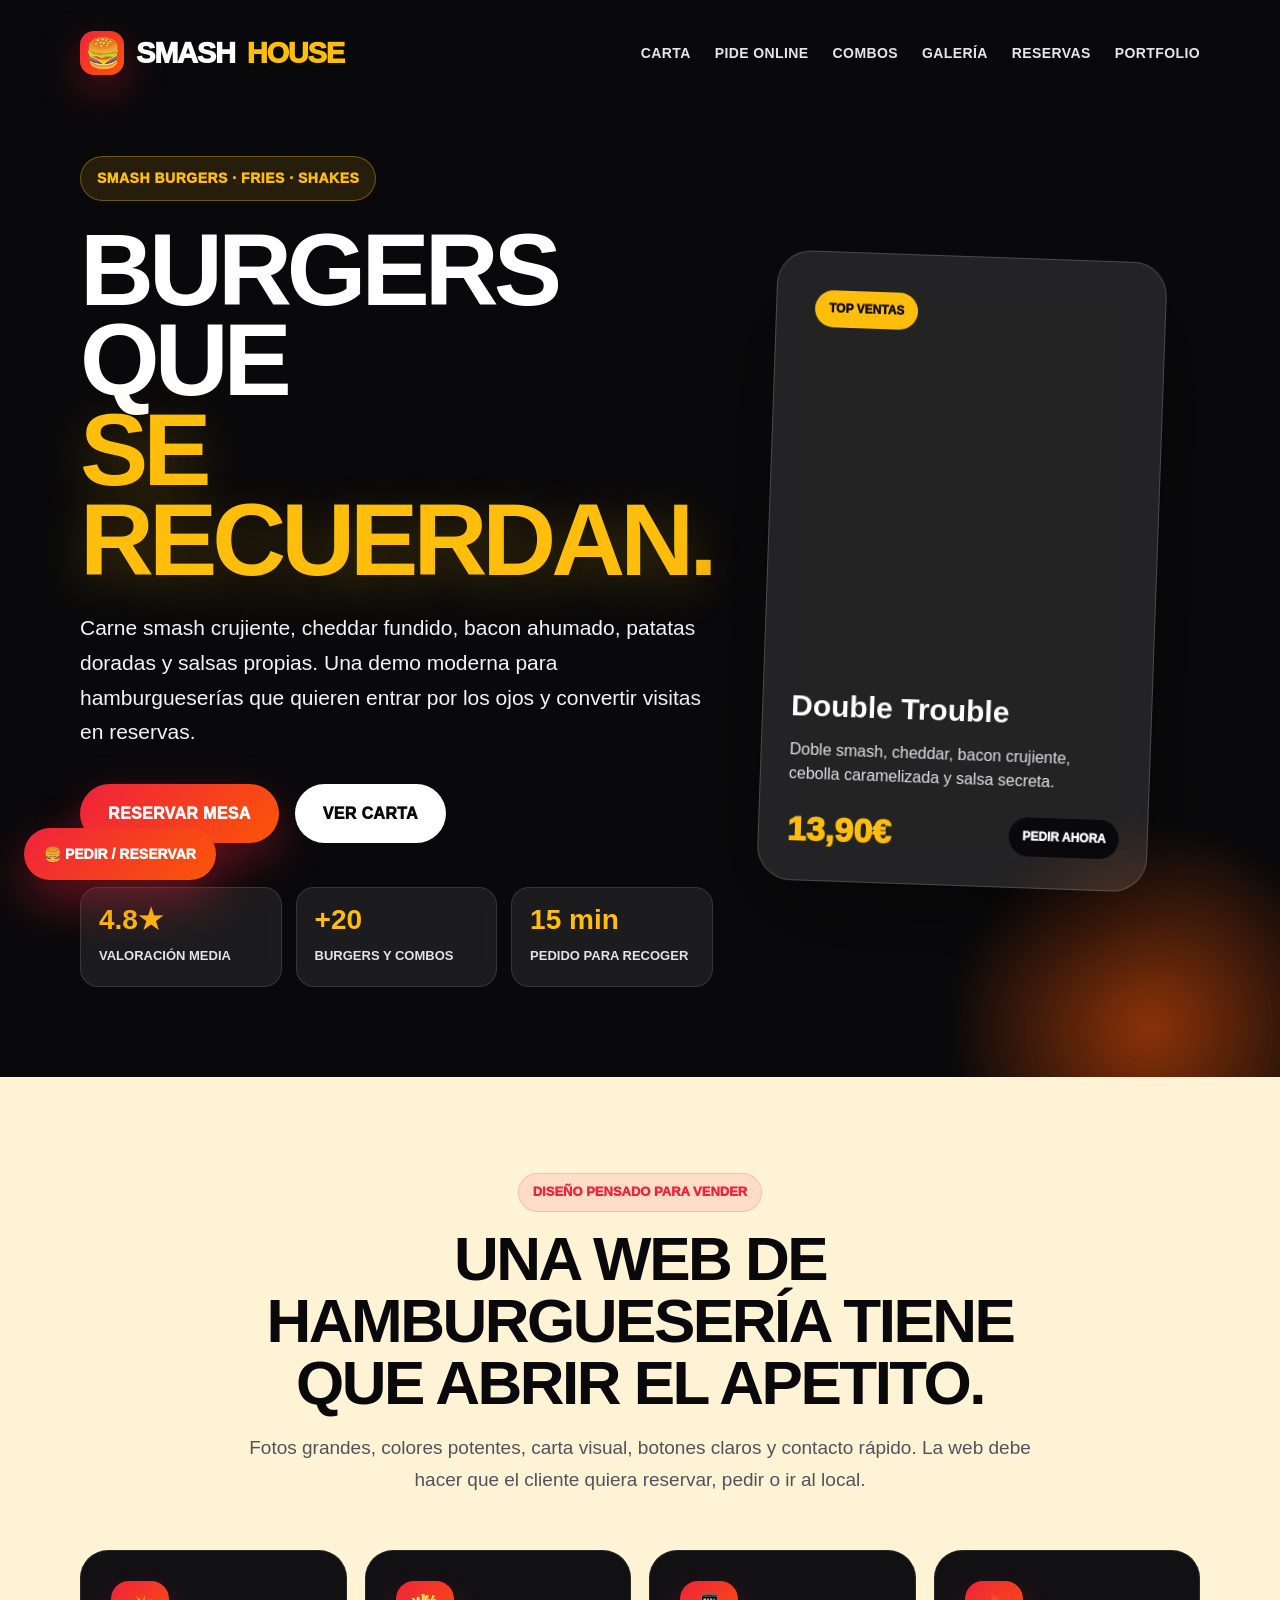
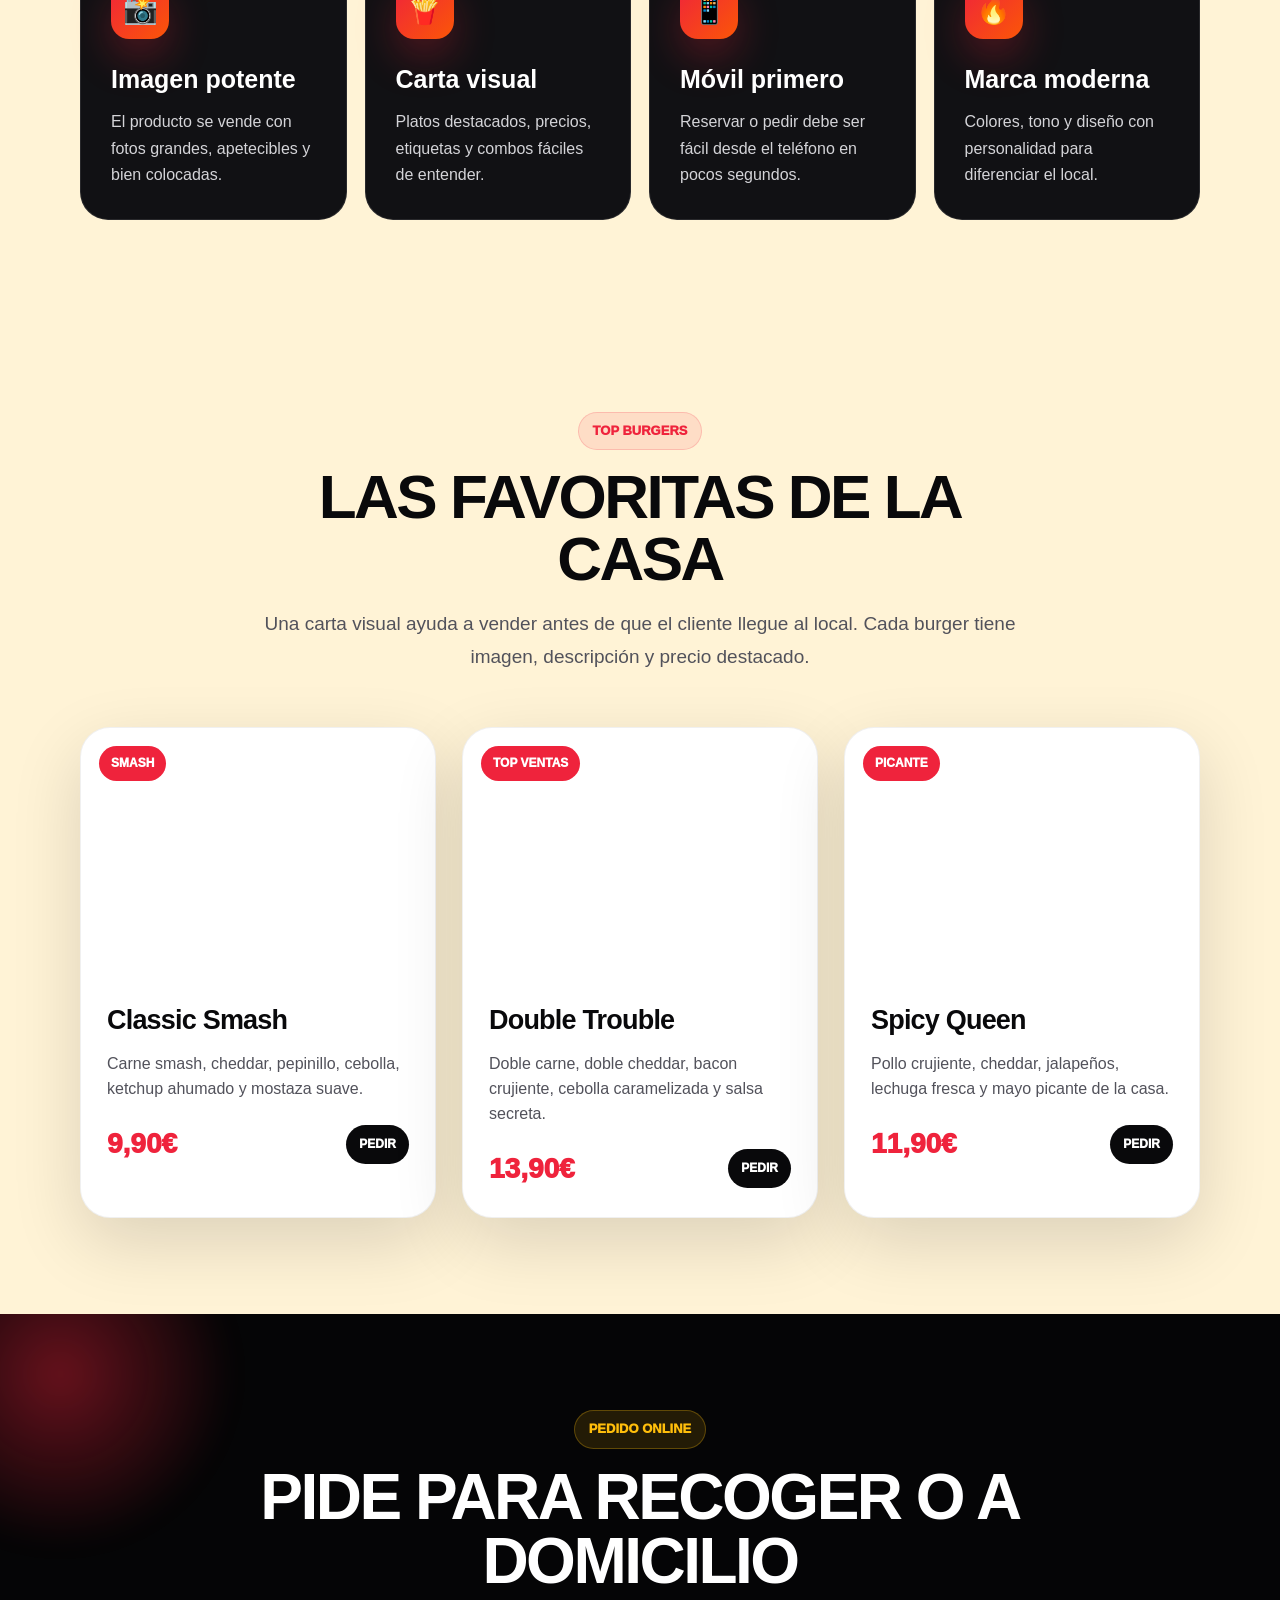
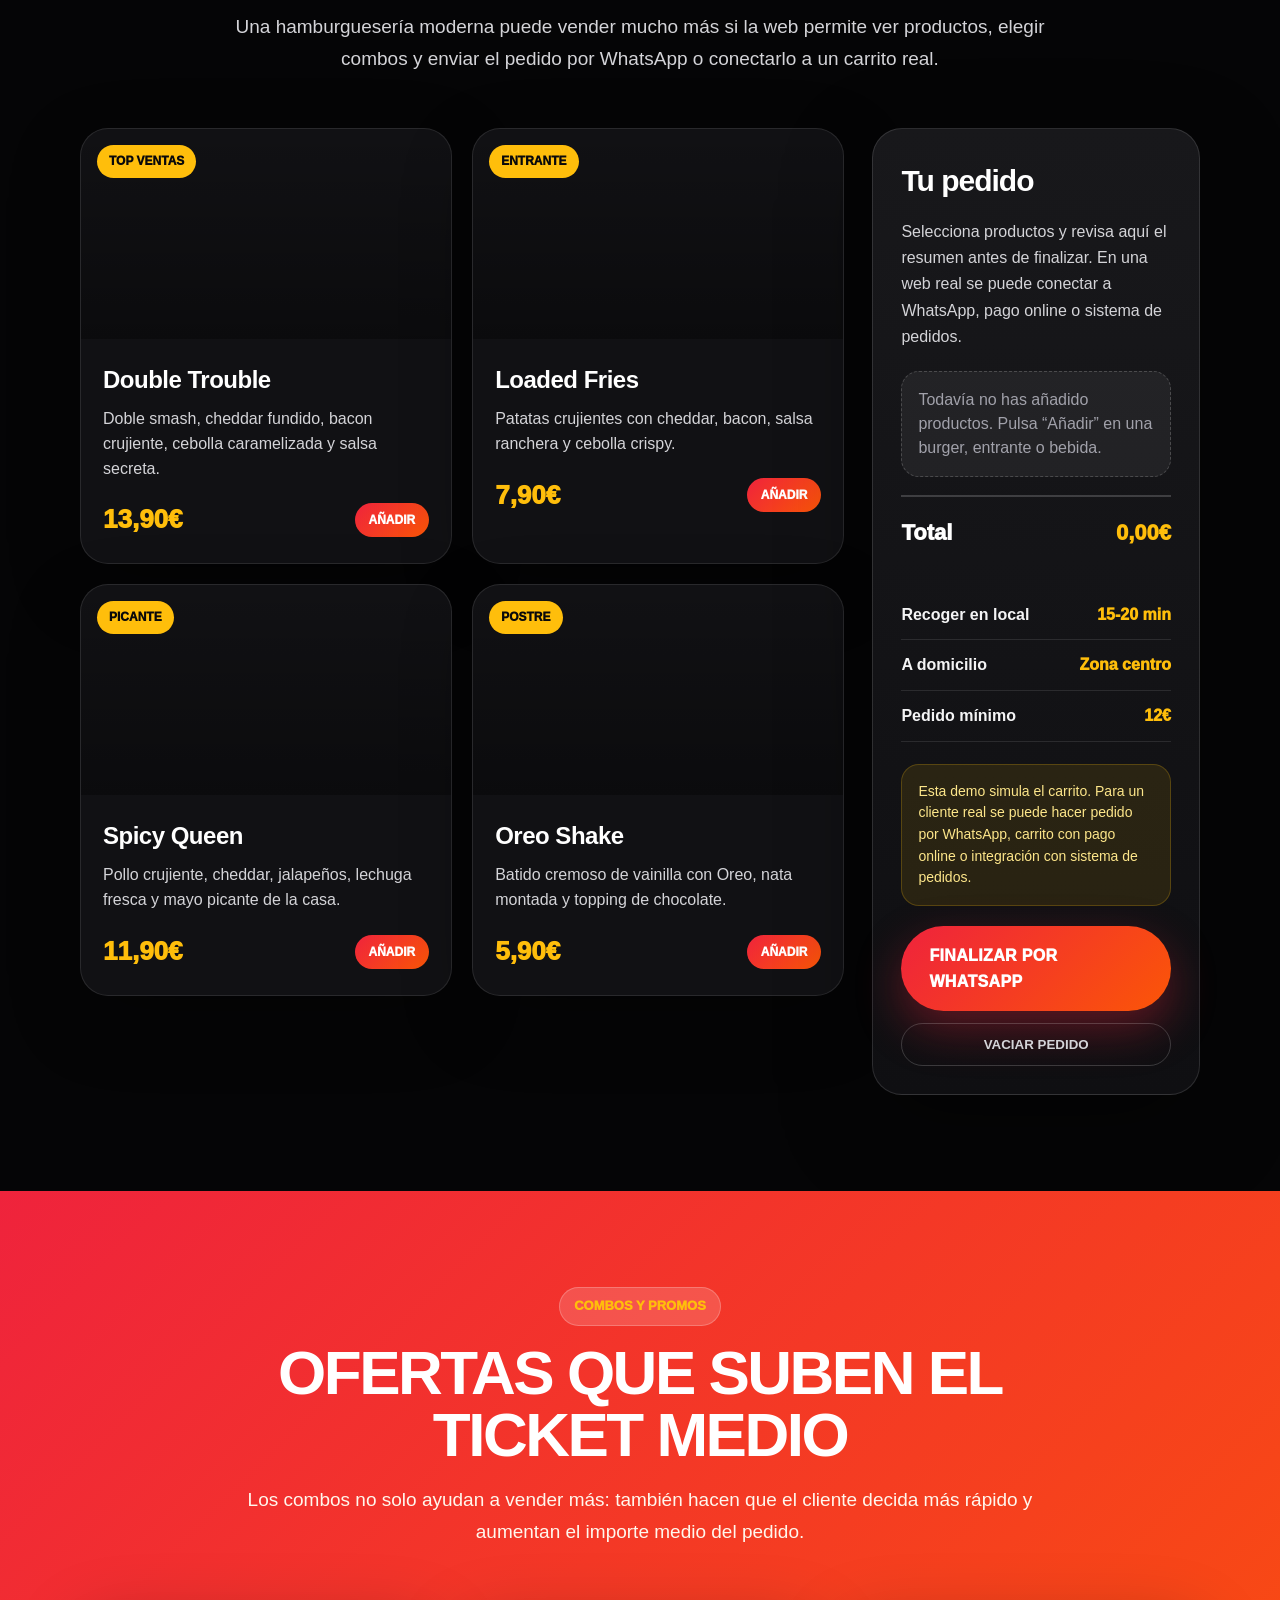
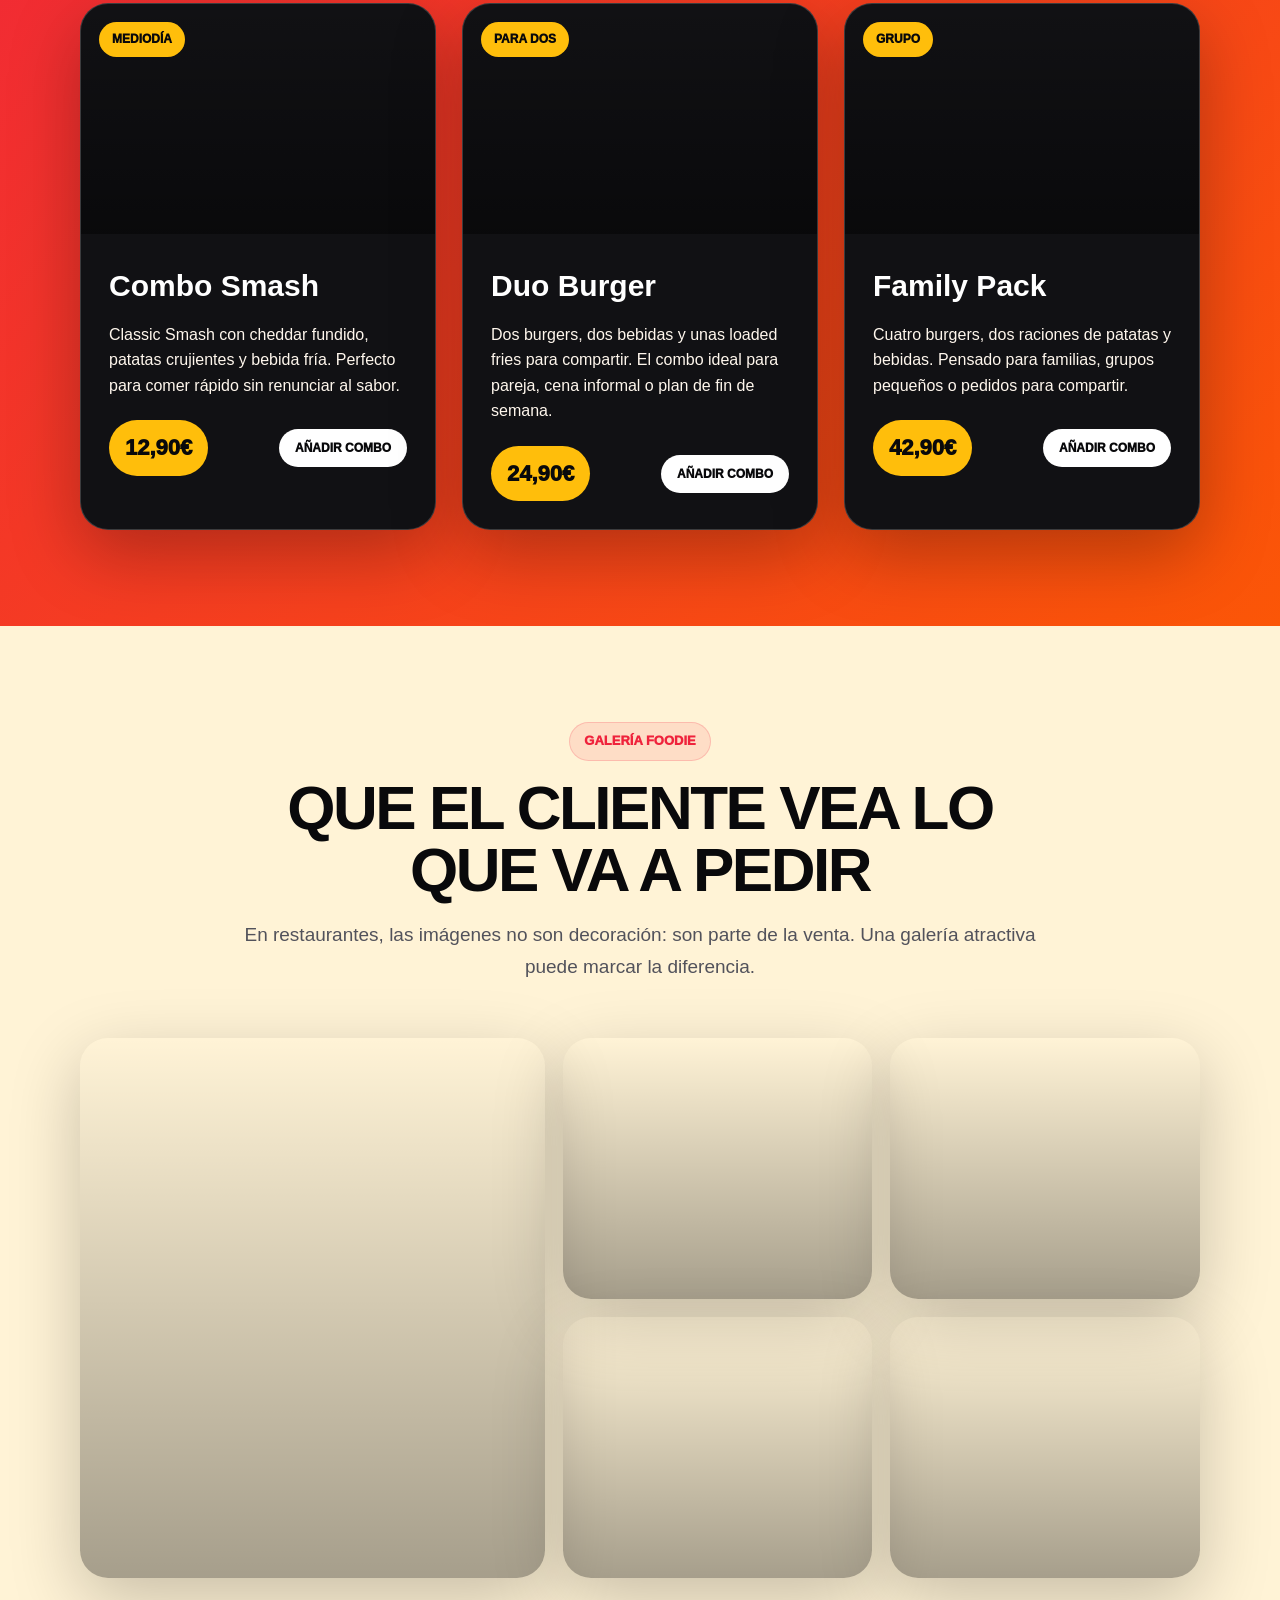
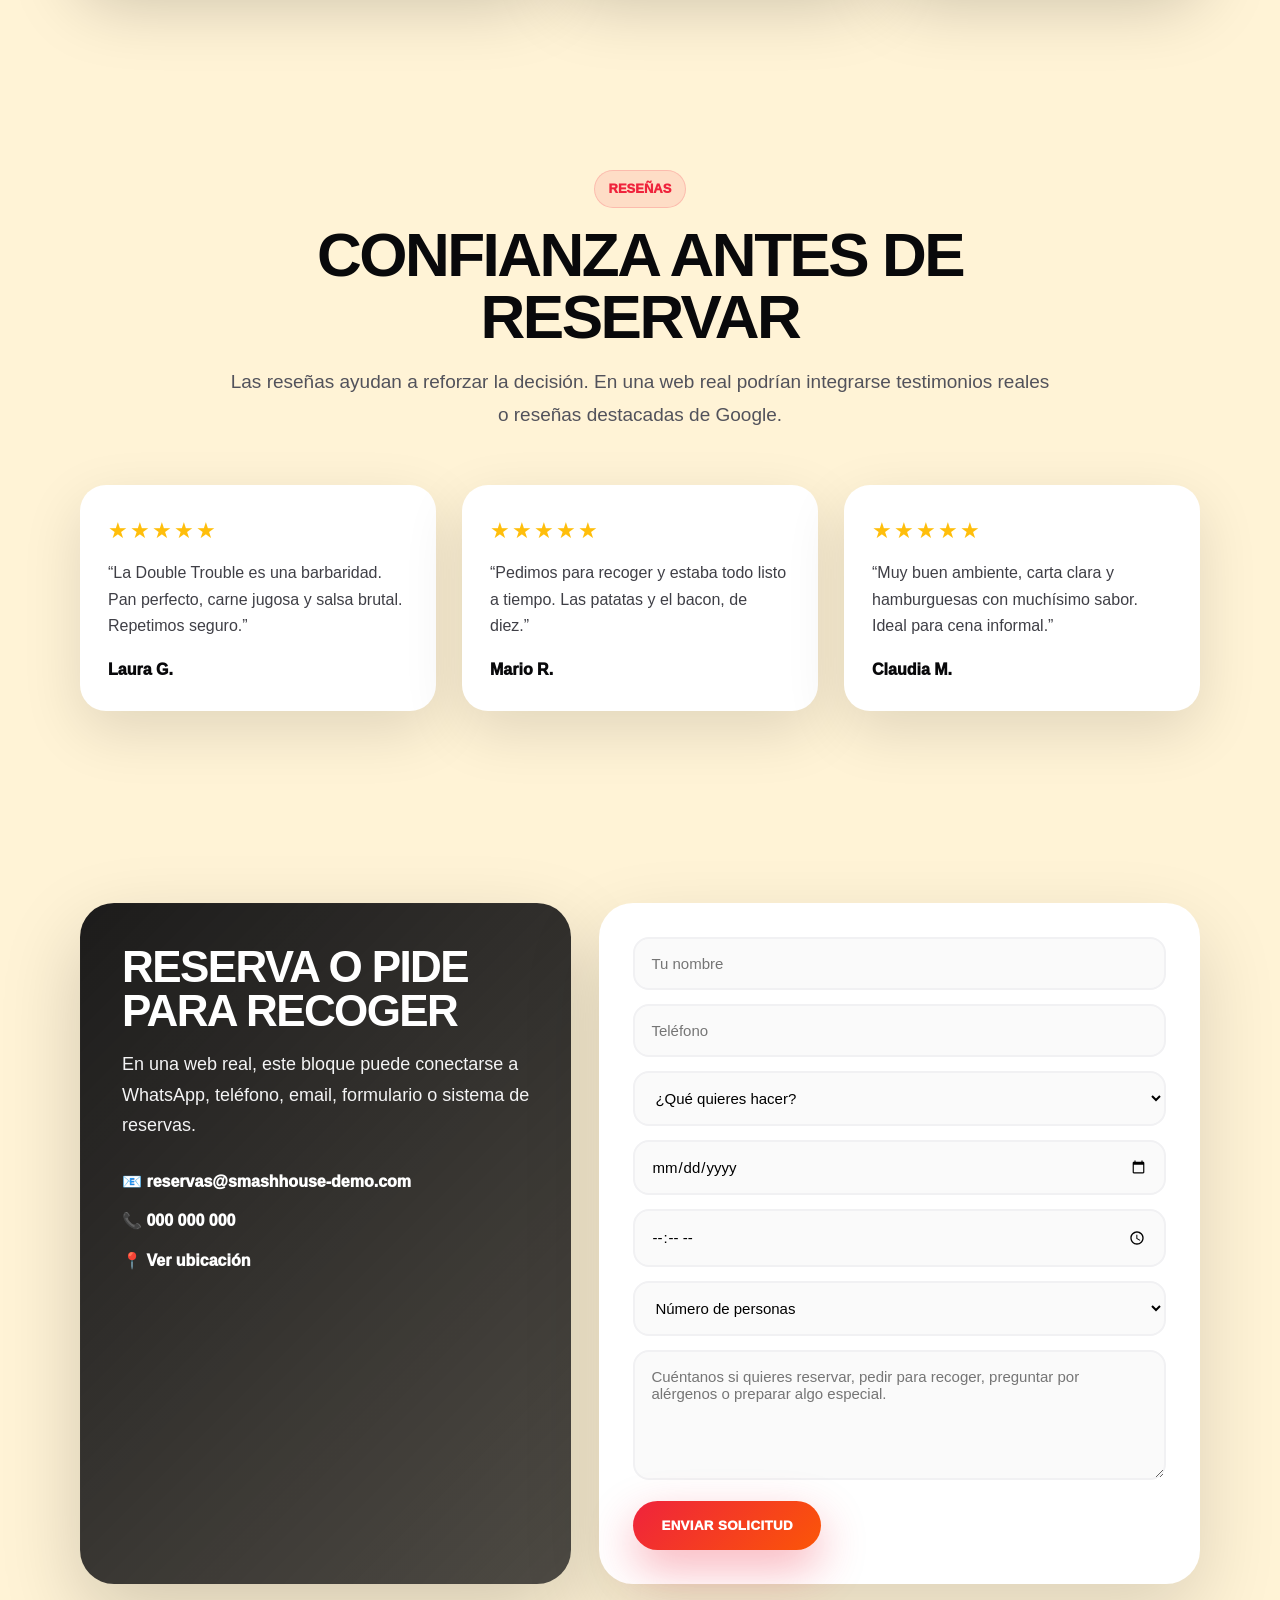
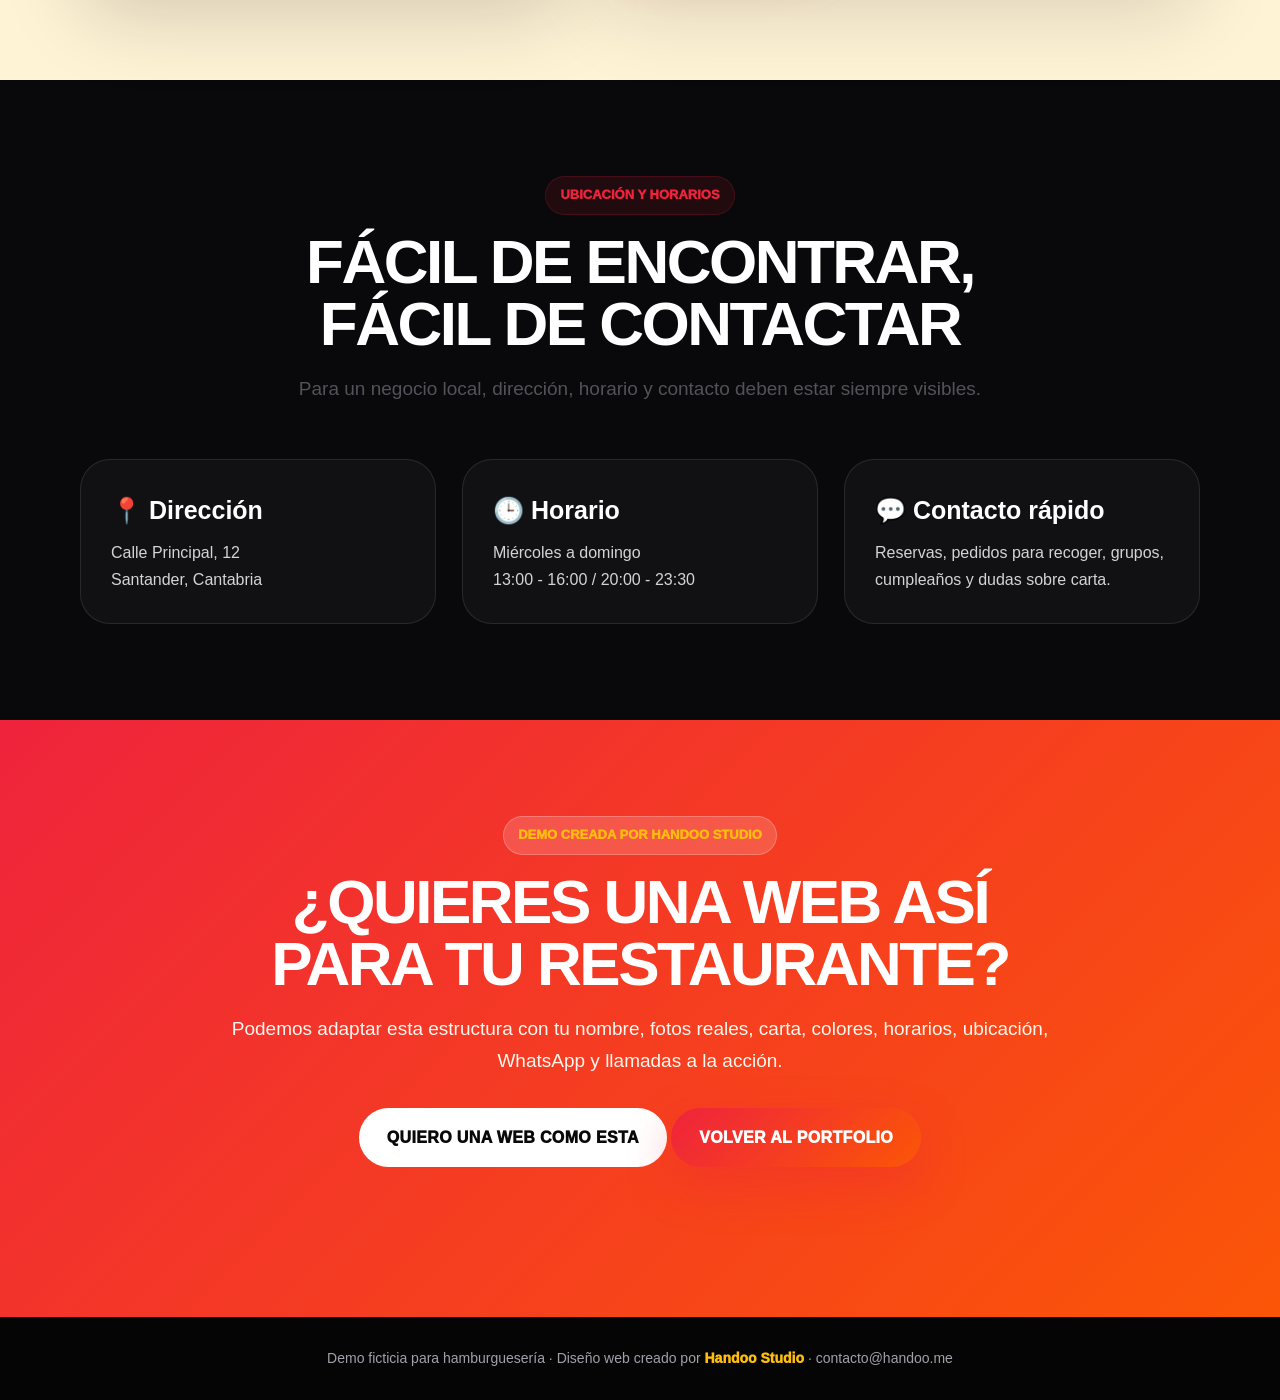
<file: demos/restaurante/index.html>
<!DOCTYPE html>
<html lang="es">
<head>
  <meta charset="UTF-8" />
  <meta name="viewport" content="width=device-width, initial-scale=1.0" />

  <title>Smash House | Demo Hamburguesería</title>
  <meta name="description" content="Demo premium de web para hamburguesería moderna creada por Handoo Studio. Carta visual, reservas, pedidos, combos, reseñas y contacto rápido." />

  <link rel="stylesheet" href="../../assets/css/style.css">

  <style>
    :root{
      --burger-red:#ef233c;
      --burger-yellow:#ffbe0b;
      --burger-orange:#fb5607;
      --burger-dark:#09090b;
      --burger-cream:#fff3d6;
      --burger-white:#ffffff;
      --burger-muted:#d4d4d8;
    }

    body.burger-demo{
      background:var(--burger-dark);
      color:white;
      font-family:Inter, Arial, Helvetica, sans-serif;
      overflow-x:hidden;
    }

    .burger-demo a{
      text-decoration:none;
    }

    .burger-hero{
      min-height:100vh;
      background:
        linear-gradient(90deg, rgba(9,9,11,.96) 0%, rgba(9,9,11,.82) 44%, rgba(9,9,11,.35) 100%),
        url("https://images.unsplash.com/photo-1568901346375-23c9450c58cd?auto=format&fit=crop&w=1800&q=80");
      background-size:cover;
      background-position:center;
      color:white;
      position:relative;
      overflow:hidden;
    }

    .burger-hero:after{
      content:"";
      position:absolute;
      inset:auto -80px -160px auto;
      width:420px;
      height:420px;
      border-radius:50%;
      background:radial-gradient(circle, rgba(251,86,7,.55), transparent 68%);
      filter:blur(10px);
      z-index:0;
    }

    .burger-hero .container{
      position:relative;
      z-index:2;
    }

    .burger-nav{
      display:flex;
      align-items:center;
      justify-content:space-between;
      padding:30px 0;
    }

    .burger-logo{
      display:flex;
      align-items:center;
      gap:12px;
      font-size:29px;
      font-weight:1000;
      letter-spacing:-1.2px;
      color:white;
      text-transform:uppercase;
    }

    .burger-logo-mark{
      width:44px;
      height:44px;
      border-radius:14px;
      background:linear-gradient(135deg,var(--burger-red),var(--burger-orange));
      display:flex;
      align-items:center;
      justify-content:center;
      box-shadow:0 15px 40px rgba(239,35,60,.35);
    }

    .burger-logo span{
      color:var(--burger-yellow);
    }

    .burger-menu{
      display:flex;
      align-items:center;
      gap:24px;
      font-size:14px;
      font-weight:900;
      text-transform:uppercase;
      letter-spacing:.4px;
    }

    .burger-menu a{
      color:white;
      opacity:.9;
    }

    .burger-menu a:hover{
      color:var(--burger-yellow);
      opacity:1;
    }

    .burger-hero-grid{
      min-height:calc(100vh - 110px);
      display:grid;
      grid-template-columns:1.1fr .9fr;
      gap:54px;
      align-items:center;
      padding:50px 0 90px;
    }

    .burger-kicker{
      display:inline-flex;
      align-items:center;
      gap:10px;
      background:rgba(255,190,11,.12);
      border:1px solid rgba(255,190,11,.35);
      color:var(--burger-yellow);
      padding:10px 16px;
      border-radius:999px;
      font-size:14px;
      font-weight:1000;
      text-transform:uppercase;
      letter-spacing:.5px;
      margin-bottom:24px;
    }

    .burger-hero h1{
      font-size:clamp(54px,8vw,112px);
      line-height:.88;
      letter-spacing:-5px;
      text-transform:uppercase;
      margin-bottom:26px;
      max-width:820px;
    }

    .burger-hero h1 strong{
      color:var(--burger-yellow);
      display:block;
      text-shadow:0 12px 50px rgba(255,190,11,.25);
    }

    .burger-hero p{
      color:#f4f4f5;
      font-size:21px;
      max-width:680px;
      line-height:1.65;
      margin-bottom:26px;
    }

    .burger-hero-actions{
      display:flex;
      flex-wrap:wrap;
      gap:16px;
      margin-top:34px;
    }

    .burger-btn{
      display:inline-flex;
      align-items:center;
      justify-content:center;
      gap:10px;
      padding:17px 28px;
      border-radius:999px;
      font-weight:1000;
      text-transform:uppercase;
      letter-spacing:.35px;
      border:0;
      cursor:pointer;
      transition:.2s ease;
    }

    .burger-btn-primary{
      background:linear-gradient(135deg,var(--burger-red),var(--burger-orange));
      color:white;
      box-shadow:0 18px 45px rgba(239,35,60,.35);
    }

    .burger-btn-primary:hover{
      transform:translateY(-3px);
      box-shadow:0 24px 60px rgba(239,35,60,.5);
    }

    .burger-btn-secondary{
      background:white;
      color:var(--burger-dark);
    }

    .burger-btn-secondary:hover{
      background:var(--burger-yellow);
      transform:translateY(-3px);
    }

    .burger-stats{
      display:grid;
      grid-template-columns:repeat(3,1fr);
      gap:14px;
      margin-top:44px;
      max-width:670px;
    }

    .burger-stat{
      background:rgba(255,255,255,.08);
      border:1px solid rgba(255,255,255,.12);
      border-radius:18px;
      padding:18px;
      backdrop-filter:blur(12px);
    }

    .burger-stat strong{
      display:block;
      color:var(--burger-yellow);
      font-size:28px;
      line-height:1;
      margin-bottom:8px;
    }

    .burger-stat span{
      color:#e4e4e7;
      font-size:13px;
      font-weight:800;
      text-transform:uppercase;
    }

    .burger-feature-card{
      background:rgba(255,255,255,.1);
      border:1px solid rgba(255,255,255,.18);
      border-radius:34px;
      padding:18px;
      backdrop-filter:blur(18px);
      box-shadow:0 35px 100px rgba(0,0,0,.45);
      transform:rotate(2deg);
    }

    .burger-feature-img{
      height:390px;
      border-radius:26px;
      background:url("https://images.unsplash.com/photo-1550547660-d9450f859349?auto=format&fit=crop&w=1000&q=80");
      background-size:cover;
      background-position:center;
      position:relative;
      overflow:hidden;
    }

    .burger-feature-img:after{
      content:"Top ventas";
      position:absolute;
      left:20px;
      top:20px;
      background:var(--burger-yellow);
      color:var(--burger-dark);
      padding:9px 14px;
      border-radius:999px;
      font-weight:1000;
      text-transform:uppercase;
      font-size:12px;
    }

    .burger-feature-content{
      padding:22px 10px 6px;
    }

    .burger-feature-content h3{
      font-size:30px;
      margin-bottom:8px;
    }

    .burger-feature-content p{
      color:#e4e4e7;
      margin:0 0 16px;
      font-size:16px;
      line-height:1.5;
    }

    .burger-feature-bottom{
      display:flex;
      align-items:center;
      justify-content:space-between;
      gap:16px;
    }

    .burger-price{
      color:var(--burger-yellow);
      font-size:34px;
      font-weight:1000;
    }

    .burger-section{
      padding:96px 0;
    }

    .burger-section-light{
      background:var(--burger-cream);
      color:var(--burger-dark);
    }

    .burger-section-red{
      background:linear-gradient(135deg,#ef233c,#fb5607);
      color:white;
    }

    .burger-title{
      max-width:820px;
      margin:0 auto 54px;
      text-align:center;
    }

    .burger-title span{
      display:inline-flex;
      background:rgba(239,35,60,.1);
      color:var(--burger-red);
      border:1px solid rgba(239,35,60,.18);
      padding:8px 14px;
      border-radius:999px;
      font-size:13px;
      font-weight:1000;
      text-transform:uppercase;
      margin-bottom:16px;
    }

    .burger-section-red .burger-title span{
      background:rgba(255,255,255,.16);
      color:var(--burger-yellow);
      border-color:rgba(255,255,255,.22);
    }

    .burger-title h2{
      font-size:clamp(36px,5vw,62px);
      line-height:1;
      letter-spacing:-2.5px;
      text-transform:uppercase;
      margin-bottom:18px;
    }

    .burger-title p{
      color:#52525b;
      font-size:19px;
      line-height:1.7;
    }

    .burger-section-red .burger-title p{
      color:#fff7ed;
    }

    .burger-grid-3{
      display:grid;
      grid-template-columns:repeat(3,1fr);
      gap:26px;
    }

    .burger-grid-4{
      display:grid;
      grid-template-columns:repeat(4,1fr);
      gap:18px;
    }

    .burger-product{
      background:white;
      color:var(--burger-dark);
      border-radius:30px;
      overflow:hidden;
      box-shadow:0 24px 70px rgba(9,9,11,.14);
      border:1px solid rgba(9,9,11,.06);
      transition:.22s ease;
    }

    .burger-product:hover{
      transform:translateY(-8px) rotate(-1deg);
      box-shadow:0 34px 90px rgba(9,9,11,.22);
    }

    .burger-product-img{
      height:245px;
      background-size:cover;
      background-position:center;
      position:relative;
    }

    .burger-tag{
      position:absolute;
      left:18px;
      top:18px;
      background:var(--burger-red);
      color:white;
      padding:8px 12px;
      border-radius:999px;
      font-size:12px;
      font-weight:1000;
      text-transform:uppercase;
    }

    .burger-product-body{
      padding:26px;
    }

    .burger-product h3{
      font-size:27px;
      letter-spacing:-.8px;
      margin-bottom:10px;
    }

    .burger-product p{
      color:#52525b;
      margin-bottom:20px;
      line-height:1.55;
    }

    .burger-product-footer{
      display:flex;
      align-items:center;
      justify-content:space-between;
      gap:14px;
    }

    .burger-product-price{
      color:var(--burger-red);
      font-size:28px;
      font-weight:1000;
    }

    .burger-mini-btn{
      background:var(--burger-dark);
      color:white;
      padding:10px 13px;
      border-radius:999px;
      font-size:12px;
      font-weight:1000;
      text-transform:uppercase;
    }

    .combo-card{
      background:rgba(255,255,255,.12);
      border:1px solid rgba(255,255,255,.22);
      border-radius:28px;
      padding:30px;
      backdrop-filter:blur(10px);
      box-shadow:0 20px 60px rgba(9,9,11,.18);
    }

    .combo-card h3{
      font-size:30px;
      margin-bottom:14px;
    }

    .combo-card p{
      color:#fff7ed;
      margin-bottom:20px;
      line-height:1.6;
    }

    .combo-card strong{
      display:inline-flex;
      background:var(--burger-yellow);
      color:var(--burger-dark);
      padding:10px 16px;
      border-radius:999px;
      font-size:20px;
      font-weight:1000;
    }

    .burger-reason{
      background:#111114;
      color:white;
      border:1px solid rgba(255,255,255,.1);
      border-radius:28px;
      padding:30px;
      min-height:230px;
    }

    .burger-reason-icon{
      width:58px;
      height:58px;
      border-radius:18px;
      background:linear-gradient(135deg,var(--burger-red),var(--burger-orange));
      display:flex;
      align-items:center;
      justify-content:center;
      font-size:28px;
      margin-bottom:20px;
      box-shadow:0 18px 40px rgba(239,35,60,.28);
    }

    .burger-reason h3{
      font-size:25px;
      margin-bottom:10px;
    }

    .burger-reason p{
      color:#d4d4d8;
      line-height:1.65;
    }

    .review-card{
      background:white;
      color:var(--burger-dark);
      border-radius:26px;
      padding:28px;
      box-shadow:0 20px 60px rgba(9,9,11,.12);
    }

    .review-stars{
      color:var(--burger-yellow);
      font-size:22px;
      margin-bottom:12px;
      letter-spacing:2px;
    }

    .review-card p{
      color:#3f3f46;
      line-height:1.65;
      margin-bottom:18px;
    }

    .review-card strong{
      font-weight:1000;
    }

    .burger-gallery{
      display:grid;
      grid-template-columns:1.2fr .8fr .8fr;
      gap:18px;
    }

    .gallery-photo{
      min-height:260px;
      border-radius:28px;
      background-size:cover;
      background-position:center;
      box-shadow:0 22px 70px rgba(0,0,0,.22);
      position:relative;
      overflow:hidden;
    }

    .gallery-photo.big{
      min-height:540px;
      grid-row:span 2;
    }

    .gallery-photo:after{
      content:"";
      position:absolute;
      inset:0;
      background:linear-gradient(180deg, transparent, rgba(0,0,0,.35));
    }

    .reservation-box{
      display:grid;
      grid-template-columns:.9fr 1.1fr;
      gap:28px;
      align-items:stretch;
    }

    .reservation-info{
      background:
        linear-gradient(135deg, rgba(9,9,11,.92), rgba(9,9,11,.72)),
        url("https://images.unsplash.com/photo-1551782450-a2132b4ba21d?auto=format&fit=crop&w=1000&q=80");
      background-size:cover;
      background-position:center;
      border-radius:34px;
      padding:42px;
      color:white;
      box-shadow:0 30px 80px rgba(9,9,11,.18);
    }

    .reservation-info h2{
      font-size:44px;
      line-height:1;
      letter-spacing:-1.6px;
      text-transform:uppercase;
      margin-bottom:16px;
    }

    .reservation-info p{
      color:#f4f4f5;
      font-size:18px;
      line-height:1.7;
      margin-bottom:28px;
    }

    .reservation-info a{
      display:block;
      color:white;
      font-weight:1000;
      margin:14px 0;
    }

    .burger-form{
      background:white;
      color:var(--burger-dark);
      border-radius:34px;
      padding:34px;
      box-shadow:0 30px 80px rgba(9,9,11,.14);
    }

    .burger-form input,
    .burger-form select,
    .burger-form textarea{
      border:2px solid #f1f1f3;
      background:#fafafa;
      border-radius:16px;
      padding:16px;
      font-size:15px;
      margin-bottom:14px;
    }

    .burger-form input:focus,
    .burger-form select:focus,
    .burger-form textarea:focus{
      outline:none;
      border-color:var(--burger-orange);
      background:white;
    }

    .burger-location{
      background:#111114;
      color:white;
      border-radius:30px;
      padding:30px;
      border:1px solid rgba(255,255,255,.1);
    }

    .burger-location h3{
      font-size:25px;
      margin-bottom:10px;
    }

    .burger-location p{
      color:#d4d4d8;
      line-height:1.65;
    }

    .studio-credit{
      background:#050506;
      color:#a1a1aa;
      padding:30px 0;
      text-align:center;
      font-size:14px;
    }

    .studio-credit a{
      color:var(--burger-yellow);
      font-weight:1000;
    }

    .floating-order{
      position:fixed;
      right:20px;
      bottom:20px;
      z-index:99;
      background:linear-gradient(135deg,var(--burger-red),var(--burger-orange));
      color:white;
      padding:15px 20px;
      border-radius:999px;
      font-weight:1000;
      box-shadow:0 20px 50px rgba(239,35,60,.42);
      text-transform:uppercase;
      font-size:14px;
    }

    @media(max-width:960px){
      .burger-nav{
        flex-direction:column;
        align-items:flex-start;
        gap:18px;
      }

      .burger-menu{
        width:100%;
        overflow-x:auto;
        gap:10px;
        padding-bottom:6px;
      }

      .burger-menu a{
        white-space:nowrap;
        background:rgba(255,255,255,.1);
        border:1px solid rgba(255,255,255,.14);
        padding:9px 13px;
        border-radius:999px;
      }

      .burger-hero-grid,
      .burger-grid-3,
      .burger-grid-4,
      .reservation-box,
      .burger-gallery{
        grid-template-columns:1fr;
      }

      .burger-hero h1{
        font-size:58px;
        letter-spacing:-3px;
      }

      .burger-feature-card{
        transform:none;
      }

      .burger-feature-img{
        height:300px;
      }

      .burger-stats{
        grid-template-columns:1fr;
      }

      .gallery-photo.big{
        min-height:300px;
      }

      .gallery-photo{
        min-height:240px;
      }

      .floating-order{
        right:14px;
        bottom:14px;
        padding:13px 16px;
      }
    }
        .order-zone{
      background:#050506;
      color:white;
      position:relative;
      overflow:hidden;
    }

    .order-zone:before{
      content:"";
      position:absolute;
      inset:-120px auto auto -120px;
      width:360px;
      height:360px;
      border-radius:50%;
      background:radial-gradient(circle, rgba(239,35,60,.42), transparent 68%);
      filter:blur(12px);
    }

    .order-zone .container{
      position:relative;
      z-index:2;
    }

    .order-title{
      max-width:820px;
      margin:0 auto 52px;
      text-align:center;
    }

    .order-title span{
      display:inline-flex;
      background:rgba(255,190,11,.12);
      color:var(--burger-yellow);
      border:1px solid rgba(255,190,11,.28);
      padding:8px 14px;
      border-radius:999px;
      font-size:13px;
      font-weight:1000;
      text-transform:uppercase;
      margin-bottom:16px;
    }

    .order-title h2{
      font-size:clamp(36px,5vw,64px);
      line-height:1;
      letter-spacing:-2.5px;
      text-transform:uppercase;
      margin-bottom:18px;
    }

    .order-title p{
      color:#d4d4d8;
      font-size:19px;
      line-height:1.7;
    }

    .order-layout{
      display:grid;
      grid-template-columns:1.4fr .6fr;
      gap:28px;
      align-items:start;
    }

    .order-products{
      display:grid;
      grid-template-columns:repeat(2,1fr);
      gap:20px;
    }

    .order-card{
      background:#111114;
      border:1px solid rgba(255,255,255,.1);
      border-radius:28px;
      overflow:hidden;
      box-shadow:0 24px 70px rgba(0,0,0,.28);
      transition:.22s ease;
    }

    .order-card:hover{
      transform:translateY(-6px);
      border-color:rgba(255,190,11,.45);
    }

    .order-card-img{
      height:210px;
      background-size:cover;
      background-position:center;
      position:relative;
    }

    .order-card-img:after{
      content:"";
      position:absolute;
      inset:0;
      background:linear-gradient(180deg, transparent, rgba(0,0,0,.35));
    }

    .order-label{
      position:absolute;
      left:16px;
      top:16px;
      z-index:2;
      background:var(--burger-yellow);
      color:var(--burger-dark);
      padding:7px 12px;
      border-radius:999px;
      font-size:12px;
      font-weight:1000;
      text-transform:uppercase;
    }

    .order-card-body{
      padding:22px;
    }

    .order-card-body h3{
      font-size:24px;
      margin-bottom:8px;
      letter-spacing:-.5px;
    }

    .order-card-body p{
      color:#d4d4d8;
      line-height:1.55;
      margin-bottom:18px;
    }

    .order-card-bottom{
      display:flex;
      align-items:center;
      justify-content:space-between;
      gap:12px;
    }

    .order-price{
      color:var(--burger-yellow);
      font-size:26px;
      font-weight:1000;
    }

    .order-add{
      background:linear-gradient(135deg,var(--burger-red),var(--burger-orange));
      color:white;
      padding:10px 14px;
      border-radius:999px;
      font-size:12px;
      font-weight:1000;
      text-transform:uppercase;
    }

    .order-summary{
      background:linear-gradient(180deg,#18181b,#0f0f12);
      border:1px solid rgba(255,255,255,.12);
      border-radius:30px;
      padding:28px;
      position:sticky;
      top:24px;
      box-shadow:0 30px 90px rgba(0,0,0,.35);
    }

    .order-summary h3{
      font-size:30px;
      letter-spacing:-1px;
      margin-bottom:14px;
    }

    .order-summary p{
      color:#d4d4d8;
      line-height:1.65;
      margin-bottom:20px;
    }

    .order-summary-list{
      list-style:none;
      margin:22px 0;
      padding:0;
    }

    .order-summary-list li{
      display:flex;
      justify-content:space-between;
      gap:14px;
      padding:12px 0;
      border-bottom:1px solid rgba(255,255,255,.1);
      color:#f4f4f5;
      font-weight:800;
    }

    .order-summary-list span:last-child{
      color:var(--burger-yellow);
      font-weight:1000;
    }

    .order-note{
      background:rgba(255,190,11,.1);
      border:1px solid rgba(255,190,11,.22);
      color:#fde68a;
      border-radius:18px;
      padding:16px;
      font-size:14px;
      line-height:1.55;
      margin-bottom:20px;
    }

    @media(max-width:960px){
      .order-layout,
      .order-products{
        grid-template-columns:1fr;
      }

      .order-summary{
        position:static;
      }
    }
        .order-add{
      border:0;
      cursor:pointer;
      font-family:inherit;
    }

    .cart-items{
      list-style:none;
      padding:0;
      margin:18px 0;
    }

    .cart-items li{
      display:flex;
      justify-content:space-between;
      gap:14px;
      padding:12px 0;
      border-bottom:1px solid rgba(255,255,255,.1);
      color:#f4f4f5;
      font-weight:800;
    }

    .cart-items small{
      display:block;
      color:#a1a1aa;
      font-weight:700;
      margin-top:4px;
    }

    .cart-empty{
      color:#a1a1aa;
      background:rgba(255,255,255,.06);
      border:1px dashed rgba(255,255,255,.18);
      border-radius:18px;
      padding:16px;
      margin:18px 0;
      line-height:1.5;
    }

    .cart-total{
      display:flex;
      align-items:center;
      justify-content:space-between;
      padding:18px 0;
      margin-top:8px;
      border-top:2px solid rgba(255,255,255,.18);
      font-size:22px;
      font-weight:1000;
    }

    .cart-total span:last-child{
      color:var(--burger-yellow);
    }

    .cart-actions{
      display:flex;
      flex-direction:column;
      gap:12px;
      margin-top:18px;
    }

    .cart-clear{
      background:transparent;
      color:#d4d4d8;
      border:1px solid rgba(255,255,255,.18);
      border-radius:999px;
      padding:13px 16px;
      cursor:pointer;
      font-weight:900;
      text-transform:uppercase;
      font-family:inherit;
    }

    .cart-clear:hover{
      background:rgba(255,255,255,.08);
      color:white;
    }
        .combo-visual{
      padding:0;
      overflow:hidden;
      background:#111114;
      border:1px solid rgba(255,255,255,.18);
      box-shadow:0 24px 70px rgba(0,0,0,.28);
    }

    .combo-img{
      height:230px;
      background-size:cover;
      background-position:center;
      position:relative;
    }

    .combo-img:after{
      content:"";
      position:absolute;
      inset:0;
      background:linear-gradient(180deg, transparent, rgba(0,0,0,.45));
    }

    .combo-badge{
      position:absolute;
      left:18px;
      top:18px;
      z-index:2;
      background:var(--burger-yellow);
      color:var(--burger-dark);
      padding:8px 13px;
      border-radius:999px;
      font-size:12px;
      font-weight:1000;
      text-transform:uppercase;
    }

    .combo-body{
      padding:28px;
    }

    .combo-body h3{
      font-size:30px;
      margin-bottom:12px;
    }

    .combo-body p{
      color:#fff7ed;
      margin-bottom:22px;
      line-height:1.6;
    }

    .combo-footer{
      display:flex;
      align-items:center;
      justify-content:space-between;
      gap:14px;
    }

    .combo-price{
      display:inline-flex;
      background:var(--burger-yellow);
      color:var(--burger-dark);
      padding:10px 16px;
      border-radius:999px;
      font-size:22px;
      font-weight:1000;
    }

    .combo-add{
      background:white;
      color:var(--burger-dark);
      border:0;
      padding:12px 16px;
      border-radius:999px;
      font-size:12px;
      font-weight:1000;
      text-transform:uppercase;
      cursor:pointer;
      font-family:inherit;
    }

    .combo-add:hover{
      background:var(--burger-yellow);
    }
        @media(min-width:961px){
      .floating-order{
        left:24px;
        right:auto;
      }
    }
  </style>
</head>

<body class="burger-demo">

<header class="burger-hero">
  <div class="container">

    <nav class="burger-nav">
      <a href="#" class="burger-logo">
        <span class="burger-logo-mark">🍔</span>
        Smash<span>House</span>
      </a>

      <div class="burger-menu">
        <a href="#carta">Carta</a>
<a href="#pedido">Pide online</a>
<a href="#combos">Combos</a>
<a href="#galeria">Galería</a>
<a href="#reservas">Reservas</a>
<a href="../../portfolio.html">Portfolio</a>
      </div>
    </nav>

    <div class="burger-hero-grid">

      <div>
        <div class="burger-kicker">Smash burgers · Fries · Shakes</div>

        <h1>
          Burgers que
          <strong>se recuerdan.</strong>
        </h1>

        <p>
          Carne smash crujiente, cheddar fundido, bacon ahumado, patatas doradas y salsas propias. Una demo moderna para hamburgueserías que quieren entrar por los ojos y convertir visitas en reservas.
        </p>

        <div class="burger-hero-actions">
          <a href="#reservas" class="burger-btn burger-btn-primary">Reservar mesa</a>
          <a href="#carta" class="burger-btn burger-btn-secondary">Ver carta</a>
        </div>

        <div class="burger-stats">
          <div class="burger-stat">
            <strong>4.8★</strong>
            <span>Valoración media</span>
          </div>
          <div class="burger-stat">
            <strong>+20</strong>
            <span>Burgers y combos</span>
          </div>
          <div class="burger-stat">
            <strong>15 min</strong>
            <span>Pedido para recoger</span>
          </div>
        </div>
      </div>

      <div class="burger-feature-card">
        <div class="burger-feature-img"></div>
        <div class="burger-feature-content">
          <h3>Double Trouble</h3>
          <p>Doble smash, cheddar, bacon crujiente, cebolla caramelizada y salsa secreta.</p>
          <div class="burger-feature-bottom">
            <span class="burger-price">13,90€</span>
            <a href="#reservas" class="burger-mini-btn">Pedir ahora</a>
          </div>
        </div>
      </div>

    </div>

  </div>
</header>

<main>

  <section class="burger-section burger-section-light">
    <div class="container">

      <div class="burger-title">
        <span>Diseño pensado para vender</span>
        <h2>Una web de hamburguesería tiene que abrir el apetito.</h2>
        <p>
          Fotos grandes, colores potentes, carta visual, botones claros y contacto rápido. La web debe hacer que el cliente quiera reservar, pedir o ir al local.
        </p>
      </div>

      <div class="burger-grid-4">
        <div class="burger-reason">
          <div class="burger-reason-icon">📸</div>
          <h3>Imagen potente</h3>
          <p>El producto se vende con fotos grandes, apetecibles y bien colocadas.</p>
        </div>

        <div class="burger-reason">
          <div class="burger-reason-icon">🍟</div>
          <h3>Carta visual</h3>
          <p>Platos destacados, precios, etiquetas y combos fáciles de entender.</p>
        </div>

        <div class="burger-reason">
          <div class="burger-reason-icon">📱</div>
          <h3>Móvil primero</h3>
          <p>Reservar o pedir debe ser fácil desde el teléfono en pocos segundos.</p>
        </div>

        <div class="burger-reason">
          <div class="burger-reason-icon">🔥</div>
          <h3>Marca moderna</h3>
          <p>Colores, tono y diseño con personalidad para diferenciar el local.</p>
        </div>
      </div>

    </div>
  </section>

  <section id="carta" class="burger-section burger-section-light">
    <div class="container">

      <div class="burger-title">
        <span>Top burgers</span>
        <h2>Las favoritas de la casa</h2>
        <p>
          Una carta visual ayuda a vender antes de que el cliente llegue al local. Cada burger tiene imagen, descripción y precio destacado.
        </p>
      </div>

      <div class="burger-grid-3">

        <article class="burger-product">
          <div class="burger-product-img" style="background-image:url('https://images.unsplash.com/photo-1594212699903-ec8a3eca50f5?auto=format&fit=crop&w=900&q=80');">
            <span class="burger-tag">Smash</span>
          </div>
          <div class="burger-product-body">
            <h3>Classic Smash</h3>
            <p>Carne smash, cheddar, pepinillo, cebolla, ketchup ahumado y mostaza suave.</p>
            <div class="burger-product-footer">
              <span class="burger-product-price">9,90€</span>
              <a href="#reservas" class="burger-mini-btn">Pedir</a>
            </div>
          </div>
        </article>

        <article class="burger-product">
          <div class="burger-product-img" style="background-image:url('https://images.unsplash.com/photo-1550547660-d9450f859349?auto=format&fit=crop&w=900&q=80');">
            <span class="burger-tag">Top ventas</span>
          </div>
          <div class="burger-product-body">
            <h3>Double Trouble</h3>
            <p>Doble carne, doble cheddar, bacon crujiente, cebolla caramelizada y salsa secreta.</p>
            <div class="burger-product-footer">
              <span class="burger-product-price">13,90€</span>
              <a href="#reservas" class="burger-mini-btn">Pedir</a>
            </div>
          </div>
        </article>

        <article class="burger-product">
          <div class="burger-product-img" style="background-image:url('https://images.unsplash.com/photo-1571091718767-18b5b1457add?auto=format&fit=crop&w=900&q=80');">
            <span class="burger-tag">Picante</span>
          </div>
          <div class="burger-product-body">
            <h3>Spicy Queen</h3>
            <p>Pollo crujiente, cheddar, jalapeños, lechuga fresca y mayo picante de la casa.</p>
            <div class="burger-product-footer">
              <span class="burger-product-price">11,90€</span>
              <a href="#reservas" class="burger-mini-btn">Pedir</a>
            </div>
          </div>
        </article>

      </div>

    </div>
  </section>
    <section id="pedido" class="burger-section order-zone">
    <div class="container">

      <div class="order-title">
        <span>Pedido online</span>
        <h2>Pide para recoger o a domicilio</h2>
        <p>
          Una hamburguesería moderna puede vender mucho más si la web permite ver productos, elegir combos y enviar el pedido por WhatsApp o conectarlo a un carrito real.
        </p>
      </div>

      <div class="order-layout">

        <div class="order-products">

          <article class="order-card">
            <div class="order-card-img" style="background-image:url('https://images.unsplash.com/photo-1550547660-d9450f859349?auto=format&fit=crop&w=900&q=80');">
              <span class="order-label">Top ventas</span>
            </div>
            <div class="order-card-body">
              <h3>Double Trouble</h3>
              <p>Doble smash, cheddar fundido, bacon crujiente, cebolla caramelizada y salsa secreta.</p>
              <div class="order-card-bottom">
                <span class="order-price">13,90€</span>
                <button type="button" class="order-add" data-name="Double Trouble" data-price="13.90">Añadir</button>
              </div>
            </div>
          </article>

          <article class="order-card">
            <div class="order-card-img" style="background-image:url('https://images.unsplash.com/photo-1541592106381-b31e9677c0e5?auto=format&fit=crop&w=900&q=80');">
              <span class="order-label">Entrante</span>
            </div>
            <div class="order-card-body">
              <h3>Loaded Fries</h3>
              <p>Patatas crujientes con cheddar, bacon, salsa ranchera y cebolla crispy.</p>
              <div class="order-card-bottom">
                <span class="order-price">7,90€</span>
                <button type="button" class="order-add" data-name="Loaded Fries" data-price="7.90">Añadir</button>
              </div>
            </div>
          </article>

          <article class="order-card">
            <div class="order-card-img" style="background-image:url('https://images.unsplash.com/photo-1571091718767-18b5b1457add?auto=format&fit=crop&w=900&q=80');">
              <span class="order-label">Picante</span>
            </div>
            <div class="order-card-body">
              <h3>Spicy Queen</h3>
              <p>Pollo crujiente, cheddar, jalapeños, lechuga fresca y mayo picante de la casa.</p>
              <div class="order-card-bottom">
                <span class="order-price">11,90€</span>
                <button type="button" class="order-add" data-name="Spicy Queen" data-price="11.90">Añadir</button>
              </div>
            </div>
          </article>

          <article class="order-card">
            <div class="order-card-img" style="background-image:url('https://images.unsplash.com/photo-1551024601-bec78aea704b?auto=format&fit=crop&w=900&q=80');">
              <span class="order-label">Postre</span>
            </div>
            <div class="order-card-body">
              <h3>Oreo Shake</h3>
              <p>Batido cremoso de vainilla con Oreo, nata montada y topping de chocolate.</p>
              <div class="order-card-bottom">
                <span class="order-price">5,90€</span>
                <button type="button" class="order-add" data-name="Oreo Shake" data-price="5.90">Añadir</button>
              </div>
            </div>
          </article>

        </div>

        <aside class="order-summary">
          <h3>Tu pedido</h3>
          <p>
            Selecciona productos y revisa aquí el resumen antes de finalizar. En una web real se puede conectar a WhatsApp, pago online o sistema de pedidos.
          </p>

          <div id="cartEmpty" class="cart-empty">
            Todavía no has añadido productos. Pulsa “Añadir” en una burger, entrante o bebida.
          </div>

          <ul id="cartItems" class="cart-items"></ul>

          <div class="cart-total">
            <span>Total</span>
            <span id="cartTotal">0,00€</span>
          </div>

          <ul class="order-summary-list">
            <li>
              <span>Recoger en local</span>
              <span>15-20 min</span>
            </li>
            <li>
              <span>A domicilio</span>
              <span>Zona centro</span>
            </li>
            <li>
              <span>Pedido mínimo</span>
              <span>12€</span>
            </li>
          </ul>

          <div class="order-note">
            Esta demo simula el carrito. Para un cliente real se puede hacer pedido por WhatsApp, carrito con pago online o integración con sistema de pedidos.
          </div>

          <div class="cart-actions">
            <a id="finishOrder" href="#reservas" class="burger-btn burger-btn-primary">Finalizar por WhatsApp</a>
            <button id="clearCart" type="button" class="cart-clear">Vaciar pedido</button>
          </div>
        </aside>

      </div>

    </div>
  </section>
    <section id="combos" class="burger-section burger-section-red">
    <div class="container">

      <div class="burger-title">
        <span>Combos y promos</span>
        <h2>Ofertas que suben el ticket medio</h2>
        <p>
          Los combos no solo ayudan a vender más: también hacen que el cliente decida más rápido y aumentan el importe medio del pedido.
        </p>
      </div>

      <div class="burger-grid-3">

        <div class="combo-card combo-visual">
          <div class="combo-img" style="background-image:url('https://images.unsplash.com/photo-1594212699903-ec8a3eca50f5?auto=format&fit=crop&w=900&q=80');">
            <span class="combo-badge">Mediodía</span>
          </div>

          <div class="combo-body">
            <h3>Combo Smash</h3>
            <p>
              Classic Smash con cheddar fundido, patatas crujientes y bebida fría. Perfecto para comer rápido sin renunciar al sabor.
            </p>

            <div class="combo-footer">
              <span class="combo-price">12,90€</span>
              <button type="button" class="combo-add order-add" data-name="Combo Smash" data-price="12.90">
                Añadir combo
              </button>
            </div>
          </div>
        </div>

        <div class="combo-card combo-visual">
          <div class="combo-img" style="background-image:url('https://images.unsplash.com/photo-1551782450-a2132b4ba21d?auto=format&fit=crop&w=900&q=80');">
            <span class="combo-badge">Para dos</span>
          </div>

          <div class="combo-body">
            <h3>Duo Burger</h3>
            <p>
              Dos burgers, dos bebidas y unas loaded fries para compartir. El combo ideal para pareja, cena informal o plan de fin de semana.
            </p>

            <div class="combo-footer">
              <span class="combo-price">24,90€</span>
              <button type="button" class="combo-add order-add" data-name="Duo Burger" data-price="24.90">
                Añadir combo
              </button>
            </div>
          </div>
        </div>

        <div class="combo-card combo-visual">
          <div class="combo-img" style="background-image:url('https://images.unsplash.com/photo-1572802419224-296b0aeee0d9?auto=format&fit=crop&w=900&q=80');">
            <span class="combo-badge">Grupo</span>
          </div>

          <div class="combo-body">
            <h3>Family Pack</h3>
            <p>
              Cuatro burgers, dos raciones de patatas y bebidas. Pensado para familias, grupos pequeños o pedidos para compartir.
            </p>

            <div class="combo-footer">
              <span class="combo-price">42,90€</span>
              <button type="button" class="combo-add order-add" data-name="Family Pack" data-price="42.90">
                Añadir combo
              </button>
            </div>
          </div>
        </div>

      </div>

    </div>
  </section>
  </section>

  <section id="galeria" class="burger-section burger-section-light">
    <div class="container">

      <div class="burger-title">
        <span>Galería foodie</span>
        <h2>Que el cliente vea lo que va a pedir</h2>
        <p>
          En restaurantes, las imágenes no son decoración: son parte de la venta. Una galería atractiva puede marcar la diferencia.
        </p>
      </div>

      <div class="burger-gallery">
        <div class="gallery-photo big" style="background-image:url('https://images.unsplash.com/photo-1551782450-a2132b4ba21d?auto=format&fit=crop&w=1200&q=80');"></div>
        <div class="gallery-photo" style="background-image:url('https://images.unsplash.com/photo-1541592106381-b31e9677c0e5?auto=format&fit=crop&w=900&q=80');"></div>
        <div class="gallery-photo" style="background-image:url('https://images.unsplash.com/photo-1565299624946-b28f40a0ae38?auto=format&fit=crop&w=900&q=80');"></div>
        <div class="gallery-photo" style="background-image:url('https://images.unsplash.com/photo-1606755962773-d324e0a13086?auto=format&fit=crop&w=900&q=80');"></div>
        <div class="gallery-photo" style="background-image:url('https://images.unsplash.com/photo-1572802419224-296b0aeee0d9?auto=format&fit=crop&w=900&q=80');"></div>
      </div>

    </div>
  </section>

  <section class="burger-section burger-section-light">
    <div class="container">

      <div class="burger-title">
        <span>Reseñas</span>
        <h2>Confianza antes de reservar</h2>
        <p>
          Las reseñas ayudan a reforzar la decisión. En una web real podrían integrarse testimonios reales o reseñas destacadas de Google.
        </p>
      </div>

      <div class="burger-grid-3">

        <div class="review-card">
          <div class="review-stars">★★★★★</div>
          <p>“La Double Trouble es una barbaridad. Pan perfecto, carne jugosa y salsa brutal. Repetimos seguro.”</p>
          <strong>Laura G.</strong>
        </div>

        <div class="review-card">
          <div class="review-stars">★★★★★</div>
          <p>“Pedimos para recoger y estaba todo listo a tiempo. Las patatas y el bacon, de diez.”</p>
          <strong>Mario R.</strong>
        </div>

        <div class="review-card">
          <div class="review-stars">★★★★★</div>
          <p>“Muy buen ambiente, carta clara y hamburguesas con muchísimo sabor. Ideal para cena informal.”</p>
          <strong>Claudia M.</strong>
        </div>

      </div>

    </div>
  </section>

  <section id="reservas" class="burger-section burger-section-light">
    <div class="container">

      <div class="reservation-box">

        <div class="reservation-info">
          <h2>Reserva o pide para recoger</h2>
          <p>
            En una web real, este bloque puede conectarse a WhatsApp, teléfono, email, formulario o sistema de reservas.
          </p>

          <a href="mailto:contacto@handoo.me">📧 reservas@smashhouse-demo.com</a>
          <a href="tel:+34000000000">📞 000 000 000</a>
          <a href="#ubicacion">📍 Ver ubicación</a>
        </div>

        <form class="burger-form" action="mailto:contacto@handoo.me" method="post" enctype="text/plain">
          <input type="text" name="Nombre" placeholder="Tu nombre" required>
          <input type="text" name="Telefono" placeholder="Teléfono" required>

          <select name="Tipo de solicitud" required>
            <option value="">¿Qué quieres hacer?</option>
            <option>Reservar mesa</option>
            <option>Pedir para recoger</option>
            <option>Consultar alérgenos</option>
            <option>Grupo o cumpleaños</option>
          </select>

          <input type="date" name="Fecha">
          <input type="time" name="Hora">

          <select name="Personas">
            <option value="">Número de personas</option>
            <option>1 persona</option>
            <option>2 personas</option>
            <option>3 personas</option>
            <option>4 personas</option>
            <option>5 o más personas</option>
          </select>

          <textarea name="Mensaje" placeholder="Cuéntanos si quieres reservar, pedir para recoger, preguntar por alérgenos o preparar algo especial."></textarea>

          <button class="burger-btn burger-btn-primary" type="submit">Enviar solicitud</button>
        </form>

      </div>

    </div>
  </section>

  <section id="ubicacion" class="burger-section">
    <div class="container">

      <div class="burger-title">
        <span>Ubicación y horarios</span>
        <h2>Fácil de encontrar, fácil de contactar</h2>
        <p>
          Para un negocio local, dirección, horario y contacto deben estar siempre visibles.
        </p>
      </div>

      <div class="burger-grid-3">

        <div class="burger-location">
          <h3>📍 Dirección</h3>
          <p>
            Calle Principal, 12<br>
            Santander, Cantabria
          </p>
        </div>

        <div class="burger-location">
          <h3>🕒 Horario</h3>
          <p>
            Miércoles a domingo<br>
            13:00 - 16:00 / 20:00 - 23:30
          </p>
        </div>

        <div class="burger-location">
          <h3>💬 Contacto rápido</h3>
          <p>
            Reservas, pedidos para recoger, grupos, cumpleaños y dudas sobre carta.
          </p>
        </div>

      </div>

    </div>
  </section>

  <section class="burger-section burger-section-red">
    <div class="container">

      <div class="burger-title">
        <span>Demo creada por Handoo Studio</span>
        <h2>¿Quieres una web así para tu restaurante?</h2>
        <p>
          Podemos adaptar esta estructura con tu nombre, fotos reales, carta, colores, horarios, ubicación, WhatsApp y llamadas a la acción.
        </p>

        <div style="margin-top:30px;">
          <a href="../../contacto.html" class="burger-btn burger-btn-secondary">Quiero una web como esta</a>
          <a href="../../portfolio.html" class="burger-btn burger-btn-primary">Volver al portfolio</a>
        </div>
      </div>

    </div>
  </section>

</main>

<footer class="studio-credit">
  <div class="container">
    Demo ficticia para hamburguesería · Diseño web creado por <a href="../../index.html">Handoo Studio</a> · contacto@handoo.me
  </div>
</footer>

<a class="floating-order" href="#reservas">🍔 Pedir / reservar</a>

<script>
  const cart = [];

  const cartItems = document.getElementById("cartItems");
  const cartTotal = document.getElementById("cartTotal");
  const cartEmpty = document.getElementById("cartEmpty");
  const finishOrder = document.getElementById("finishOrder");
  const clearCart = document.getElementById("clearCart");

  function formatPrice(value){
    return value.toFixed(2).replace(".", ",") + "€";
  }

  function renderCart(){
    cartItems.innerHTML = "";

    if(cart.length === 0){
      cartEmpty.style.display = "block";
    }else{
      cartEmpty.style.display = "none";
    }

    let total = 0;

    cart.forEach((item) => {
      total += item.price * item.qty;

      const li = document.createElement("li");
      li.innerHTML = `
        <span>
          ${item.name}
          <small>Cantidad: ${item.qty}</small>
        </span>
        <span>${formatPrice(item.price * item.qty)}</span>
      `;

      cartItems.appendChild(li);
    });

    cartTotal.textContent = formatPrice(total);

    if(cart.length > 0){
      const orderText = cart
        .map(item => `${item.qty} x ${item.name} (${formatPrice(item.price * item.qty)})`)
        .join(" - ");

      const message = encodeURIComponent(
        `Hola, quiero hacer este pedido demo: ${orderText}. Total aproximado: ${formatPrice(total)}.`
      );

      finishOrder.href = `mailto:contacto@handoo.me?subject=Pedido%20demo%20Smash%20House&body=${message}`;
    }else{
      finishOrder.href = "#pedido";
    }
  }

  document.querySelectorAll(".order-add").forEach((button) => {
    button.addEventListener("click", () => {
      const name = button.dataset.name;
      const price = Number(button.dataset.price);

      const existingItem = cart.find(item => item.name === name);

      if(existingItem){
        existingItem.qty += 1;
      }else{
        cart.push({
          name,
          price,
          qty: 1
        });
      }

      button.textContent = "Añadido";
      setTimeout(() => {
        button.textContent = "Añadir";
      }, 900);

      renderCart();
    });
  });

  clearCart.addEventListener("click", () => {
    cart.length = 0;
    renderCart();
  });

  renderCart();
</script>

<script src="../../assets/js/main.js"></script>
</body>
</html>
</body>
</html>
</file>
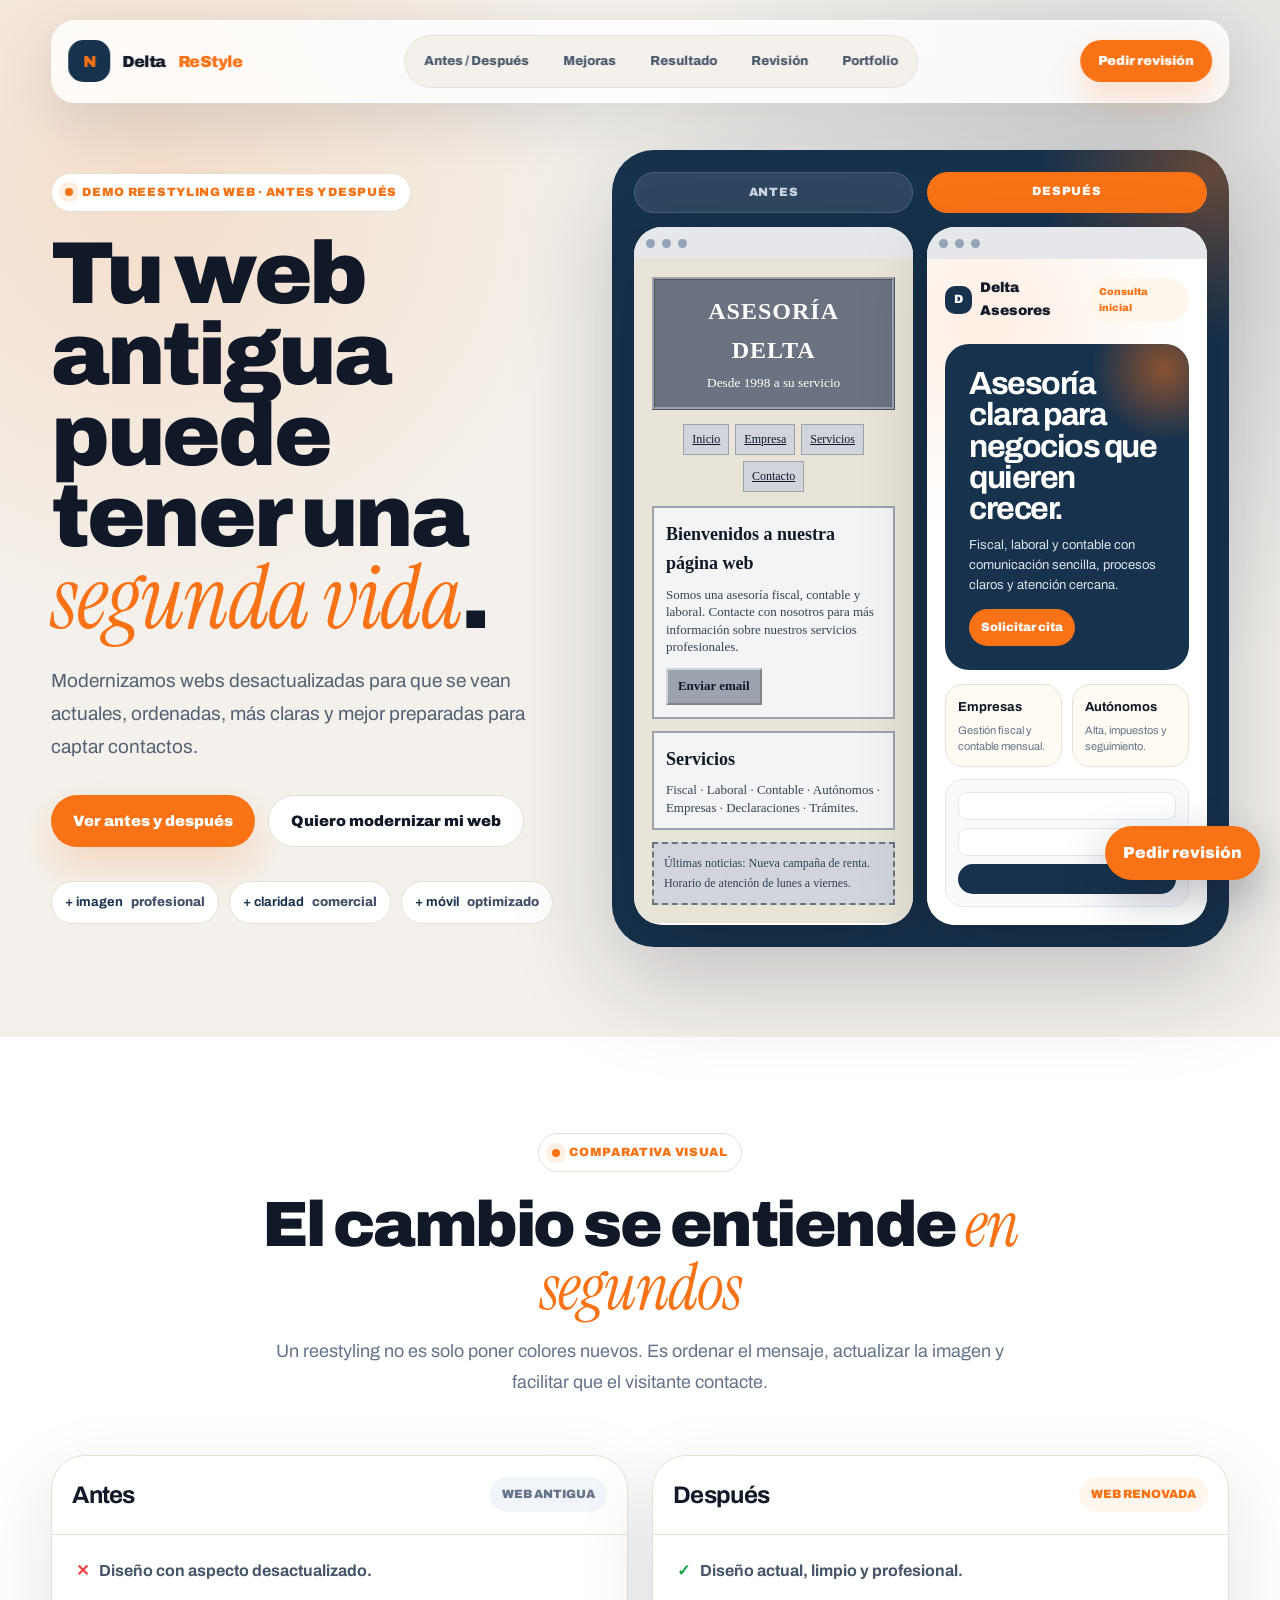
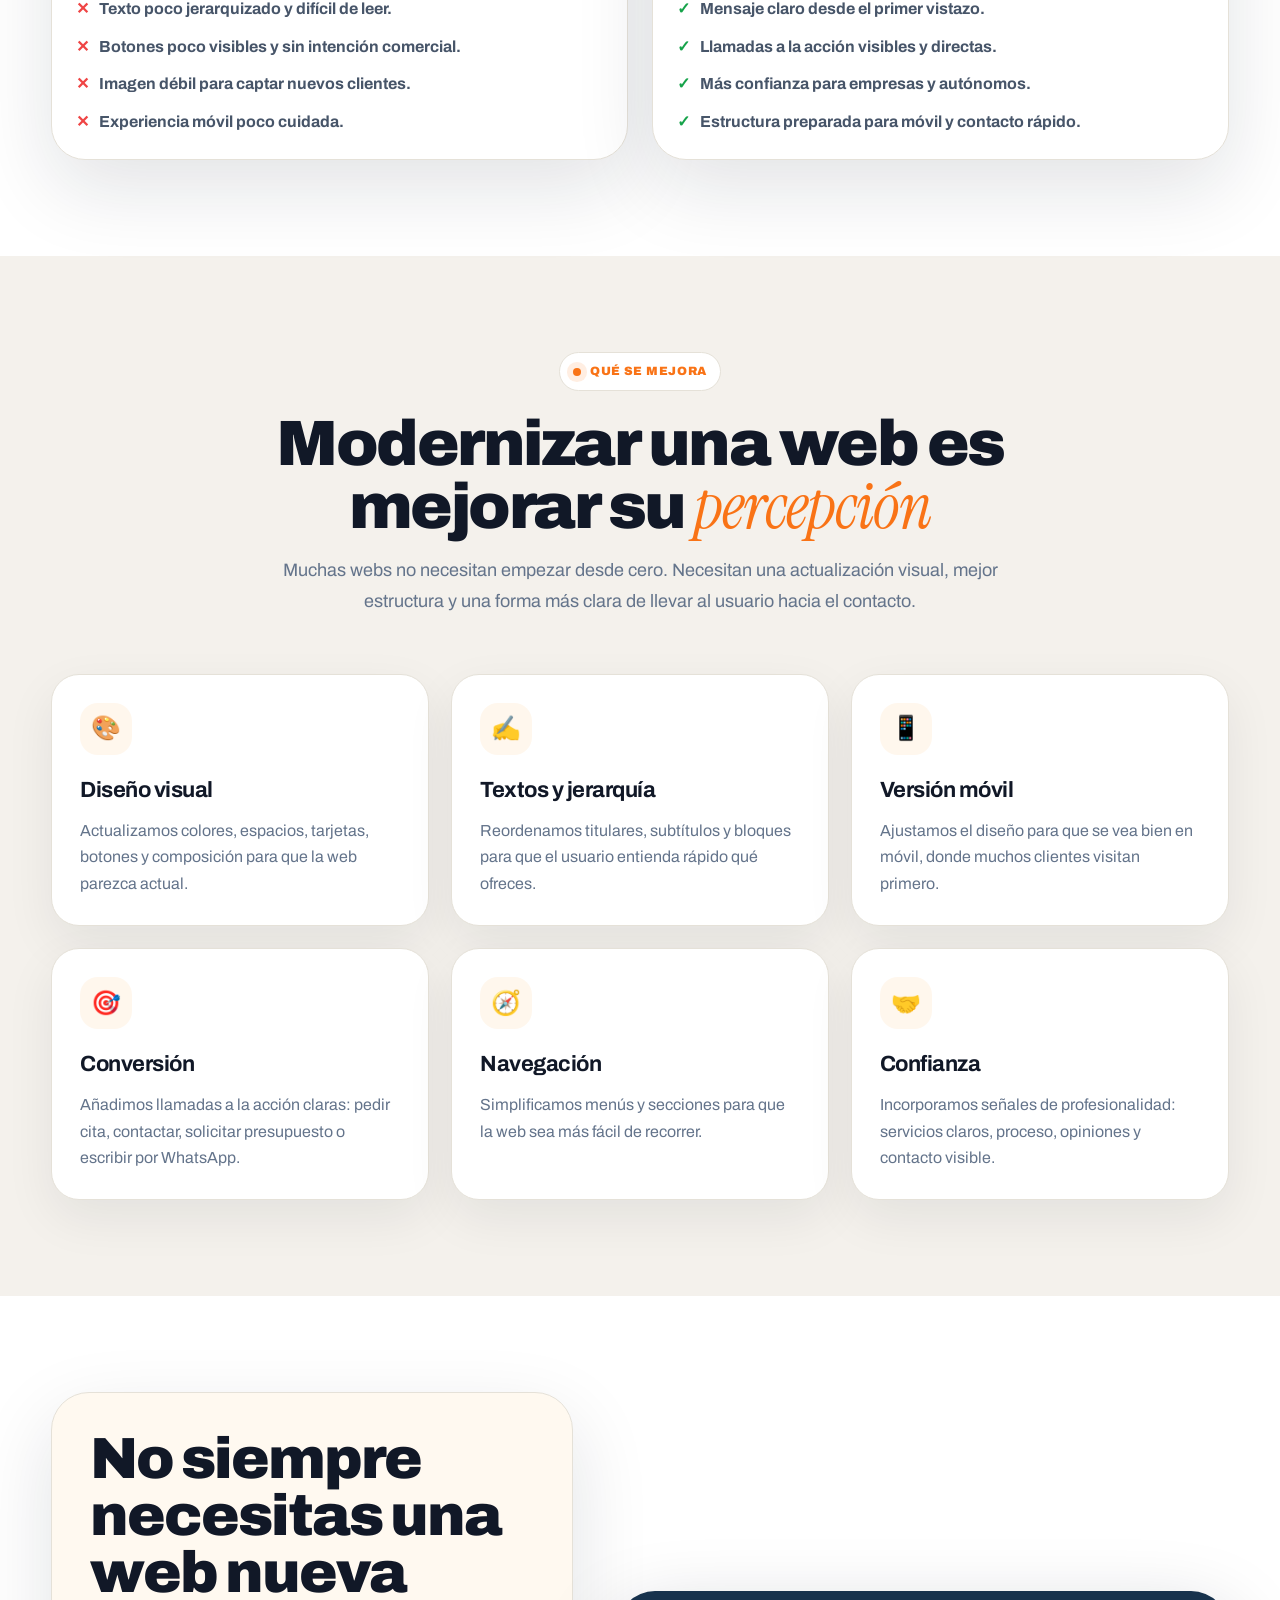
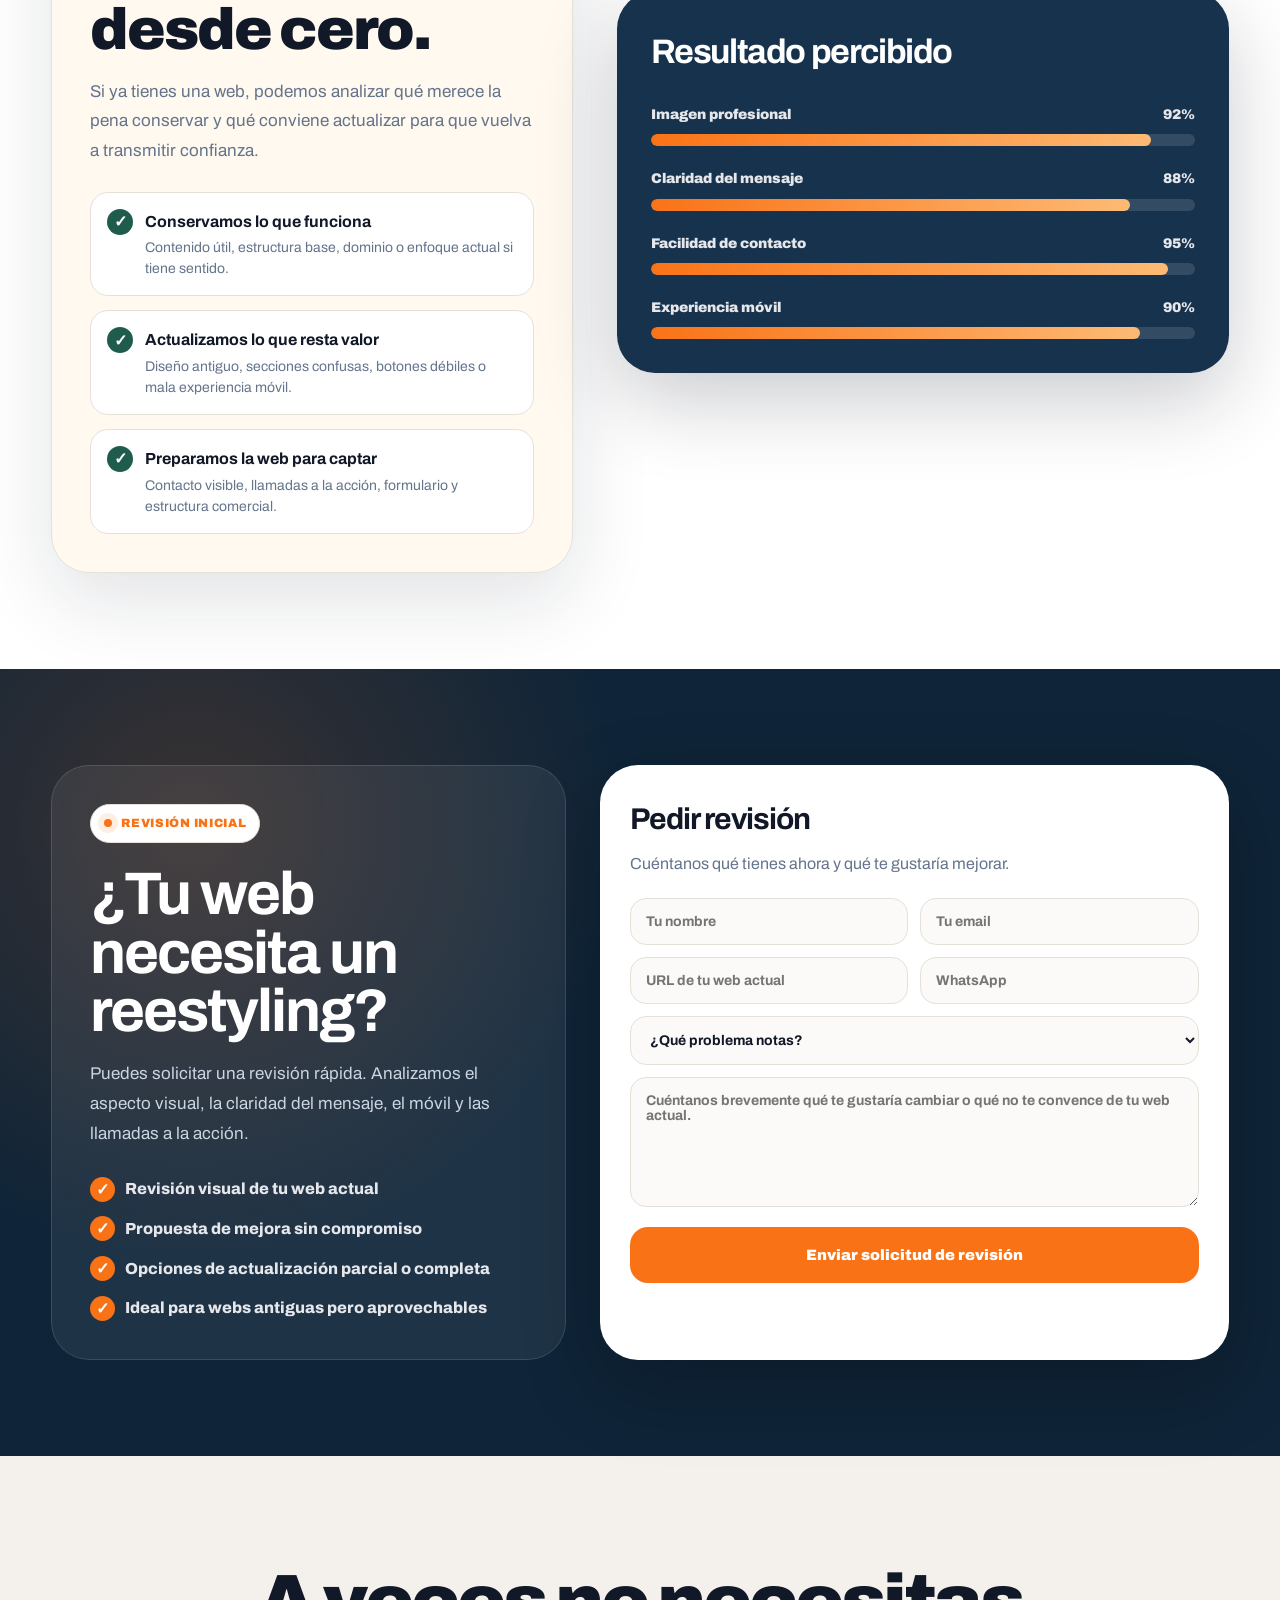
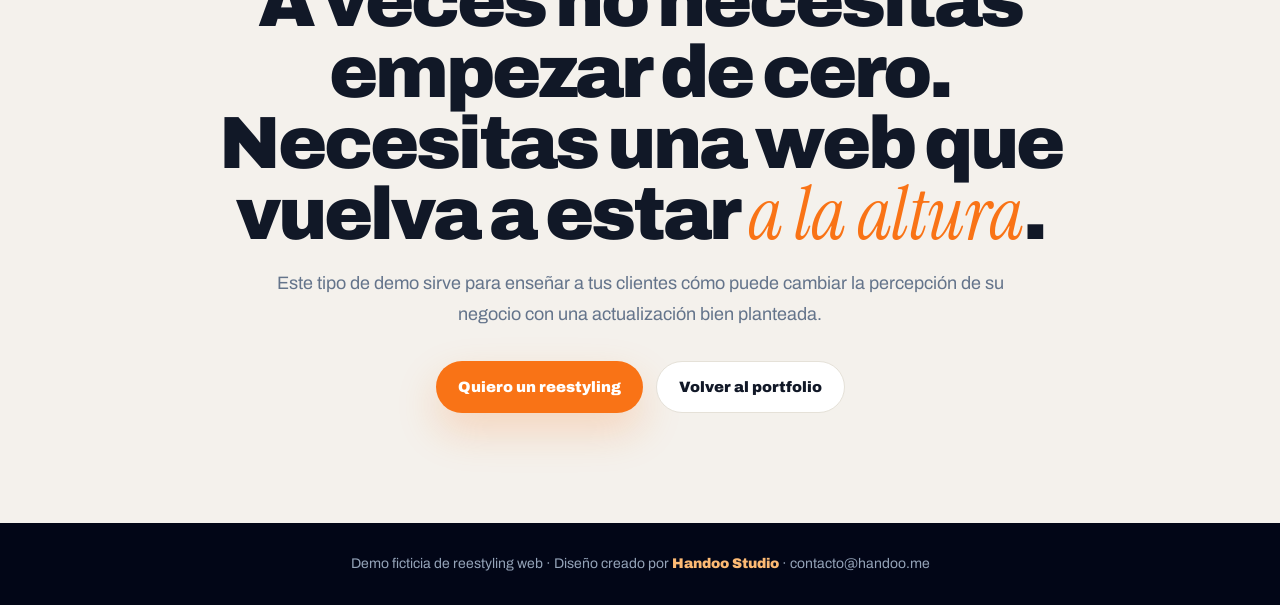
<file: demos/restyling/index.html>
<!DOCTYPE html>
<html lang="es">
<head>
  <meta charset="UTF-8" />
  <meta name="viewport" content="width=device-width, initial-scale=1.0" />

  <title>Delta ReStyle | Demo Reestyling Web</title>
  <meta name="description" content="Demo de reestyling web creada por Handoo Studio. Comparativa antes y después de una web antigua transformada en una web moderna, clara y orientada a captar clientes." />

  <link rel="preconnect" href="https://fonts.googleapis.com">
  <link rel="preconnect" href="https://fonts.gstatic.com" crossorigin>
  <link href="https://fonts.googleapis.com/css2?family=Archivo:wght@500;600;700;800;900&family=Instrument+Serif:ital@0;1&display=swap" rel="stylesheet">

  <link rel="stylesheet" href="../../assets/css/style.css">

  <style>
    :root{
      --rs-ink:#111827;
      --rs-muted:#64748b;
      --rs-bg:#f4f1ec;
      --rs-card:#ffffff;
      --rs-line:#e5e1d8;
      --rs-orange:#f97316;
      --rs-blue:#17324d;
      --rs-blue-2:#0f2438;
      --rs-cream:#fff9f0;
      --rs-green:#1f5c4d;
      --rs-shadow:0 28px 80px rgba(17,24,39,.12);
      --rs-radius:28px;
    }

    *{
      box-sizing:border-box;
    }

    html{
      scroll-behavior:smooth;
    }

    body.restyle-demo{
      margin:0;
      background:var(--rs-bg);
      color:var(--rs-ink);
      font-family:"Archivo", Arial, sans-serif;
      overflow-x:hidden;
    }

    .restyle-demo a{
      color:inherit;
      text-decoration:none;
    }

    .rs-container{
      width:min(1180px,92%);
      margin:0 auto;
    }

    .rs-nav{
      position:fixed;
      left:50%;
      top:20px;
      transform:translateX(-50%);
      z-index:90;
      width:min(1180px,92%);
      display:flex;
      align-items:center;
      justify-content:space-between;
      gap:20px;
      padding:14px 16px;
      background:rgba(255,255,255,.82);
      border:1px solid rgba(255,255,255,.9);
      border-radius:24px;
      box-shadow:0 18px 60px rgba(17,24,39,.12);
      backdrop-filter:blur(18px);
    }

    .rs-logo{
      display:flex;
      align-items:center;
      gap:12px;
      font-weight:900;
      letter-spacing:-.5px;
      color:var(--rs-ink);
      white-space:nowrap;
    }

    .rs-logo-mark{
      width:42px;
      height:42px;
      border-radius:15px;
      display:grid;
      place-items:center;
      background:var(--rs-blue);
      color:white;
      font-weight:900;
    }

    .rs-logo span{
      color:var(--rs-orange);
    }

    .rs-menu{
      display:flex;
      align-items:center;
      gap:8px;
      background:#f4f1ec;
      border:1px solid var(--rs-line);
      border-radius:999px;
      padding:6px;
    }

    .rs-menu a{
      padding:9px 13px;
      border-radius:999px;
      color:#475569;
      font-size:13px;
      font-weight:800;
      white-space:nowrap;
    }

    .rs-menu a:hover{
      background:white;
      color:var(--rs-ink);
    }

    .rs-nav-cta{
      display:inline-flex;
      align-items:center;
      justify-content:center;
      min-height:42px;
      padding:0 18px;
      border-radius:999px;
      background:var(--rs-orange);
      color:white !important;
      font-size:13px;
      font-weight:900;
      white-space:nowrap;
      box-shadow:0 14px 34px rgba(249,115,22,.22);
    }

    .rs-hero{
      padding:150px 0 90px;
      min-height:100vh;
      background:
        radial-gradient(circle at 12% 18%, rgba(249,115,22,.16), transparent 32%),
        radial-gradient(circle at 88% 20%, rgba(23,50,77,.14), transparent 34%),
        var(--rs-bg);
    }

    .rs-hero-grid{
      display:grid;
      grid-template-columns:.9fr 1.1fr;
      gap:56px;
      align-items:center;
    }

    .rs-kicker{
      display:inline-flex;
      align-items:center;
      gap:9px;
      padding:9px 13px;
      border-radius:999px;
      background:white;
      border:1px solid var(--rs-line);
      color:var(--rs-orange);
      font-size:12px;
      font-weight:900;
      text-transform:uppercase;
      letter-spacing:.7px;
      margin-bottom:22px;
    }

    .rs-kicker::before{
      content:"";
      width:8px;
      height:8px;
      border-radius:50%;
      background:var(--rs-orange);
      box-shadow:0 0 0 6px rgba(249,115,22,.12);
    }

    .rs-hero h1{
      margin:0 0 24px;
      font-size:clamp(48px,7vw,88px);
      line-height:.92;
      letter-spacing:-3.4px;
      font-weight:900;
      color:var(--rs-ink);
    }

    .rs-hero h1 em{
      font-family:"Instrument Serif", Georgia, serif;
      font-weight:400;
      letter-spacing:-1.5px;
      color:var(--rs-orange);
      font-style:italic;
    }

    .rs-hero-text{
      color:#536174;
      font-size:19px;
      line-height:1.75;
      margin:0 0 32px;
      max-width:660px;
    }

    .rs-actions{
      display:flex;
      flex-wrap:wrap;
      gap:13px;
      margin-bottom:34px;
    }

    .rs-btn{
      display:inline-flex;
      align-items:center;
      justify-content:center;
      min-height:52px;
      padding:0 22px;
      border-radius:999px;
      border:0;
      font-family:"Archivo", Arial, sans-serif;
      font-size:15px;
      font-weight:900;
      cursor:pointer;
      transition:.2s ease;
    }

    .rs-btn-primary{
      background:var(--rs-orange);
      color:white !important;
      box-shadow:0 18px 42px rgba(249,115,22,.22);
    }

    .rs-btn-primary:hover{
      transform:translateY(-3px);
      background:#ea580c;
    }

    .rs-btn-secondary{
      background:white;
      color:var(--rs-ink) !important;
      border:1px solid var(--rs-line);
    }

    .rs-btn-secondary:hover{
      transform:translateY(-3px);
      background:var(--rs-blue);
      color:white !important;
    }

    .rs-proof{
      display:flex;
      flex-wrap:wrap;
      gap:10px;
    }

    .rs-proof span{
      display:inline-flex;
      align-items:center;
      gap:8px;
      background:white;
      border:1px solid var(--rs-line);
      border-radius:999px;
      padding:10px 13px;
      color:#415066;
      font-size:13px;
      font-weight:800;
    }

    .rs-proof strong{
      color:var(--rs-blue);
    }

    .rs-comparison-stage{
      background:var(--rs-blue);
      border-radius:42px;
      padding:22px;
      box-shadow:0 34px 100px rgba(17,24,39,.22);
      position:relative;
      overflow:hidden;
    }

    .rs-comparison-stage::before{
      content:"";
      position:absolute;
      width:360px;
      height:360px;
      border-radius:50%;
      right:-160px;
      top:-160px;
      background:radial-gradient(circle, rgba(249,115,22,.34), transparent 67%);
    }

    .rs-comparison-labels{
      position:relative;
      z-index:2;
      display:grid;
      grid-template-columns:1fr 1fr;
      gap:14px;
      margin-bottom:14px;
    }

    .rs-label{
      border-radius:999px;
      padding:10px 13px;
      font-size:12px;
      font-weight:900;
      text-align:center;
      text-transform:uppercase;
      letter-spacing:.8px;
    }

    .rs-label.before{
      background:rgba(255,255,255,.1);
      color:#cbd5e1;
      border:1px solid rgba(255,255,255,.14);
    }

    .rs-label.after{
      background:var(--rs-orange);
      color:white;
    }

    .rs-browser-grid{
      position:relative;
      z-index:2;
      display:grid;
      grid-template-columns:1fr 1fr;
      gap:14px;
    }

    .rs-old-site,
    .rs-new-site{
      min-height:500px;
      border-radius:28px;
      overflow:hidden;
      background:white;
      box-shadow:0 22px 70px rgba(0,0,0,.18);
    }

    .rs-browser-bar{
      height:32px;
      display:flex;
      align-items:center;
      gap:7px;
      padding:0 12px;
      background:#e5e7eb;
    }

    .rs-browser-bar span{
      width:9px;
      height:9px;
      border-radius:50%;
      background:#94a3b8;
    }

    .old-content{
      background:#e8e4d8;
      min-height:468px;
      padding:18px;
      font-family:"Times New Roman", serif;
      color:#1f2937;
    }

    .old-header{
      background:#6b7280;
      color:white;
      padding:12px;
      text-align:center;
      border:3px ridge #9ca3af;
      margin-bottom:14px;
    }

    .old-header h3{
      margin:0;
      font-size:24px;
      letter-spacing:1px;
    }

    .old-menu{
      display:flex;
      flex-wrap:wrap;
      gap:6px;
      justify-content:center;
      margin-bottom:14px;
    }

    .old-menu span{
      background:#d1d5db;
      color:#111827;
      padding:5px 8px;
      border:1px solid #9ca3af;
      font-size:12px;
      text-decoration:underline;
    }

    .old-box{
      background:#f3f4f6;
      border:2px solid #9ca3af;
      padding:12px;
      margin-bottom:12px;
    }

    .old-box h4{
      font-size:18px;
      color:#111827;
      margin:0 0 8px;
    }

    .old-box p{
      font-size:13px;
      line-height:1.35;
      color:#374151;
      margin:0;
    }

    .old-button{
      display:inline-block;
      margin-top:12px;
      padding:6px 10px;
      background:#9ca3af;
      color:#111827;
      border:2px outset #d1d5db;
      font-size:13px;
      font-weight:bold;
    }

    .old-sidebar{
      background:#d1d5db;
      border:2px dashed #6b7280;
      padding:10px;
      font-size:12px;
      color:#374151;
    }

    .new-content{
      min-height:468px;
      background:
        radial-gradient(circle at 20% 10%, rgba(249,115,22,.12), transparent 32%),
        #ffffff;
      padding:18px;
      color:var(--rs-ink);
      font-family:"Archivo", Arial, sans-serif;
    }

    .new-nav{
      display:flex;
      align-items:center;
      justify-content:space-between;
      margin-bottom:22px;
    }

    .new-brand{
      display:flex;
      align-items:center;
      gap:8px;
      font-weight:900;
      font-size:14px;
    }

    .new-mark{
      width:28px;
      height:28px;
      border-radius:10px;
      background:var(--rs-blue);
      color:white;
      display:grid;
      place-items:center;
      font-size:12px;
    }

    .new-pill{
      background:#fff7ed;
      color:var(--rs-orange);
      padding:6px 9px;
      border-radius:999px;
      font-size:10px;
      font-weight:900;
    }

    .new-hero-mini{
      background:var(--rs-blue);
      color:white;
      border-radius:24px;
      padding:24px;
      margin-bottom:14px;
      position:relative;
      overflow:hidden;
    }

    .new-hero-mini::after{
      content:"";
      position:absolute;
      width:150px;
      height:150px;
      right:-50px;
      top:-50px;
      background:radial-gradient(circle, rgba(249,115,22,.5), transparent 68%);
      border-radius:50%;
    }

    .new-hero-mini h3{
      position:relative;
      z-index:2;
      margin:0 0 10px;
      font-size:32px;
      line-height:.98;
      letter-spacing:-1.5px;
    }

    .new-hero-mini p{
      position:relative;
      z-index:2;
      color:#dbe4ea;
      font-size:13px;
      line-height:1.55;
      margin:0 0 14px;
    }

    .new-button{
      position:relative;
      z-index:2;
      display:inline-flex;
      padding:9px 12px;
      border-radius:999px;
      background:var(--rs-orange);
      color:white;
      font-size:12px;
      font-weight:900;
    }

    .new-cards{
      display:grid;
      grid-template-columns:1fr 1fr;
      gap:10px;
      margin-bottom:12px;
    }

    .new-card{
      border:1px solid var(--rs-line);
      border-radius:18px;
      padding:12px;
      background:#fffaf2;
    }

    .new-card strong{
      display:block;
      font-size:13px;
      margin-bottom:5px;
    }

    .new-card span{
      display:block;
      color:var(--rs-muted);
      font-size:11px;
      line-height:1.4;
    }

    .new-form-preview{
      background:#f8fafc;
      border:1px solid #e5e7eb;
      border-radius:18px;
      padding:12px;
    }

    .new-input{
      height:28px;
      border-radius:9px;
      background:white;
      border:1px solid #e5e7eb;
      margin-bottom:8px;
    }

    .new-submit{
      height:30px;
      border-radius:999px;
      background:var(--rs-blue);
    }

    .rs-section{
      padding:96px 0;
    }

    .rs-section.white{
      background:#ffffff;
    }

    .rs-section.dark{
      background:var(--rs-blue-2);
      color:white;
    }

    .rs-title{
      max-width:850px;
      margin:0 auto 56px;
      text-align:center;
    }

    .rs-title h2{
      margin:0 0 16px;
      color:inherit;
      font-size:clamp(38px,5vw,64px);
      line-height:.98;
      letter-spacing:-2.5px;
      font-weight:900;
    }

    .rs-title h2 em{
      font-family:"Instrument Serif", Georgia, serif;
      font-weight:400;
      color:var(--rs-orange);
      letter-spacing:-1px;
    }

    .rs-title p{
      margin:0 auto;
      max-width:760px;
      color:var(--rs-muted);
      font-size:18px;
      line-height:1.75;
    }

    .rs-section.dark .rs-title p{
      color:#cbd5e1;
    }

    .rs-problem-grid{
      display:grid;
      grid-template-columns:repeat(3,1fr);
      gap:22px;
    }

    .rs-problem{
      background:white;
      border:1px solid var(--rs-line);
      border-radius:28px;
      padding:28px;
      box-shadow:0 18px 50px rgba(17,24,39,.07);
    }

    .rs-problem-icon{
      width:52px;
      height:52px;
      border-radius:18px;
      background:#fff7ed;
      color:var(--rs-orange);
      display:grid;
      place-items:center;
      font-size:24px;
      margin-bottom:18px;
    }

    .rs-problem h3{
      margin:0 0 10px;
      color:var(--rs-ink);
      font-size:22px;
      letter-spacing:-.5px;
    }

    .rs-problem p{
      margin:0;
      color:var(--rs-muted);
      line-height:1.65;
    }

    .rs-transformation{
      display:grid;
      grid-template-columns:.92fr 1.08fr;
      gap:44px;
      align-items:center;
    }

    .rs-transformation-card{
      background:var(--rs-cream);
      border:1px solid var(--rs-line);
      border-radius:38px;
      padding:38px;
      box-shadow:var(--rs-shadow);
    }

    .rs-transformation-card h2{
      margin:0 0 18px;
      font-size:clamp(38px,5vw,58px);
      line-height:.98;
      letter-spacing:-2px;
      font-weight:900;
    }

    .rs-transformation-card p{
      margin:0 0 26px;
      color:var(--rs-muted);
      line-height:1.75;
      font-size:17px;
    }

    .rs-check-list{
      display:grid;
      gap:14px;
    }

    .rs-check{
      display:flex;
      align-items:flex-start;
      gap:12px;
      background:white;
      border:1px solid var(--rs-line);
      border-radius:18px;
      padding:16px;
    }

    .rs-check span{
      width:26px;
      height:26px;
      border-radius:50%;
      background:var(--rs-green);
      color:white;
      display:grid;
      place-items:center;
      font-weight:900;
      flex:0 0 auto;
    }

    .rs-check strong{
      display:block;
      margin-bottom:3px;
    }

    .rs-check p{
      margin:0;
      color:var(--rs-muted);
      font-size:14px;
      line-height:1.5;
    }

    .rs-score-panel{
      background:var(--rs-blue);
      color:white;
      border-radius:38px;
      padding:34px;
      box-shadow:0 28px 80px rgba(17,24,39,.22);
    }

    .rs-score-panel h3{
      margin:0 0 24px;
      font-size:34px;
      letter-spacing:-1.4px;
    }

    .rs-score-row{
      margin-bottom:22px;
    }

    .rs-score-row:last-child{
      margin-bottom:0;
    }

    .rs-score-label{
      display:flex;
      justify-content:space-between;
      gap:12px;
      font-size:14px;
      font-weight:900;
      margin-bottom:8px;
      color:#e5e7eb;
    }

    .rs-score-bar{
      height:12px;
      border-radius:999px;
      background:rgba(255,255,255,.12);
      overflow:hidden;
    }

    .rs-score-bar div{
      height:100%;
      border-radius:999px;
      background:linear-gradient(90deg,var(--rs-orange),#fdba74);
    }

    .rs-before-after-wide{
      display:grid;
      grid-template-columns:1fr 1fr;
      gap:24px;
    }

    .rs-wide-card{
      background:white;
      border-radius:34px;
      overflow:hidden;
      border:1px solid var(--rs-line);
      box-shadow:var(--rs-shadow);
    }

    .rs-wide-head{
      display:flex;
      align-items:center;
      justify-content:space-between;
      gap:12px;
      padding:20px;
      border-bottom:1px solid var(--rs-line);
    }

    .rs-wide-head strong{
      font-size:24px;
      letter-spacing:-.7px;
    }

    .rs-wide-head span{
      padding:8px 12px;
      border-radius:999px;
      font-size:12px;
      font-weight:900;
      text-transform:uppercase;
    }

    .rs-wide-card.before span{
      background:#f1f5f9;
      color:#64748b;
    }

    .rs-wide-card.after span{
      background:#fff7ed;
      color:var(--rs-orange);
    }

    .rs-wide-body{
      padding:24px;
    }

    .rs-wide-body ul{
      list-style:none;
      display:grid;
      gap:13px;
      margin:0;
      padding:0;
    }

    .rs-wide-body li{
      color:#475569;
      line-height:1.55;
      font-weight:700;
    }

    .rs-wide-card.before li::before{
      content:"✕";
      color:#ef4444;
      font-weight:900;
      margin-right:10px;
    }

    .rs-wide-card.after li::before{
      content:"✓";
      color:#16a34a;
      font-weight:900;
      margin-right:10px;
    }

    .rs-form-section{
      background:
        radial-gradient(circle at 15% 20%, rgba(249,115,22,.18), transparent 34%),
        var(--rs-blue-2);
      color:white;
    }

    .rs-form-grid{
      display:grid;
      grid-template-columns:.9fr 1.1fr;
      gap:34px;
      align-items:stretch;
    }

    .rs-form-info{
      background:rgba(255,255,255,.07);
      border:1px solid rgba(255,255,255,.12);
      border-radius:38px;
      padding:38px;
    }

    .rs-form-info h2{
      margin:0 0 18px;
      font-size:clamp(38px,5vw,60px);
      line-height:.98;
      letter-spacing:-2px;
    }

    .rs-form-info p{
      color:#cbd5e1;
      line-height:1.75;
      font-size:17px;
      margin:0 0 28px;
    }

    .rs-form-points{
      display:grid;
      gap:14px;
    }

    .rs-form-points span{
      display:flex;
      align-items:center;
      gap:10px;
      color:#e5e7eb;
      font-weight:800;
    }

    .rs-form-points span::before{
      content:"✓";
      width:25px;
      height:25px;
      border-radius:50%;
      background:var(--rs-orange);
      color:white;
      display:grid;
      place-items:center;
      font-weight:900;
      flex:0 0 auto;
    }

    .rs-modern-form{
      background:white;
      color:var(--rs-ink);
      border-radius:38px;
      padding:30px;
      box-shadow:0 28px 80px rgba(0,0,0,.24);
    }

    .rs-modern-form h3{
      margin:0 0 8px;
      font-size:30px;
      letter-spacing:-1px;
    }

    .rs-modern-form > p{
      margin:0 0 22px;
      color:var(--rs-muted);
      line-height:1.6;
    }

    .rs-form-row{
      display:grid;
      grid-template-columns:1fr 1fr;
      gap:12px;
    }

    .rs-modern-form input,
    .rs-modern-form select,
    .rs-modern-form textarea{
      width:100%;
      border:1px solid var(--rs-line);
      border-radius:16px;
      padding:15px;
      font-family:"Archivo", Arial, sans-serif;
      font-size:14px;
      color:var(--rs-ink);
      background:#fbfaf8;
      margin:0 0 12px;
      font-weight:700;
    }

    .rs-modern-form textarea{
      min-height:130px;
      resize:vertical;
    }

    .rs-modern-form input:focus,
    .rs-modern-form select:focus,
    .rs-modern-form textarea:focus{
      outline:none;
      border-color:var(--rs-orange);
      box-shadow:0 0 0 4px rgba(249,115,22,.12);
      background:white;
    }

    .rs-form-submit{
      width:100%;
      min-height:56px;
      border-radius:18px;
      border:0;
      background:var(--rs-orange);
      color:white;
      font-family:"Archivo", Arial, sans-serif;
      font-weight:900;
      cursor:pointer;
      font-size:15px;
    }

    .rs-final{
      padding:110px 0;
      text-align:center;
      background:var(--rs-bg);
    }

    .rs-final h2{
      margin:0 auto 18px;
      max-width:900px;
      font-size:clamp(42px,6vw,74px);
      line-height:.96;
      letter-spacing:-3px;
      font-weight:900;
    }

    .rs-final h2 em{
      font-family:"Instrument Serif", Georgia, serif;
      font-weight:400;
      color:var(--rs-orange);
      letter-spacing:-1px;
    }

    .rs-final p{
      margin:0 auto 30px;
      max-width:760px;
      color:var(--rs-muted);
      font-size:18px;
      line-height:1.75;
    }

    .rs-footer{
      background:#020617;
      color:#94a3b8;
      text-align:center;
      padding:30px 0;
      font-size:14px;
    }

    .rs-footer a{
      color:#fdba74;
      font-weight:900;
    }

    .rs-floating{
      position:fixed;
      right:20px;
      bottom:20px;
      z-index:95;
      display:inline-flex;
      align-items:center;
      justify-content:center;
      padding:14px 18px;
      border-radius:999px;
      background:var(--rs-orange);
      color:white !important;
      font-weight:900;
      box-shadow:0 18px 45px rgba(17,24,39,.28);
    }

    @media(max-width:1050px){
      .rs-nav{
        position:static;
        transform:none;
        margin:16px auto 0;
        flex-direction:column;
        align-items:flex-start;
        border-radius:26px;
      }

      .rs-menu{
        width:100%;
        justify-content:flex-start;
        overflow-x:auto;
      }

      .rs-nav-cta{
        width:100%;
      }

      .rs-hero{
        padding-top:52px;
      }

      .rs-hero-grid,
      .rs-browser-grid,
      .rs-problem-grid,
      .rs-transformation,
      .rs-before-after-wide,
      .rs-form-grid{
        grid-template-columns:1fr;
      }

      .rs-old-site,
      .rs-new-site{
        min-height:auto;
      }

      .rs-form-row{
        grid-template-columns:1fr;
      }
    }

    @media(max-width:720px){
      .rs-hero h1{
        font-size:48px;
        letter-spacing:-2px;
      }

      .rs-hero-text{
        font-size:17px;
      }

      .rs-comparison-stage{
        padding:14px;
        border-radius:30px;
      }

      .rs-comparison-labels{
        grid-template-columns:1fr;
      }

      .rs-section{
        padding:72px 0;
      }

      .rs-title h2,
      .rs-final h2{
        letter-spacing:-1.8px;
      }

      .rs-floating{
        right:14px;
        bottom:14px;
        padding:12px 15px;
        font-size:14px;
      }
    }
  </style>
</head>

<body class="restyle-demo">

<nav class="rs-nav">
  <a href="#" class="rs-logo">
    <span class="rs-logo-mark">N</span>
    Delta <span>ReStyle</span>
  </a>

  <div class="rs-menu">
    <a href="#antes-despues">Antes / Después</a>
    <a href="#mejoras">Mejoras</a>
    <a href="#resultado">Resultado</a>
    <a href="#revision">Revisión</a>
    <a href="../../portfolio.html">Portfolio</a>
  </div>

  <a href="#revision" class="rs-nav-cta">Pedir revisión</a>
</nav>

<header class="rs-hero">
  <div class="rs-container">

    <div class="rs-hero-grid">

      <div>
        <span class="rs-kicker">Demo reestyling web · Antes y después</span>

        <h1>Tu web antigua puede tener una <em>segunda vida</em>.</h1>

        <p class="rs-hero-text">
          Modernizamos webs desactualizadas para que se vean actuales, ordenadas, más claras y mejor preparadas para captar contactos.
        </p>

        <div class="rs-actions">
          <a href="#antes-despues" class="rs-btn rs-btn-primary">Ver antes y después</a>
          <a href="#revision" class="rs-btn rs-btn-secondary">Quiero modernizar mi web</a>
        </div>

        <div class="rs-proof">
          <span><strong>+ imagen</strong> profesional</span>
          <span><strong>+ claridad</strong> comercial</span>
          <span><strong>+ móvil</strong> optimizado</span>
        </div>
      </div>

      <div class="rs-comparison-stage">
        <div class="rs-comparison-labels">
          <div class="rs-label before">Antes</div>
          <div class="rs-label after">Después</div>
        </div>

        <div class="rs-browser-grid">

          <div class="rs-old-site">
            <div class="rs-browser-bar">
              <span></span>
              <span></span>
              <span></span>
            </div>

            <div class="old-content">
              <div class="old-header">
                <h3>ASESORÍA DELTA</h3>
                <small>Desde 1998 a su servicio</small>
              </div>

              <div class="old-menu">
                <span>Inicio</span>
                <span>Empresa</span>
                <span>Servicios</span>
                <span>Contacto</span>
              </div>

              <div class="old-box">
                <h4>Bienvenidos a nuestra página web</h4>
                <p>
                  Somos una asesoría fiscal, contable y laboral. Contacte con nosotros para más información sobre nuestros servicios profesionales.
                </p>
                <span class="old-button">Enviar email</span>
              </div>

              <div class="old-box">
                <h4>Servicios</h4>
                <p>Fiscal · Laboral · Contable · Autónomos · Empresas · Declaraciones · Trámites.</p>
              </div>

              <div class="old-sidebar">
                Últimas noticias: Nueva campaña de renta. Horario de atención de lunes a viernes.
              </div>
            </div>
          </div>

          <div class="rs-new-site">
            <div class="rs-browser-bar">
              <span></span>
              <span></span>
              <span></span>
            </div>

            <div class="new-content">
              <div class="new-nav">
                <div class="new-brand">
                  <span class="new-mark">D</span>
                  Delta Asesores
                </div>
                <span class="new-pill">Consulta inicial</span>
              </div>

              <div class="new-hero-mini">
                <h3>Asesoría clara para negocios que quieren crecer.</h3>
                <p>
                  Fiscal, laboral y contable con comunicación sencilla, procesos claros y atención cercana.
                </p>
                <span class="new-button">Solicitar cita</span>
              </div>

              <div class="new-cards">
                <div class="new-card">
                  <strong>Empresas</strong>
                  <span>Gestión fiscal y contable mensual.</span>
                </div>

                <div class="new-card">
                  <strong>Autónomos</strong>
                  <span>Alta, impuestos y seguimiento.</span>
                </div>
              </div>

              <div class="new-form-preview">
                <div class="new-input"></div>
                <div class="new-input"></div>
                <div class="new-submit"></div>
              </div>
            </div>
          </div>

        </div>
      </div>

    </div>

  </div>
</header>

<main>

  <section id="antes-despues" class="rs-section white">
    <div class="rs-container">

      <div class="rs-title">
        <span class="rs-kicker">Comparativa visual</span>
        <h2>El cambio se entiende <em>en segundos</em></h2>
        <p>
          Un reestyling no es solo poner colores nuevos. Es ordenar el mensaje, actualizar la imagen y facilitar que el visitante contacte.
        </p>
      </div>

      <div class="rs-before-after-wide">

        <article class="rs-wide-card before">
          <div class="rs-wide-head">
            <strong>Antes</strong>
            <span>Web antigua</span>
          </div>

          <div class="rs-wide-body">
            <ul>
              <li>Diseño con aspecto desactualizado.</li>
              <li>Texto poco jerarquizado y difícil de leer.</li>
              <li>Botones poco visibles y sin intención comercial.</li>
              <li>Imagen débil para captar nuevos clientes.</li>
              <li>Experiencia móvil poco cuidada.</li>
            </ul>
          </div>
        </article>

        <article class="rs-wide-card after">
          <div class="rs-wide-head">
            <strong>Después</strong>
            <span>Web renovada</span>
          </div>

          <div class="rs-wide-body">
            <ul>
              <li>Diseño actual, limpio y profesional.</li>
              <li>Mensaje claro desde el primer vistazo.</li>
              <li>Llamadas a la acción visibles y directas.</li>
              <li>Más confianza para empresas y autónomos.</li>
              <li>Estructura preparada para móvil y contacto rápido.</li>
            </ul>
          </div>
        </article>

      </div>

    </div>
  </section>

  <section id="mejoras" class="rs-section">
    <div class="rs-container">

      <div class="rs-title">
        <span class="rs-kicker">Qué se mejora</span>
        <h2>Modernizar una web es mejorar su <em>percepción</em></h2>
        <p>
          Muchas webs no necesitan empezar desde cero. Necesitan una actualización visual, mejor estructura y una forma más clara de llevar al usuario hacia el contacto.
        </p>
      </div>

      <div class="rs-problem-grid">

        <article class="rs-problem">
          <div class="rs-problem-icon">🎨</div>
          <h3>Diseño visual</h3>
          <p>
            Actualizamos colores, espacios, tarjetas, botones y composición para que la web parezca actual.
          </p>
        </article>

        <article class="rs-problem">
          <div class="rs-problem-icon">✍️</div>
          <h3>Textos y jerarquía</h3>
          <p>
            Reordenamos titulares, subtítulos y bloques para que el usuario entienda rápido qué ofreces.
          </p>
        </article>

        <article class="rs-problem">
          <div class="rs-problem-icon">📱</div>
          <h3>Versión móvil</h3>
          <p>
            Ajustamos el diseño para que se vea bien en móvil, donde muchos clientes visitan primero.
          </p>
        </article>

        <article class="rs-problem">
          <div class="rs-problem-icon">🎯</div>
          <h3>Conversión</h3>
          <p>
            Añadimos llamadas a la acción claras: pedir cita, contactar, solicitar presupuesto o escribir por WhatsApp.
          </p>
        </article>

        <article class="rs-problem">
          <div class="rs-problem-icon">🧭</div>
          <h3>Navegación</h3>
          <p>
            Simplificamos menús y secciones para que la web sea más fácil de recorrer.
          </p>
        </article>

        <article class="rs-problem">
          <div class="rs-problem-icon">🤝</div>
          <h3>Confianza</h3>
          <p>
            Incorporamos señales de profesionalidad: servicios claros, proceso, opiniones y contacto visible.
          </p>
        </article>

      </div>

    </div>
  </section>

  <section id="resultado" class="rs-section white">
    <div class="rs-container">

      <div class="rs-transformation">

        <div class="rs-transformation-card">
          <h2>No siempre necesitas una web nueva desde cero.</h2>
          <p>
            Si ya tienes una web, podemos analizar qué merece la pena conservar y qué conviene actualizar para que vuelva a transmitir confianza.
          </p>

          <div class="rs-check-list">

            <div class="rs-check">
              <span>✓</span>
              <div>
                <strong>Conservamos lo que funciona</strong>
                <p>Contenido útil, estructura base, dominio o enfoque actual si tiene sentido.</p>
              </div>
            </div>

            <div class="rs-check">
              <span>✓</span>
              <div>
                <strong>Actualizamos lo que resta valor</strong>
                <p>Diseño antiguo, secciones confusas, botones débiles o mala experiencia móvil.</p>
              </div>
            </div>

            <div class="rs-check">
              <span>✓</span>
              <div>
                <strong>Preparamos la web para captar</strong>
                <p>Contacto visible, llamadas a la acción, formulario y estructura comercial.</p>
              </div>
            </div>

          </div>
        </div>

        <div class="rs-score-panel">
          <h3>Resultado percibido</h3>

          <div class="rs-score-row">
            <div class="rs-score-label">
              <span>Imagen profesional</span>
              <span>92%</span>
            </div>
            <div class="rs-score-bar"><div style="width:92%;"></div></div>
          </div>

          <div class="rs-score-row">
            <div class="rs-score-label">
              <span>Claridad del mensaje</span>
              <span>88%</span>
            </div>
            <div class="rs-score-bar"><div style="width:88%;"></div></div>
          </div>

          <div class="rs-score-row">
            <div class="rs-score-label">
              <span>Facilidad de contacto</span>
              <span>95%</span>
            </div>
            <div class="rs-score-bar"><div style="width:95%;"></div></div>
          </div>

          <div class="rs-score-row">
            <div class="rs-score-label">
              <span>Experiencia móvil</span>
              <span>90%</span>
            </div>
            <div class="rs-score-bar"><div style="width:90%;"></div></div>
          </div>

        </div>

      </div>

    </div>
  </section>

  <section id="revision" class="rs-section rs-form-section">
    <div class="rs-container">

      <div class="rs-form-grid">

        <div class="rs-form-info">
          <span class="rs-kicker">Revisión inicial</span>

          <h2>¿Tu web necesita un reestyling?</h2>

          <p>
            Puedes solicitar una revisión rápida. Analizamos el aspecto visual, la claridad del mensaje, el móvil y las llamadas a la acción.
          </p>

          <div class="rs-form-points">
            <span>Revisión visual de tu web actual</span>
            <span>Propuesta de mejora sin compromiso</span>
            <span>Opciones de actualización parcial o completa</span>
            <span>Ideal para webs antiguas pero aprovechables</span>
          </div>
        </div>

        <form class="rs-modern-form" action="mailto:contacto@handoo.me" method="post" enctype="text/plain">
          <h3>Pedir revisión</h3>
          <p>
            Cuéntanos qué tienes ahora y qué te gustaría mejorar.
          </p>

          <div class="rs-form-row">
            <input type="text" name="Nombre" placeholder="Tu nombre" required>
            <input type="email" name="Email" placeholder="Tu email" required>
          </div>

          <div class="rs-form-row">
            <input type="text" name="Web actual" placeholder="URL de tu web actual">
            <input type="text" name="WhatsApp" placeholder="WhatsApp">
          </div>

          <select name="Situación actual">
            <option value="">¿Qué problema notas?</option>
            <option>Mi web se ve antigua</option>
            <option>No se ve bien en móvil</option>
            <option>No recibo contactos</option>
            <option>Quiero mejorar imagen profesional</option>
            <option>No lo tengo claro</option>
          </select>

          <textarea name="Mensaje" placeholder="Cuéntanos brevemente qué te gustaría cambiar o qué no te convence de tu web actual."></textarea>

          <button class="rs-form-submit" type="submit">Enviar solicitud de revisión</button>
        </form>

      </div>

    </div>
  </section>

  <section class="rs-final">
    <div class="rs-container">
      <h2>A veces no necesitas empezar de cero. Necesitas una web que vuelva a estar <em>a la altura</em>.</h2>
      <p>
        Este tipo de demo sirve para enseñar a tus clientes cómo puede cambiar la percepción de su negocio con una actualización bien planteada.
      </p>

      <div class="rs-actions" style="justify-content:center;margin-bottom:0;">
        <a href="../../contacto.html" class="rs-btn rs-btn-primary">Quiero un reestyling</a>
        <a href="../../portfolio.html" class="rs-btn rs-btn-secondary">Volver al portfolio</a>
      </div>
    </div>
  </section>

</main>

<footer class="rs-footer">
  <div class="rs-container">
    Demo ficticia de reestyling web · Diseño creado por <a href="../../index.html">Handoo Studio</a> · contacto@handoo.me
  </div>
</footer>

<a href="#revision" class="rs-floating">Pedir revisión</a>

<script src="../../assets/js/main.js"></script>
</body>
</html>
</file>
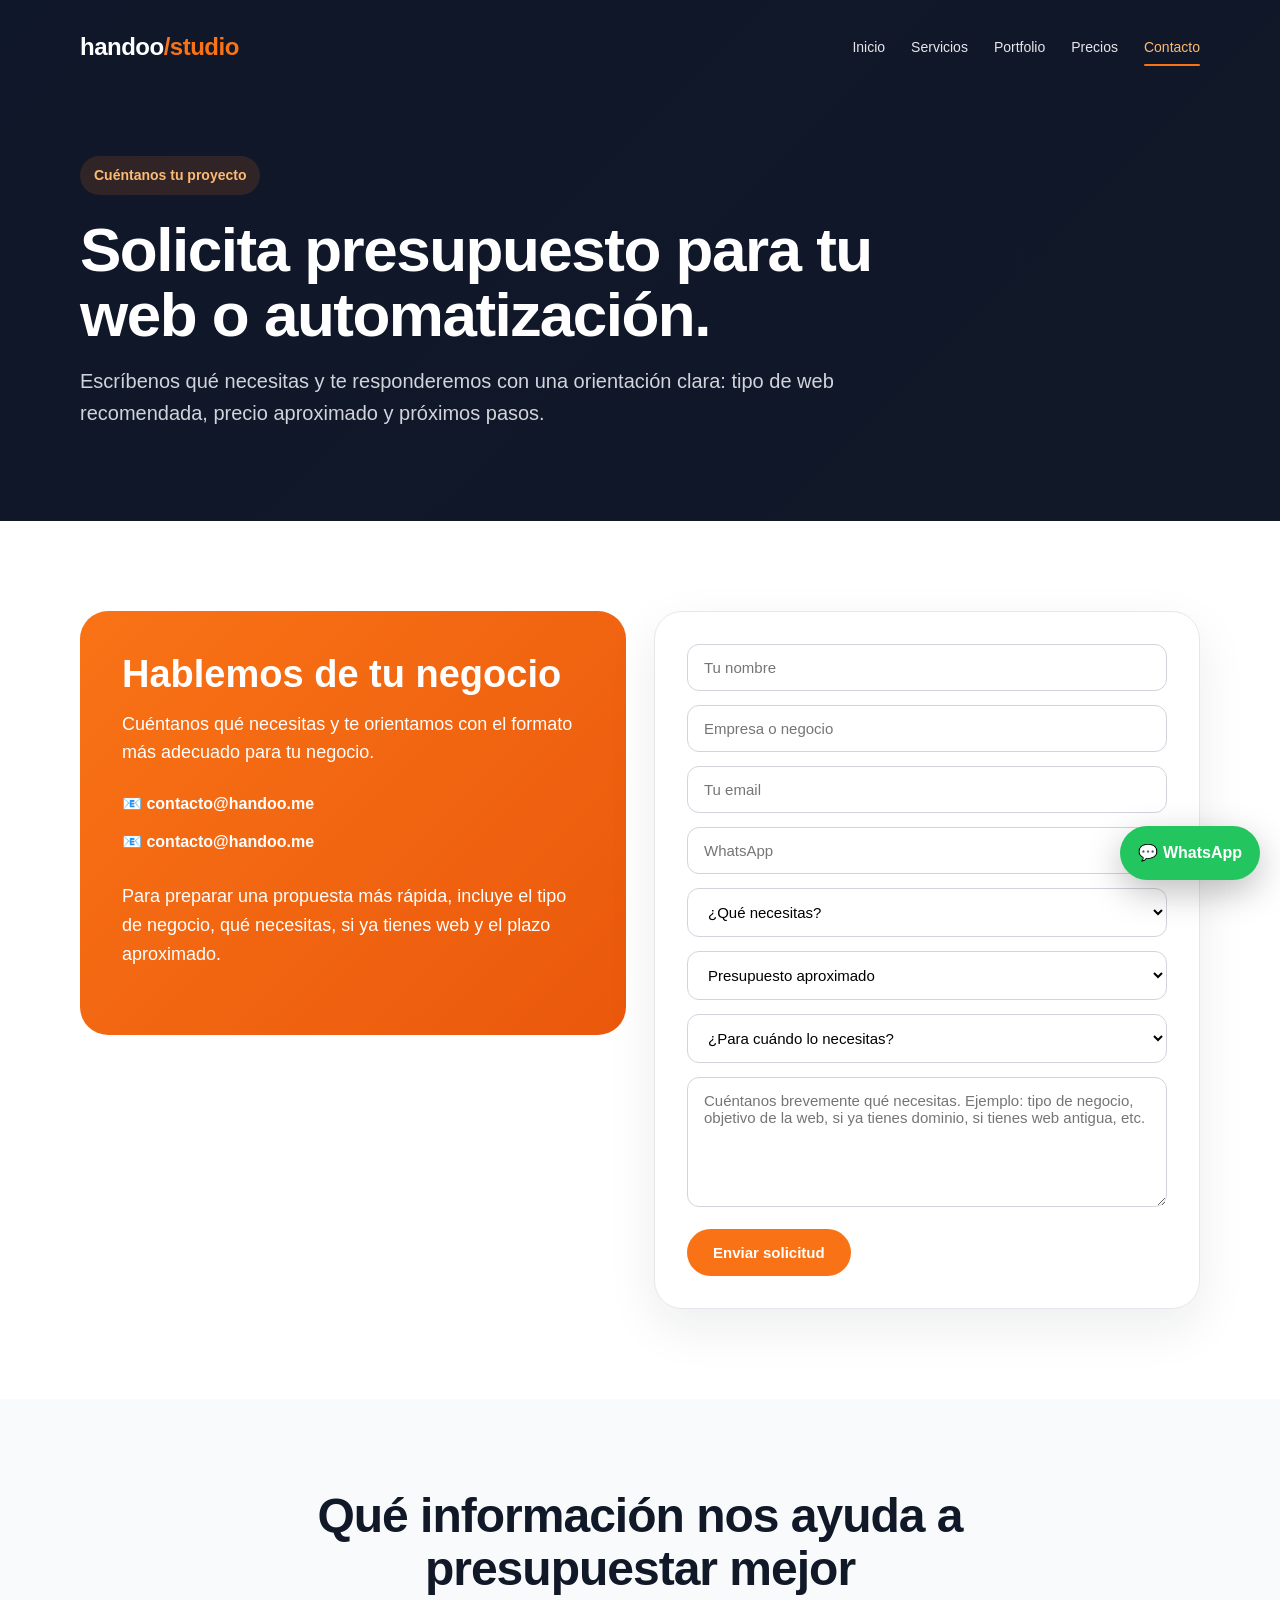
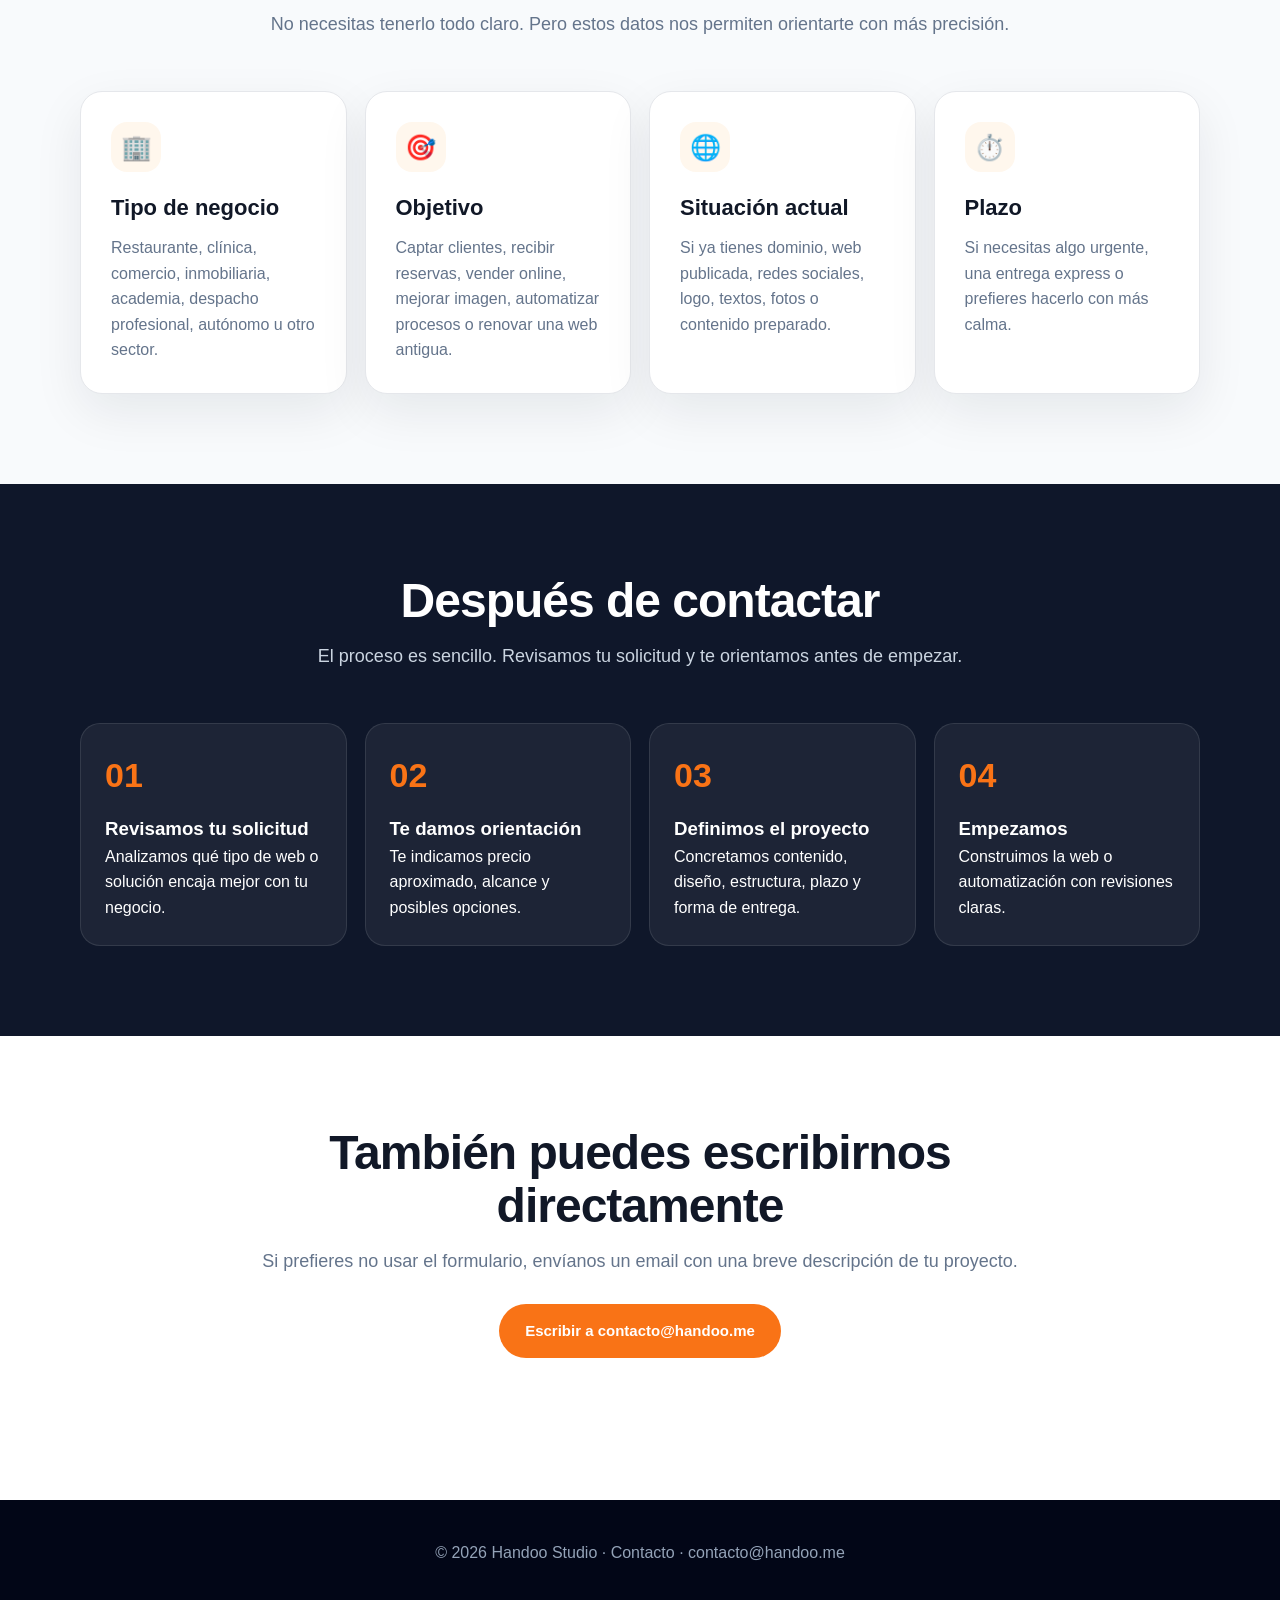
<file: contacto.html>
<!DOCTYPE html>
<html lang="es">
<head>
  <meta charset="UTF-8" />
  <meta name="viewport" content="width=device-width, initial-scale=1.0" />

  <title>Contacto | Handoo Studio</title>
  <meta name="description" content="Contacta con Handoo Studio para solicitar una landing page, web corporativa, tienda online, restyling web o automatización con IA." />

  <link rel="stylesheet" href="assets/css/style.css">
</head>

<body>

<header class="page-hero" data-edit-bg="page.contact.cover">
  <div class="container">

    <nav class="navbar">
      <a href="index.html" class="logo">handoo<span>/studio</span></a>

      <div class="navlinks">
        <a href="index.html">Inicio</a>
        <a href="servicios.html">Servicios</a>
        <a href="portfolio.html">Portfolio</a>
        <a href="precios.html">Precios</a>
        <a href="contacto.html">Contacto</a>
      </div>
    </nav>

    <div class="page-hero-content">
      <div class="badge">Cuéntanos tu proyecto</div>

      <h1>Solicita presupuesto para tu web o automatización.</h1>

      <p>
        Escríbenos qué necesitas y te responderemos con una orientación clara: tipo de web recomendada, precio aproximado y próximos pasos.
      </p>
    </div>

  </div>
</header>

<main>

  <section class="section section-soft">
    <div class="container">

      <div class="contact-grid">

        <div class="contact-info">
          <h2>Hablemos de tu negocio</h2>

          <p data-edit="contact.cta">
            Cuéntanos qué necesitas y te orientamos con el formato más adecuado para tu negocio.
          </p>

          <a href="mailto:contacto@handoo.me" data-edit-mailto="contact.email">📧 contacto@handoo.me</a>
          <a href="mailto:contacto@handoo.me?subject=Solicitud%20de%20presupuesto%20Handoo%20Studio" data-edit-mailto="contact.email" data-mail-subject="Solicitud de presupuesto Handoo Studio">📧 contacto@handoo.me</a>

          <p style="margin-top:28px;">
            Para preparar una propuesta más rápida, incluye el tipo de negocio, qué necesitas, si ya tienes web y el plazo aproximado.
          </p>
        </div>

        <form class="form-card" action="mailto:contacto@handoo.me" method="post" enctype="text/plain">
          <input type="text" name="Nombre" placeholder="Tu nombre" required>
          <input type="text" name="Empresa" placeholder="Empresa o negocio">
          <input type="email" name="Email" placeholder="Tu email" required>
          <input type="text" name="WhatsApp" placeholder="WhatsApp">

          <select name="Tipo de proyecto" required>
            <option value="">¿Qué necesitas?</option>
            <option>Landing Page</option>
            <option>Web corporativa</option>
            <option>Tienda online</option>
            <option>Restyling web</option>
            <option>Automatización IA</option>
            <option>Mantenimiento web</option>
            <option>No lo tengo claro</option>
          </select>

          <select name="Presupuesto aproximado">
            <option value="">Presupuesto aproximado</option>
            <option>Hasta 300€</option>
            <option>300€ - 700€</option>
            <option>700€ - 1.500€</option>
            <option>Más de 1.500€</option>
            <option>No lo tengo claro</option>
          </select>

          <select name="Plazo">
            <option value="">¿Para cuándo lo necesitas?</option>
            <option>Lo antes posible</option>
            <option>Esta semana</option>
            <option>Este mes</option>
            <option>No tengo prisa</option>
          </select>

          <textarea name="Mensaje" placeholder="Cuéntanos brevemente qué necesitas. Ejemplo: tipo de negocio, objetivo de la web, si ya tienes dominio, si tienes web antigua, etc."></textarea>

          <button class="btn btn-primary" type="submit">Enviar solicitud</button>
        </form>

      </div>

    </div>
  </section>

  <section class="section">
    <div class="container">

      <div class="section-title">
        <h2>Qué información nos ayuda a presupuestar mejor</h2>
        <p>
          No necesitas tenerlo todo claro. Pero estos datos nos permiten orientarte con más precisión.
        </p>
      </div>

      <div class="grid-4">

        <div class="card">
          <div class="card-icon">🏢</div>
          <h3>Tipo de negocio</h3>
          <p>
            Restaurante, clínica, comercio, inmobiliaria, academia, despacho profesional, autónomo u otro sector.
          </p>
        </div>

        <div class="card">
          <div class="card-icon">🎯</div>
          <h3>Objetivo</h3>
          <p>
            Captar clientes, recibir reservas, vender online, mejorar imagen, automatizar procesos o renovar una web antigua.
          </p>
        </div>

        <div class="card">
          <div class="card-icon">🌐</div>
          <h3>Situación actual</h3>
          <p>
            Si ya tienes dominio, web publicada, redes sociales, logo, textos, fotos o contenido preparado.
          </p>
        </div>

        <div class="card">
          <div class="card-icon">⏱️</div>
          <h3>Plazo</h3>
          <p>
            Si necesitas algo urgente, una entrega express o prefieres hacerlo con más calma.
          </p>
        </div>

      </div>

    </div>
  </section>

  <section class="section section-dark">
    <div class="container">

      <div class="section-title">
        <h2>Después de contactar</h2>
        <p>
          El proceso es sencillo. Revisamos tu solicitud y te orientamos antes de empezar.
        </p>
      </div>

      <div class="grid-4">

        <div class="step">
          <div class="step-number">01</div>
          <h3>Revisamos tu solicitud</h3>
          <p>Analizamos qué tipo de web o solución encaja mejor con tu negocio.</p>
        </div>

        <div class="step">
          <div class="step-number">02</div>
          <h3>Te damos orientación</h3>
          <p>Te indicamos precio aproximado, alcance y posibles opciones.</p>
        </div>

        <div class="step">
          <div class="step-number">03</div>
          <h3>Definimos el proyecto</h3>
          <p>Concretamos contenido, diseño, estructura, plazo y forma de entrega.</p>
        </div>

        <div class="step">
          <div class="step-number">04</div>
          <h3>Empezamos</h3>
          <p>Construimos la web o automatización con revisiones claras.</p>
        </div>

      </div>

    </div>
  </section>

  <section class="section section-soft">
    <div class="container">

      <div class="section-title">
        <h2>También puedes escribirnos directamente</h2>
        <p>
          Si prefieres no usar el formulario, envíanos un email con una breve descripción de tu proyecto.
        </p>

        <div style="margin-top:28px;">
          <a href="mailto:contacto@handoo.me?subject=Solicitud%20de%20presupuesto%20Handoo%20Studio" class="btn btn-primary">
            Escribir a contacto@handoo.me
          </a>
        </div>
      </div>

    </div>
  </section>

</main>

<footer class="footer">
  <div class="container">
    © 2026 Handoo Studio · Contacto · <span data-edit="contact.email">contacto@handoo.me</span>
  </div>
</footer>

<a class="whatsapp" href="mailto:contacto@handoo.me?subject=Solicitud%20de%20presupuesto%20Handoo%20Studio">💬 WhatsApp</a>

<script src="assets/js/content-loader.js"></script>
<script src="assets/js/main.js"></script>
</body>
</html>
</file>
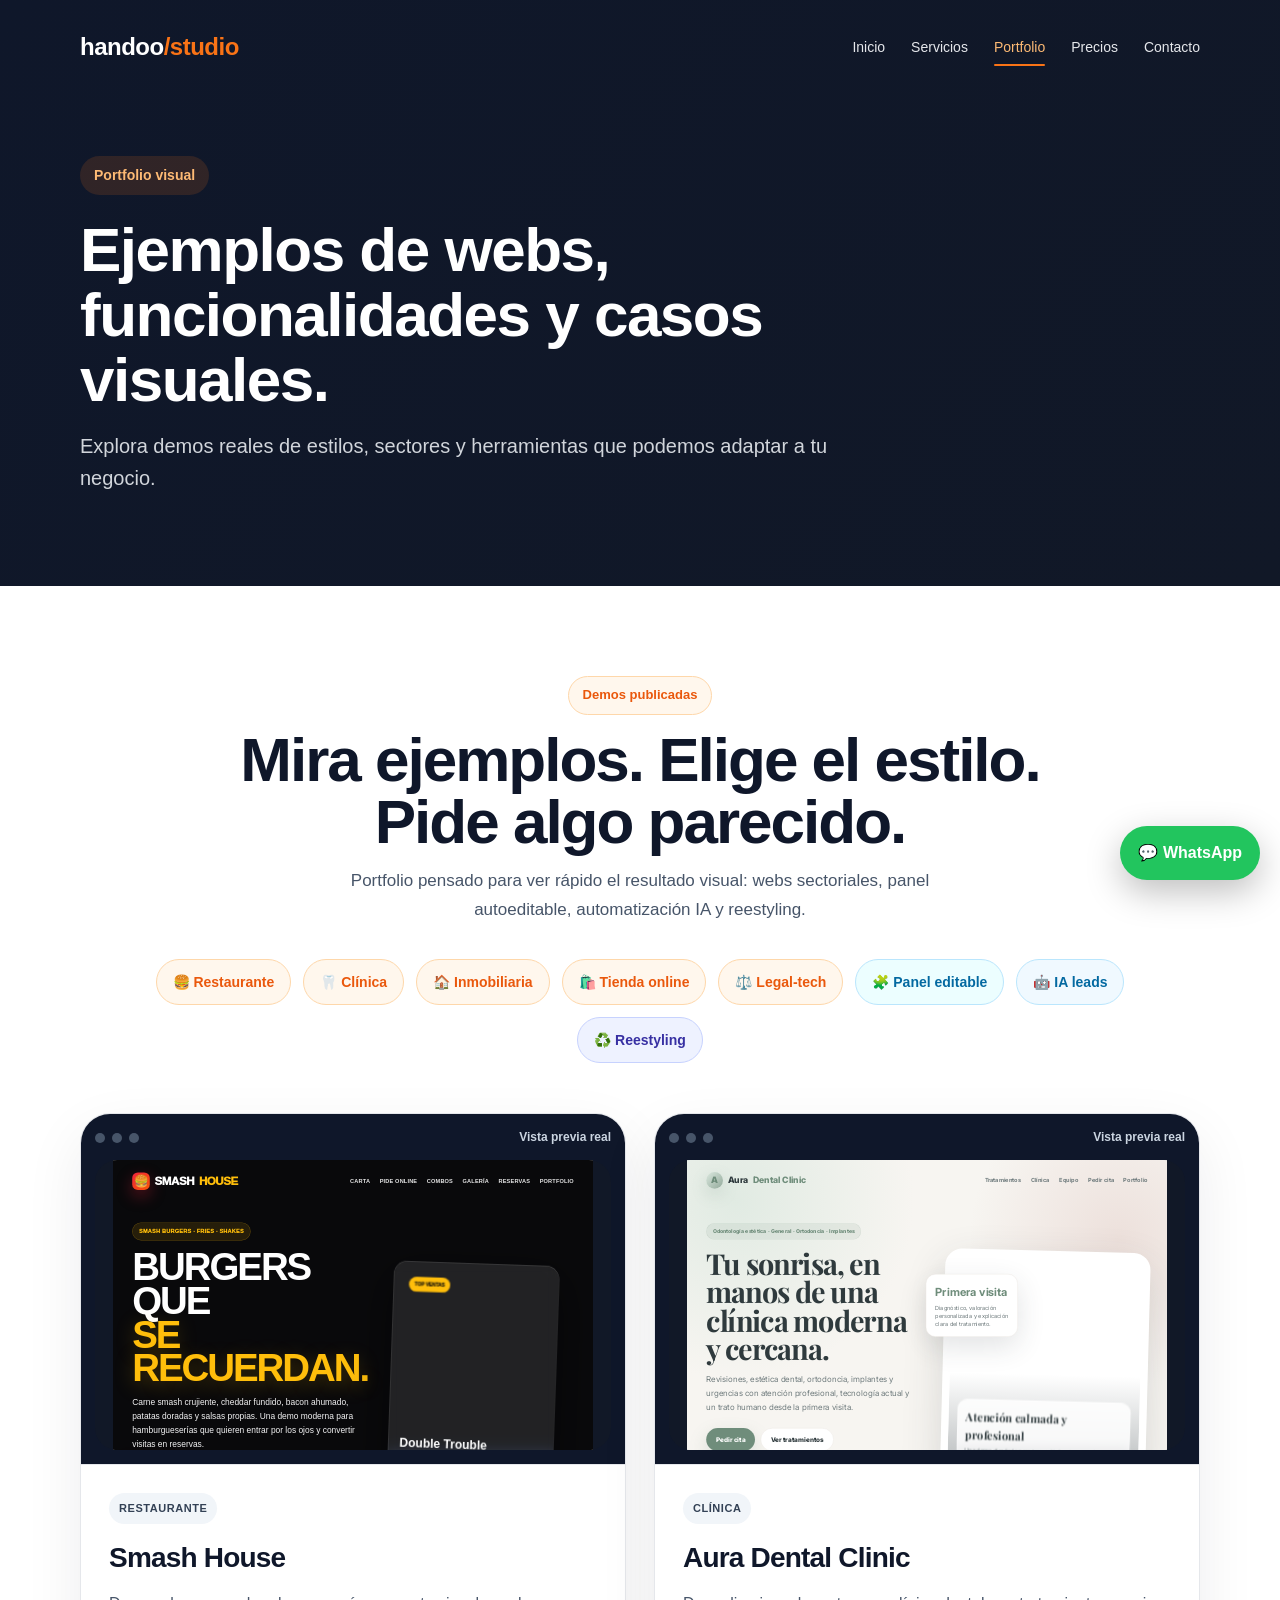
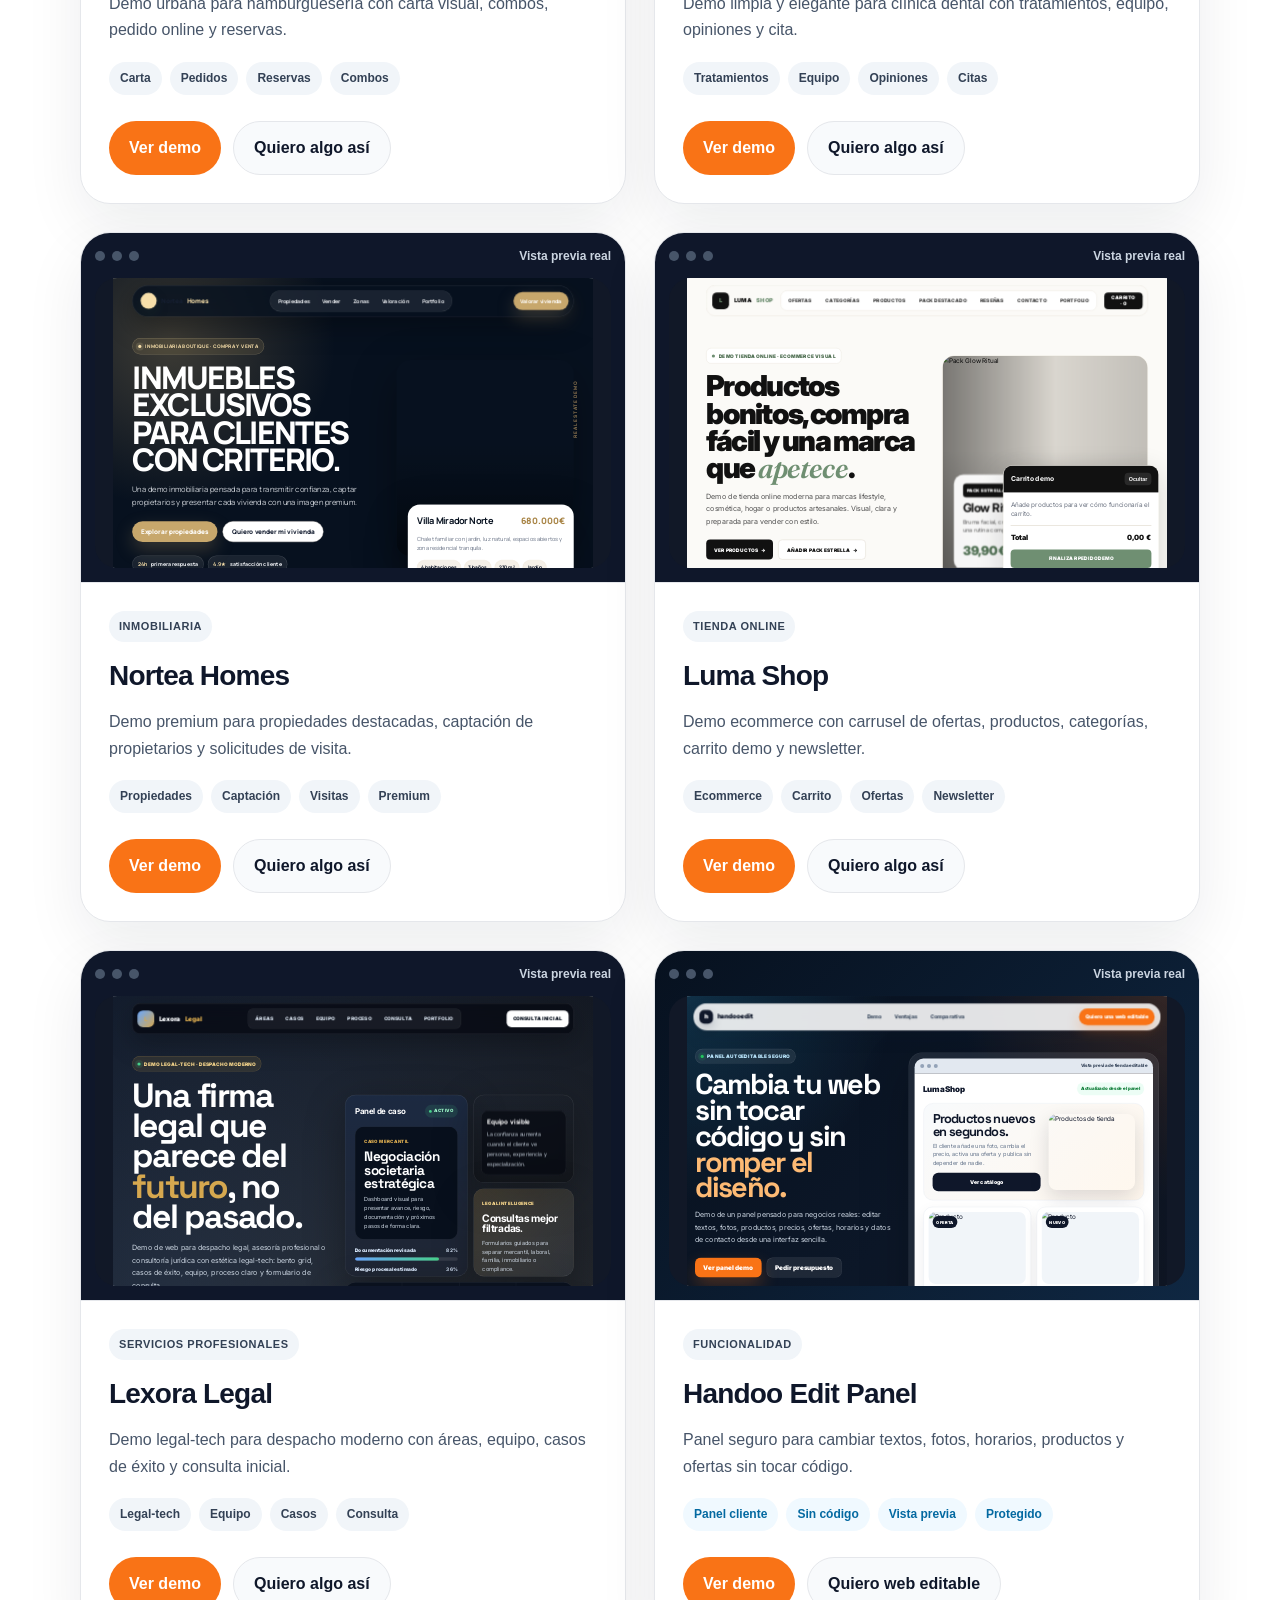
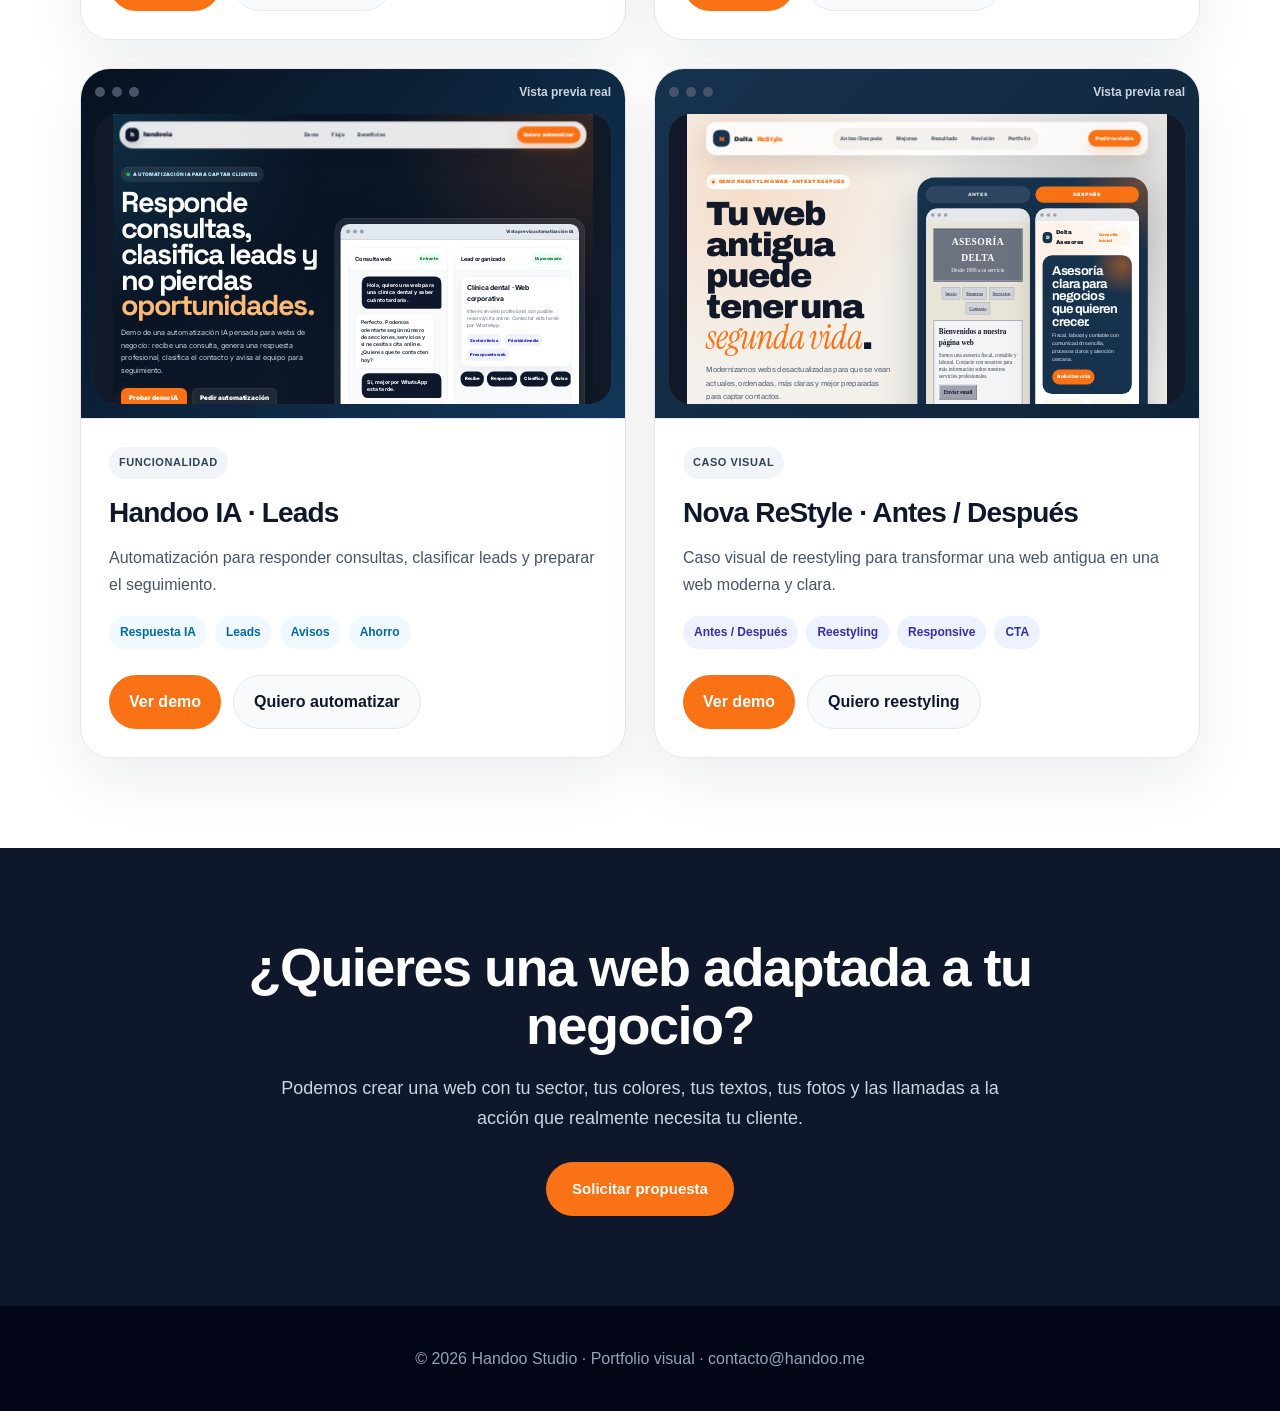
<file: portfolio.html>
<!DOCTYPE html>
<html lang="es">
<head>
  <meta charset="UTF-8" />
  <meta name="viewport" content="width=device-width, initial-scale=1.0" />

  <title>Portfolio | Handoo Studio</title>
  <meta name="description" content="Portfolio visual de Handoo Studio: demos de webs sectoriales, tienda online, panel autoeditable, automatización IA y reestyling web." />

  <link rel="stylesheet" href="assets/css/style.css">

  <style>
    .portfolio-demos{
      background:#ffffff;
      padding:90px 0;
    }

    .portfolio-intro{
      max-width:820px;
      margin:0 auto 34px;
      text-align:center;
    }

    .portfolio-intro .section-kicker{
      display:inline-flex;
      width:fit-content;
      margin-bottom:14px;
      padding:8px 14px;
      border-radius:999px;
      background:#fff7ed;
      color:#ea580c;
      border:1px solid #fed7aa;
      font-size:13px;
      font-weight:900;
    }

    .portfolio-intro h2{
      margin:0 0 14px;
      color:#0f172a;
      font-size:clamp(38px,5vw,62px);
      line-height:1;
      letter-spacing:-2px;
    }

    .portfolio-intro p{
      max-width:680px;
      margin:0 auto;
      color:#475569;
      font-size:17px;
      line-height:1.7;
      font-weight:500;
    }

    .demo-tabs{
      display:flex;
      flex-wrap:wrap;
      justify-content:center;
      gap:12px;
      max-width:1040px;
      margin:0 auto 50px;
    }

    .demo-tab{
      display:inline-flex;
      align-items:center;
      gap:8px;
      padding:11px 16px;
      border-radius:999px;
      background:#f8fafc;
      border:1px solid #e5e7eb;
      color:#334155;
      font-weight:800;
      font-size:14px;
    }

    .demo-tab.available{
      background:#fff7ed;
      border-color:#fed7aa;
      color:#ea580c;
    }

    .demo-tab.service{
      background:#eef2ff;
      border-color:#c7d2fe;
      color:#3730a3;
    }

    .demo-tab.tool{
      background:#ecfeff;
      border-color:#bae6fd;
      color:#0369a1;
    }

    .demo-tab.ai{
      background:#f0f9ff;
      border-color:#bae6fd;
      color:#0369a1;
    }

    .demo-grid{
      display:grid;
      grid-template-columns:1fr 1fr;
      gap:28px;
    }

    .demo-preview-card{
      background:white;
      border:1px solid #e5e7eb;
      border-radius:30px;
      overflow:hidden;
      box-shadow:0 22px 60px rgba(15,23,42,.075);
      transition:.22s ease;
      display:flex;
      flex-direction:column;
    }

    .demo-preview-card:hover{
      transform:translateY(-6px);
      box-shadow:0 34px 90px rgba(15,23,42,.13);
    }

    .demo-browser{
      background:#0f172a;
      padding:14px;
      border-bottom:1px solid #e5e7eb;
    }

    .demo-preview-card.tool-demo .demo-browser{
      background:linear-gradient(135deg,#07111f,#0f2742);
    }

    .demo-preview-card.ai-demo-card .demo-browser{
      background:linear-gradient(135deg,#07111f,#12385b);
    }

    .demo-preview-card.service-demo .demo-browser{
      background:linear-gradient(135deg,#17324d,#0f2438);
    }

    .demo-browser-top{
      display:flex;
      align-items:center;
      justify-content:space-between;
      margin-bottom:12px;
    }

    .demo-dots{
      display:flex;
      gap:7px;
    }

    .demo-dots span{
      width:10px;
      height:10px;
      border-radius:50%;
      background:#475569;
    }

    .demo-browser-label{
      color:#cbd5e1;
      font-size:12px;
      font-weight:800;
    }

    .demo-preview{
      height:290px;
      background:#111827;
      border-radius:22px;
      overflow:hidden;
      position:relative;
    }

    .demo-preview iframe{
      position:absolute;
      left:50%;
      top:0;
      width:1200px;
      height:820px;
      border:0;
      transform:translateX(-50%) scale(.40);
      transform-origin:top center;
      pointer-events:none;
      background:white;
    }

    .demo-content{
      padding:28px;
      flex:1;
      display:flex;
      flex-direction:column;
    }

    .demo-category{
      display:inline-flex;
      width:fit-content;
      margin-bottom:12px;
      padding:7px 10px;
      border-radius:999px;
      background:#f1f5f9;
      color:#334155;
      font-size:11px;
      font-weight:900;
      text-transform:uppercase;
      letter-spacing:.55px;
    }

    .demo-content h3{
      font-size:28px;
      color:#0f172a;
      letter-spacing:-.8px;
      margin:0 0 10px;
    }

    .demo-content p{
      color:#475569;
      line-height:1.65;
      margin:0 0 18px;
      font-weight:500;
    }

    .demo-features{
      display:flex;
      flex-wrap:wrap;
      gap:8px;
      margin-bottom:22px;
    }

    .demo-feature{
      background:#f1f5f9;
      color:#334155;
      border-radius:999px;
      padding:7px 11px;
      font-size:12px;
      font-weight:800;
    }

    .tool-demo .demo-feature,
    .ai-demo-card .demo-feature{
      background:#f0f9ff;
      color:#0369a1;
      border-color:#bae6fd;
    }

    .service-demo .demo-feature{
      background:#eef2ff;
      color:#3730a3;
    }

    .demo-actions{
      display:flex;
      flex-wrap:wrap;
      gap:12px;
      margin-top:auto;
    }

    .demo-main-link{
      display:inline-flex;
      align-items:center;
      justify-content:center;
      padding:13px 20px;
      border-radius:999px;
      background:#f97316;
      color:white;
      font-weight:900;
      transition:.2s ease;
    }

    .demo-main-link:hover{
      background:#ea580c;
      transform:translateY(-2px);
    }

    .demo-secondary-link{
      display:inline-flex;
      align-items:center;
      justify-content:center;
      padding:13px 20px;
      border-radius:999px;
      background:#f8fafc;
      color:#0f172a;
      border:1px solid #e5e7eb;
      font-weight:900;
      transition:.2s ease;
    }

    .demo-secondary-link:hover{
      background:#0f172a;
      color:white;
    }

    .portfolio-note{
      background:#0f172a;
      color:white;
      padding:90px 0;
      text-align:center;
    }

    .portfolio-note h2{
      font-size:clamp(34px,5vw,54px);
      line-height:1.08;
      letter-spacing:-1.5px;
      max-width:850px;
      margin:0 auto 18px;
    }

    .portfolio-note p{
      color:#cbd5e1;
      max-width:760px;
      margin:0 auto 28px;
      font-size:18px;
      line-height:1.7;
    }

    @media(max-width:980px){
      .demo-grid{
        grid-template-columns:1fr;
      }

      .demo-preview{
        height:255px;
      }

      .demo-preview iframe{
        transform:translateX(-50%) scale(.34);
      }

      .demo-content{
        padding:24px;
      }
    }

    @media(max-width:640px){
      .portfolio-demos{
        padding:70px 0;
      }

      .demo-preview{
        height:230px;
      }

      .demo-preview iframe{
        transform:translateX(-50%) scale(.30);
      }

      .demo-actions a{
        width:100%;
      }
    }
  
    .demo-preview.has-custom-preview iframe{opacity:0 !important;}
    .demo-preview.has-custom-preview{background-size:cover;background-position:center;}
  </style>
</head>

<body>

<header class="page-hero" data-edit-bg="page.portfolio.cover">
  <div class="container">

    <nav class="navbar">
      <a href="index.html" class="logo">handoo<span>/studio</span></a>

      <div class="navlinks">
        <a href="index.html">Inicio</a>
        <a href="servicios.html">Servicios</a>
        <a href="portfolio.html">Portfolio</a>
        <a href="precios.html">Precios</a>
        <a href="contacto.html">Contacto</a>
      </div>
    </nav>

    <div class="page-hero-content">
      <div class="badge">Portfolio visual</div>

      <h1>Ejemplos de webs, funcionalidades y casos visuales.</h1>

      <p>
        Explora demos reales de estilos, sectores y herramientas que podemos adaptar a tu negocio.
      </p>
    </div>

  </div>
</header>

<main>

  <section class="portfolio-demos">
    <div class="container">

      <div class="portfolio-intro">
        <span class="section-kicker">Demos publicadas</span>
        <h2>Mira ejemplos. Elige el estilo. Pide algo parecido.</h2>
        <p>
          Portfolio pensado para ver rápido el resultado visual: webs sectoriales, panel autoeditable, automatización IA y reestyling.
        </p>
      </div>

      <div class="demo-tabs">
        <a href="demos/restaurante/index.html" class="demo-tab available">🍔 Restaurante</a>
        <a href="demos/clinica/index.html" class="demo-tab available">🦷 Clínica</a>
        <a href="demos/inmobiliaria/index.html" class="demo-tab available">🏠 Inmobiliaria</a>
        <a href="demos/tienda/index.html" class="demo-tab available">🛍️ Tienda online</a>
        <a href="demos/legal/index.html" class="demo-tab available">⚖️ Legal-tech</a>
        <a href="demos/editor/index.html" class="demo-tab tool">🧩 Panel editable</a>
        <a href="demos/ia/index.html" class="demo-tab ai">🤖 IA leads</a>
        <a href="demos/restyling/index.html" class="demo-tab service">♻️ Reestyling</a>
      </div>

      <div class="demo-grid">

        <article class="demo-preview-card">
          <div class="demo-browser">
            <div class="demo-browser-top">
              <div class="demo-dots"><span></span><span></span><span></span></div>
              <div class="demo-browser-label">Vista previa real</div>
            </div>

            <div class="demo-preview" data-edit-preview="portfolio.demo.restaurant.image">
              <iframe src="demos/restaurante/index.html" title="Smash House demo"></iframe>
            </div>
          </div>

          <div class="demo-content">
            <span class="demo-category">Restaurante</span>
            <h3>Smash House</h3>
            <p>Demo urbana para hamburguesería con carta visual, combos, pedido online y reservas.</p>

            <div class="demo-features">
              <span class="demo-feature">Carta</span>
              <span class="demo-feature">Pedidos</span>
              <span class="demo-feature">Reservas</span>
              <span class="demo-feature">Combos</span>
            </div>

            <div class="demo-actions">
              <a href="demos/restaurante/index.html" class="demo-main-link">Ver demo</a>
              <a href="contacto.html" class="demo-secondary-link">Quiero algo así</a>
            </div>
          </div>
        </article>

        <article class="demo-preview-card">
          <div class="demo-browser">
            <div class="demo-browser-top">
              <div class="demo-dots"><span></span><span></span><span></span></div>
              <div class="demo-browser-label">Vista previa real</div>
            </div>

            <div class="demo-preview" data-edit-preview="portfolio.demo.clinic.image">
              <iframe src="demos/clinica/index.html" title="Aura Dental Clinic demo"></iframe>
            </div>
          </div>

          <div class="demo-content">
            <span class="demo-category">Clínica</span>
            <h3>Aura Dental Clinic</h3>
            <p>Demo limpia y elegante para clínica dental con tratamientos, equipo, opiniones y cita.</p>

            <div class="demo-features">
              <span class="demo-feature">Tratamientos</span>
              <span class="demo-feature">Equipo</span>
              <span class="demo-feature">Opiniones</span>
              <span class="demo-feature">Citas</span>
            </div>

            <div class="demo-actions">
              <a href="demos/clinica/index.html" class="demo-main-link">Ver demo</a>
              <a href="contacto.html" class="demo-secondary-link">Quiero algo así</a>
            </div>
          </div>
        </article>

        <article class="demo-preview-card">
          <div class="demo-browser">
            <div class="demo-browser-top">
              <div class="demo-dots"><span></span><span></span><span></span></div>
              <div class="demo-browser-label">Vista previa real</div>
            </div>

            <div class="demo-preview" data-edit-preview="portfolio.demo.realestate.image">
              <iframe src="demos/inmobiliaria/index.html" title="Nortea Homes demo"></iframe>
            </div>
          </div>

          <div class="demo-content">
            <span class="demo-category">Inmobiliaria</span>
            <h3>Nortea Homes</h3>
            <p>Demo premium para propiedades destacadas, captación de propietarios y solicitudes de visita.</p>

            <div class="demo-features">
              <span class="demo-feature">Propiedades</span>
              <span class="demo-feature">Captación</span>
              <span class="demo-feature">Visitas</span>
              <span class="demo-feature">Premium</span>
            </div>

            <div class="demo-actions">
              <a href="demos/inmobiliaria/index.html" class="demo-main-link">Ver demo</a>
              <a href="contacto.html" class="demo-secondary-link">Quiero algo así</a>
            </div>
          </div>
        </article>

        <article class="demo-preview-card">
          <div class="demo-browser">
            <div class="demo-browser-top">
              <div class="demo-dots"><span></span><span></span><span></span></div>
              <div class="demo-browser-label">Vista previa real</div>
            </div>

            <div class="demo-preview" data-edit-preview="portfolio.demo.shop.image">
              <iframe src="demos/tienda/index.html" title="Luma Shop demo"></iframe>
            </div>
          </div>

          <div class="demo-content">
            <span class="demo-category">Tienda online</span>
            <h3>Luma Shop</h3>
            <p>Demo ecommerce con carrusel de ofertas, productos, categorías, carrito demo y newsletter.</p>

            <div class="demo-features">
              <span class="demo-feature">Ecommerce</span>
              <span class="demo-feature">Carrito</span>
              <span class="demo-feature">Ofertas</span>
              <span class="demo-feature">Newsletter</span>
            </div>

            <div class="demo-actions">
              <a href="demos/tienda/index.html" class="demo-main-link">Ver demo</a>
              <a href="contacto.html" class="demo-secondary-link">Quiero algo así</a>
            </div>
          </div>
        </article>

        <article class="demo-preview-card">
          <div class="demo-browser">
            <div class="demo-browser-top">
              <div class="demo-dots"><span></span><span></span><span></span></div>
              <div class="demo-browser-label">Vista previa real</div>
            </div>

            <div class="demo-preview" data-edit-preview="portfolio.demo.legal.image">
              <iframe src="demos/legal/index.html" title="Lexora Legal demo"></iframe>
            </div>
          </div>

          <div class="demo-content">
            <span class="demo-category">Servicios profesionales</span>
            <h3>Lexora Legal</h3>
            <p>Demo legal-tech para despacho moderno con áreas, equipo, casos de éxito y consulta inicial.</p>

            <div class="demo-features">
              <span class="demo-feature">Legal-tech</span>
              <span class="demo-feature">Equipo</span>
              <span class="demo-feature">Casos</span>
              <span class="demo-feature">Consulta</span>
            </div>

            <div class="demo-actions">
              <a href="demos/legal/index.html" class="demo-main-link">Ver demo</a>
              <a href="contacto.html" class="demo-secondary-link">Quiero algo así</a>
            </div>
          </div>
        </article>

        <article class="demo-preview-card tool-demo">
          <div class="demo-browser">
            <div class="demo-browser-top">
              <div class="demo-dots"><span></span><span></span><span></span></div>
              <div class="demo-browser-label">Vista previa real</div>
            </div>

            <div class="demo-preview" data-edit-preview="portfolio.demo.editor.image">
              <iframe src="demos/editor/index.html" title="Panel autoeditable demo"></iframe>
            </div>
          </div>

          <div class="demo-content">
            <span class="demo-category">Funcionalidad</span>
            <h3>Handoo Edit Panel</h3>
            <p>Panel seguro para cambiar textos, fotos, horarios, productos y ofertas sin tocar código.</p>

            <div class="demo-features">
              <span class="demo-feature">Panel cliente</span>
              <span class="demo-feature">Sin código</span>
              <span class="demo-feature">Vista previa</span>
              <span class="demo-feature">Protegido</span>
            </div>

            <div class="demo-actions">
              <a href="demos/editor/index.html" class="demo-main-link">Ver demo</a>
              <a href="contacto.html" class="demo-secondary-link">Quiero web editable</a>
            </div>
          </div>
        </article>

        <article class="demo-preview-card ai-demo-card">
          <div class="demo-browser">
            <div class="demo-browser-top">
              <div class="demo-dots"><span></span><span></span><span></span></div>
              <div class="demo-browser-label">Vista previa real</div>
            </div>

            <div class="demo-preview" data-edit-preview="portfolio.demo.ai.image">
              <iframe src="demos/ia/index.html" title="Demo automatización IA"></iframe>
            </div>
          </div>

          <div class="demo-content">
            <span class="demo-category">Funcionalidad</span>
            <h3>Handoo IA · Leads</h3>
            <p>Automatización para responder consultas, clasificar leads y preparar el seguimiento.</p>

            <div class="demo-features">
              <span class="demo-feature">Respuesta IA</span>
              <span class="demo-feature">Leads</span>
              <span class="demo-feature">Avisos</span>
              <span class="demo-feature">Ahorro</span>
            </div>

            <div class="demo-actions">
              <a href="demos/ia/index.html" class="demo-main-link">Ver demo</a>
              <a href="contacto.html" class="demo-secondary-link">Quiero automatizar</a>
            </div>
          </div>
        </article>

        <article class="demo-preview-card service-demo">
          <div class="demo-browser">
            <div class="demo-browser-top">
              <div class="demo-dots"><span></span><span></span><span></span></div>
              <div class="demo-browser-label">Vista previa real</div>
            </div>

            <div class="demo-preview" data-edit-preview="portfolio.demo.restyling.image">
              <iframe src="demos/restyling/index.html" title="Reestyling demo"></iframe>
            </div>
          </div>

          <div class="demo-content">
            <span class="demo-category">Caso visual</span>
            <h3>Nova ReStyle · Antes / Después</h3>
            <p>Caso visual de reestyling para transformar una web antigua en una web moderna y clara.</p>

            <div class="demo-features">
              <span class="demo-feature">Antes / Después</span>
              <span class="demo-feature">Reestyling</span>
              <span class="demo-feature">Responsive</span>
              <span class="demo-feature">CTA</span>
            </div>

            <div class="demo-actions">
              <a href="demos/restyling/index.html" class="demo-main-link">Ver demo</a>
              <a href="contacto.html" class="demo-secondary-link">Quiero reestyling</a>
            </div>
          </div>
        </article>

      </div>

    </div>
  </section>

  <section class="portfolio-note">
    <div class="container">
      <h2>¿Quieres una web adaptada a tu negocio?</h2>
      <p>
        Podemos crear una web con tu sector, tus colores, tus textos, tus fotos y las llamadas a la acción que realmente necesita tu cliente.
      </p>

      <a href="contacto.html" class="btn btn-primary">Solicitar propuesta</a>
    </div>
  </section>

</main>

<footer class="footer">
  <div class="container">
    © 2026 Handoo Studio · Portfolio visual · <span data-edit="contact.email">contacto@handoo.me</span>
  </div>
</footer>

<a class="whatsapp" href="contacto.html">💬 WhatsApp</a>

<script src="assets/js/content-loader.js"></script>
<script src="assets/js/main.js"></script>
</body>
</html>
</file>
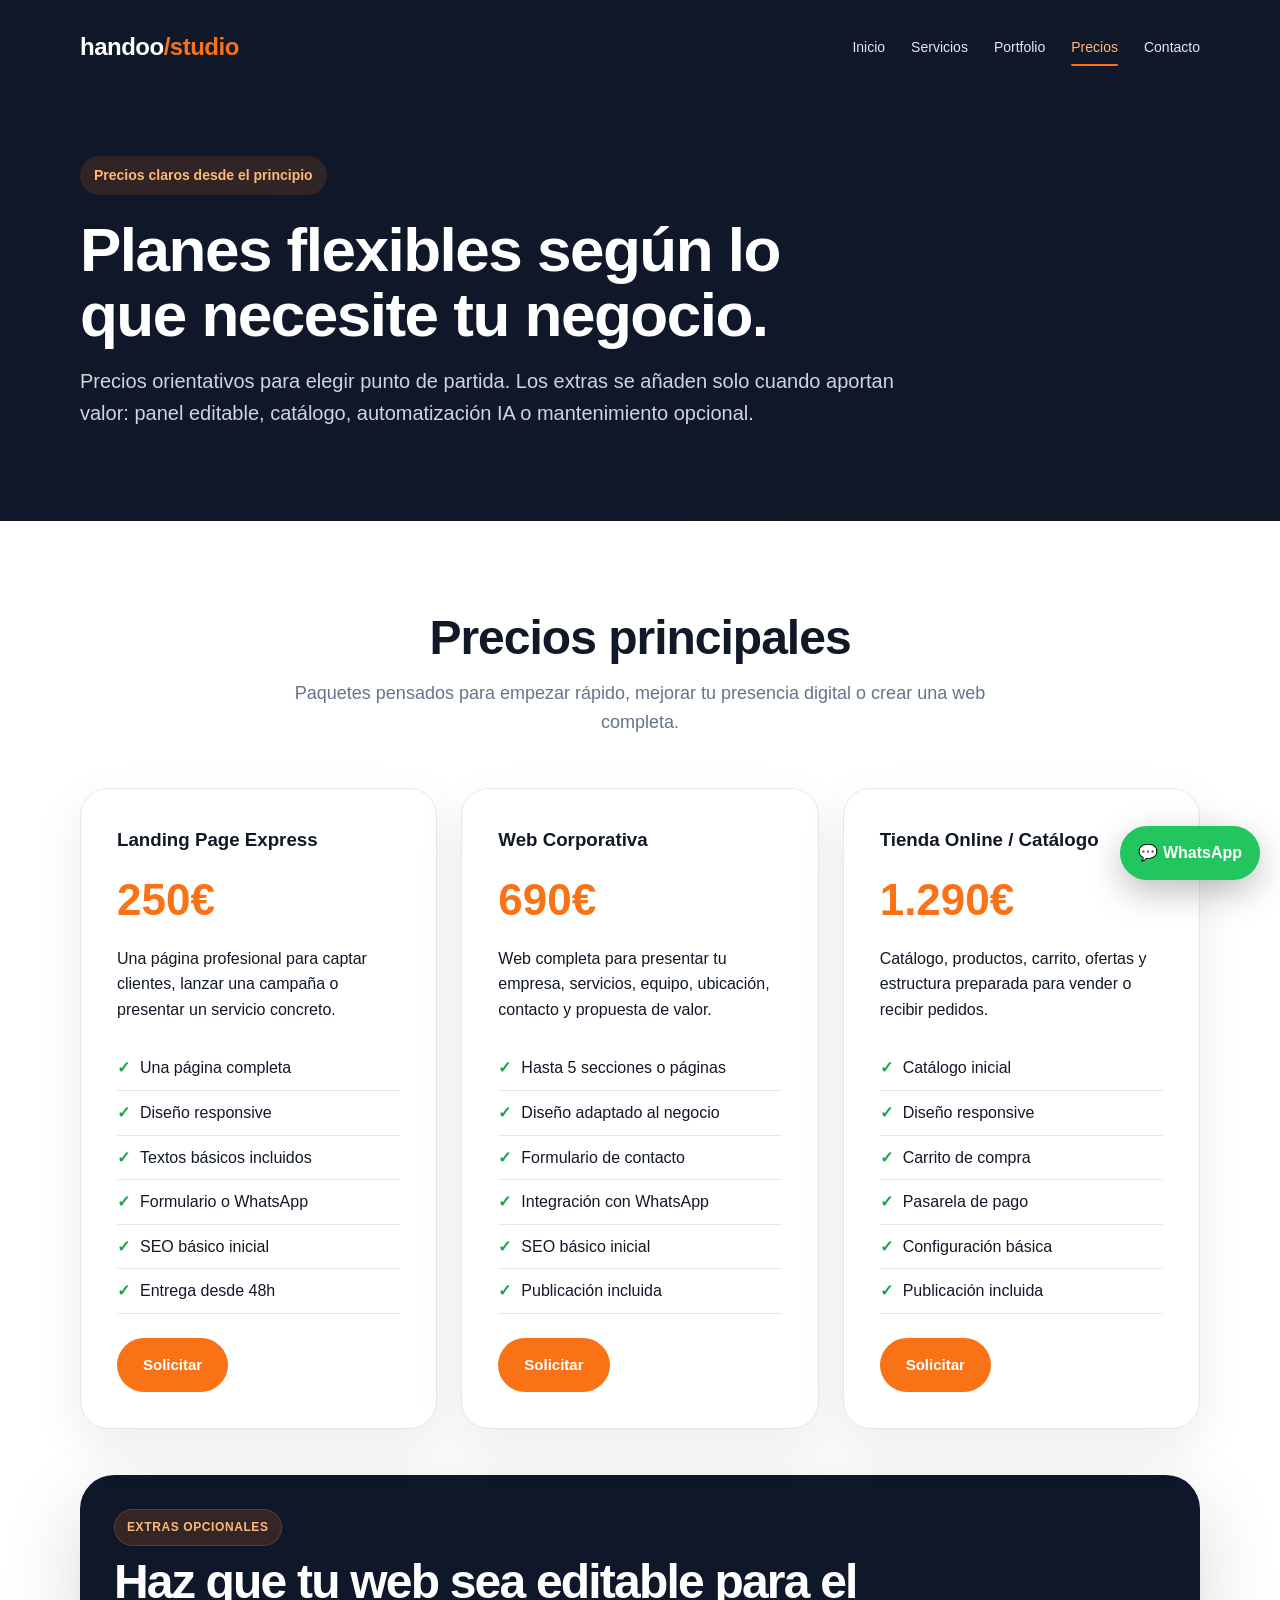
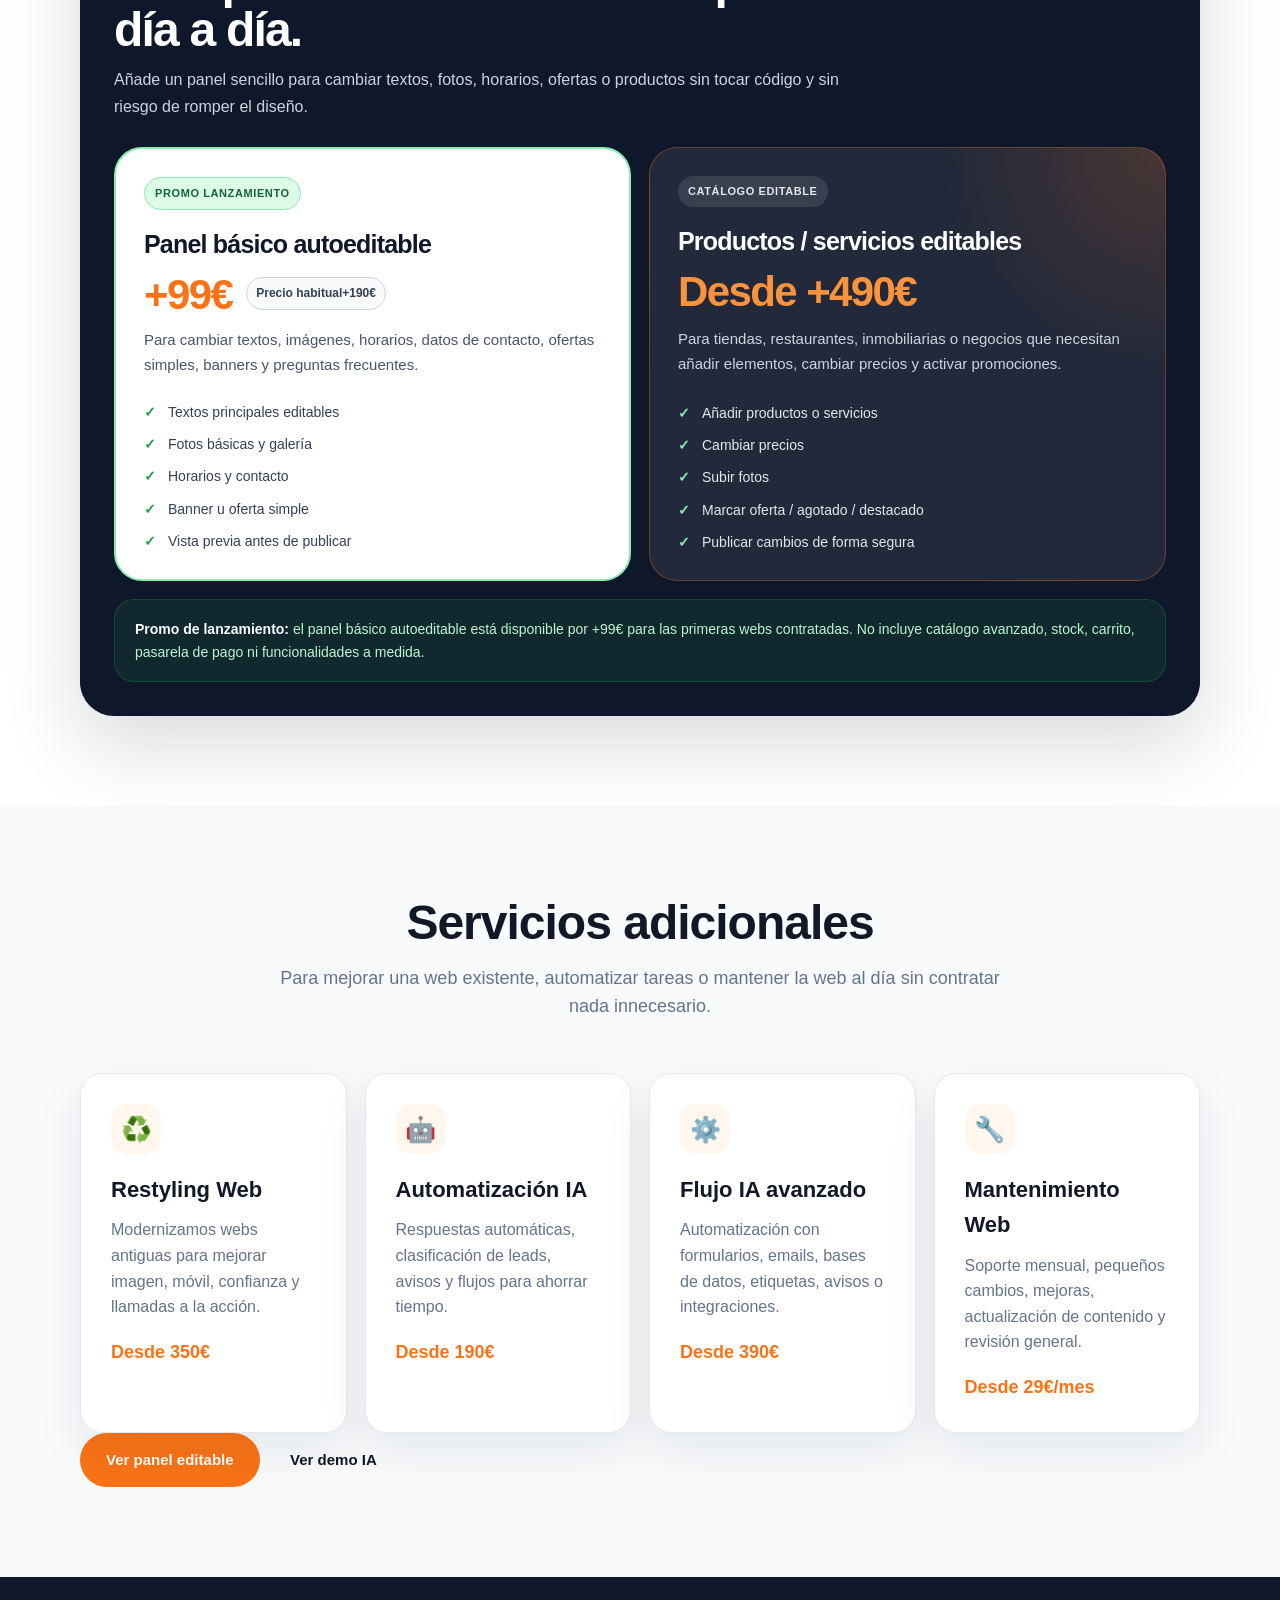
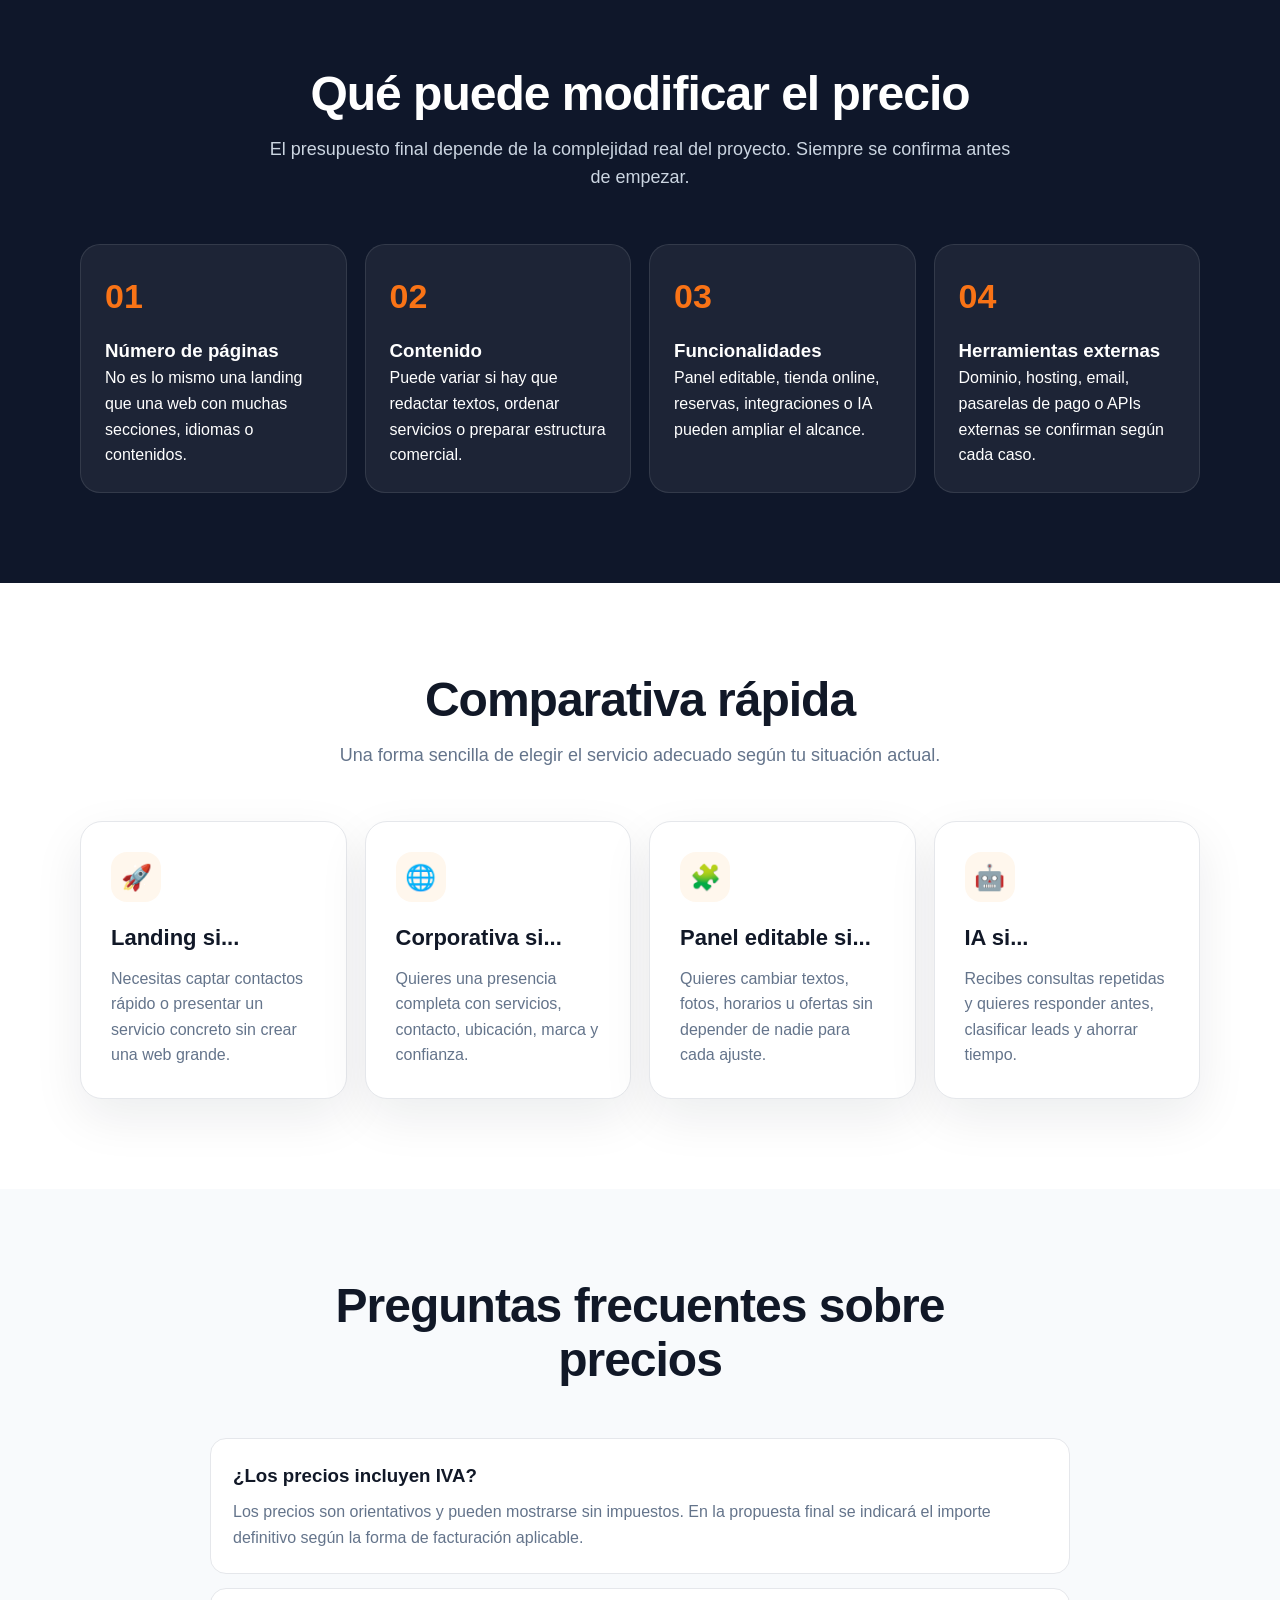
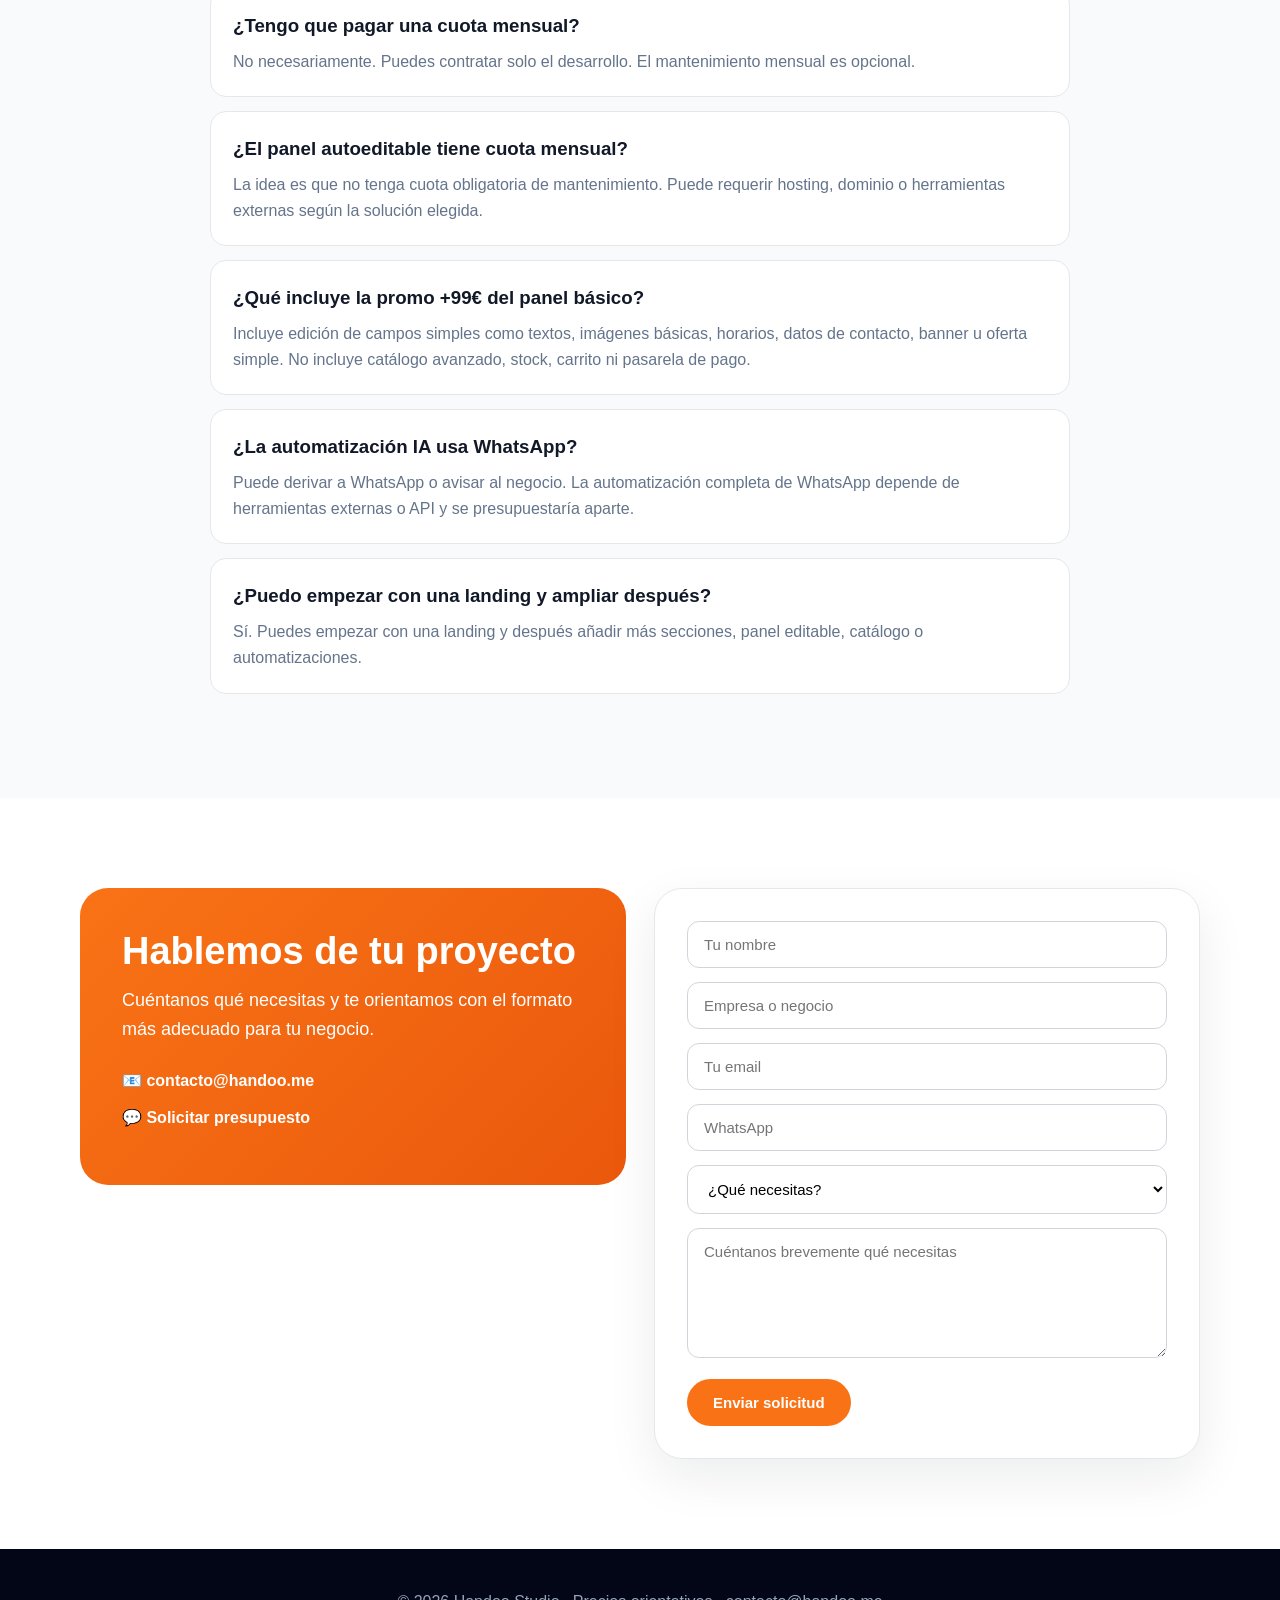
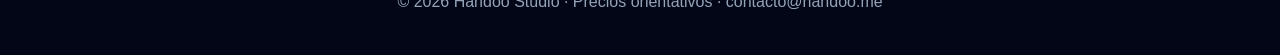
<file: precios.html>
<!DOCTYPE html>
<html lang="es">
<head>
  <meta charset="UTF-8" />
  <meta name="viewport" content="width=device-width, initial-scale=1.0" />

  <title>Precios | Handoo Studio</title>
  <meta name="description" content="Precios orientativos de Handoo Studio para landing pages, webs corporativas, tiendas online, restyling web, panel autoeditable, automatización IA y mantenimiento opcional." />

  <link rel="stylesheet" href="assets/css/style.css">
</head>

<body>

<header class="page-hero" data-edit-bg="page.pricing.cover">
  <div class="container">

    <nav class="navbar">
      <a href="index.html" class="logo">handoo<span>/studio</span></a>

      <div class="navlinks">
        <a href="index.html">Inicio</a>
        <a href="servicios.html">Servicios</a>
        <a href="portfolio.html">Portfolio</a>
        <a href="precios.html">Precios</a>
        <a href="contacto.html">Contacto</a>
      </div>
    </nav>

    <div class="page-hero-content">
      <div class="badge">Precios claros desde el principio</div>

      <h1>Planes flexibles según lo que necesite tu negocio.</h1>

      <p>
        Precios orientativos para elegir punto de partida. Los extras se añaden solo cuando aportan valor:
        panel editable, catálogo, automatización IA o mantenimiento opcional.
      </p>
    </div>

  </div>
</header>

<main>

  <section class="section section-soft">
    <div class="container">

      <div class="section-title">
        <h2>Precios principales</h2>
        <p>Paquetes pensados para empezar rápido, mejorar tu presencia digital o crear una web completa.</p>
      </div>

      <div class="grid-3">

        <div class="price-card" data-edit-card-bg="service.landing.image">
          <h3 data-edit="service.landing.name">Landing Page Express</h3>
          <div class="price" data-edit="service.landing.price">250€</div>
          <p data-edit="service.landing.short">Para negocios que necesitan una página profesional enfocada a captar contactos.</p>
          <ul><li>Una página completa</li><li>Diseño responsive</li><li>Textos básicos incluidos</li><li>Formulario o WhatsApp</li><li>SEO básico inicial</li><li>Entrega desde 48h</li></ul>
          <a href="contacto.html" class="btn btn-primary">Solicitar</a>
        </div>

        <div class="price-card featured" data-edit-card-bg="service.corporate.image">
          <h3 data-edit="service.corporate.name">Web Corporativa</h3>
          <div class="price" data-edit="service.corporate.price">690€</div>
          <p data-edit="service.corporate.short">Para empresas que necesitan una web más completa, profesional y estructurada.</p>
          <ul><li>Hasta 5 secciones o páginas</li><li>Diseño adaptado al negocio</li><li>Formulario de contacto</li><li>Integración con WhatsApp</li><li>SEO básico inicial</li><li>Publicación incluida</li></ul>
          <a href="contacto.html" class="btn btn-primary">Solicitar</a>
        </div>

        <div class="price-card" data-edit-card-bg="service.shop.image">
          <h3 data-edit="service.shop.name">Tienda Online</h3>
          <div class="price" data-edit="service.shop.price">1.290€</div>
          <p data-edit="service.shop.short">Para negocios que quieren vender productos o servicios por Internet.</p>
          <ul><li>Catálogo inicial</li><li>Diseño responsive</li><li>Carrito de compra</li><li>Pasarela de pago</li><li>Configuración básica</li><li>Publicación incluida</li></ul>
          <a href="contacto.html" class="btn btn-primary">Solicitar</a>
        </div>

      </div>

      <div class="pricing-addons">
        <div class="pricing-addons-header">
          <div>
            <span>Extras opcionales</span>
            <h3>Haz que tu web sea editable para el día a día.</h3>
          </div>

          <p>
            Añade un panel sencillo para cambiar textos, fotos, horarios, ofertas
            o productos sin tocar código y sin riesgo de romper el diseño.
          </p>
        </div>

        <div class="pricing-addons-grid">

          <article class="pricing-addon-card promo-addon">
            <div>
              <span class="addon-badge promo">Promo lanzamiento</span>
              <h4>Panel básico autoeditable</h4>

              <div class="addon-price-line">
                <strong data-edit="service.panel.price">+99€</strong>
                <small>Precio habitual <span data-edit="service.panel.usualPrice">+190€</span></small>
              </div>

              <p>
                Para cambiar textos, imágenes, horarios, datos de contacto,
                ofertas simples, banners y preguntas frecuentes.
              </p>
            </div>

            <ul>
              <li>Textos principales editables</li>
              <li>Fotos básicas y galería</li>
              <li>Horarios y contacto</li>
              <li>Banner u oferta simple</li>
              <li>Vista previa antes de publicar</li>
            </ul>
          </article>

          <article class="pricing-addon-card featured-addon">
            <div>
              <span class="addon-badge">Catálogo editable</span>
              <h4>Productos / servicios editables</h4>
              <strong data-edit="service.catalog.price">Desde +490€</strong>
              <p>
                Para tiendas, restaurantes, inmobiliarias o negocios que necesitan
                añadir elementos, cambiar precios y activar promociones.
              </p>
            </div>

            <ul>
              <li>Añadir productos o servicios</li>
              <li>Cambiar precios</li>
              <li>Subir fotos</li>
              <li>Marcar oferta / agotado / destacado</li>
              <li>Publicar cambios de forma segura</li>
            </ul>
          </article>

        </div>

        <div class="pricing-addons-note" data-edit-visible="promo.panel.active">
          <strong>Promo de lanzamiento:</strong>
          <span data-edit="promo.panel.text">el panel básico autoeditable está disponible por +99€ para las primeras webs contratadas.</span>
          No incluye catálogo avanzado, stock, carrito, pasarela de pago ni funcionalidades a medida.
        </div>
      </div>

    </div>
  </section>

  <section class="section">
    <div class="container">

      <div class="section-title">
        <h2>Servicios adicionales</h2>
        <p>Para mejorar una web existente, automatizar tareas o mantener la web al día sin contratar nada innecesario.</p>
      </div>

      <div class="grid-4">

        <div class="card service-card" data-edit-card-bg="service.restyling.image">
          <div class="card-icon">♻️</div>
          <h3 data-edit="service.restyling.name">Restyling Web</h3>
          <p data-edit="service.restyling.short">Modernización visual, mejora móvil, llamadas a la acción y estructura comercial.</p>
          <strong>Desde <span data-edit="service.restyling.price">350€</span></strong>
        </div>

        <div class="card service-card" data-edit-card-bg="service.ai.image">
          <div class="card-icon">🤖</div>
          <h3 data-edit="service.ai.name">Automatización IA básica</h3>
          <p data-edit="service.ai.short">Primera respuesta, clasificación de consultas, resumen del lead y aviso al negocio.</p>
          <strong data-edit="service.ai.price">Desde 190€</strong>
        </div>

        <div class="card service-card">
          <div class="card-icon">⚙️</div>
          <h3>Flujo IA avanzado</h3>
          <p>Automatización con formularios, emails, bases de datos, etiquetas, avisos o integraciones.</p>
          <strong data-edit="service.ai.advancedPrice">Desde 390€</strong>
        </div>

        <div class="card service-card" data-edit-card-bg="service.maintenance.image">
          <div class="card-icon">🔧</div>
          <h3 data-edit="service.maintenance.name">Mantenimiento Web</h3>
          <p data-edit="service.maintenance.short">Soporte mensual, pequeños cambios, mejoras, actualización de contenido y revisión general.</p>
          <strong data-edit="service.maintenance.price">Desde 29€/mes</strong>
        </div>

      </div>

      <div class="section-actions">
        <a href="demos/editor/index.html" class="btn btn-primary">Ver panel editable</a>
        <a href="demos/ia/index.html" class="btn btn-secondary">Ver demo IA</a>
      </div>

    </div>
  </section>

  <section class="section section-dark">
    <div class="container">

      <div class="section-title">
        <h2>Qué puede modificar el precio</h2>
        <p>El presupuesto final depende de la complejidad real del proyecto. Siempre se confirma antes de empezar.</p>
      </div>

      <div class="grid-4">
        <div class="step"><div class="step-number">01</div><h3>Número de páginas</h3><p>No es lo mismo una landing que una web con muchas secciones, idiomas o contenidos.</p></div>
        <div class="step"><div class="step-number">02</div><h3>Contenido</h3><p>Puede variar si hay que redactar textos, ordenar servicios o preparar estructura comercial.</p></div>
        <div class="step"><div class="step-number">03</div><h3>Funcionalidades</h3><p>Panel editable, tienda online, reservas, integraciones o IA pueden ampliar el alcance.</p></div>
        <div class="step"><div class="step-number">04</div><h3>Herramientas externas</h3><p>Dominio, hosting, email, pasarelas de pago o APIs externas se confirman según cada caso.</p></div>
      </div>

    </div>
  </section>

  <section class="section section-soft">
    <div class="container">

      <div class="section-title">
        <h2>Comparativa rápida</h2>
        <p>Una forma sencilla de elegir el servicio adecuado según tu situación actual.</p>
      </div>

      <div class="grid-4">
        <div class="card"><div class="card-icon">🚀</div><h3>Landing si...</h3><p>Necesitas captar contactos rápido o presentar un servicio concreto sin crear una web grande.</p></div>
        <div class="card"><div class="card-icon">🌐</div><h3>Corporativa si...</h3><p>Quieres una presencia completa con servicios, contacto, ubicación, marca y confianza.</p></div>
        <div class="card"><div class="card-icon">🧩</div><h3>Panel editable si...</h3><p>Quieres cambiar textos, fotos, horarios u ofertas sin depender de nadie para cada ajuste.</p></div>
        <div class="card"><div class="card-icon">🤖</div><h3>IA si...</h3><p>Recibes consultas repetidas y quieres responder antes, clasificar leads y ahorrar tiempo.</p></div>
      </div>

    </div>
  </section>

  <section class="section">
    <div class="container">

      <div class="section-title">
        <h2>Preguntas frecuentes sobre precios</h2>
      </div>

      <div class="faq">

        <div class="faq-item"><h3>¿Los precios incluyen IVA?</h3><p>Los precios son orientativos y pueden mostrarse sin impuestos. En la propuesta final se indicará el importe definitivo según la forma de facturación aplicable.</p></div>
        <div class="faq-item"><h3>¿Tengo que pagar una cuota mensual?</h3><p>No necesariamente. Puedes contratar solo el desarrollo. El mantenimiento mensual es opcional.</p></div>
        <div class="faq-item"><h3>¿El panel autoeditable tiene cuota mensual?</h3><p>La idea es que no tenga cuota obligatoria de mantenimiento. Puede requerir hosting, dominio o herramientas externas según la solución elegida.</p></div>
        <div class="faq-item"><h3>¿Qué incluye la promo <span data-edit="service.panel.price">+99€</span> del panel básico?</h3><p>Incluye edición de campos simples como textos, imágenes básicas, horarios, datos de contacto, banner u oferta simple. No incluye catálogo avanzado, stock, carrito ni pasarela de pago.</p></div>
        <div class="faq-item"><h3>¿La automatización IA usa WhatsApp?</h3><p>Puede derivar a WhatsApp o avisar al negocio. La automatización completa de WhatsApp depende de herramientas externas o API y se presupuestaría aparte.</p></div>
        <div class="faq-item"><h3>¿Puedo empezar con una landing y ampliar después?</h3><p>Sí. Puedes empezar con una landing y después añadir más secciones, panel editable, catálogo o automatizaciones.</p></div>

      </div>

    </div>
  </section>

  <section class="section section-soft">
    <div class="container">

      <div class="contact-grid">

        <div class="contact-info">
          <h2>Hablemos de tu proyecto</h2>
          <p data-edit="contact.cta">
            Cuéntanos qué necesitas y te orientamos con el formato más adecuado para tu negocio.
          </p>

          <a href="mailto:contacto@handoo.me" data-edit-mailto="contact.email">📧 contacto@handoo.me</a>
          <a href="contacto.html">💬 Solicitar presupuesto</a>
        </div>

        <form class="form-card" action="mailto:contacto@handoo.me" method="post" enctype="text/plain">
          <input type="text" name="Nombre" placeholder="Tu nombre" required>
          <input type="text" name="Empresa" placeholder="Empresa o negocio">
          <input type="email" name="Email" placeholder="Tu email" required>
          <input type="text" name="WhatsApp" placeholder="WhatsApp">

          <select name="Tipo de proyecto">
            <option value="">¿Qué necesitas?</option>
            <option>Landing Page</option>
            <option>Web corporativa</option>
            <option>Tienda online</option>
            <option>Restyling web</option>
            <option>Panel autoeditable</option>
            <option>Automatización IA</option>
            <option>No lo tengo claro</option>
          </select>

          <textarea name="Mensaje" placeholder="Cuéntanos brevemente qué necesitas"></textarea>

          <button class="btn btn-primary" type="submit">Enviar solicitud</button>
        </form>

      </div>

    </div>
  </section>

</main>

<footer class="footer">
  <div class="container">
    © 2026 Handoo Studio · Precios orientativos · <span data-edit="contact.email">contacto@handoo.me</span>
  </div>
</footer>

<a class="whatsapp" href="contacto.html">💬 WhatsApp</a>

<script src="assets/js/content-loader.js"></script>
<script src="assets/js/main.js"></script>
</body>
</html>
</file>
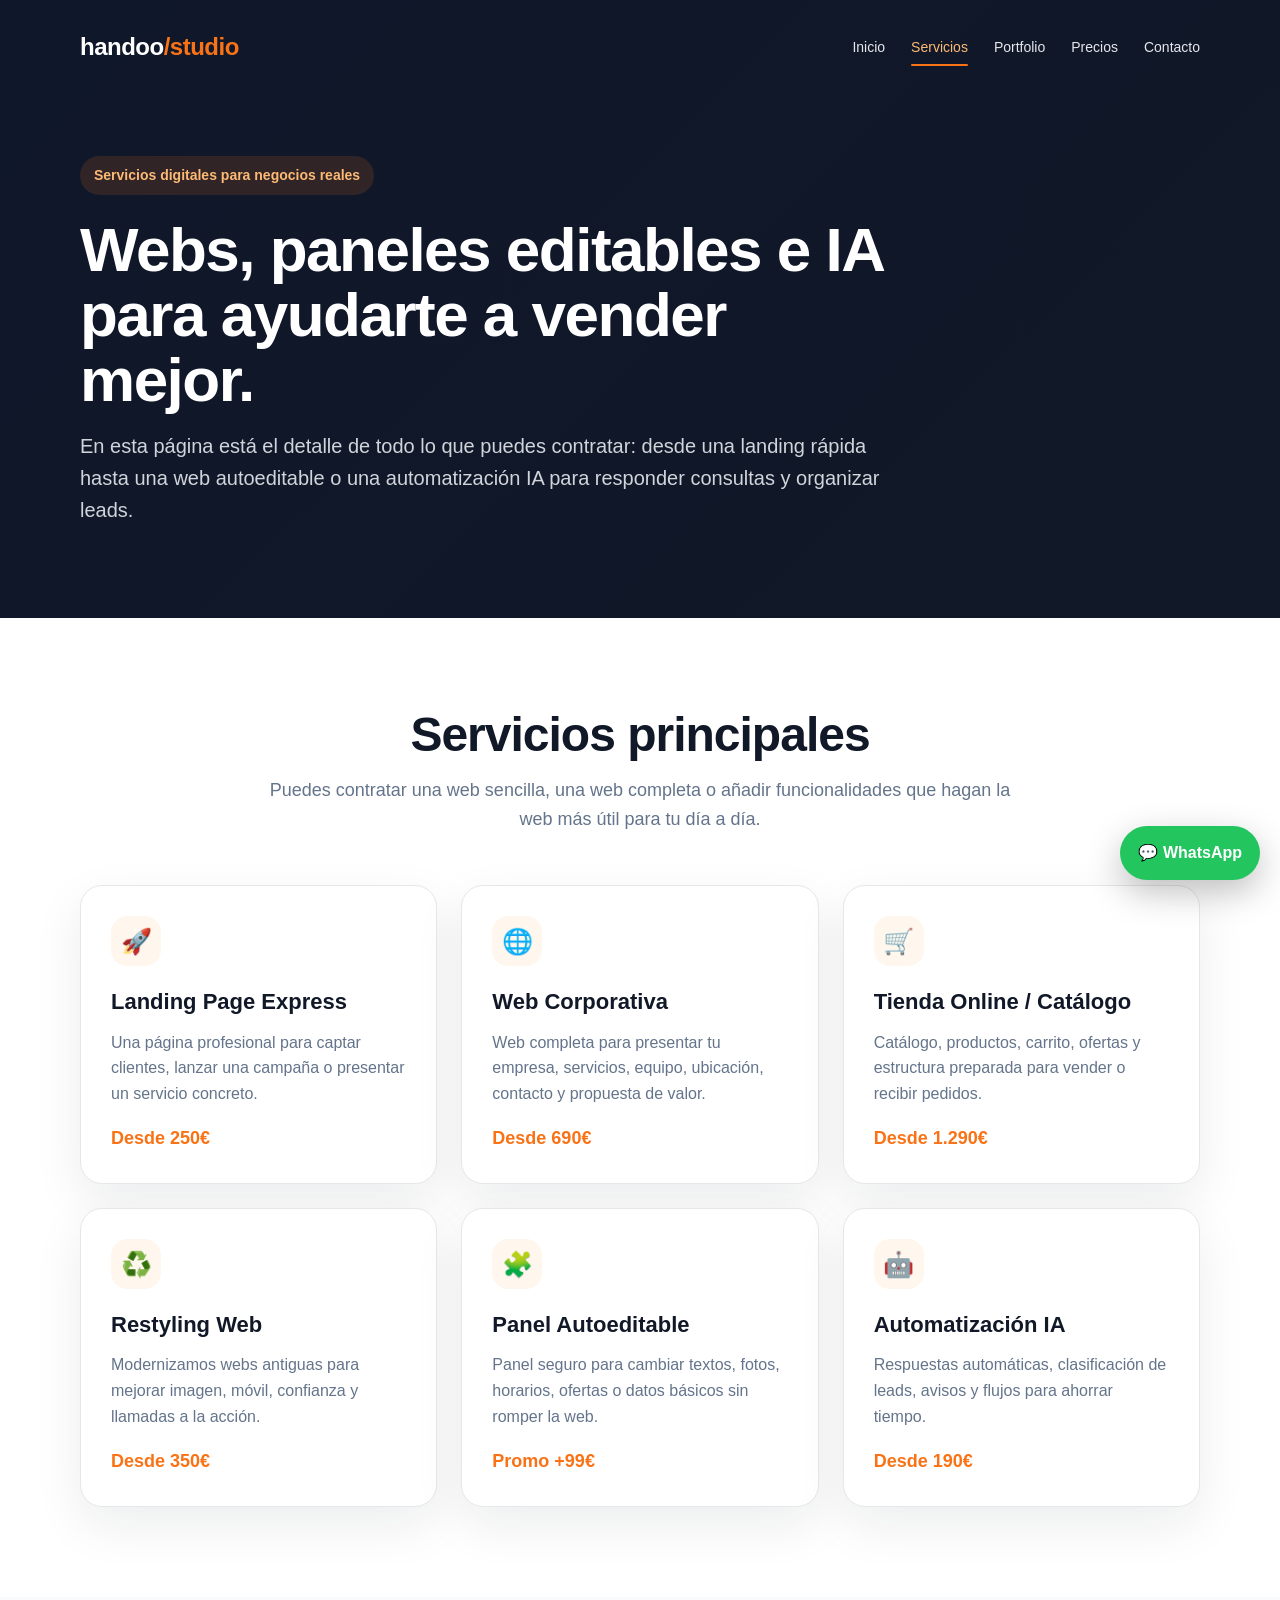
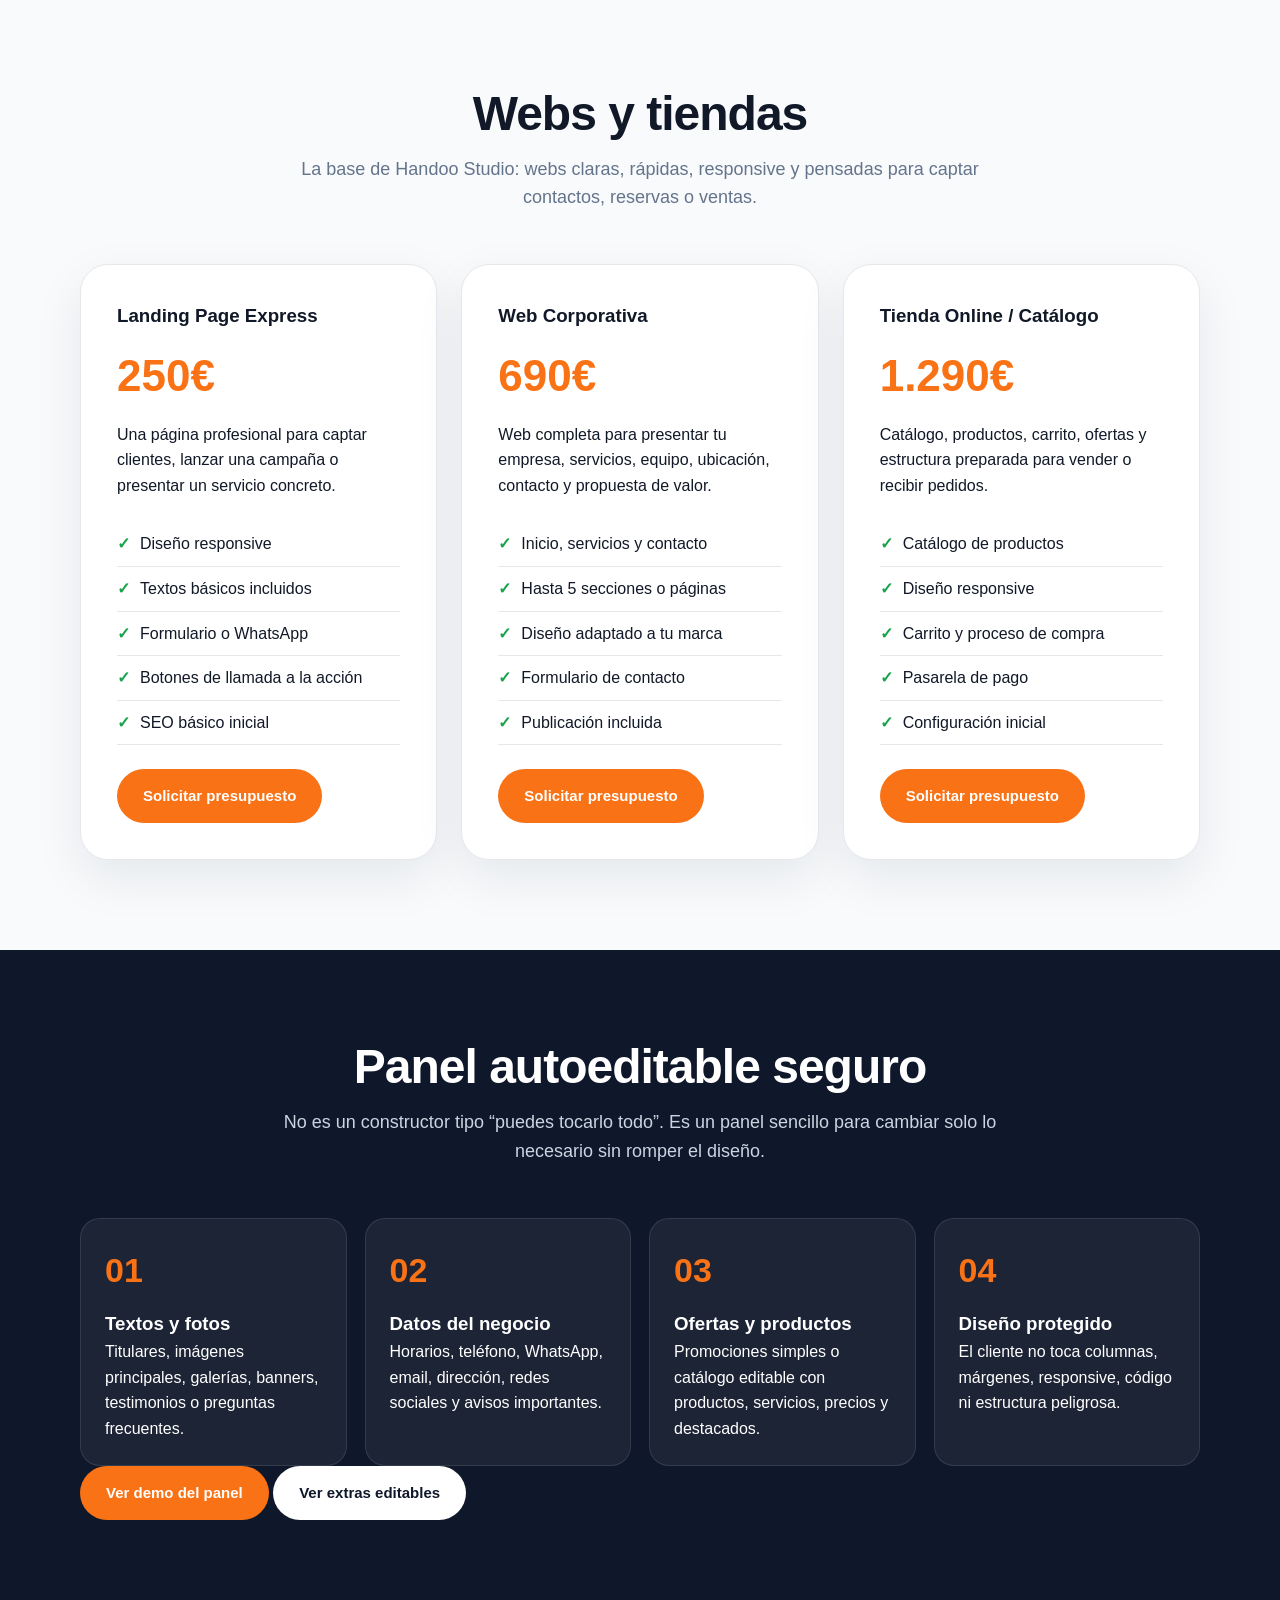
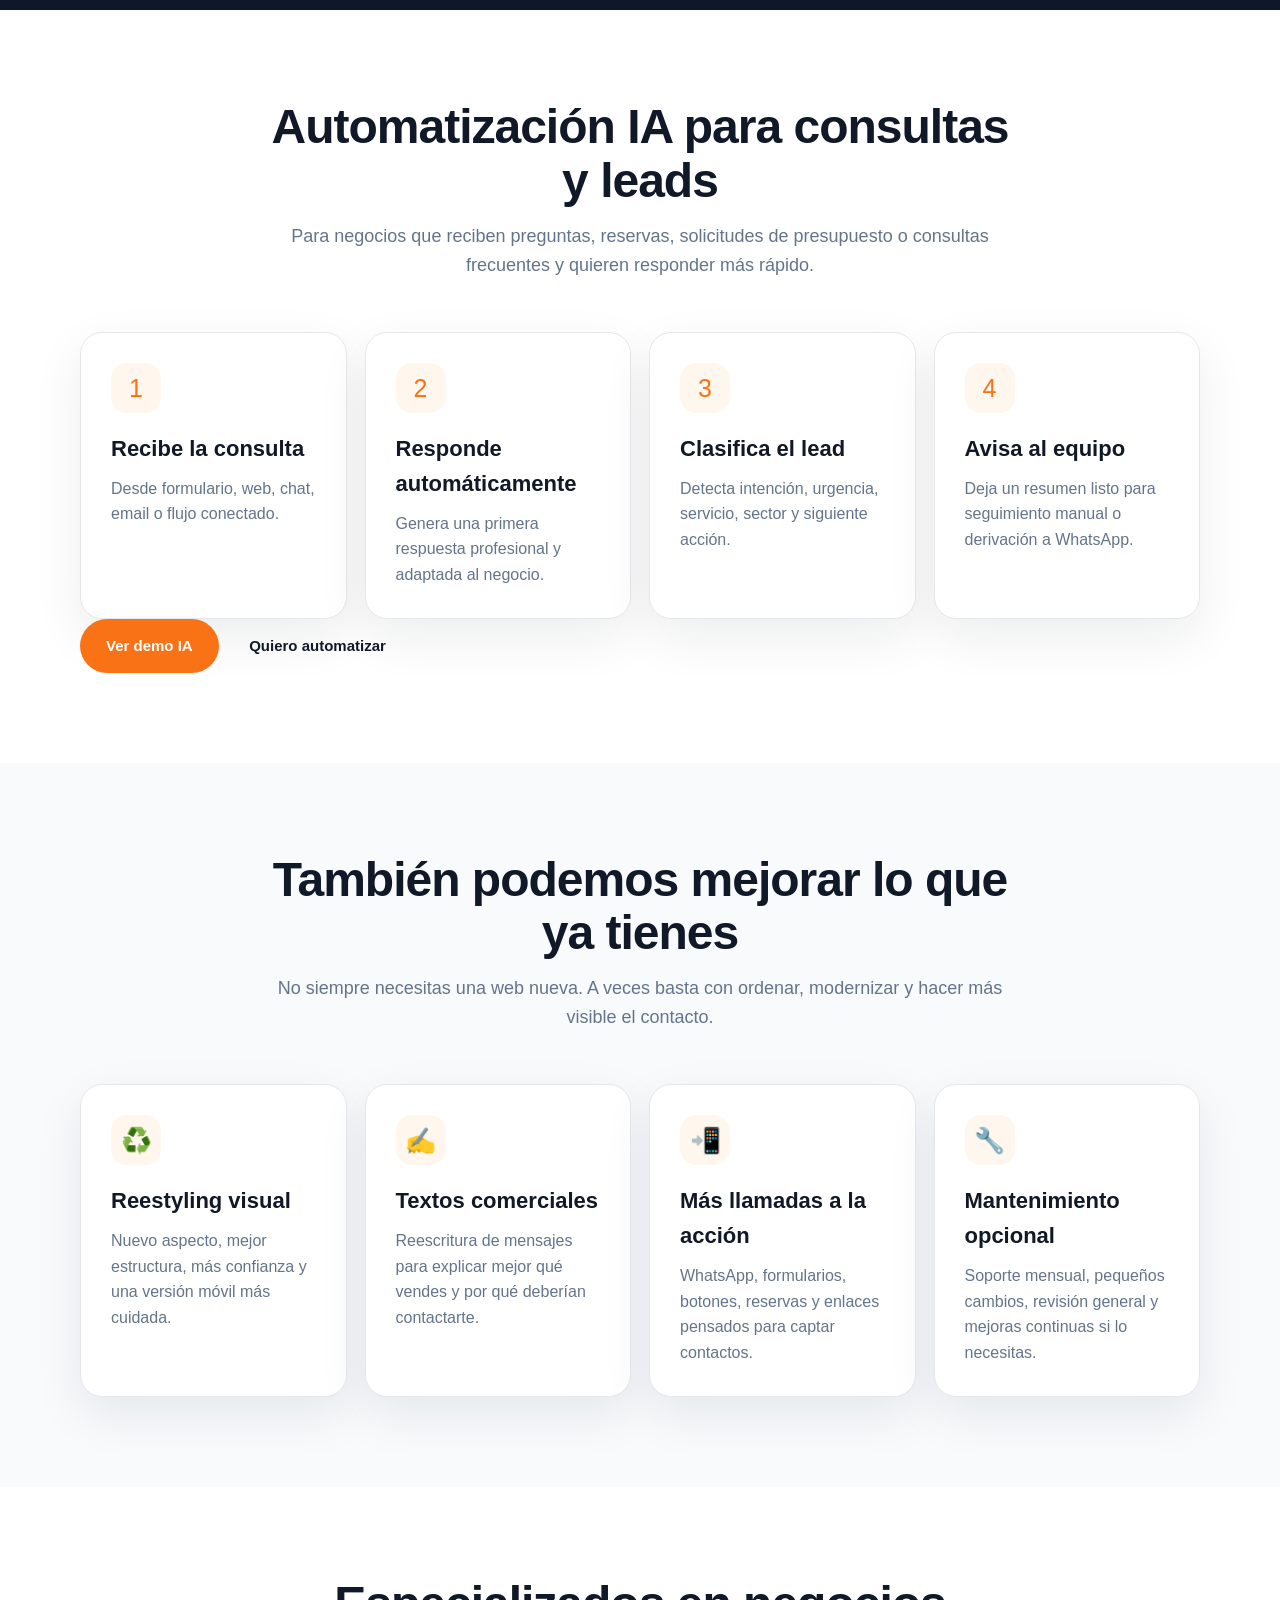
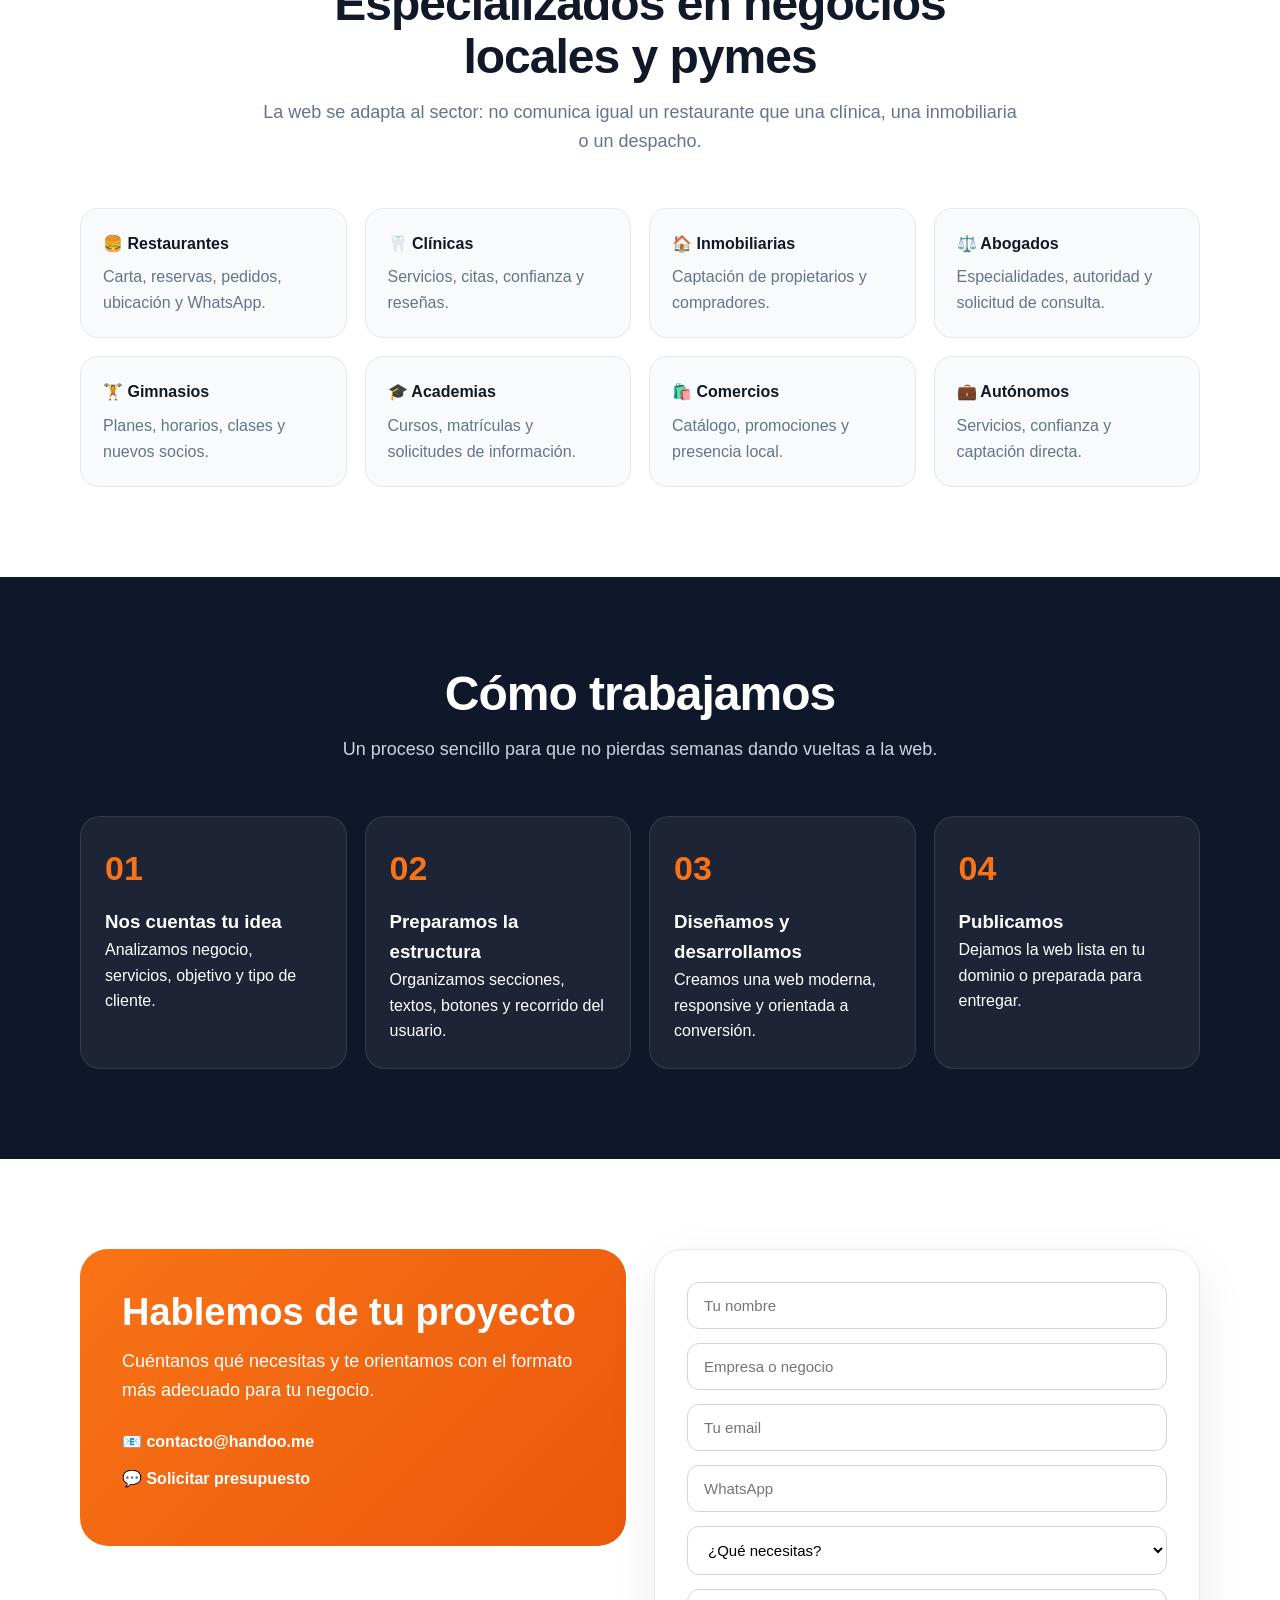
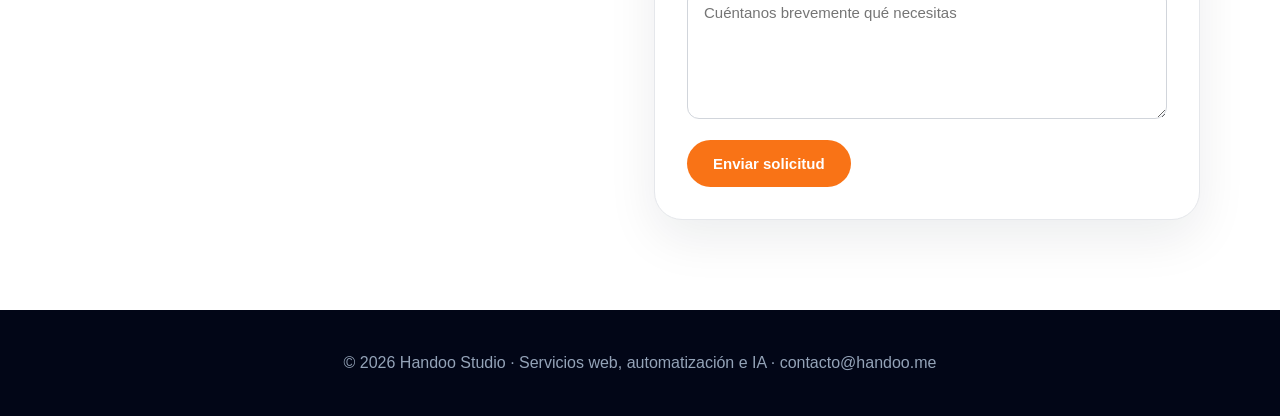
<file: servicios.html>
<!DOCTYPE html>
<html lang="es">
<head>
  <meta charset="UTF-8" />
  <meta name="viewport" content="width=device-width, initial-scale=1.0" />

  <title>Servicios | Handoo Studio</title>
  <meta name="description" content="Servicios de Handoo Studio: landing pages, webs corporativas, tiendas online, restyling web, panel autoeditable, automatización con IA y mantenimiento opcional." />

  <link rel="stylesheet" href="assets/css/style.css">
</head>

<body>

<header class="page-hero" data-edit-bg="page.services.cover">
  <div class="container">

    <nav class="navbar">
      <a href="index.html" class="logo">handoo<span>/studio</span></a>

      <div class="navlinks">
        <a href="index.html">Inicio</a>
        <a href="servicios.html">Servicios</a>
        <a href="portfolio.html">Portfolio</a>
        <a href="precios.html">Precios</a>
        <a href="contacto.html">Contacto</a>
      </div>
    </nav>

    <div class="page-hero-content">
      <div class="badge">Servicios digitales para negocios reales</div>

      <h1>Webs, paneles editables e IA para ayudarte a vender mejor.</h1>

      <p>
        En esta página está el detalle de todo lo que puedes contratar: desde una landing rápida
        hasta una web autoeditable o una automatización IA para responder consultas y organizar leads.
      </p>
    </div>

  </div>
</header>

<main>

  <section class="section section-soft">
    <div class="container">

      <div class="section-title">
        <h2>Servicios principales</h2>
        <p>Puedes contratar una web sencilla, una web completa o añadir funcionalidades que hagan la web más útil para tu día a día.</p>
      </div>

      <div class="grid-3">

        <div class="card service-card" data-edit-card-bg="service.landing.image">
          <div class="card-icon">🚀</div>
          <h3 data-edit="service.landing.name">Landing Page Express</h3>
          <p data-edit="service.landing.short">Página de una sola vista para presentar una oferta, captar clientes, promocionar un servicio o lanzar una campaña.</p>
          <strong>Desde <span data-edit="service.landing.price">250€</span></strong>
        </div>

        <div class="card service-card" data-edit-card-bg="service.corporate.image">
          <div class="card-icon">🌐</div>
          <h3 data-edit="service.corporate.name">Web Corporativa</h3>
          <p data-edit="service.corporate.short">Web profesional para explicar quién eres, qué haces, qué servicios ofreces y cómo pueden contactar contigo.</p>
          <strong>Desde <span data-edit="service.corporate.price">690€</span></strong>
        </div>

        <div class="card service-card" data-edit-card-bg="service.shop.image">
          <div class="card-icon">🛒</div>
          <h3 data-edit="service.shop.name">Tienda Online / Catálogo</h3>
          <p data-edit="service.shop.short">Catálogo, productos, ofertas, carrito, contacto y estructura pensada para vender o recibir pedidos.</p>
          <strong>Desde <span data-edit="service.shop.price">1.290€</span></strong>
        </div>

        <div class="card service-card" data-edit-card-bg="service.restyling.image">
          <div class="card-icon">♻️</div>
          <h3 data-edit="service.restyling.name">Restyling Web</h3>
          <p data-edit="service.restyling.short">Renovamos webs antiguas para que se vean modernas, funcionen bien en móvil y transmitan confianza.</p>
          <strong>Desde <span data-edit="service.restyling.price">350€</span></strong>
        </div>

        <div class="card service-card" data-edit-card-bg="service.panel.image">
          <div class="card-icon">🧩</div>
          <h3 data-edit="service.panel.name">Panel Autoeditable</h3>
          <p data-edit="service.panel.short">Panel seguro para cambiar textos, fotos, horarios, ofertas y datos básicos sin tocar código ni romper el diseño.</p>
          <strong>Promo <span data-edit="service.panel.price">+99€</span></strong>
        </div>

        <div class="card service-card" data-edit-card-bg="service.ai.image">
          <div class="card-icon">🤖</div>
          <h3 data-edit="service.ai.name">Automatización IA</h3>
          <p data-edit="service.ai.short">Respuestas automáticas, clasificación de leads, avisos, formularios inteligentes y flujos de seguimiento.</p>
          <strong data-edit="service.ai.price">Desde 190€</strong>
        </div>

      </div>

    </div>
  </section>

  <section class="section">
    <div class="container">

      <div class="section-title">
        <h2>Webs y tiendas</h2>
        <p>La base de Handoo Studio: webs claras, rápidas, responsive y pensadas para captar contactos, reservas o ventas.</p>
      </div>

      <div class="grid-3">

        <div class="price-card" data-edit-card-bg="service.landing.image">
          <h3 data-edit="service.landing.name">Landing Page</h3>
          <div class="price" data-edit="service.landing.price">250€</div>
          <p data-edit="service.landing.short">Una página clara, rápida y enfocada a conversión.</p>
          <ul><li>Diseño responsive</li><li>Textos básicos incluidos</li><li>Formulario o WhatsApp</li><li>Botones de llamada a la acción</li><li>SEO básico inicial</li></ul>
          <a href="contacto.html" class="btn btn-primary">Solicitar presupuesto</a>
        </div>

        <div class="price-card featured" data-edit-card-bg="service.corporate.image">
          <h3 data-edit="service.corporate.name">Web Corporativa</h3>
          <div class="price" data-edit="service.corporate.price">690€</div>
          <p data-edit="service.corporate.short">Una web completa para presentar tu empresa de forma profesional.</p>
          <ul><li>Inicio, servicios y contacto</li><li>Hasta 5 secciones o páginas</li><li>Diseño adaptado a tu marca</li><li>Formulario de contacto</li><li>Publicación incluida</li></ul>
          <a href="contacto.html" class="btn btn-primary">Solicitar presupuesto</a>
        </div>

        <div class="price-card" data-edit-card-bg="service.shop.image">
          <h3 data-edit="service.shop.name">Tienda Online</h3>
          <div class="price" data-edit="service.shop.price">1.290€</div>
          <p data-edit="service.shop.short">Para negocios que quieren empezar a vender productos o servicios online.</p>
          <ul><li>Catálogo de productos</li><li>Diseño responsive</li><li>Carrito y proceso de compra</li><li>Pasarela de pago</li><li>Configuración inicial</li></ul>
          <a href="contacto.html" class="btn btn-primary">Solicitar presupuesto</a>
        </div>

      </div>

    </div>
  </section>

  <section class="section section-dark">
    <div class="container">

      <div class="section-title">
        <h2>Panel autoeditable seguro</h2>
        <p>No es un constructor tipo “puedes tocarlo todo”. Es un panel sencillo para cambiar solo lo necesario sin romper el diseño.</p>
      </div>

      <div class="grid-4">
        <div class="step"><div class="step-number">01</div><h3>Textos y fotos</h3><p>Titulares, imágenes principales, galerías, banners, testimonios o preguntas frecuentes.</p></div>
        <div class="step"><div class="step-number">02</div><h3>Datos del negocio</h3><p>Horarios, teléfono, WhatsApp, email, dirección, redes sociales y avisos importantes.</p></div>
        <div class="step"><div class="step-number">03</div><h3>Ofertas y productos</h3><p>Promociones simples o catálogo editable con productos, servicios, precios y destacados.</p></div>
        <div class="step"><div class="step-number">04</div><h3>Diseño protegido</h3><p>El cliente no toca columnas, márgenes, responsive, código ni estructura peligrosa.</p></div>
      </div>

      <div class="section-actions">
        <a href="demos/editor/index.html" class="btn btn-primary">Ver demo del panel</a>
        <a href="precios.html" class="btn btn-light">Ver extras editables</a>
      </div>

    </div>
  </section>

  <section class="section section-soft">
    <div class="container">

      <div class="section-title">
        <h2>Automatización IA para consultas y leads</h2>
        <p>Para negocios que reciben preguntas, reservas, solicitudes de presupuesto o consultas frecuentes y quieren responder más rápido.</p>
      </div>

      <div class="grid-4">
        <div class="card"><div class="card-icon">1</div><h3>Recibe la consulta</h3><p>Desde formulario, web, chat, email o flujo conectado.</p></div>
        <div class="card"><div class="card-icon">2</div><h3>Responde automáticamente</h3><p>Genera una primera respuesta profesional y adaptada al negocio.</p></div>
        <div class="card"><div class="card-icon">3</div><h3>Clasifica el lead</h3><p>Detecta intención, urgencia, servicio, sector y siguiente acción.</p></div>
        <div class="card"><div class="card-icon">4</div><h3>Avisa al equipo</h3><p>Deja un resumen listo para seguimiento manual o derivación a WhatsApp.</p></div>
      </div>

      <div class="section-actions">
        <a href="demos/ia/index.html" class="btn btn-primary">Ver demo IA</a>
        <a href="contacto.html" class="btn btn-secondary">Quiero automatizar</a>
      </div>

    </div>
  </section>

  <section class="section">
    <div class="container">

      <div class="section-title">
        <h2>También podemos mejorar lo que ya tienes</h2>
        <p>No siempre necesitas una web nueva. A veces basta con ordenar, modernizar y hacer más visible el contacto.</p>
      </div>

      <div class="grid-4">
        <div class="card"><div class="card-icon">♻️</div><h3>Reestyling visual</h3><p>Nuevo aspecto, mejor estructura, más confianza y una versión móvil más cuidada.</p></div>
        <div class="card"><div class="card-icon">✍️</div><h3>Textos comerciales</h3><p>Reescritura de mensajes para explicar mejor qué vendes y por qué deberían contactarte.</p></div>
        <div class="card"><div class="card-icon">📲</div><h3>Más llamadas a la acción</h3><p>WhatsApp, formularios, botones, reservas y enlaces pensados para captar contactos.</p></div>
        <div class="card"><div class="card-icon">🔧</div><h3>Mantenimiento opcional</h3><p>Soporte mensual, pequeños cambios, revisión general y mejoras continuas si lo necesitas.</p></div>
      </div>

    </div>
  </section>

  <section class="section section-soft">
    <div class="container">

      <div class="section-title">
        <h2>Especializados en negocios locales y pymes</h2>
        <p>La web se adapta al sector: no comunica igual un restaurante que una clínica, una inmobiliaria o un despacho.</p>
      </div>

      <div class="grid-4">
        <div class="why-item">🍔 Restaurantes<span>Carta, reservas, pedidos, ubicación y WhatsApp.</span></div>
        <div class="why-item">🦷 Clínicas<span>Servicios, citas, confianza y reseñas.</span></div>
        <div class="why-item">🏠 Inmobiliarias<span>Captación de propietarios y compradores.</span></div>
        <div class="why-item">⚖️ Abogados<span>Especialidades, autoridad y solicitud de consulta.</span></div>
        <div class="why-item">🏋️ Gimnasios<span>Planes, horarios, clases y nuevos socios.</span></div>
        <div class="why-item">🎓 Academias<span>Cursos, matrículas y solicitudes de información.</span></div>
        <div class="why-item">🛍️ Comercios<span>Catálogo, promociones y presencia local.</span></div>
        <div class="why-item">💼 Autónomos<span>Servicios, confianza y captación directa.</span></div>
      </div>

    </div>
  </section>

  <section class="section section-dark">
    <div class="container">
      <div class="section-title"><h2>Cómo trabajamos</h2><p>Un proceso sencillo para que no pierdas semanas dando vueltas a la web.</p></div>
      <div class="grid-4">
        <div class="step"><div class="step-number">01</div><h3>Nos cuentas tu idea</h3><p>Analizamos negocio, servicios, objetivo y tipo de cliente.</p></div>
        <div class="step"><div class="step-number">02</div><h3>Preparamos la estructura</h3><p>Organizamos secciones, textos, botones y recorrido del usuario.</p></div>
        <div class="step"><div class="step-number">03</div><h3>Diseñamos y desarrollamos</h3><p>Creamos una web moderna, responsive y orientada a conversión.</p></div>
        <div class="step"><div class="step-number">04</div><h3>Publicamos</h3><p>Dejamos la web lista en tu dominio o preparada para entregar.</p></div>
      </div>
    </div>
  </section>

  <section class="section section-soft">
    <div class="container">

      <div class="contact-grid">

        <div class="contact-info">
          <h2>Hablemos de tu proyecto</h2>
          <p data-edit="contact.cta">
            Cuéntanos qué necesitas y te orientamos con el formato más adecuado para tu negocio.
          </p>

          <a href="mailto:contacto@handoo.me" data-edit-mailto="contact.email">📧 contacto@handoo.me</a>
          <a href="contacto.html">💬 Solicitar presupuesto</a>
        </div>

        <form class="form-card" action="mailto:contacto@handoo.me" method="post" enctype="text/plain">
          <input type="text" name="Nombre" placeholder="Tu nombre" required>
          <input type="text" name="Empresa" placeholder="Empresa o negocio">
          <input type="email" name="Email" placeholder="Tu email" required>
          <input type="text" name="WhatsApp" placeholder="WhatsApp">

          <select name="Tipo de proyecto">
            <option value="">¿Qué necesitas?</option>
            <option>Landing Page</option>
            <option>Web corporativa</option>
            <option>Tienda online</option>
            <option>Restyling web</option>
            <option>Panel autoeditable</option>
            <option>Automatización IA</option>
            <option>No lo tengo claro</option>
          </select>

          <textarea name="Mensaje" placeholder="Cuéntanos brevemente qué necesitas"></textarea>

          <button class="btn btn-primary" type="submit">Enviar solicitud</button>
        </form>

      </div>

    </div>
  </section>

</main>

<footer class="footer">
  <div class="container">
    © 2026 Handoo Studio · Servicios web, automatización e IA · <span data-edit="contact.email">contacto@handoo.me</span>
  </div>
</footer>

<a class="whatsapp" href="contacto.html">💬 WhatsApp</a>

<script src="assets/js/content-loader.js"></script>
<script src="assets/js/main.js"></script>
</body>
</html>
</file>
<file: assets/css/style.css>
/* Handoo Studio v2 - Design System */

:root{
  --hs-primary:#f97316;
  --hs-primary-dark:#ea580c;
  --hs-dark:#0f172a;
  --hs-dark-2:#111827;
  --hs-bg:#f8fafc;
  --hs-surface:#ffffff;
  --hs-text:#111827;
  --hs-muted:#64748b;
  --hs-border:#e5e7eb;
  --hs-soft:#fff7ed;
  --hs-success:#16a34a;
  --hs-radius:22px;
  --hs-radius-sm:14px;
  --hs-shadow:0 18px 50px rgba(15,23,42,.08);
  --hs-shadow-lg:0 30px 80px rgba(0,0,0,.28);
  --hs-container:1120px;
}

*{
  box-sizing:border-box;
  margin:0;
  padding:0;
}

html{
  scroll-behavior:smooth;
}

body{
  font-family:Inter,Arial,Helvetica,sans-serif;
  background:var(--hs-bg);
  color:var(--hs-text);
  line-height:1.6;
}

a{
  color:inherit;
  text-decoration:none;
}

img{
  max-width:100%;
  display:block;
}

.container{
  width:min(var(--hs-container),92%);
  margin:auto;
}

.section{
  padding:90px 0;
}

.section-soft{
  background:#fff;
}

.section-dark{
  background:var(--hs-dark);
  color:white;
}

.section-title{
  max-width:760px;
  margin:0 auto 52px;
  text-align:center;
}

.section-title h2{
  font-size:clamp(32px,4vw,48px);
  line-height:1.12;
  letter-spacing:-1px;
  margin-bottom:14px;
}

.section-title p{
  color:var(--hs-muted);
  font-size:18px;
}

.section-dark .section-title p{
  color:#cbd5e1;
}

.navbar{
  display:flex;
  align-items:center;
  justify-content:space-between;
  padding:28px 0;
}

.logo{
  font-size:24px;
  font-weight:900;
  letter-spacing:-.5px;
}

.logo span{
  color:var(--hs-primary);
}

.navlinks{
  display:flex;
  gap:26px;
  font-size:14px;
  color:#e5e7eb;
}

.navlinks a:hover{
  color:white;
}

.btn{
  display:inline-flex;
  align-items:center;
  justify-content:center;
  gap:8px;
  padding:15px 26px;
  border-radius:999px;
  border:0;
  cursor:pointer;
  font-weight:800;
  transition:.2s ease;
  font-size:15px;
}

.btn-primary{
  background:var(--hs-primary);
  color:white;
}

.btn-primary:hover{
  background:var(--hs-primary-dark);
  transform:translateY(-2px);
}

.btn-light{
  background:white;
  color:var(--hs-dark);
}

.btn-outline{
  border:1px solid rgba(255,255,255,.28);
  color:white;
  background:transparent;
}

.btn-outline:hover{
  background:white;
  color:var(--hs-dark);
}

.hero{
  background:linear-gradient(135deg,#0f172a,#111827);
  color:white;
  padding-bottom:90px;
}

.hero-grid{
  display:grid;
  grid-template-columns:1.1fr .9fr;
  gap:56px;
  align-items:center;
  padding-top:44px;
}

.badge{
  display:inline-flex;
  align-items:center;
  gap:8px;
  background:rgba(249,115,22,.14);
  color:#fdba74;
  padding:8px 14px;
  border-radius:999px;
  font-size:14px;
  font-weight:800;
  margin-bottom:22px;
}

.hero h1{
  font-size:clamp(42px,6vw,74px);
  line-height:1.04;
  letter-spacing:-2px;
  margin-bottom:24px;
}

.hero-text{
  color:#d1d5db;
  font-size:20px;
  max-width:650px;
  margin-bottom:18px;
}

.hero-subline{
  color:white;
  font-size:18px;
  font-weight:800;
  margin-bottom:34px;
}

.hero-actions{
  display:flex;
  flex-wrap:wrap;
  gap:14px;
}

.hero-card{
  background:white;
  color:var(--hs-text);
  border-radius:30px;
  padding:30px;
  box-shadow:var(--hs-shadow-lg);
}

.browser-dots{
  display:flex;
  gap:7px;
  margin-bottom:22px;
}

.browser-dots span{
  width:12px;
  height:12px;
  border-radius:50%;
  background:#e5e7eb;
}

.mockup{
  background:#f1f5f9;
  border-radius:20px;
  padding:24px;
}

.mockup h3{
  font-size:24px;
  margin-bottom:14px;
}

.mock-line{
  height:10px;
  background:#cbd5e1;
  border-radius:999px;
  margin:12px 0;
}

.mock-line.short{
  width:62%;
}

.mock-grid{
  display:grid;
  grid-template-columns:1fr 1fr;
  gap:12px;
  margin-top:22px;
}

.mock-box{
  height:82px;
  background:white;
  border-radius:16px;
}

.grid-3{
  display:grid;
  grid-template-columns:repeat(3,1fr);
  gap:24px;
}

.grid-4{
  display:grid;
  grid-template-columns:repeat(4,1fr);
  gap:18px;
}

.card{
  background:var(--hs-surface);
  border:1px solid var(--hs-border);
  border-radius:var(--hs-radius);
  padding:30px;
  box-shadow:var(--hs-shadow);
}

.card-icon{
  width:50px;
  height:50px;
  border-radius:16px;
  background:var(--hs-soft);
  color:var(--hs-primary);
  display:flex;
  align-items:center;
  justify-content:center;
  font-size:25px;
  margin-bottom:18px;
}

.card h3{
  font-size:22px;
  margin-bottom:10px;
}

.card p{
  color:var(--hs-muted);
}

.service-card{
  position:relative;
  overflow:hidden;
}

.service-card strong{
  display:block;
  color:var(--hs-primary);
  margin-top:18px;
  font-size:18px;
}

.why-item{
  background:#f8fafc;
  border:1px solid var(--hs-border);
  border-radius:18px;
  padding:22px;
  font-weight:900;
}

.why-item span{
  display:block;
  color:var(--hs-muted);
  font-weight:500;
  margin-top:8px;
}

.step{
  background:rgba(255,255,255,.06);
  border:1px solid rgba(255,255,255,.1);
  border-radius:20px;
  padding:24px;
}

.step-number{
  color:var(--hs-primary);
  font-size:34px;
  font-weight:900;
  margin-bottom:12px;
}

.work{
  background:white;
  border-radius:24px;
  overflow:hidden;
  border:1px solid var(--hs-border);
  box-shadow:var(--hs-shadow);
  transition:.2s;
}

.work:hover{
  transform:translateY(-4px);
}

.work-img{
  height:190px;
  background:linear-gradient(135deg,#fed7aa,#fdba74);
  display:flex;
  align-items:center;
  justify-content:center;
  font-size:50px;
}

.work-body{
  padding:24px;
}

.work-body h3{
  margin-bottom:8px;
}

.work-body p{
  color:var(--hs-muted);
}

.work-body small{
  display:block;
  color:var(--hs-primary);
  font-weight:900;
  margin-top:12px;
}

.price-card{
  background:white;
  border:1px solid var(--hs-border);
  border-radius:28px;
  padding:36px;
  box-shadow:var(--hs-shadow);
}

.price-card.featured{
  border:2px solid var(--hs-primary);
}

.price{
  font-size:44px;
  font-weight:900;
  color:var(--hs-primary);
  margin:10px 0;
}

.price-card ul{
  margin:24px 0;
  list-style:none;
}

.price-card li{
  padding:9px 0;
  border-bottom:1px solid var(--hs-border);
}

.price-card li:before{
  content:"✓";
  color:var(--hs-success);
  font-weight:900;
  margin-right:10px;
}

.faq{
  max-width:860px;
  margin:auto;
}

.faq-item{
  background:white;
  border:1px solid var(--hs-border);
  border-radius:16px;
  padding:22px;
  margin-bottom:14px;
}

.faq-item h3{
  margin-bottom:8px;
}

.faq-item p{
  color:var(--hs-muted);
}

.contact-grid{
  display:grid;
  grid-template-columns:1fr 1fr;
  gap:28px;
  align-items:start;
}

.contact-info{
  background:linear-gradient(135deg,var(--hs-primary),var(--hs-primary-dark));
  color:white;
  border-radius:28px;
  padding:42px;
}

.contact-info h2{
  font-size:38px;
  line-height:1.12;
  margin-bottom:14px;
}

.contact-info p{
  font-size:18px;
  margin-bottom:24px;
}

.contact-info a{
  display:block;
  margin:12px 0;
  font-weight:900;
}

.form-card{
  background:white;
  border:1px solid var(--hs-border);
  border-radius:28px;
  padding:32px;
  box-shadow:var(--hs-shadow);
}

input,select,textarea{
  width:100%;
  padding:14px 16px;
  border:1px solid #d1d5db;
  border-radius:12px;
  margin-bottom:14px;
  font-size:15px;
  font-family:inherit;
  background:white;
}

textarea{
  min-height:130px;
  resize:vertical;
}

.footer{
  background:#020617;
  color:#94a3b8;
  padding:40px 0;
  text-align:center;
}

.whatsapp{
  position:fixed;
  right:20px;
  bottom:20px;
  background:#22c55e;
  color:white;
  padding:14px 18px;
  border-radius:999px;
  font-weight:900;
  box-shadow:0 12px 35px rgba(0,0,0,.25);
  z-index:99;
}

.page-hero{
  background:linear-gradient(135deg,#0f172a,#111827);
  color:white;
  padding-bottom:72px;
}

.page-hero-content{
  padding:62px 0 20px;
  max-width:820px;
}

.page-hero h1{
  font-size:clamp(40px,5vw,62px);
  line-height:1.05;
  margin-bottom:18px;
  letter-spacing:-1.5px;
}

.page-hero p{
  color:#d1d5db;
  font-size:20px;
}

@media(max-width:900px){
  .hero-grid,
  .grid-3,
  .grid-4,
  .contact-grid{
    grid-template-columns:1fr;
  }

  .navlinks{
    display:none;
  }

  .hero{
    padding-bottom:60px;
  }

  .section{
    padding:68px 0;
  }

  .contact-info{
    padding:32px;
  }
}
/* Mobile navigation fix */

@media(max-width:900px){
  .navbar{
    flex-direction:column;
    align-items:flex-start;
    gap:18px;
  }

  .navlinks{
    display:flex;
    width:100%;
    gap:10px;
    overflow-x:auto;
    padding-bottom:6px;
  }

  .navlinks a{
    white-space:nowrap;
    padding:9px 13px;
    border-radius:999px;
    background:rgba(255,255,255,.08);
    border:1px solid rgba(255,255,255,.12);
    color:#f8fafc;
    font-size:13px;
  }

  .navlinks a:hover{
    background:white;
    color:var(--hs-dark);
  }

  .hero-actions{
    width:100%;
  }

  .hero-actions .btn{
    width:100%;
  }

  .whatsapp{
    right:14px;
    bottom:14px;
    padding:12px 15px;
    font-size:14px;
  }
}
/* Active navigation state */

.navlinks a.active{
  color:white;
  background:rgba(249,115,22,.18);
  border:1px solid rgba(249,115,22,.35);
  padding:8px 13px;
  border-radius:999px;
}

.navlinks a.active:hover{
  background:var(--hs-primary);
  color:white;
}
/* Refined active navigation state */

@media(min-width:901px){
  .navlinks a{
    position:relative;
  }

  .navlinks a.active{
    background:transparent;
    border:0;
    border-radius:0;
    padding:0;
    color:#fdba74;
  }

  .navlinks a.active::after{
    content:"";
    position:absolute;
    left:0;
    right:0;
    bottom:-8px;
    height:2px;
    border-radius:999px;
    background:var(--hs-primary);
  }

  .navlinks a.active:hover{
    background:transparent;
    color:white;
  }
}

@media(max-width:900px){
  .navlinks a.active{
    background:rgba(249,115,22,.16);
    border:1px solid rgba(249,115,22,.4);
    color:white;
    padding:9px 13px;
    border-radius:999px;
  }

  .navlinks a.active::after{
    display:none;
  }
}
/* Homepage premium showcase */

.studio-showcase{
  background:white;
  color:var(--hs-text);
  border-radius:30px;
  padding:22px;
  box-shadow:var(--hs-shadow-lg);
}

.studio-showcase-top{
  display:flex;
  align-items:center;
  justify-content:space-between;
  gap:14px;
  margin-bottom:18px;
}

.studio-showcase-top strong{
  font-size:18px;
  color:var(--hs-dark);
}

.studio-showcase-top span{
  font-size:12px;
  font-weight:900;
  color:var(--hs-primary);
  background:var(--hs-soft);
  padding:7px 10px;
  border-radius:999px;
}

.studio-preview-grid{
  display:grid;
  grid-template-columns:1fr 1fr;
  gap:14px;
  margin-bottom:16px;
}

.studio-preview{
  min-height:170px;
  border-radius:20px;
  overflow:hidden;
  position:relative;
  background-size:cover;
  background-position:center;
}

.studio-preview::after{
  content:"";
  position:absolute;
  inset:0;
  background:linear-gradient(180deg, transparent, rgba(0,0,0,.55));
}

.studio-preview-content{
  position:absolute;
  left:16px;
  right:16px;
  bottom:16px;
  z-index:2;
  color:white;
}

.studio-preview-content h3{
  font-size:18px;
  line-height:1.1;
  margin-bottom:5px;
}

.studio-preview-content p{
  font-size:12px;
  line-height:1.35;
  color:#e5e7eb;
}

.studio-preview.burger{
  background-image:url("https://images.unsplash.com/photo-1568901346375-23c9450c58cd?auto=format&fit=crop&w=900&q=80");
}

.studio-preview.clinic{
  background-image:url("https://images.unsplash.com/photo-1629909613654-28e377c37b09?auto=format&fit=crop&w=900&q=80");
}

.studio-showcase-bottom{
  display:grid;
  grid-template-columns:repeat(3,1fr);
  gap:10px;
}

.studio-mini-stat{
  background:#f8fafc;
  border:1px solid var(--hs-border);
  border-radius:16px;
  padding:14px;
}

.studio-mini-stat strong{
  display:block;
  font-size:18px;
  color:var(--hs-primary);
  margin-bottom:3px;
}

.studio-mini-stat span{
  display:block;
  font-size:12px;
  color:var(--hs-muted);
  font-weight:700;
}

/* Portfolio button alignment */

.demo-preview-card{
  display:flex;
  flex-direction:column;
}

.demo-content{
  flex:1;
  display:flex;
  flex-direction:column;
}

.demo-actions{
  margin-top:auto;
}

@media(max-width:900px){
  .studio-preview-grid,
  .studio-showcase-bottom{
    grid-template-columns:1fr;
  }

  .studio-preview{
    min-height:210px;
  }
}
/* ===== HOME DEMOS PREVIEW ===== */
.home-demos-preview{
  padding: 96px 0;
  background: #f5f7fb;
}

.section-heading.center{
  text-align: center;
  max-width: 860px;
  margin: 0 auto 42px;
}

.section-heading.center h2{
  margin-bottom: 14px;
}

.section-heading.center p{
  color: #5f6f8d;
  font-size: 1.05rem;
  line-height: 1.7;
}

.demo-preview-grid{
  display: grid;
  grid-template-columns: repeat(3, 1fr);
  gap: 28px;
  align-items: stretch;
}

.demo-preview-card{
  background: #ffffff;
  border-radius: 28px;
  overflow: hidden;
  border: 1px solid rgba(10, 18, 40, 0.08);
  box-shadow: 0 18px 45px rgba(10, 18, 40, 0.08);
  display: flex;
  flex-direction: column;
  height: 100%;
}

.demo-preview-frame{
  display: block;
  background: #0b1328;
  padding: 14px 14px 0;
  text-decoration: none;
}

.mini-browser{
  height: 28px;
  display: flex;
  align-items: center;
  gap: 7px;
  padding: 0 8px;
  background: #e9edf5;
  border-radius: 14px 14px 0 0;
}

.mini-browser span{
  width: 8px;
  height: 8px;
  border-radius: 50%;
  background: #c5cfdd;
  display: inline-block;
}

.live-preview{
  position: relative;
  height: 235px;
  overflow: hidden;
  border-radius: 0 0 18px 18px;
  background: #0b1328;
}

.live-preview iframe{
  position: absolute;
  top: 0;
  left: 0;
  width: 1280px;
  height: 900px;
  border: 0;
  transform: scale(0.27);
  transform-origin: top left;
  pointer-events: none;
}

.demo-preview-content{
  padding: 24px 24px 26px;
  display: flex;
  flex-direction: column;
  gap: 16px;
  flex: 1;
}

.demo-preview-top{
  display: flex;
  flex-direction: column;
  gap: 8px;
}

.demo-sector{
  display: inline-flex;
  align-items: center;
  width: fit-content;
  padding: 8px 12px;
  border-radius: 999px;
  background: #eef2f8;
  color: #5a6b88;
  font-size: 0.82rem;
  font-weight: 700;
  letter-spacing: 0.02em;
  text-transform: uppercase;
}

.demo-preview-top h3{
  margin: 0;
  color: #0b1736;
  font-size: 1.85rem;
  line-height: 1.05;
}

.demo-preview-content p{
  margin: 0;
  color: #5f6f8d;
  line-height: 1.7;
}

.demo-tags{
  display: flex;
  flex-wrap: wrap;
  gap: 10px;
}

.demo-tags span{
  padding: 9px 12px;
  border-radius: 999px;
  background: #f2f5fb;
  color: #344563;
  font-size: 0.9rem;
  font-weight: 600;
}

.demo-actions{
  display: flex;
  gap: 12px;
  margin-top: auto;
  padding-top: 4px;
}

.demo-actions .btn{
  display: inline-flex;
  align-items: center;
  justify-content: center;
  min-height: 48px;
  padding: 0 18px;
  border-radius: 999px;
  font-weight: 700;
  text-decoration: none;
}

.placeholder-frame{
  background: linear-gradient(135deg, #0b1736 0%, #11204a 100%);
  min-height: 277px;
  display: flex;
  align-items: center;
  justify-content: center;
  padding: 18px;
}

.placeholder-inner{
  background: rgba(255,255,255,0.06);
  border: 1px solid rgba(255,255,255,0.08);
  border-radius: 22px;
  padding: 28px 24px;
  text-align: left;
  width: 100%;
}

.coming-badge{
  display: inline-flex;
  align-items: center;
  padding: 8px 12px;
  border-radius: 999px;
  background: rgba(249,115,22,0.16);
  color: #ff9a4d;
  font-size: 0.8rem;
  font-weight: 700;
  text-transform: uppercase;
  margin-bottom: 16px;
}

.placeholder-inner h3{
  margin: 0 0 10px;
  color: #ffffff;
  font-size: 1.6rem;
}

.placeholder-inner p{
  margin: 0;
  color: rgba(255,255,255,0.78);
  line-height: 1.7;
}

.demo-preview-card--coming .demo-preview-content{
  background: #ffffff;
}

@media (max-width: 1180px){
  .demo-preview-grid{
    grid-template-columns: 1fr;
  }

  .live-preview{
    height: 260px;
  }
}

@media (max-width: 767px){
  .home-demos-preview{
    padding: 72px 0;
  }

  .demo-preview-content{
    padding: 20px;
  }

  .demo-preview-top h3{
    font-size: 1.55rem;
  }

  .demo-actions{
    flex-direction: column;
  }

  .demo-actions .btn{
    width: 100%;
  }

  .live-preview{
    height: 220px;
  }

  .live-preview iframe{
    transform: scale(0.21);
  }
}
/* Improve demo cards text contrast */

.demo-preview-card,
.demo-preview-card *{
  color:inherit;
}

.demo-preview-content{
  color:#0f172a;
}

.demo-preview-top h3,
.demo-preview-content h3{
  color:#07142f;
}

.demo-preview-content p{
  color:#334155;
  font-weight:500;
}

.demo-sector{
  background:#e8eef7;
  color:#1e3a5f;
  font-weight:900;
}

.demo-tags span{
  background:#edf2f8;
  color:#1f2f46;
  font-weight:800;
}

.placeholder-inner h3{
  color:#ffffff;
}

.placeholder-inner p{
  color:#f1f5f9;
}

.coming-badge{
  color:#ffb36b;
  background:rgba(249,115,22,.2);
}
/* Refined homepage hero panel */

.home-hero-panel{
  background:linear-gradient(180deg,#ffffff,#f8fafc);
  color:var(--hs-text);
  border-radius:34px;
  padding:26px;
  box-shadow:0 30px 90px rgba(0,0,0,.28);
  border:1px solid rgba(255,255,255,.8);
}

.home-panel-top{
  display:flex;
  justify-content:space-between;
  align-items:center;
  gap:14px;
  margin-bottom:20px;
}

.home-panel-top span{
  background:var(--hs-soft);
  color:var(--hs-primary);
  padding:8px 12px;
  border-radius:999px;
  font-size:12px;
  font-weight:900;
}

.home-panel-top strong{
  font-size:18px;
  color:var(--hs-dark);
  text-align:right;
}

.home-panel-screen{
  background:linear-gradient(135deg,#0f172a,#111827);
  border-radius:28px;
  overflow:hidden;
  color:white;
  margin-bottom:18px;
  box-shadow:0 18px 50px rgba(15,23,42,.22);
}

.screen-bar{
  display:flex;
  gap:7px;
  padding:16px 18px;
  background:rgba(255,255,255,.06);
}

.screen-bar span{
  width:10px;
  height:10px;
  border-radius:50%;
  background:rgba(255,255,255,.35);
}

.screen-content{
  padding:28px;
}

.screen-kicker{
  display:inline-flex;
  background:rgba(249,115,22,.16);
  color:#fdba74;
  padding:7px 11px;
  border-radius:999px;
  font-size:12px;
  font-weight:900;
  margin-bottom:16px;
}

.screen-content h3{
  font-size:34px;
  line-height:1.05;
  letter-spacing:-1px;
  margin-bottom:12px;
}

.screen-content p{
  color:#cbd5e1;
  line-height:1.6;
  margin-bottom:24px;
}

.screen-progress{
  height:10px;
  background:rgba(255,255,255,.12);
  border-radius:999px;
  overflow:hidden;
  margin-bottom:14px;
}

.screen-progress div{
  height:100%;
  background:linear-gradient(90deg,var(--hs-primary),#fdba74);
  border-radius:999px;
}

.screen-steps{
  display:flex;
  justify-content:space-between;
  gap:10px;
}

.screen-steps span{
  font-size:12px;
  font-weight:900;
  color:#e5e7eb;
}

.home-panel-services{
  display:grid;
  grid-template-columns:1fr 1fr;
  gap:12px;
  margin-bottom:16px;
}

.home-panel-services div{
  background:white;
  border:1px solid var(--hs-border);
  border-radius:18px;
  padding:16px;
}

.home-panel-services strong{
  display:block;
  color:var(--hs-dark);
  font-size:15px;
  margin-bottom:4px;
}

.home-panel-services span{
  color:var(--hs-muted);
  font-size:13px;
  font-weight:700;
}

.home-panel-bottom{
  display:grid;
  grid-template-columns:repeat(3,1fr);
  gap:10px;
}

.home-panel-bottom div{
  background:#fff7ed;
  border:1px solid #fed7aa;
  border-radius:16px;
  padding:14px;
}

.home-panel-bottom strong{
  display:block;
  color:var(--hs-primary);
  font-size:18px;
  margin-bottom:3px;
}

.home-panel-bottom span{
  display:block;
  color:#7c2d12;
  font-size:12px;
  font-weight:800;
}

@media(max-width:900px){
  .home-panel-services,
  .home-panel-bottom{
    grid-template-columns:1fr;
  }

  .home-panel-top{
    align-items:flex-start;
    flex-direction:column;
  }

  .home-panel-top strong{
    text-align:left;
  }

  .screen-content h3{
    font-size:28px;
  }
}
/* Fix home demos section heading contrast */

.home-demos-preview .section-heading.center,
.home-demos-preview .section-heading.center h2,
.home-demos-preview .section-heading.center p{
  color:#0f172a !important;
}

.home-demos-preview .section-kicker{
  display:inline-flex;
  align-items:center;
  justify-content:center;
  width:fit-content;
  margin:0 auto 14px;
  padding:8px 14px;
  border-radius:999px;
  background:#fff7ed;
  color:#ea580c !important;
  border:1px solid #fed7aa;
  font-size:13px;
  font-weight:900;
}

.home-demos-preview .section-heading.center h2{
  color:#0f172a !important;
  font-size:clamp(34px,4vw,52px);
  line-height:1.1;
}

.home-demos-preview .section-heading.center p{
  color:#475569 !important;
  font-weight:500;
}
/* =========================
   FIX BLOQUE BENEFICIOS HOME
   ========================= */

.home-benefits{
  background:#f8fafc;
}

.home-benefits .section-kicker{
  display:inline-flex;
  align-items:center;
  justify-content:center;
  width:fit-content;
  margin:0 auto 14px;
  padding:8px 14px;
  border-radius:999px;
  background:#fff7ed;
  color:#ea580c !important;
  border:1px solid #fed7aa;
  font-size:13px;
  font-weight:900;
}

.home-benefits .section-heading,
.home-benefits .section-heading.center{
  text-align:center;
}

.home-benefits .section-heading h2,
.home-benefits .section-heading.center h2{
  color:#0f172a !important;
}

.home-benefits .section-heading p,
.home-benefits .section-heading.center p{
  color:#475569 !important;
}

.home-benefits .feature-card,
.home-benefits .benefit-card,
.home-benefits .service-card,
.home-benefits .mini-card{
  background:#ffffff;
  border:1px solid #e2e8f0;
  border-radius:20px;
  box-shadow:0 10px 30px rgba(15, 23, 42, 0.06);
}

.home-benefits .feature-card h3,
.home-benefits .benefit-card h3,
.home-benefits .service-card h3,
.home-benefits .mini-card h3,
.home-benefits .feature-card strong,
.home-benefits .benefit-card strong,
.home-benefits .service-card strong,
.home-benefits .mini-card strong{
  color:#0f172a !important;
}

.home-benefits .feature-card p,
.home-benefits .benefit-card p,
.home-benefits .service-card p,
.home-benefits .mini-card p{
  color:#475569 !important;
}
/* Editorial accent for Handoo Studio homepage */

.studio-hero-title{
  max-width:760px;
}

.studio-hero-title em{
  font-family:Georgia, "Times New Roman", serif;
  font-style:italic;
  font-weight:400;
  color:var(--hs-primary);
  letter-spacing:-1px;
  white-space:nowrap;
}

.section-title h2 em,
.section-heading h2 em{
  font-family:Georgia, "Times New Roman", serif;
  font-style:italic;
  font-weight:400;
  color:var(--hs-primary);
  letter-spacing:-1px;
}

@media(max-width:700px){
  .studio-hero-title em{
    white-space:normal;
  }
}
/* Refine editorial accent */

.studio-hero-title em{
  color:#fb923c;
  text-shadow:0 10px 28px rgba(249,115,22,.18);
}

@media(min-width:901px){
  .studio-hero-title{
    max-width:720px;
  }
}
/* Dynamic pricing card hover */

.price-card{
  border:1px solid var(--hs-border);
  outline:2px solid transparent;
  outline-offset:0;
  transition:.22s ease;
}

.price-card.featured{
  border:1px solid var(--hs-border);
  outline:2px solid transparent;
}

.price-card:hover,
.price-card:focus-within{
  border-color:#fed7aa;
  outline:2px solid var(--hs-primary);
  transform:translateY(-6px);
  box-shadow:0 28px 80px rgba(15,23,42,.14);
}

.price-card:hover .price,
.price-card:focus-within .price{
  color:var(--hs-primary);
}
/* ===== HOME RESTYLING SHOWCASE ===== */

.home-restyling-showcase{
  padding:96px 0;
  background:linear-gradient(135deg,#0f172a,#111827);
  color:white;
}

.home-restyling-grid{
  display:grid;
  grid-template-columns:.9fr 1.1fr;
  gap:42px;
  align-items:center;
}

.home-restyling-content .section-kicker{
  display:inline-flex;
  align-items:center;
  width:fit-content;
  padding:8px 14px;
  border-radius:999px;
  background:rgba(249,115,22,.16);
  color:#fdba74 !important;
  border:1px solid rgba(249,115,22,.28);
  font-size:13px;
  font-weight:900;
  margin-bottom:18px;
}

.home-restyling-content h2{
  font-size:clamp(40px,5vw,66px);
  line-height:.98;
  letter-spacing:-2.4px;
  margin-bottom:18px;
  color:white;
}

.home-restyling-content p{
  color:#cbd5e1;
  font-size:18px;
  line-height:1.75;
  margin-bottom:26px;
}

.home-restyling-tags{
  display:flex;
  flex-wrap:wrap;
  gap:10px;
  margin-bottom:30px;
}

.home-restyling-tags span{
  display:inline-flex;
  padding:9px 12px;
  border-radius:999px;
  background:rgba(255,255,255,.08);
  border:1px solid rgba(255,255,255,.12);
  color:#e5e7eb;
  font-size:13px;
  font-weight:800;
}

.home-restyling-actions{
  display:flex;
  flex-wrap:wrap;
  gap:13px;
}

.home-restyling-preview{
  display:block;
  background:#020617;
  border-radius:34px;
  padding:16px;
  border:1px solid rgba(255,255,255,.12);
  box-shadow:0 34px 100px rgba(0,0,0,.34);
  overflow:hidden;
}

.home-restyling-preview .mini-browser{
  height:34px;
  border-radius:18px 18px 0 0;
  background:#e5e7eb;
}

.home-restyling-iframe{
  height:370px;
  position:relative;
  overflow:hidden;
  border-radius:0 0 22px 22px;
  background:white;
}

.home-restyling-iframe iframe{
  position:absolute;
  left:50%;
  top:0;
  width:1280px;
  height:900px;
  border:0;
  transform:translateX(-50%) scale(.46);
  transform-origin:top center;
  pointer-events:none;
}

@media(max-width:980px){
  .home-restyling-grid{
    grid-template-columns:1fr;
  }

  .home-restyling-iframe{
    height:300px;
  }

  .home-restyling-iframe iframe{
    transform:translateX(-50%) scale(.36);
  }
}

@media(max-width:700px){
  .home-restyling-showcase{
    padding:72px 0;
  }

  .home-restyling-actions .btn{
    width:100%;
  }

  .home-restyling-iframe{
    height:250px;
  }

  .home-restyling-iframe iframe{
    transform:translateX(-50%) scale(.29);
  }
}
/* Home demos grid with multiple published demos */

@media(min-width:1181px){
  .home-demos-preview .demo-preview-grid{
    grid-template-columns:repeat(3, minmax(0, 1fr));
    max-width:1180px;
    margin-left:auto;
    margin-right:auto;
  }

  .home-demos-preview .live-preview{
    height:250px;
  }

  .home-demos-preview .live-preview iframe{
    transform:scale(.29);
  }
}

@media(max-width:1180px){
  .home-demos-preview .demo-preview-grid{
    grid-template-columns:repeat(2, minmax(0, 1fr));
  }
}

@media(max-width:760px){
  .home-demos-preview .demo-preview-grid{
    grid-template-columns:1fr;
  }
}
/* ===== HOME EDITOR SHOWCASE ===== */

.home-editor-showcase{
  padding:100px 0;
  background:
    radial-gradient(circle at 12% 18%,rgba(249,115,22,.13),transparent 34%),
    radial-gradient(circle at 88% 12%,rgba(56,189,248,.13),transparent 34%),
    linear-gradient(135deg,#07111f,#0f172a);
  color:white;
  overflow:hidden;
}

.home-editor-grid{
  display:grid;
  grid-template-columns:.92fr 1.08fr;
  gap:46px;
  align-items:center;
}

.home-editor-content .section-kicker{
  display:inline-flex;
  width:fit-content;
  margin-bottom:18px;
  padding:8px 14px;
  border-radius:999px;
  background:rgba(249,115,22,.16);
  color:#fdba74 !important;
  border:1px solid rgba(249,115,22,.28);
  font-size:13px;
  font-weight:900;
}

.home-editor-content h2{
  max-width:720px;
  margin:0 0 18px;
  color:white;
  font-size:clamp(42px,5.4vw,74px);
  line-height:.92;
  letter-spacing:-3px;
}

.home-editor-content > p{
  max-width:680px;
  margin:0 0 30px;
  color:#cbd5e1;
  font-size:18px;
  line-height:1.75;
}

.home-editor-benefits{
  display:grid;
  grid-template-columns:1fr;
  gap:12px;
  margin-bottom:30px;
}

.home-editor-benefits article{
  display:grid;
  grid-template-columns:54px 1fr;
  gap:16px;
  padding:17px;
  border-radius:22px;
  background:rgba(255,255,255,.07);
  border:1px solid rgba(255,255,255,.10);
}

.home-editor-benefits strong{
  width:42px;
  height:42px;
  display:grid;
  place-items:center;
  border-radius:14px;
  background:#f97316;
  color:white;
  font-size:13px;
  font-weight:950;
}

.home-editor-benefits h3{
  margin:0 0 6px;
  color:white;
  font-size:18px;
  letter-spacing:-.5px;
}

.home-editor-benefits p{
  margin:0;
  color:#cbd5e1;
  font-size:14px;
  line-height:1.6;
}

.home-editor-actions{
  display:flex;
  flex-wrap:wrap;
  gap:13px;
}

.home-editor-preview{
  display:block;
  padding:16px;
  border-radius:34px;
  background:rgba(255,255,255,.08);
  border:1px solid rgba(255,255,255,.12);
  box-shadow:0 34px 100px rgba(0,0,0,.34);
  overflow:hidden;
}

.home-editor-preview .mini-browser{
  height:36px;
  border-radius:20px 20px 0 0;
  background:#e5e7eb;
}

.home-editor-iframe{
  position:relative;
  height:470px;
  overflow:hidden;
  border-radius:0 0 24px 24px;
  background:white;
}

.home-editor-iframe iframe{
  position:absolute;
  left:50%;
  top:0;
  width:1280px;
  height:1050px;
  border:0;
  transform:translateX(-50%) scale(.50);
  transform-origin:top center;
  pointer-events:none;
}

.home-editor-comparison{
  display:grid;
  grid-template-columns:1fr 1fr;
  gap:18px;
  margin-top:44px;
}

.comparison-card{
  padding:28px;
  border-radius:28px;
  border:1px solid rgba(255,255,255,.12);
  background:rgba(255,255,255,.07);
}

.comparison-card span{
  display:inline-flex;
  width:fit-content;
  margin-bottom:13px;
  padding:7px 10px;
  border-radius:999px;
  font-size:12px;
  font-weight:950;
  text-transform:uppercase;
  letter-spacing:.6px;
}

.comparison-card.danger span{
  background:rgba(239,68,68,.14);
  color:#fecaca;
  border:1px solid rgba(239,68,68,.24);
}

.comparison-card.safe span{
  background:rgba(34,197,94,.14);
  color:#bbf7d0;
  border:1px solid rgba(34,197,94,.24);
}

.comparison-card h3{
  margin:0 0 16px;
  color:white;
  font-size:26px;
  letter-spacing:-1px;
}

.comparison-card ul{
  list-style:none;
  padding:0;
  margin:0;
  display:grid;
  gap:11px;
}

.comparison-card li{
  position:relative;
  padding-left:26px;
  color:#cbd5e1;
  line-height:1.55;
  font-size:15px;
}

.comparison-card.danger li::before{
  content:"✕";
  position:absolute;
  left:0;
  top:0;
  color:#fca5a5;
  font-weight:950;
}

.comparison-card.safe li::before{
  content:"✓";
  position:absolute;
  left:0;
  top:0;
  color:#86efac;
  font-weight:950;
}

@media(max-width:1050px){
  .home-editor-grid,
  .home-editor-comparison{
    grid-template-columns:1fr;
  }

  .home-editor-iframe{
    height:380px;
  }

  .home-editor-iframe iframe{
    transform:translateX(-50%) scale(.40);
  }
}

@media(max-width:700px){
  .home-editor-showcase{
    padding:76px 0;
  }

  .home-editor-content h2{
    letter-spacing:-2px;
  }

  .home-editor-actions .btn{
    width:100%;
  }

  .home-editor-benefits article{
    grid-template-columns:1fr;
  }

  .home-editor-iframe{
    height:290px;
  }

  .home-editor-iframe iframe{
    transform:translateX(-50%) scale(.31);
  }

  .comparison-card{
    padding:22px;
  }
}
/* ===== FIX HOME EDITOR BENEFITS LAYOUT ===== */

.home-editor-benefits article{
  display:grid;
  grid-template-columns:54px minmax(0, 1fr);
  grid-template-areas:
    "num title"
    "num text";
  align-items:start;
}

.home-editor-benefits strong{
  grid-area:num;
}

.home-editor-benefits h3{
  grid-area:title;
}

.home-editor-benefits p{
  grid-area:text;
  max-width:100%;
}

/* Ajuste visual para que el bloque no quede tan apelmazado */
.home-editor-grid{
  align-items:center;
}

.home-editor-preview{
  align-self:center;
}

@media(max-width:700px){
  .home-editor-benefits article{
    grid-template-columns:1fr;
    grid-template-areas:
      "num"
      "title"
      "text";
  }
}
/* ===== PRICING ADDONS ===== */

.pricing-addons{
  margin-top:46px;
  padding:34px;
  border-radius:34px;
  background:#0f172a;
  color:white;
  box-shadow:0 28px 80px rgba(15,23,42,.16);
}

.pricing-addons-header{
  max-width:760px;
  margin-bottom:26px;
}

.pricing-addons-header span{
  display:inline-flex;
  margin-bottom:12px;
  padding:8px 12px;
  border-radius:999px;
  background:rgba(249,115,22,.16);
  color:#fdba74;
  border:1px solid rgba(249,115,22,.28);
  font-size:12px;
  font-weight:900;
  text-transform:uppercase;
  letter-spacing:.6px;
}

.pricing-addons-header h3{
  margin:0 0 12px;
  color:white;
  font-size:clamp(30px,4vw,48px);
  line-height:1;
  letter-spacing:-1.8px;
}

.pricing-addons-header p{
  margin:0;
  color:#cbd5e1;
  font-size:16px;
  line-height:1.7;
}

.pricing-addons-grid{
  display:grid;
  grid-template-columns:1fr 1fr;
  gap:18px;
}

.pricing-addon-card{
  display:flex;
  flex-direction:column;
  justify-content:space-between;
  min-height:390px;
  padding:28px;
  border-radius:28px;
  background:rgba(255,255,255,.07);
  border:1px solid rgba(255,255,255,.12);
}

.pricing-addon-card.featured-addon{
  background:
    radial-gradient(circle at top right,rgba(249,115,22,.18),transparent 34%),
    rgba(255,255,255,.08);
  border-color:rgba(249,115,22,.34);
}

.addon-badge{
  display:inline-flex;
  width:fit-content;
  margin-bottom:14px;
  padding:7px 10px;
  border-radius:999px;
  background:rgba(255,255,255,.10);
  color:#e5e7eb;
  font-size:11px;
  font-weight:900;
  text-transform:uppercase;
  letter-spacing:.6px;
}

.pricing-addon-card h4{
  margin:0 0 10px;
  color:white;
  font-size:25px;
  letter-spacing:-.8px;
}

.pricing-addon-card strong{
  display:block;
  margin-bottom:14px;
  color:#fb923c;
  font-size:42px;
  line-height:1;
  letter-spacing:-1.6px;
}

.pricing-addon-card p{
  margin:0 0 24px;
  color:#cbd5e1;
  font-size:15px;
  line-height:1.65;
}

.pricing-addon-card ul{
  list-style:none;
  padding:0;
  margin:0;
  display:grid;
  gap:12px;
}

.pricing-addon-card li{
  position:relative;
  padding-left:24px;
  color:#e2e8f0;
  font-size:14px;
  line-height:1.45;
}

.pricing-addon-card li::before{
  content:"✓";
  position:absolute;
  left:0;
  top:0;
  color:#86efac;
  font-weight:950;
}

.pricing-addons-note{
  margin-top:18px;
  padding:18px 20px;
  border-radius:20px;
  background:rgba(34,197,94,.10);
  border:1px solid rgba(34,197,94,.22);
  color:#bbf7d0;
  font-size:14px;
  line-height:1.6;
}

.pricing-addons-note strong{
  color:white;
}

@media(max-width:900px){
  .pricing-addons-grid{
    grid-template-columns:1fr;
  }

  .pricing-addon-card{
    min-height:auto;
  }
}

@media(max-width:700px){
  .pricing-addons{
    padding:24px;
    border-radius:28px;
  }

  .pricing-addon-card{
    padding:22px;
  }

  .pricing-addon-card strong{
    font-size:36px;
  }
}
/* ===== PROMO AUTOEDITABLE PRICE ===== */

.pricing-addon-card.promo-addon{
  background:
    radial-gradient(circle at top right,rgba(34,197,94,.13),transparent 38%),
    #f0fdf4;
  border-color:#bbf7d0;
}

.addon-badge.promo{
  background:#dcfce7;
  color:#15803d;
  border:1px solid #bbf7d0;
}

.addon-price-line{
  display:flex;
  flex-wrap:wrap;
  align-items:flex-end;
  gap:10px 14px;
  margin-bottom:12px;
}

.addon-price-line strong{
  margin-bottom:0;
}

.addon-price-line small{
  display:inline-flex;
  margin-bottom:6px;
  padding:6px 9px;
  border-radius:999px;
  background:white;
  color:#64748b;
  border:1px solid #dbe4ef;
  font-size:12px;
  font-weight:900;
}
/* ===== FIX PROMO ADDON READABILITY ===== */

.pricing-addon-card.promo-addon{
  background:
    radial-gradient(circle at top right,rgba(34,197,94,.12),transparent 36%),
    #ffffff !important;
  border:2px solid #86efac !important;
  color:#0f172a !important;
}

.pricing-addon-card.promo-addon h4{
  color:#0f172a !important;
}

.pricing-addon-card.promo-addon p{
  color:#475569 !important;
}

.pricing-addon-card.promo-addon li{
  color:#334155 !important;
}

.pricing-addon-card.promo-addon li::before{
  color:#16a34a !important;
}

.pricing-addon-card.promo-addon strong{
  color:#f97316 !important;
}

.pricing-addon-card.promo-addon .addon-badge.promo{
  background:#dcfce7 !important;
  color:#166534 !important;
  border:1px solid #86efac !important;
}

.pricing-addon-card.promo-addon .addon-price-line small{
  background:#f8fafc !important;
  color:#334155 !important;
  border:1px solid #cbd5e1 !important;
}
/* ===== HARD FIX FIRST ADDON CARD CONTRAST ===== */

.pricing-addons .pricing-addons-grid > article:first-child,
.pricing-addons .pricing-addons-grid > .pricing-addon-card:first-child{
  background:#ffffff !important;
  border:2px solid #86efac !important;
  color:#0f172a !important;
}

.pricing-addons .pricing-addons-grid > article:first-child *,
.pricing-addons .pricing-addons-grid > .pricing-addon-card:first-child *{
  color:inherit !important;
}

.pricing-addons .pricing-addons-grid > article:first-child h4,
.pricing-addons .pricing-addons-grid > .pricing-addon-card:first-child h4{
  color:#0f172a !important;
}

.pricing-addons .pricing-addons-grid > article:first-child p,
.pricing-addons .pricing-addons-grid > .pricing-addon-card:first-child p{
  color:#475569 !important;
}

.pricing-addons .pricing-addons-grid > article:first-child li,
.pricing-addons .pricing-addons-grid > .pricing-addon-card:first-child li{
  color:#334155 !important;
}

.pricing-addons .pricing-addons-grid > article:first-child li::before,
.pricing-addons .pricing-addons-grid > .pricing-addon-card:first-child li::before{
  color:#16a34a !important;
}

.pricing-addons .pricing-addons-grid > article:first-child strong,
.pricing-addons .pricing-addons-grid > .pricing-addon-card:first-child strong{
  color:#f97316 !important;
}

.pricing-addons .pricing-addons-grid > article:first-child small,
.pricing-addons .pricing-addons-grid > .pricing-addon-card:first-child small{
  color:#334155 !important;
  background:#f8fafc !important;
  border:1px solid #cbd5e1 !important;
}

.pricing-addons .pricing-addons-grid > article:first-child .addon-badge,
.pricing-addons .pricing-addons-grid > .pricing-addon-card:first-child .addon-badge{
  background:#dcfce7 !important;
  color:#166534 !important;
  border:1px solid #86efac !important;
}
/* ===== HOME AI SHOWCASE ===== */

.home-ai-showcase{
  padding:100px 0;
  background:
    radial-gradient(circle at 10% 18%,rgba(56,189,248,.14),transparent 34%),
    radial-gradient(circle at 90% 12%,rgba(249,115,22,.12),transparent 34%),
    linear-gradient(135deg,#f8fafc,#eef6ff);
  overflow:hidden;
}

.home-ai-grid{
  display:grid;
  grid-template-columns:.92fr 1.08fr;
  gap:46px;
  align-items:center;
}

.home-ai-content .section-kicker{
  display:inline-flex;
  width:fit-content;
  margin-bottom:18px;
  padding:8px 14px;
  border-radius:999px;
  background:#e0f2fe;
  color:#0369a1 !important;
  border:1px solid #bae6fd;
  font-size:13px;
  font-weight:900;
}

.home-ai-content h2{
  max-width:760px;
  margin:0 0 18px;
  color:#0f172a;
  font-size:clamp(42px,5.4vw,74px);
  line-height:.92;
  letter-spacing:-3px;
}

.home-ai-content > p{
  max-width:680px;
  margin:0 0 30px;
  color:#475569;
  font-size:18px;
  line-height:1.75;
}

.home-ai-flow{
  display:grid;
  grid-template-columns:1fr 1fr;
  gap:12px;
  margin-bottom:30px;
}

.home-ai-flow article{
  padding:18px;
  border-radius:22px;
  background:white;
  border:1px solid #dbe4ef;
  box-shadow:0 18px 50px rgba(15,23,42,.06);
}

.home-ai-flow strong{
  width:38px;
  height:38px;
  display:grid;
  place-items:center;
  margin-bottom:14px;
  border-radius:13px;
  background:#0f172a;
  color:white;
  font-size:12px;
  font-weight:950;
}

.home-ai-flow h3{
  margin:0 0 7px;
  color:#0f172a;
  font-size:17px;
  letter-spacing:-.4px;
}

.home-ai-flow p{
  margin:0;
  color:#64748b;
  font-size:14px;
  line-height:1.55;
}

.home-ai-actions{
  display:flex;
  flex-wrap:wrap;
  gap:13px;
}

.home-ai-preview{
  display:block;
  padding:16px;
  border-radius:34px;
  background:#0f172a;
  border:1px solid rgba(15,23,42,.12);
  box-shadow:0 34px 100px rgba(15,23,42,.24);
  overflow:hidden;
}

.home-ai-preview .mini-browser{
  height:36px;
  border-radius:20px 20px 0 0;
  background:#e5e7eb;
}

.home-ai-iframe{
  position:relative;
  height:470px;
  overflow:hidden;
  border-radius:0 0 24px 24px;
  background:white;
}

.home-ai-iframe iframe{
  position:absolute;
  left:50%;
  top:0;
  width:1280px;
  height:1050px;
  border:0;
  transform:translateX(-50%) scale(.50);
  transform-origin:top center;
  pointer-events:none;
}

.home-ai-benefits{
  display:grid;
  grid-template-columns:repeat(3,1fr);
  gap:18px;
  margin-top:44px;
}

.home-ai-benefits article{
  padding:26px;
  border-radius:28px;
  background:white;
  border:1px solid #dbe4ef;
  box-shadow:0 18px 50px rgba(15,23,42,.06);
}

.home-ai-benefits span{
  display:inline-flex;
  width:fit-content;
  margin-bottom:13px;
  padding:7px 10px;
  border-radius:999px;
  background:#fff7ed;
  color:#f97316;
  border:1px solid #fed7aa;
  font-size:12px;
  font-weight:950;
  text-transform:uppercase;
  letter-spacing:.6px;
}

.home-ai-benefits h3{
  margin:0 0 10px;
  color:#0f172a;
  font-size:23px;
  line-height:1.1;
  letter-spacing:-.8px;
}

.home-ai-benefits p{
  margin:0;
  color:#64748b;
  font-size:15px;
  line-height:1.65;
}

@media(max-width:1050px){
  .home-ai-grid,
  .home-ai-benefits{
    grid-template-columns:1fr;
  }

  .home-ai-iframe{
    height:380px;
  }

  .home-ai-iframe iframe{
    transform:translateX(-50%) scale(.40);
  }
}

@media(max-width:700px){
  .home-ai-showcase{
    padding:76px 0;
  }

  .home-ai-content h2{
    letter-spacing:-2px;
  }

  .home-ai-flow{
    grid-template-columns:1fr;
  }

  .home-ai-actions .btn{
    width:100%;
  }

  .home-ai-iframe{
    height:290px;
  }

  .home-ai-iframe iframe{
    transform:translateX(-50%) scale(.31);
  }

  .home-ai-benefits article{
    padding:22px;
  }
}
</file>
